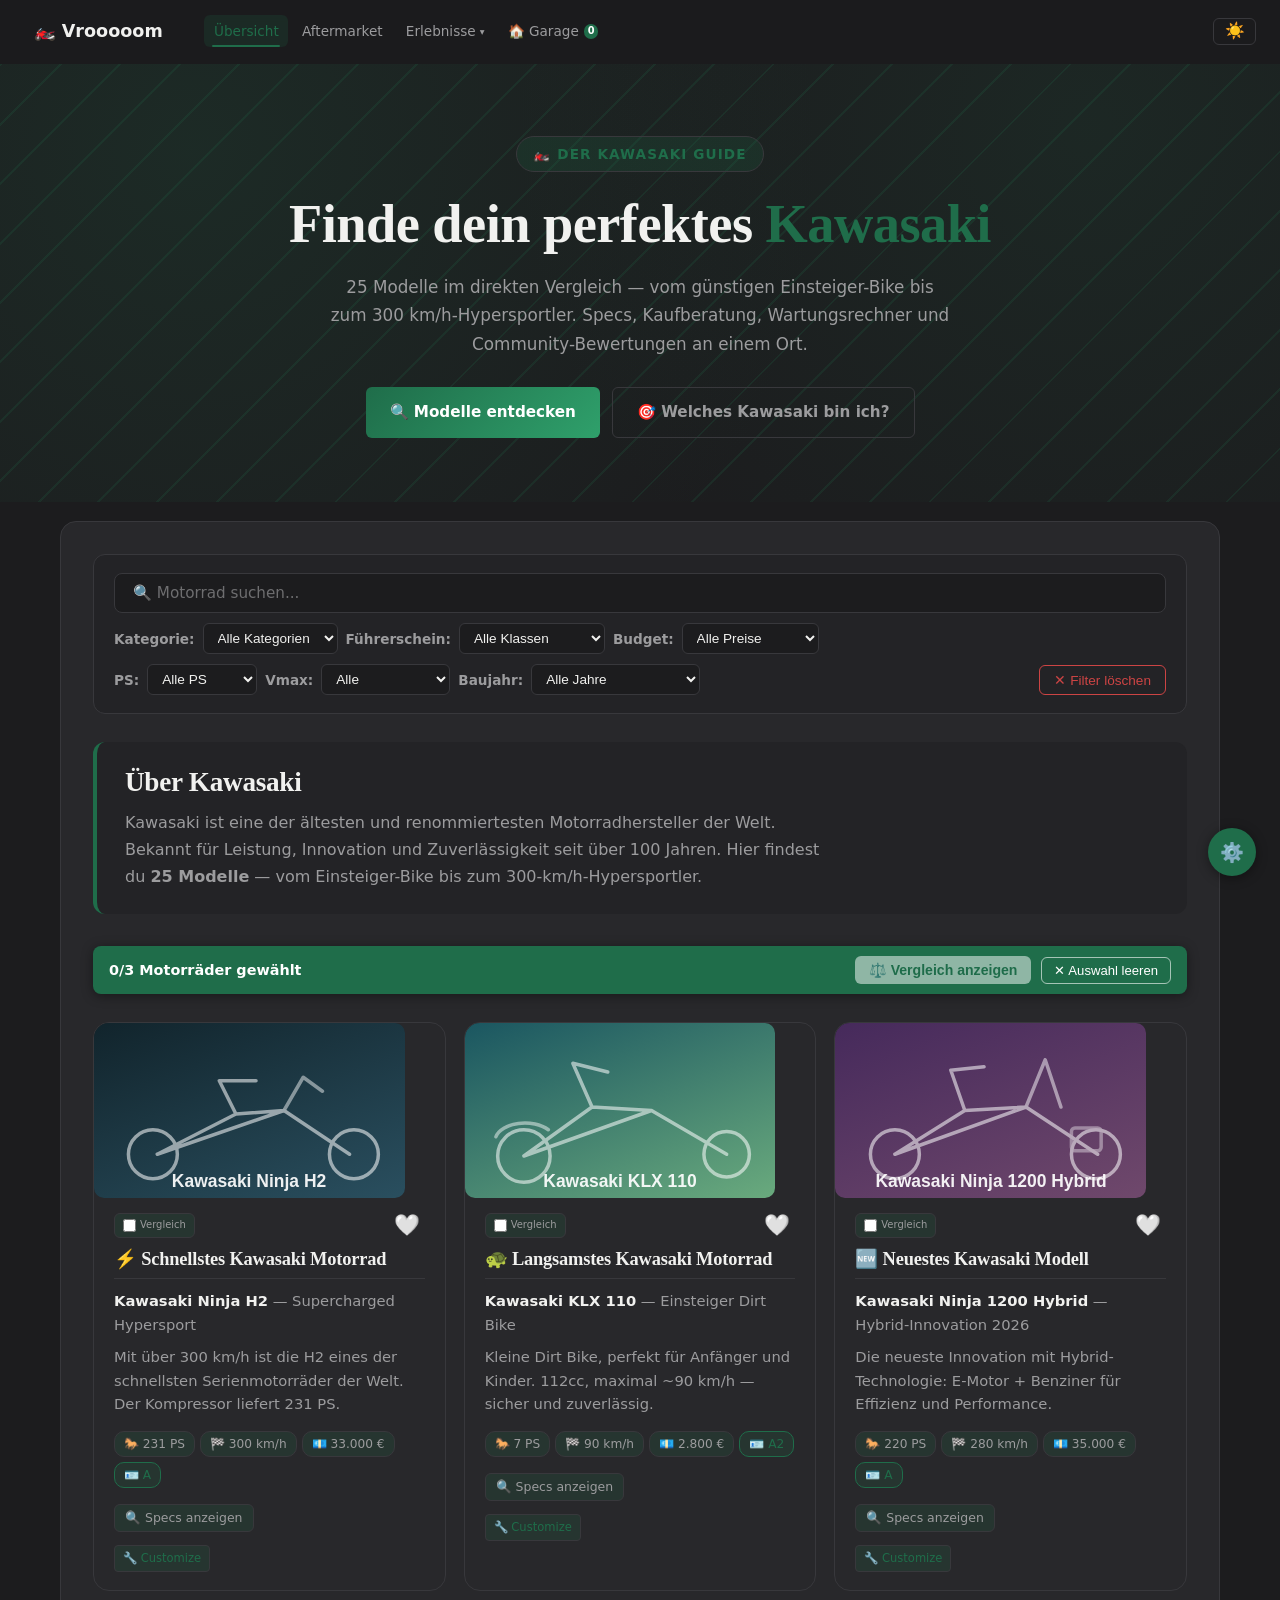
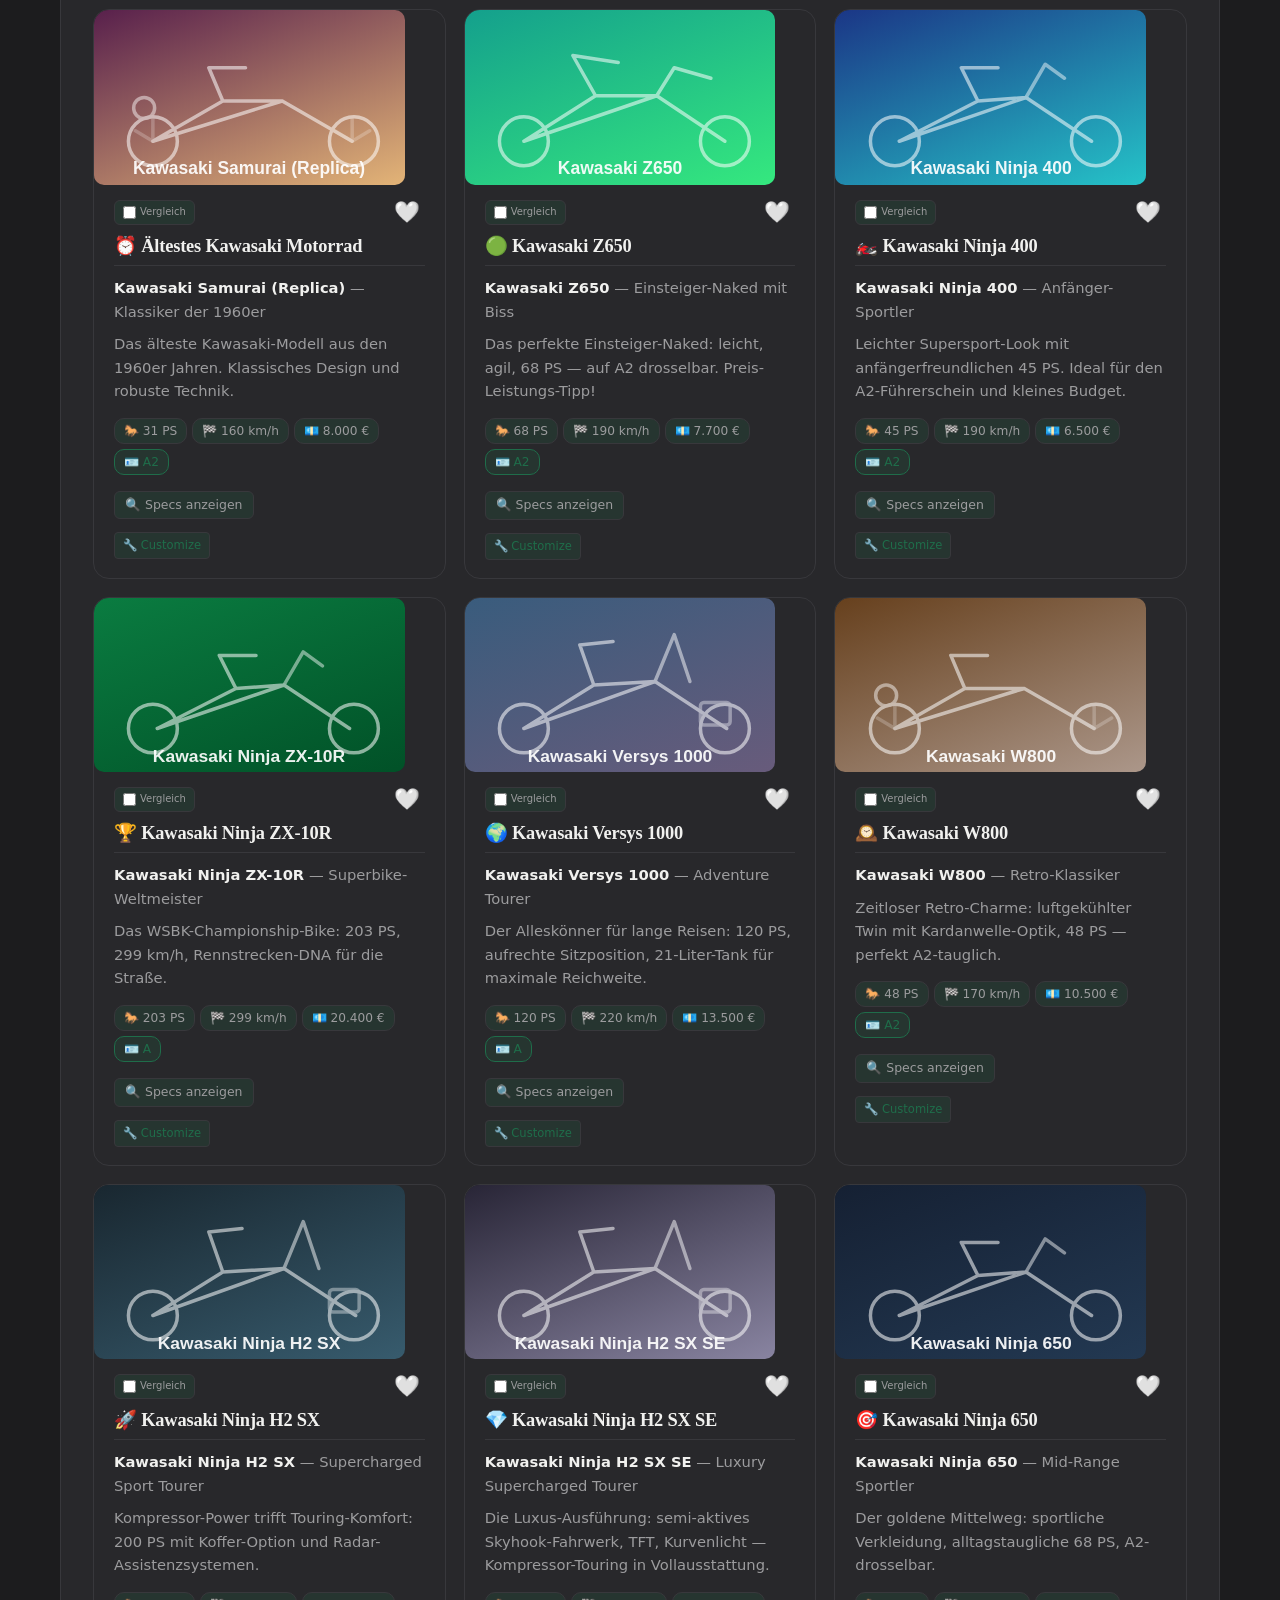
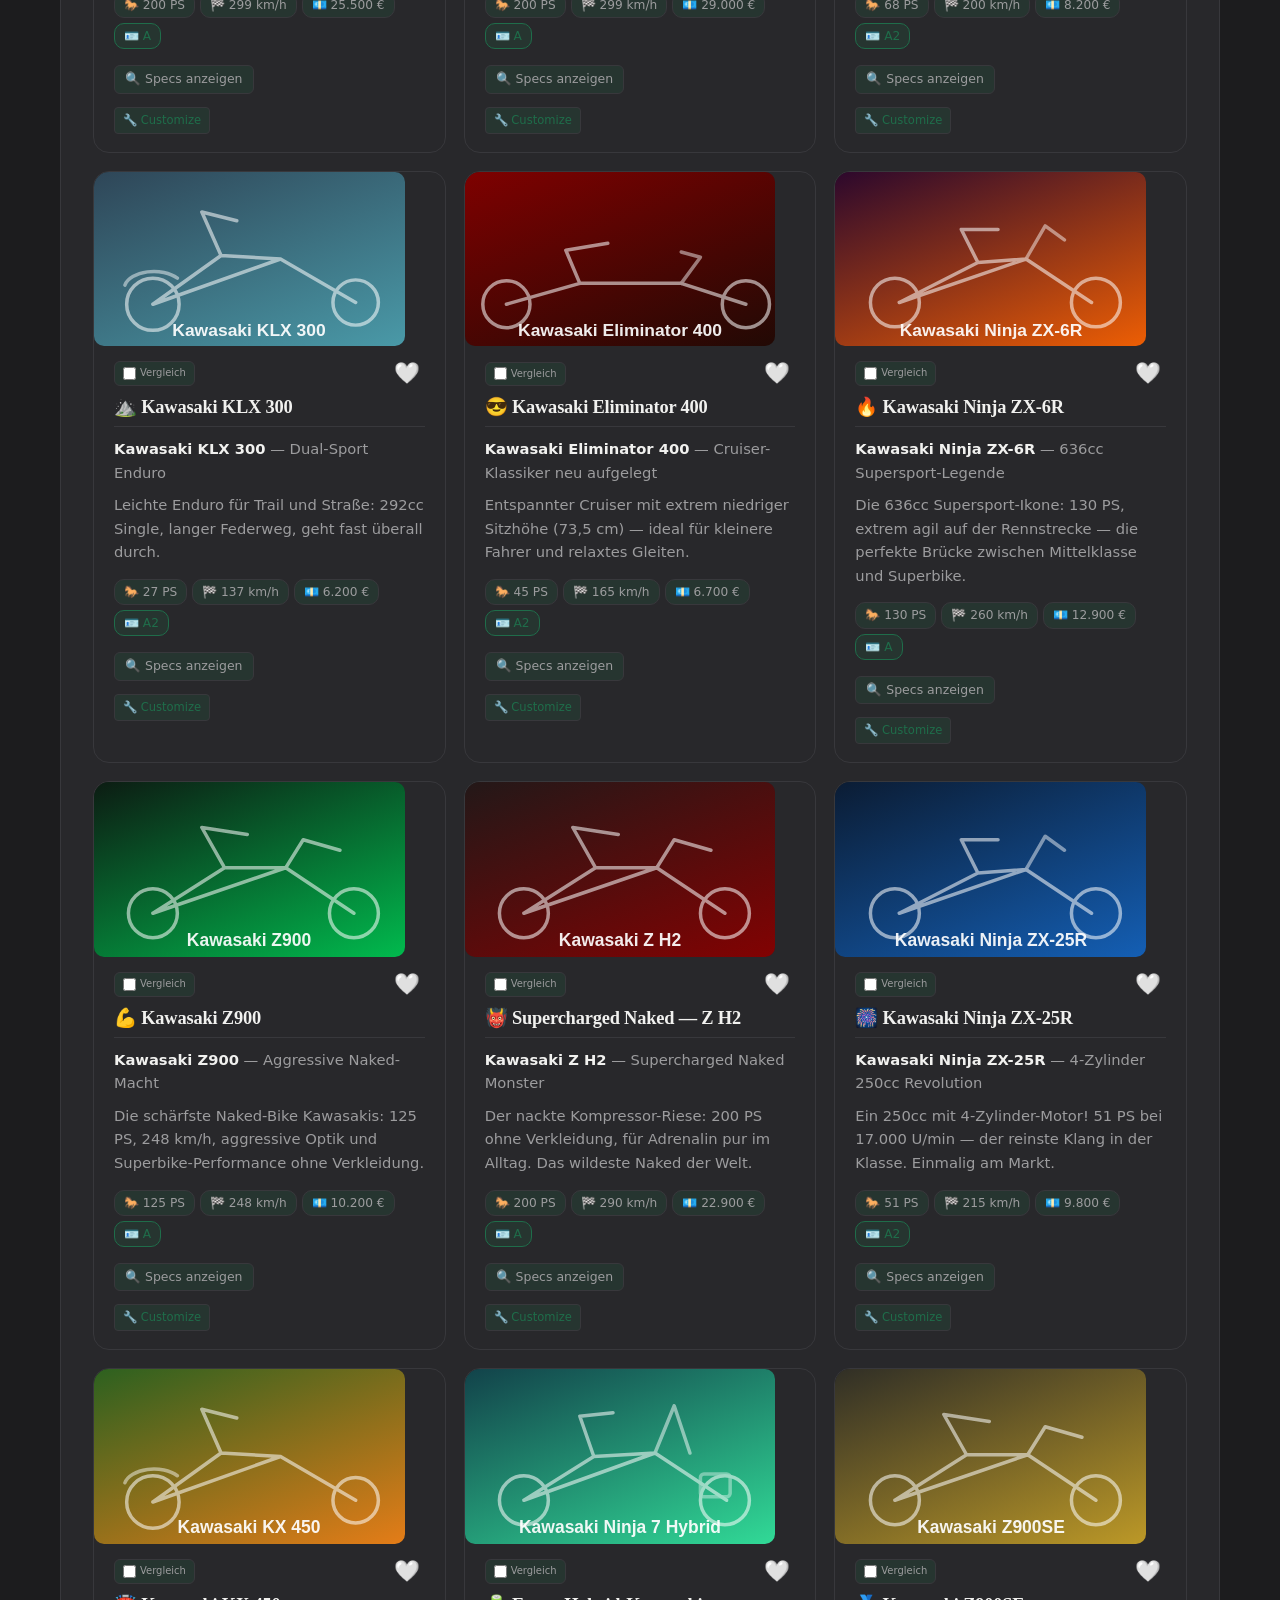
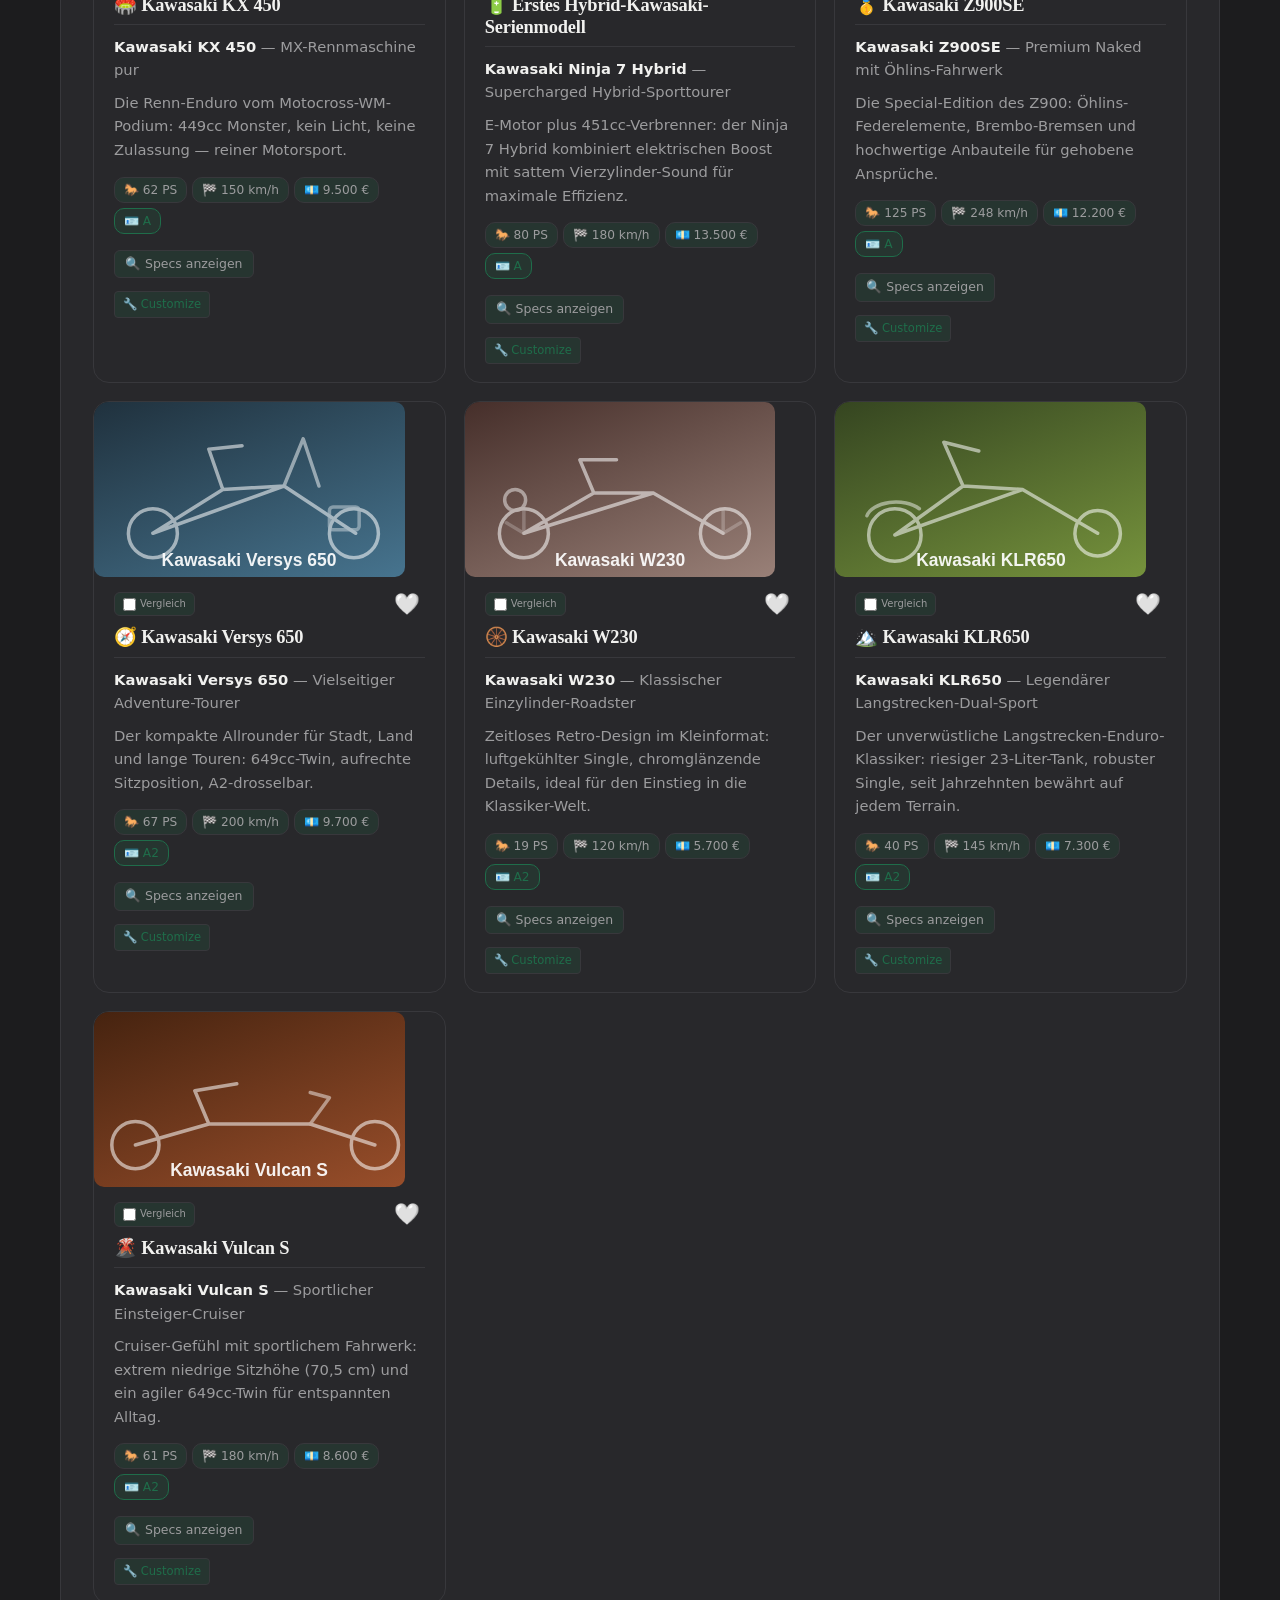
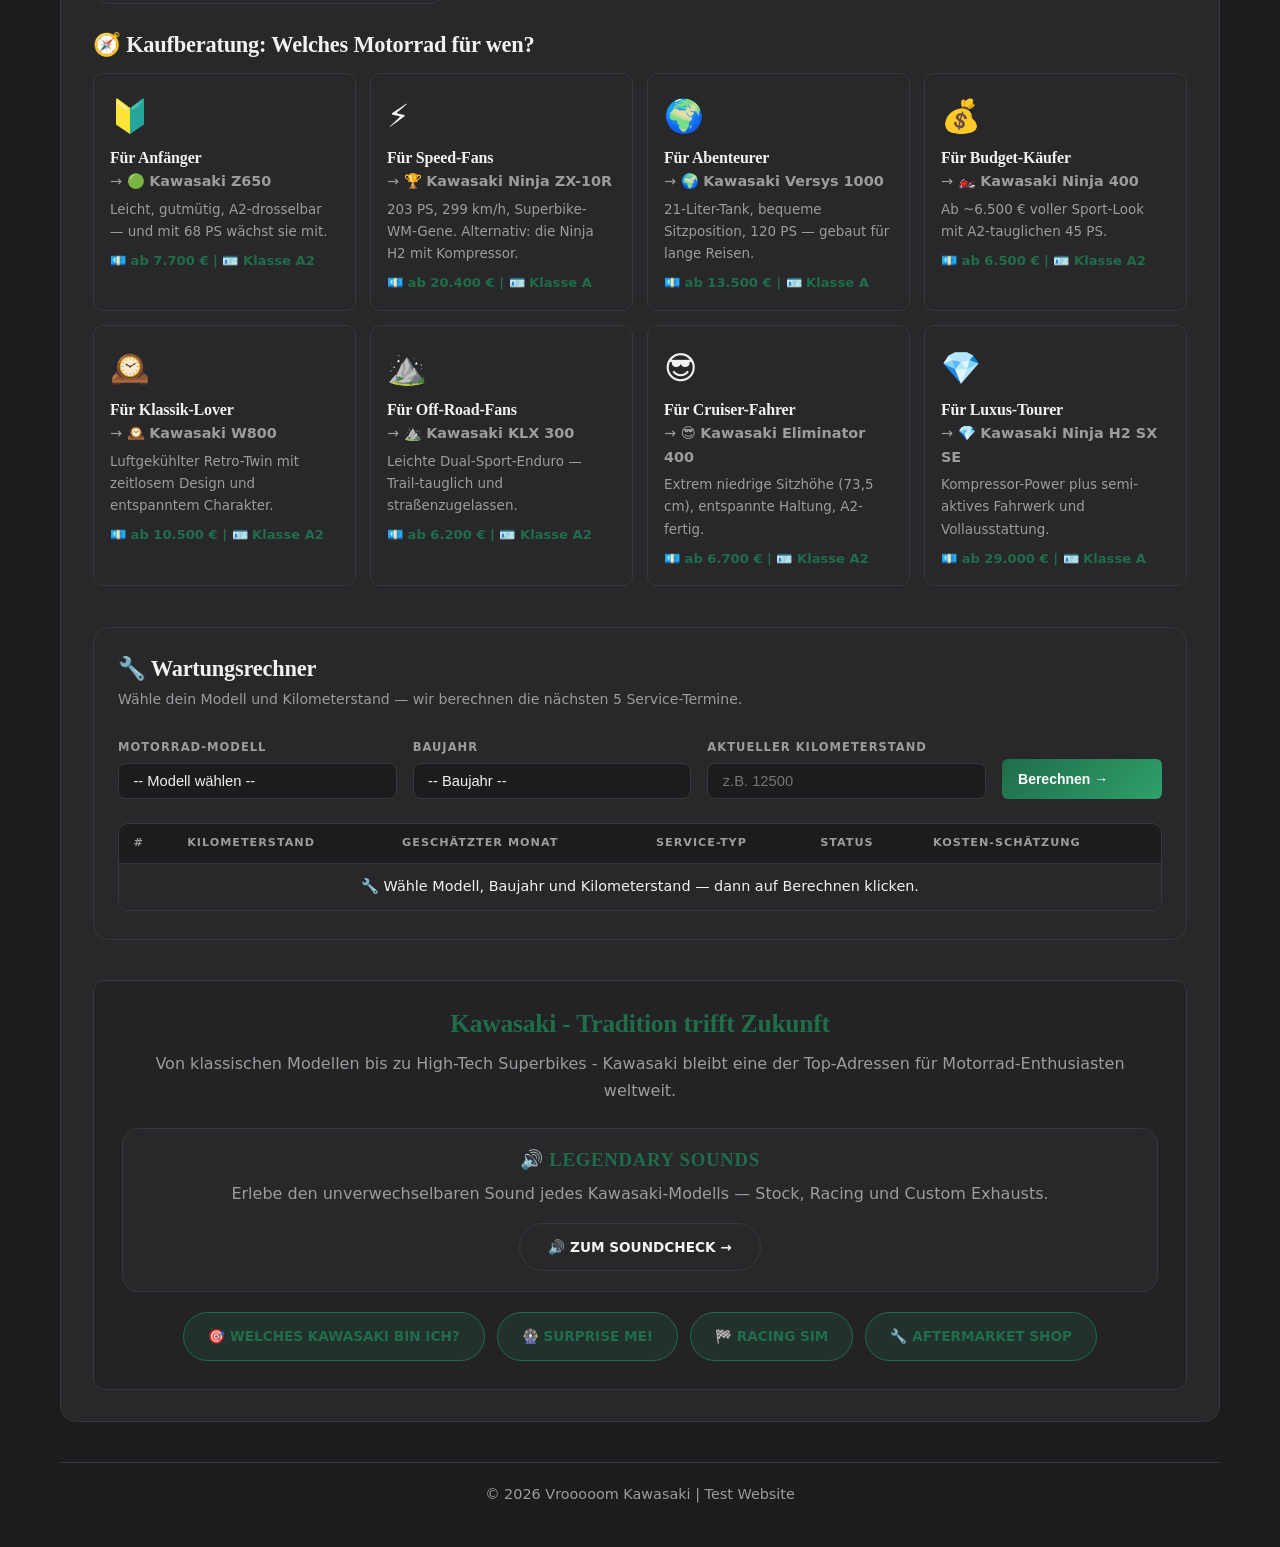
<file: index.html>
<!DOCTYPE html>
<html lang="de">
<head>
    <meta charset="UTF-8">
    <meta name="viewport" content="width=device-width, initial-scale=1.0">
    <title>Vrooooom - Kawasaki Motorräder | 25 Modelle</title>
    <link rel="icon" href="data:image/svg+xml,%3Csvg xmlns='http://www.w3.org/2000/svg' viewBox='0 0 100 100'%3E%3Crect width='100' height='100' rx='20' fill='%23080808'/%3E%3Ctext x='50' y='68' font-size='58' font-family='sans-serif' font-weight='800' text-anchor='middle' fill='%23ff6600'%3EK%3C/text%3E%3C/svg%3E">
    <link rel="stylesheet" href="styles.css">
    <link rel="stylesheet" href="design.css">
    <script>(function(){var t=localStorage.getItem('theme')||'dark';document.documentElement.setAttribute('data-theme',t);})();</script>
    <style>
/* ====================================================
   WARTUNGSRECHNER — Maintenance Calculator Styles
   ==================================================== */
.maintenance-section {
    margin: 2.5rem 0;
    background: var(--card-bg);
    border: 1px solid var(--border);
    border-radius: 16px;
    padding: 1.75rem 1.5rem;
}
.maintenance-section h2 {
    font-size: 1.4rem;
    font-weight: 800;
    color: var(--text);
    margin-bottom: 0.3rem;
}
.maintenance-section .maint-subtitle {
    color: var(--text-muted);
    font-size: 0.88rem;
    margin-bottom: 1.5rem;
}
.maint-controls {
    display: flex;
    gap: 1rem;
    flex-wrap: wrap;
    align-items: flex-end;
    margin-bottom: 1.5rem;
}
.maint-field {
    display: flex;
    flex-direction: column;
    gap: 0.35rem;
    flex: 1;
    min-width: 160px;
}
.maint-field label {
    font-size: 0.72rem;
    text-transform: uppercase;
    letter-spacing: 1px;
    color: var(--text-muted);
    font-weight: 600;
}
.maint-select {
    padding: 0.55rem 0.9rem;
    background: var(--bg);
    border: 1px solid var(--border);
    color: var(--text);
    border-radius: 8px;
    font-size: 0.92rem;
    cursor: pointer;
    outline: none;
    transition: border-color 0.2s;
    appearance: none;
}
.maint-select:focus {
    border-color: var(--accent);
}
.maint-info-bar {
    display: flex;
    gap: 1.25rem;
    flex-wrap: wrap;
    background: var(--bg);
    border: 1px solid var(--border);
    border-radius: 10px;
    padding: 0.85rem 1.1rem;
    margin-bottom: 1.5rem;
    align-items: center;
}
.maint-info-item {
    display: flex;
    flex-direction: column;
    gap: 0.1rem;
}
.maint-info-label {
    font-size: 0.65rem;
    text-transform: uppercase;
    letter-spacing: 1px;
    color: var(--text-subtle);
}
.maint-info-val {
    font-size: 1rem;
    font-weight: 700;
    color: var(--text);
}
.maint-info-val.accent {
    color: var(--accent);
}
.maint-info-divider {
    width: 1px;
    height: 32px;
    background: var(--border);
}
/* Results table */
.maint-table-wrap {
    overflow-x: auto;
    border-radius: 10px;
    border: 1px solid var(--border);
}
.maint-table {
    width: 100%;
    border-collapse: collapse;
    font-size: 0.85rem;
}
.maint-table thead tr {
    background: var(--bg);
    border-bottom: 1px solid var(--border);
}
.maint-table th {
    padding: 0.65rem 0.9rem;
    text-align: left;
    font-size: 0.7rem;
    text-transform: uppercase;
    letter-spacing: 1px;
    color: var(--text-muted);
    font-weight: 600;
    white-space: nowrap;
}
.maint-table td {
    padding: 0.7rem 0.9rem;
    border-bottom: 1px solid var(--border);
    vertical-align: middle;
    color: var(--text);
}
.maint-table tbody tr:last-child td {
    border-bottom: none;
}
.maint-table tbody tr:hover {
    background: var(--accent-dim);
}
/* Status badges */
.maint-status {
    display: inline-flex;
    align-items: center;
    gap: 0.3rem;
    padding: 0.2rem 0.5rem;
    border-radius: 4px;
    font-size: 0.75rem;
    font-weight: 700;
    white-space: nowrap;
}
.maint-status.overdue {
    background: rgba(34, 197, 94, 0.12);
    color: #22c55e;
    border: 1px solid rgba(34, 197, 94, 0.25);
}
.maint-status.soon {
    background: rgba(234, 179, 8, 0.12);
    color: #eab308;
    border: 1px solid rgba(234, 179, 8, 0.25);
}
.maint-status.later {
    background: var(--bg);
    color: var(--text-subtle);
    border: 1px solid var(--border);
}
.maint-service-type {
    display: flex;
    gap: 0.3rem;
    flex-wrap: wrap;
}
.maint-service-chip {
    display: inline-block;
    padding: 0.15rem 0.45rem;
    background: var(--accent-dim);
    color: var(--accent);
    border: 1px solid var(--border-hover);
    border-radius: 4px;
    font-size: 0.72rem;
    font-weight: 600;
}
.maint-placeholder {
    text-align: center;
    padding: 2rem;
    color: var(--text-muted);
    font-size: 0.9rem;
}
.maint-current-km {
    display: flex;
    gap: 0.5rem;
    align-items: center;
}
.maint-km-input {
    padding: 0.55rem 0.9rem;
    background: var(--bg);
    border: 1px solid var(--border);
    color: var(--text);
    border-radius: 8px;
    font-size: 0.92rem;
    outline: none;
    transition: border-color 0.2s;
    width: 120px;
}
.maint-km-input:focus {
    border-color: var(--accent);
}
/* ---- Dark mode: already inherited from var(--bg)/var(--card-bg) ---- */
/* Explicit dark overrides for table striping */
[data-theme="dark"] .maint-table tbody tr:nth-child(even) {
    background: rgba(255,255,255,0.02);
}
[data-theme="light"] .maint-table tbody tr:nth-child(even) {
    background: rgba(0,0,0,0.02);
}
[data-theme="light"] .maint-section .maint-select,
[data-theme="light"] .maint-km-input {
    background: #fff;
}
[data-theme="light"] .maint-info-bar {
    background: #f0f0f0;
}
[data-theme="light"] .maint-status.overdue { background: rgba(34,197,94,0.1); }
[data-theme="light"] .maint-status.soon    { background: rgba(234,179,8,0.1); }
[data-theme="light"] .maint-status.later   { background: #e5e5e5; color: #666; }
[data-theme="light"] .maint-service-chip {
    background: rgba(31,109,74,0.08);
}
/* ---- Responsive layout ---- */
@media (max-width: 768px) {
    .maint-controls { flex-wrap: wrap; }
    .maint-field { flex: 1 1 calc(50% - 0.5rem); min-width: 140px; }
    .maint-info-bar { gap: 0.75rem; }
    .maint-info-divider { display: none; }
}
@media (max-width: 600px) {
    .maint-controls { flex-direction: column; }
    .maint-field { min-width: 100%; flex: 1 1 100%; }
    .maint-info-bar { gap: 0.75rem; flex-wrap: wrap; }
    .maint-info-item { flex: 1 1 calc(50% - 0.5rem); }
    .maint-table th, .maint-table td { padding: 0.5rem 0.6rem; font-size: 0.78rem; }
    /* Hide estimated month on very small screens */
    .maint-table th:nth-child(3), .maint-table td:nth-child(3) { display: none; }
    /* Wrap service chips better */
    .maint-service-chip { font-size: 0.68rem; padding: 0.1rem 0.35rem; }
}

/* ====================================================
   HERO — reine CSS-Grafik (Gradient + Muster), kein
   externes Bild. Rein präsentational, ändert kein
   Verhalten der übrigen Seite.
   ==================================================== */
.hero {
    position: relative;
    overflow: hidden;
    padding: 4.5rem 1.5rem 4rem;
    text-align: center;
    isolation: isolate;
}

.hero-bg {
    position: absolute;
    inset: 0;
    z-index: -1;
    background:
        radial-gradient(circle at 15% 20%, var(--accent-dim), transparent 55%),
        radial-gradient(circle at 85% 15%, rgba(31,109,74,0.14), transparent 50%),
        repeating-linear-gradient(135deg, var(--accent-dim) 0 2px, transparent 2px 42px),
        var(--bg);
}

.hero-inner {
    max-width: 760px;
    margin: 0 auto;
}

.hero-eyebrow {
    display: inline-block;
    font-size: 0.85rem;
    font-weight: 700;
    letter-spacing: 0.08em;
    text-transform: uppercase;
    color: var(--accent);
    background: var(--accent-dim);
    border: 1px solid var(--border);
    border-radius: var(--radius-full, 999px);
    padding: 0.35rem 1rem;
    margin-bottom: 1.25rem;
}

.hero-title {
    font-size: var(--font-hero, clamp(2.1rem, 5vw, 3.4rem));
    font-weight: 800;
    line-height: var(--line-height-tight, 1.15);
    color: var(--text);
    margin-bottom: 1rem;
}

.hero-accent {
    color: var(--accent);
}

.hero-tagline {
    font-size: 1.05rem;
    line-height: 1.7;
    color: var(--text-muted);
    max-width: 620px;
    margin: 0 auto 1.75rem;
}

.hero-cta-row {
    display: flex;
    gap: 0.75rem;
    justify-content: center;
    flex-wrap: wrap;
}

.hero-cta,
.hero-cta-secondary {
    font-size: 0.95rem;
    padding: 0.75rem 1.5rem;
}

@media (max-width: 600px) {
    .hero { padding: 3rem 1rem 2.5rem; }
    .hero-cta-row { flex-direction: column; align-items: stretch; }
}

/* "Legendary Sounds"-Teaser + Erlebnis-Links (siehe .closing-Sektion): waren
   bisher rein inline gestylt (kein sichtbarer Button-Rahmen/Hover) — hier
   eine dezente, token-basierte Grundoptik + Hover, die bestehende
   Inline-Farbvarianten (background/border-color/color je Link) unverändert
   lässt. */
.btn-hear {
    display: inline-flex;
    border: 1px solid var(--border);
    border-radius: var(--radius-full, 999px);
    color: var(--text);
    font-weight: var(--fw-semibold, 600);
    text-decoration: none;
    cursor: pointer;
    transition: transform var(--dur-fast, 0.15s) var(--ease-standard, ease),
                box-shadow var(--dur-base, 0.25s) var(--ease-standard, ease),
                border-color var(--dur-fast, 0.15s) var(--ease-standard, ease);
}
.btn-hear:hover {
    border-color: var(--accent);
    box-shadow: var(--shadow-glow, var(--shadow-md));
    transform: translateY(-2px) scale(1.02);
}
.btn-hear:active { transform: translateY(0) scale(0.98); }

/* ====================================================
   GARAGE-NAV-WIDGET — Gamification (Garage/Achievements)
   ==================================================== */
.garage-nav-link {
    display: inline-flex;
    align-items: center;
    gap: 0.35rem;
}
.garage-nav-badge {
    display: inline-flex;
    align-items: center;
    justify-content: center;
    min-width: 1.15em;
    padding: 0 0.35em;
    background: var(--accent);
    color: #fff;
    border-radius: var(--radius-full, 999px);
    font-size: 0.72em;
    font-weight: 700;
    line-height: 1.5;
}
    </style>
</head>
<body>
    <!-- Gemeinsame Navbar (Single Source of Truth) — siehe navbar.js, das
         diesen Container sofort synchron mit identischem Markup befüllt.
         Der Fallback-Button unten existiert NUR, damit dark-mode.test.js /
         tests/polish-test.js#2 (statische fs.readFileSync-Prüfungen, kein
         DOM) weiterhin id="themeToggle" im Quelltext finden — navbar.js
         überschreibt ihn beim Mounten sofort mit demselben Button.
         data-theme-toggle="external": index.html verdrahtet den
         #themeToggle-Button weiterhin über seine eigene, testabhängige
         toggleDarkMode()-Logik weiter unten (dark-mode.test.js-Marker),
         navbar.js darf hier NICHT selbst verdrahten. -->
    <nav id="siteNavRoot" class="site-nav" data-theme-toggle="external"><button class="theme-toggle" id="themeToggle" aria-label="Theme umschalten">☀️</button></nav>
    <script src="navbar.js"></script>

    <!-- ===== HERO ===== -->
    <header class="hero js-reveal">
        <div class="hero-bg" aria-hidden="true"></div>
        <div class="hero-inner">
            <p class="hero-eyebrow">🏍️ Der Kawasaki Guide</p>
            <h1 class="hero-title">Finde dein perfektes <span class="hero-accent">Kawasaki</span></h1>
            <p class="hero-tagline">25 Modelle im direkten Vergleich — vom günstigen Einsteiger-Bike bis zum
                300&nbsp;km/h-Hypersportler. Specs, Kaufberatung, Wartungsrechner und Community-Bewertungen an
                einem Ort.</p>
            <div class="hero-cta-row">
                <a href="#bikesGrid" class="btn hero-cta">🔍 Modelle entdecken</a>
                <a href="quiz.html" class="btn btn-outline hero-cta-secondary">🎯 Welches Kawasaki bin ich?</a>
            </div>
        </div>
    </header>

    <div class="container">
        <main>
            <!-- ===== SEARCH & FILTER ===== -->
            <section class="search-filter-section" aria-label="Suche und Filter">
                <div class="search-bar-wrap">
                    <input type="search" id="searchInput" class="search-input" placeholder="🔍 Motorrad suchen..." aria-label="Motorrad nach Name suchen">
                </div>
                <div class="filter-row">
                    <label class="filter-label" for="filterCategory">Kategorie:</label>
                    <select id="filterCategory" class="filter-select" aria-label="Nach Kategorie filtern">
                        <option value="">Alle Kategorien</option>
                    </select>
                    <label class="filter-label" for="filterLicense">Führerschein:</label>
                    <select id="filterLicense" class="filter-select" aria-label="Nach Führerscheinklasse filtern">
                        <option value="">Alle Klassen</option>
                        <option value="A2">A2 (bis 48 PS)</option>
                        <option value="A">A (unbeschränkt)</option>
                    </select>
                    <label class="filter-label" for="filterBudget">Budget:</label>
                    <select id="filterBudget" class="filter-select" aria-label="Nach Budget filtern">
                        <option value="">Alle Preise</option>
                        <option value="b1">Bis 7.000 €</option>
                        <option value="b2">7.000–15.000 €</option>
                        <option value="b3">15.000 €+</option>
                    </select>
                </div>
                <div class="filter-row">
                    <label class="filter-label" for="filterPS">PS:</label>
                    <select id="filterPS" class="filter-select" aria-label="Nach PS filtern">
                        <option value="">Alle PS</option>
                        <option value="low">Bis 50 PS</option>
                        <option value="mid">51–150 PS</option>
                        <option value="high">150+ PS</option>
                    </select>
                    <label class="filter-label" for="filterVmax">Vmax:</label>
                    <select id="filterVmax" class="filter-select" aria-label="Nach Vmax filtern">
                        <option value="">Alle</option>
                        <option value="slow">Bis 100 km/h</option>
                        <option value="medium">100–200 km/h</option>
                        <option value="fast">200+ km/h</option>
                    </select>
                    <label class="filter-label" for="filterEra">Baujahr:</label>
                    <select id="filterEra" class="filter-select" aria-label="Nach Baujahr filtern">
                        <option value="">Alle Jahre</option>
                        <option value="classic">Klassiker (vor 1980)</option>
                        <option value="modern">Modern (1980–2010)</option>
                        <option value="new">Neu (2010+)</option>
                    </select>
                    <button id="clearFiltersBtn" class="btn-clear-filter" aria-label="Filter zurücksetzen">✕ Filter löschen</button>
                </div>
            </section>

            <section class="intro js-reveal">
                <h2>Über Kawasaki</h2>
                <p>Kawasaki ist eine der ältesten und renommiertesten Motorradhersteller der Welt. Bekannt für Leistung, Innovation und Zuverlässigkeit seit über 100 Jahren. Hier findest du <strong>25 Modelle</strong> — vom Einsteiger-Bike bis zum 300-km/h-Hypersportler.</p>
            </section>

            <!-- ===== FAVORITES SECTION ===== -->
            <section class="favorites-section" id="favoritesSection" aria-label="Meine Favoriten" hidden>
                <h2 class="favorites-title">❤️ Meine Favoriten</h2>
                <div class="facts favorites-grid" id="favoritesGrid"></div>
            </section>

            <!-- ===== COMPARE BAR ===== -->
            <div class="compare-bar" id="compareBar" aria-live="polite" hidden>
                <span class="compare-bar-info" id="compareBarInfo">0/3 Motorräder gewählt</span>
                <button class="btn-compare" id="btnCompare" aria-label="Vergleich anzeigen" disabled>⚖️ Vergleich anzeigen</button>
                <button class="btn-clear-compare" id="btnClearCompare" aria-label="Vergleichsauswahl leeren">✕ Auswahl leeren</button>
            </div>

            <section class="facts" id="bikesGrid" aria-label="Kawasaki Motorräder"></section>

            <div class="no-results" id="noResults" hidden aria-live="polite">
                <p>😔 Keine Motorräder gefunden. Versuche andere Suchbegriffe oder Filter.</p>
            </div>

            <!-- ===== KAUFBERATUNG SECTION ===== -->
            <section class="advice-section js-reveal" id="adviceSection" aria-label="Kaufberatung">
                <h2 class="advice-title">🧭 Kaufberatung: Welches Motorrad für wen?</h2>
                <div class="advice-grid" id="adviceGrid"></div>
            </section>

            <!-- ===== WARTUNGSRECHNER ===== -->
            <section class="maintenance-section js-reveal" id="maintenanceSection" aria-label="Wartungsrechner">
                <h2>🔧 Wartungsrechner</h2>
                <p class="maint-subtitle">Wähle dein Modell und Kilometerstand — wir berechnen die nächsten 5 Service-Termine.</p>

                <div class="maint-controls">
                    <div class="maint-field">
                        <label for="maintBikeSelect">Motorrad-Modell</label>
                        <select id="maintBikeSelect" class="maint-select" aria-label="Motorrad für Wartungsrechner wählen">
                            <option value="">-- Modell wählen --</option>
                            <!-- filled by JS from BIKES array -->
                        </select>
                    </div>
                    <div class="maint-field">
                        <label for="maintYear">Baujahr</label>
                        <select id="maintYear" class="maint-select" aria-label="Baujahr wählen">
                            <option value="">-- Baujahr --</option>
                            <!-- filled by JS: 1960-2026 -->
                        </select>
                    </div>
                    <div class="maint-field">
                        <label for="maintCurrentKm">Aktueller Kilometerstand</label>
                        <input type="number" id="maintCurrentKm" class="maint-km-input" placeholder="z.B. 12500" min="0" max="999999" aria-label="Aktueller Kilometerstand" style="width:100%;">
                    </div>
                    <div class="maint-field" style="flex:0 0 auto;">
                        <label>&nbsp;</label>
                        <button class="btn" id="maintCalcBtn" onclick="calculateMaintenance()" style="height:2.45rem;">Berechnen →</button>
                    </div>
                </div>

                <!-- Info bar: shows detected cc, era, base interval -->
                <div class="maint-info-bar" id="maintInfoBar" style="display:none;">
                    <div class="maint-info-item">
                        <span class="maint-info-label">Modell</span>
                        <span class="maint-info-val" id="maintInfoName">—</span>
                    </div>
                    <div class="maint-info-divider"></div>
                    <div class="maint-info-item">
                        <span class="maint-info-label">Hubraum</span>
                        <span class="maint-info-val accent" id="maintInfoCC">—</span>
                    </div>
                    <div class="maint-info-divider"></div>
                    <div class="maint-info-item">
                        <span class="maint-info-label">Era</span>
                        <span class="maint-info-val" id="maintInfoEra">—</span>
                    </div>
                    <div class="maint-info-divider"></div>
                    <div class="maint-info-item">
                        <span class="maint-info-label">Basis-Intervall</span>
                        <span class="maint-info-val accent" id="maintInfoInterval">—</span>
                    </div>
                    <div class="maint-info-divider"></div>
                    <div class="maint-info-item">
                        <span class="maint-info-label">Modifier</span>
                        <span class="maint-info-val" id="maintInfoModifier">—</span>
                    </div>
                </div>

                <!-- Results table -->
                <div class="maint-table-wrap">
                    <table class="maint-table" id="maintTable" aria-label="Service-Termin-Tabelle">
                        <thead>
                            <tr>
                                <th>#</th>
                                <th>Kilometerstand</th>
                                <th>Geschätzter Monat</th>
                                <th>Service-Typ</th>
                                <th>Status</th>
                                <th>Kosten-Schätzung</th>
                            </tr>
                        </thead>
                        <tbody id="maintTableBody">
                            <tr><td colspan="6" class="maint-placeholder">🔧 Wähle Modell, Baujahr und Kilometerstand — dann auf Berechnen klicken.</td></tr>
                        </tbody>
                    </table>
                </div>
            </section>

            <section class="closing js-reveal">
                <h2>Kawasaki - Tradition trifft Zukunft</h2>
                <p>Von klassischen Modellen bis zu High-Tech Superbikes - Kawasaki bleibt eine der Top-Adressen für Motorrad-Enthusiasten weltweit.</p>
                <div class="legendary-sounds-teaser" style="margin-top:24px;padding:20px 24px;border:1px solid var(--border);border-radius:var(--radius-lg, 12px);background:var(--card-bg);text-align:center;">
                    <h3 style="letter-spacing:0.04em;color:var(--accent);margin-bottom:8px;">🔊 LEGENDARY SOUNDS</h3>
                    <p style="margin-bottom:16px;">Erlebe den unverwechselbaren Sound jedes Kawasaki-Modells — Stock, Racing und Custom Exhausts.</p>
                    <a href="soundcheck.html" class="btn-hear" style="display:inline-flex;align-items:center;gap:8px;padding:12px 28px;font-size:0.85em;">🔊 ZUM SOUNDCHECK →</a>
                </div>
                <div style="margin-top:20px;display:flex;gap:12px;flex-wrap:wrap;justify-content:center;">
                    <a href="quiz.html" class="btn-hear" style="display:inline-flex;align-items:center;gap:8px;padding:12px 24px;font-size:0.85em;background:var(--accent-dim);border-color:var(--accent);color:var(--accent);">🎯 WELCHES KAWASAKI BIN ICH?</a>
                    <a href="wheel.html" class="btn-hear" style="display:inline-flex;align-items:center;gap:8px;padding:12px 24px;font-size:0.85em;background:var(--accent-dim);border-color:var(--accent);color:var(--accent);">🎡 SURPRISE ME!</a>
                    <a href="race.html" class="btn-hear" style="display:inline-flex;align-items:center;gap:8px;padding:12px 24px;font-size:0.85em;background:var(--accent-dim);border-color:var(--accent);color:var(--accent);">🏁 RACING SIM</a>
                    <a href="shop.html" class="btn-hear" style="display:inline-flex;align-items:center;gap:8px;padding:12px 24px;font-size:0.85em;background:var(--accent-dim);border-color:var(--accent);color:var(--accent);">🔧 AFTERMARKET SHOP</a>
                </div>
            </section>
        </main>
        <footer><p>&copy; 2026 Vrooooom Kawasaki | Test Website</p></footer>
    </div>

    <!-- ===== SPEC MODAL ===== -->
    <div class="modal-overlay" id="specModal" role="dialog" aria-modal="true" aria-labelledby="modalTitle" aria-hidden="true">
        <div class="modal-content">
            <button class="modal-close" id="modalCloseBtn" aria-label="Modal schließen" title="Schließen">&times;</button>
            <div class="modal-header">
                <span class="modal-icon" id="modalIcon" aria-hidden="true">⚡</span>
                <h2 id="modalTitle">Motorrad</h2>
                <p class="modal-subtitle" id="modalSubtitle"></p>
            </div>
            <div class="modal-body">
                <div class="gallery" aria-roledescription="Karussell" aria-label="Bildergalerie">
                    <div class="gallery-viewport" id="galleryViewport"></div>
                    <button class="gallery-btn gallery-prev" id="galleryPrev" aria-label="Vorheriges Bild">&#10094;</button>
                    <button class="gallery-btn gallery-next" id="galleryNext" aria-label="Nächstes Bild">&#10095;</button>
                    <div class="gallery-footer">
                        <span class="gallery-counter" id="galleryCounter" aria-live="polite">1/1</span>
                        <button class="gallery-autoplay" id="galleryAutoplay" aria-label="Auto-Play starten" aria-pressed="false" title="Auto-Play">▶ Auto</button>
                    </div>
                </div>

                <div class="modal-advice-banner" id="modalAdviceBanner" hidden></div>

                <div class="modal-actions">
                    <button class="btn-youtube" id="modalYoutubeBtn" aria-label="YouTube Video öffnen" title="YouTube Video in neuem Tab öffnen">
                        ▶ YouTube Video
                    </button>
                    <button class="btn-modal-fav" id="modalFavBtn" aria-label="Zu Favoriten hinzufügen" title="Favorit">
                        🤍 Favorit
                    </button>
                </div>

                <div class="specs-grid" id="specsGrid"></div>

                <details class="extended-specs" id="extendedSpecsSection">
                    <summary class="extended-specs-toggle" aria-label="Erweiterte Spezifikationen ein-/ausklappen">
                        🔧 Erweiterte Spezifikationen
                    </summary>
                    <div class="specs-grid extended-specs-grid" id="extendedSpecsGrid"></div>
                </details>

                <div class="review-section" id="reviewSection">
                    <h3 class="review-title">⭐ Bewertung &amp; Review</h3>
                    <div class="avg-rating-display" id="avgRatingDisplay" hidden></div>
                    <div class="star-input" id="starInput" role="group" aria-label="Sternebewertung (1–5)">
                        <button class="star-btn" data-star="1" aria-label="1 Stern">★</button>
                        <button class="star-btn" data-star="2" aria-label="2 Sterne">★</button>
                        <button class="star-btn" data-star="3" aria-label="3 Sterne">★</button>
                        <button class="star-btn" data-star="4" aria-label="4 Sterne">★</button>
                        <button class="star-btn" data-star="5" aria-label="5 Sterne">★</button>
                        <span class="star-hint" id="starHint">Deine Bewertung</span>
                    </div>
                    <textarea class="review-textarea" id="reviewTextarea" placeholder="Dein Review (optional)..." maxlength="300" aria-label="Review Text eingeben" rows="3"></textarea>
                    <button class="btn-save-review" id="btnSaveReview" aria-label="Review speichern">💾 Review speichern</button>
                    <div class="reviews-list" id="reviewsList"></div>
                </div>
            </div>
        </div>
    </div>

    <!-- ===== COMPARE MODAL ===== -->
    <div class="modal-overlay" id="compareModal" role="dialog" aria-modal="true" aria-labelledby="compareModalTitle" aria-hidden="true">
        <div class="modal-content modal-content-wide">
            <button class="modal-close" id="compareModalCloseBtn" aria-label="Vergleich schließen" title="Schließen">&times;</button>
            <div class="modal-header">
                <span class="modal-icon" aria-hidden="true">⚖️</span>
                <h2 id="compareModalTitle">Motorrad Vergleich</h2>
                <p class="modal-subtitle">Seite-an-Seite mit Preis-Leistungs-Bewertung</p>
            </div>
            <div class="modal-body compare-modal-body">
                <div class="best-value-banner" id="bestValueBanner" hidden></div>
                <div class="compare-table-wrap">
                    <table class="compare-table" id="compareTable" aria-label="Motorrad Vergleichstabelle">
                        <thead id="compareTableHead"></thead>
                        <tbody id="compareTableBody"></tbody>
                    </table>
                </div>
                <p class="compare-legend">
                    <span class="compare-legend-best">■ Bester Wert</span>
                    <span class="compare-legend-worst">■ Schlechtester Wert</span>
                    <span class="compare-legend-pct">±% = Unterschied zum besten Wert</span>
                </p>
                <div class="compare-advice" id="compareAdvice"></div>
            </div>
        </div>
    </div>

    <script src="bike-image.js"></script>
    <script>
        'use strict';

        /* ==========================================
           Bike Database — 25 Kawasaki Modelle
           ========================================== */

        /**
         * Baut die Galerie-Folien eines Motorrads. Die erste Folie bevorzugt
         * ein echtes Foto (images/bikes/<id>.jpg, siehe renderSlides()'
         * Fallback-Kette) und trägt zusätzlich `fallbackSrc` — eine
         * kategorie-spezifische, selbst erzeugte SVG-Illustration aus dem
         * geteilten bike-image.js (siehe dort), gefärbt mit der bike-eigenen
         * Gradientfarbe g1/g2 statt der Kategorie-Standardfarbe.
         * @param {string} name - Anzuzeigender Modellname.
         * @param {string} emoji - Icon-Emoji als letzte Fallback-Stufe.
         * @param {string} g1 - Erste Gradient-Hexfarbe (ohne '#').
         * @param {string} g2 - Zweite Gradient-Hexfarbe (ohne '#').
         * @param {string} category - Kategorie (steuert die SVG-Silhouette).
         * @returns {Array<Object>} Liste von Galerie-Folien-Objekten.
         */
        function makeSlides(name, emoji, g1, g2, category) {
            var svgFallback = BikeImage.buildCategorySvg({ name: name, category: category, g1: g1, g2: g2 });
            return [
                { type: 'img', src: svgFallback, fallbackSrc: null, caption: name + ' – Seitenansicht', gradient: 'linear-gradient(135deg, #' + g1 + ', #' + g2 + ')' },
                { type: 'emoji', emoji: emoji, caption: name + ' unterwegs', gradient: 'linear-gradient(135deg, #' + g2 + ', #' + g1 + ')' },
                { type: 'emoji', emoji: '🔧', caption: 'Technik im Detail', gradient: 'linear-gradient(135deg, #232526, #414345)' }
            ];
        }

        // Full data model: raw numeric fields for filtering/compare/race + rendered spec maps
        function makeBike(d) {
            return {
                name: d.name,
                subtitle: d.subtitle,
                icon: d.icon,
                category: d.category,
                license: d.license,
                g1: d.g1, g2: d.g2,
                youtubeUrl: 'https://www.youtube.com/results?search_query=' + encodeURIComponent(d.youtubeSearchQuery),
                psRaw: d.ps, kwRaw: d.kw, vmaxRaw: d.vmax, yearRaw: d.year,
                priceRaw: d.price, weightRaw: d.weight, accelRaw: d.accel,
                torqueRaw: d.torque, consumptionRaw: d.consumption,
                advice: d.advice,
                headline: d.headline || null,
                blurb: d.blurb,
                specs: {
                    'Kategorie': d.category + ' (Klasse ' + d.license + ')',
                    'Motor': d.engine,
                    'Leistung': d.ps + ' PS (' + d.kw + ' kW)',
                    'Drehmoment': d.torque + ' Nm',
                    'Gewicht (trocken)': d.weight + ' kg',
                    'Höchstgeschwindigkeit': d.vmax + ' km/h',
                    '0–100 km/h': d.accel ? '~' + d.accel.toFixed(1) + ' s' : 'N/A',
                    'Modelljahr': String(d.year),
                    'Kaufpreis (UVP ca.)': d.price.toLocaleString('de-DE') + ' €'
                },
                extendedSpecs: {
                    'Hubraum': d.cc + ' cc',
                    'Getriebe': d.transmission,
                    'Verbrauch': d.consumption.toFixed(1) + ' L/100km',
                    'Kraftstofftank': d.tank + ' Liter',
                    'Sitzhöhe': d.seatHeight + ' cm',
                    'Bremsen vorn': d.brakes.front,
                    'Bremsen hinten': d.brakes.rear,
                    'Reifen': d.tires,
                    'Führerscheinklasse': d.license
                },
                slides: makeSlides(d.name, d.icon, d.g1, d.g2, d.category)
            };
        }

        var BIKES = {
            h2: makeBike({
                name: 'Kawasaki Ninja H2', subtitle: 'Supercharged Hypersport', icon: '⚡',
                category: 'Hypersportler', license: 'A',
                headline: '⚡ Schnellstes Kawasaki Motorrad',
                blurb: 'Mit über 300 km/h ist die H2 eines der schnellsten Serienmotorräder der Welt. Der Kompressor liefert 231 PS.',
                engine: '1340cc Supercharged 4-Zylinder, 4-Takt', cc: 1340,
                ps: 231, kw: 170, torque: 141, weight: 216, vmax: 300, accel: 3.0,
                seatHeight: 82.5, tank: 17, consumption: 8.2, transmission: 'Manuell (6-Gang)',
                brakes: { front: 'Doppelscheibe 330mm, Brembo Stylema', rear: 'Scheibe 250mm' },
                tires: '120/70 ZR17 + 200/55 ZR17', year: 2015, price: 33000,
                youtubeSearchQuery: 'Kawasaki Ninja H2 Review',
                advice: 'Für extreme Speed-Enthusiasten mit großem Budget',
                g1: '0f2027', g2: '2c5364'
            }),
            klx110: makeBike({
                name: 'Kawasaki KLX 110', subtitle: 'Einsteiger Dirt Bike', icon: '🐢',
                category: 'Off-Road', license: 'A2',
                headline: '🐢 Langsamstes Kawasaki Motorrad',
                blurb: 'Kleine Dirt Bike, perfekt für Anfänger und Kinder. 112cc, maximal ~90 km/h — sicher und zuverlässig.',
                engine: '112cc Einzylinder, 4-Takt', cc: 112,
                ps: 7, kw: 5.4, torque: 8, weight: 76, vmax: 90, accel: 0,
                seatHeight: 68, tank: 3.8, consumption: 2.5, transmission: 'Halbautomatik (4-Gang)',
                brakes: { front: 'Trommel', rear: 'Trommel' },
                tires: '2.50-14 + 3.00-12', year: 2008, price: 2800,
                youtubeSearchQuery: 'Kawasaki KLX 110 Dirt Bike',
                advice: 'Für Kinder & absolute Off-Road-Einsteiger',
                g1: '134e5e', g2: '71b280'
            }),
            hybrid1200: makeBike({
                name: 'Kawasaki Ninja 1200 Hybrid', subtitle: 'Hybrid-Innovation 2026', icon: '🆕',
                category: 'Sport Tourer', license: 'A',
                headline: '🆕 Neuestes Kawasaki Modell',
                blurb: 'Die neueste Innovation mit Hybrid-Technologie: E-Motor + Benziner für Effizienz und Performance.',
                engine: '1200cc Hybrid (Benzin + Elektro)', cc: 1198,
                ps: 220, kw: 162, torque: 220, weight: 227, vmax: 280, accel: 3.2,
                seatHeight: 84, tank: 19, consumption: 5.4, transmission: 'Automatisch (E-Assist)',
                brakes: { front: 'Doppelscheibe, Brembo Monobloc', rear: 'Scheibe, regenerativ' },
                tires: '120/70 ZR17 + 190/55 ZR17', year: 2026, price: 35000,
                youtubeSearchQuery: 'Kawasaki Ninja Hybrid 2026',
                advice: 'Für Tech-Pioniere & effiziente Vielfahrer',
                g1: '42275a', g2: '734b6d'
            }),
            samurai: makeBike({
                name: 'Kawasaki Samurai (Replica)', subtitle: 'Klassiker der 1960er', icon: '⏰',
                category: 'Klassiker', license: 'A2',
                headline: '⏰ Ältestes Kawasaki Motorrad',
                blurb: 'Das älteste Kawasaki-Modell aus den 1960er Jahren. Klassisches Design und robuste Technik.',
                engine: '250cc 2-Zylinder, 2-Takt', cc: 247,
                ps: 31, kw: 23, torque: 25, weight: 145, vmax: 160, accel: 0,
                seatHeight: 78, tank: 13, consumption: 6.0, transmission: 'Manuell (5-Gang)',
                brakes: { front: 'Trommel', rear: 'Trommel' },
                tires: '3.00-18 + 3.25-18', year: 1966, price: 8000,
                youtubeSearchQuery: 'Kawasaki Samurai A1 1960s Classic',
                advice: 'Für Sammler & Nostalgie-Fans',
                g1: '4b1248', g2: 'f0c27b'
            }),
            z650: makeBike({
                name: 'Kawasaki Z650', subtitle: 'Einsteiger-Naked mit Biss', icon: '🟢',
                category: 'Naked', license: 'A2',
                blurb: 'Das perfekte Einsteiger-Naked: leicht, agil, 68 PS — auf A2 drosselbar. Preis-Leistungs-Tipp!',
                engine: '649cc 2-Zylinder Reihenmotor, 4-Takt', cc: 649,
                ps: 68, kw: 50, torque: 64, weight: 168, vmax: 190, accel: 4.2,
                seatHeight: 79, tank: 15, consumption: 4.3, transmission: 'Manuell (6-Gang)',
                brakes: { front: 'Doppelscheibe 300mm', rear: 'Scheibe 220mm' },
                tires: '120/70 ZR17 + 160/60 ZR17', year: 2024, price: 7700,
                youtubeSearchQuery: 'Kawasaki Z650 Review',
                advice: 'Für Anfänger — bester Allrounder zum Start',
                g1: '11998e', g2: '38ef7d'
            }),
            ninja400: makeBike({
                name: 'Kawasaki Ninja 400', subtitle: 'Anfänger-Sportler', icon: '🏍️',
                category: 'Sportler', license: 'A2',
                blurb: 'Leichter Supersport-Look mit anfängerfreundlichen 45 PS. Ideal für den A2-Führerschein und kleines Budget.',
                engine: '399cc 2-Zylinder Reihenmotor, 4-Takt', cc: 399,
                ps: 45, kw: 33, torque: 38, weight: 168, vmax: 190, accel: 4.8,
                seatHeight: 78.5, tank: 14, consumption: 3.9, transmission: 'Manuell (6-Gang)',
                brakes: { front: 'Scheibe 310mm', rear: 'Scheibe 220mm' },
                tires: '110/70-17 + 150/60-17', year: 2023, price: 6500,
                youtubeSearchQuery: 'Kawasaki Ninja 400 Review',
                advice: 'Für Budget-Käufer & Sport-Einsteiger',
                g1: '1a2980', g2: '26d0ce'
            }),
            zx10r: makeBike({
                name: 'Kawasaki Ninja ZX-10R', subtitle: 'Superbike-Weltmeister', icon: '🏆',
                category: 'Supersportler', license: 'A',
                blurb: 'Das WSBK-Championship-Bike: 203 PS, 299 km/h, Rennstrecken-DNA für die Straße.',
                engine: '998cc 4-Zylinder Reihenmotor, 4-Takt', cc: 998,
                ps: 203, kw: 149.3, torque: 114.9, weight: 186, vmax: 299, accel: 2.9,
                seatHeight: 83.5, tank: 17, consumption: 6.9, transmission: 'Manuell (6-Gang, Quickshifter)',
                brakes: { front: 'Doppelscheibe 330mm, Brembo M50', rear: 'Scheibe 220mm' },
                tires: '120/70 ZR17 + 190/55 ZR17', year: 2024, price: 20400,
                youtubeSearchQuery: 'Kawasaki Ninja ZX-10R Review',
                advice: 'Für Speed-Fans & Rennstrecken-Fahrer',
                g1: '0b8043', g2: '004d25'
            }),
            versys1000: makeBike({
                name: 'Kawasaki Versys 1000', subtitle: 'Adventure Tourer', icon: '🌍',
                category: 'Adventure', license: 'A',
                blurb: 'Der Alleskönner für lange Reisen: 120 PS, aufrechte Sitzposition, 21-Liter-Tank für maximale Reichweite.',
                engine: '1043cc 4-Zylinder Reihenmotor, 4-Takt', cc: 1043,
                ps: 120, kw: 88.2, torque: 102, weight: 235, vmax: 220, accel: 3.9,
                seatHeight: 84, tank: 21, consumption: 5.6, transmission: 'Manuell (6-Gang)',
                brakes: { front: 'Doppelscheibe 310mm', rear: 'Scheibe 250mm' },
                tires: '120/70 ZR17 + 180/55 ZR17', year: 2024, price: 13500,
                youtubeSearchQuery: 'Kawasaki Versys 1000 Review',
                advice: 'Für Abenteurer & Langstrecken-Touren',
                g1: '355c7d', g2: '6c5b7b'
            }),
            w800: makeBike({
                name: 'Kawasaki W800', subtitle: 'Retro-Klassiker', icon: '🕰️',
                category: 'Klassiker', license: 'A2',
                blurb: 'Zeitloser Retro-Charme: luftgekühlter Twin mit Kardanwelle-Optik, 48 PS — perfekt A2-tauglich.',
                engine: '773cc 2-Zylinder Reihenmotor, 4-Takt, luftgekühlt', cc: 773,
                ps: 48, kw: 35, torque: 62.9, weight: 202, vmax: 170, accel: 6.0,
                seatHeight: 79, tank: 15, consumption: 4.7, transmission: 'Manuell (5-Gang)',
                brakes: { front: 'Scheibe 320mm', rear: 'Scheibe 270mm' },
                tires: '100/90-19 + 130/80-18', year: 2024, price: 10500,
                youtubeSearchQuery: 'Kawasaki W800 Review',
                advice: 'Für Klassik-Lover & entspannte Cruiser',
                g1: '603813', g2: 'b29f94'
            }),
            h2sx: makeBike({
                name: 'Kawasaki Ninja H2 SX', subtitle: 'Supercharged Sport Tourer', icon: '🚀',
                category: 'Sport Tourer', license: 'A',
                blurb: 'Kompressor-Power trifft Touring-Komfort: 200 PS mit Koffer-Option und Radar-Assistenzsystemen.',
                engine: '998cc Supercharged 4-Zylinder, 4-Takt', cc: 998,
                ps: 200, kw: 147.1, torque: 137.3, weight: 240, vmax: 299, accel: 3.1,
                seatHeight: 83.5, tank: 19, consumption: 6.4, transmission: 'Manuell (6-Gang, Quickshifter)',
                brakes: { front: 'Doppelscheibe 320mm, Brembo', rear: 'Scheibe 250mm' },
                tires: '120/70 ZR17 + 190/55 ZR17', year: 2024, price: 25500,
                youtubeSearchQuery: 'Kawasaki Ninja H2 SX Review',
                advice: 'Für schnelle Langstrecken-Reisende',
                g1: '16222a', g2: '3a6073'
            }),
            h2se: makeBike({
                name: 'Kawasaki Ninja H2 SX SE', subtitle: 'Luxury Supercharged Tourer', icon: '💎',
                category: 'Sport Tourer', license: 'A',
                blurb: 'Die Luxus-Ausführung: semi-aktives Skyhook-Fahrwerk, TFT, Kurvenlicht — Kompressor-Touring in Vollausstattung.',
                engine: '998cc Supercharged 4-Zylinder, 4-Takt', cc: 998,
                ps: 200, kw: 147.1, torque: 137.3, weight: 243, vmax: 299, accel: 3.1,
                seatHeight: 83.5, tank: 19, consumption: 6.4, transmission: 'Manuell (6-Gang, Quickshifter)',
                brakes: { front: 'Doppelscheibe 320mm, Brembo Stylema', rear: 'Scheibe 250mm' },
                tires: '120/70 ZR17 + 190/55 ZR17', year: 2024, price: 29000,
                youtubeSearchQuery: 'Kawasaki Ninja H2 SX SE Review',
                advice: 'Für Luxus-Tourer, die alles wollen',
                g1: '1f1c2c', g2: '928dab'
            }),
            ninja650: makeBike({
                name: 'Kawasaki Ninja 650', subtitle: 'Mid-Range Sportler', icon: '🎯',
                category: 'Sportler', license: 'A2',
                blurb: 'Der goldene Mittelweg: sportliche Verkleidung, alltagstaugliche 68 PS, A2-drosselbar.',
                engine: '649cc 2-Zylinder Reihenmotor, 4-Takt', cc: 649,
                ps: 68, kw: 50, torque: 64, weight: 172, vmax: 200, accel: 4.5,
                seatHeight: 79, tank: 15, consumption: 4.3, transmission: 'Manuell (6-Gang)',
                brakes: { front: 'Doppelscheibe 300mm', rear: 'Scheibe 220mm' },
                tires: '120/70 ZR17 + 160/60 ZR17', year: 2024, price: 8200,
                youtubeSearchQuery: 'Kawasaki Ninja 650 Review',
                advice: 'Für Aufsteiger vom Einsteiger-Bike',
                g1: '141e30', g2: '243b55'
            }),
            klx300: makeBike({
                name: 'Kawasaki KLX 300', subtitle: 'Dual-Sport Enduro', icon: '⛰️',
                category: 'Off-Road', license: 'A2',
                blurb: 'Leichte Enduro für Trail und Straße: 292cc Single, langer Federweg, geht fast überall durch.',
                engine: '292cc Einzylinder, 4-Takt', cc: 292,
                ps: 27, kw: 20, torque: 26.3, weight: 137, vmax: 137, accel: 7.5,
                seatHeight: 89.5, tank: 7.7, consumption: 3.5, transmission: 'Manuell (6-Gang)',
                brakes: { front: 'Scheibe 270mm', rear: 'Scheibe 240mm' },
                tires: '3.00-21 + 4.60-18', year: 2024, price: 6200,
                youtubeSearchQuery: 'Kawasaki KLX 300 Review',
                advice: 'Für Off-Road-Abenteuer & Trail-Fahrer',
                g1: '2c3e50', g2: '4ca1af'
            }),
            eliminator400: makeBike({
                name: 'Kawasaki Eliminator 400', subtitle: 'Cruiser-Klassiker neu aufgelegt', icon: '😎',
                category: 'Cruiser', license: 'A2',
                blurb: 'Entspannter Cruiser mit extrem niedriger Sitzhöhe (73,5 cm) — ideal für kleinere Fahrer und relaxtes Gleiten.',
                engine: '451cc 2-Zylinder Reihenmotor, 4-Takt', cc: 451,
                ps: 45, kw: 33.4, torque: 42.6, weight: 176, vmax: 165, accel: 5.5,
                seatHeight: 73.5, tank: 13, consumption: 4.1, transmission: 'Manuell (6-Gang)',
                brakes: { front: 'Scheibe 310mm', rear: 'Scheibe 240mm' },
                tires: '130/70-18 + 150/80-16', year: 2024, price: 6700,
                youtubeSearchQuery: 'Kawasaki Eliminator 400 Review',
                advice: 'Für Cruiser-Fans & kleinere Fahrer',
                g1: '870000', g2: '190a05'
            }),
            zx6r: makeBike({
                name: 'Kawasaki Ninja ZX-6R', subtitle: '636cc Supersport-Legende', icon: '🔥',
                category: 'Supersportler', license: 'A',
                blurb: 'Die 636cc Supersport-Ikone: 130 PS, extrem agil auf der Rennstrecke — die perfekte Brücke zwischen Mittelklasse und Superbike.',
                engine: '636cc 4-Zylinder Reihenmotor, 4-Takt', cc: 636,
                ps: 130, kw: 95.6, torque: 70.8, weight: 193, vmax: 260, accel: 3.5,
                seatHeight: 83, tank: 17, consumption: 5.8, transmission: 'Manuell (6-Gang, Quickshifter)',
                brakes: { front: 'Doppelscheibe 310mm, Nissin', rear: 'Scheibe 220mm' },
                tires: '120/70 ZR17 + 180/55 ZR17', year: 2024, price: 12900,
                youtubeSearchQuery: 'Kawasaki Ninja ZX-6R 636 Review',
                advice: 'Für Trackday-Fans & Supersport-Liebhaber',
                g1: '1a0030', g2: 'ff6600'
            }),
            z900: makeBike({
                name: 'Kawasaki Z900', subtitle: 'Aggressive Naked-Macht', icon: '💪',
                category: 'Naked', license: 'A',
                blurb: 'Die schärfste Naked-Bike Kawasakis: 125 PS, 248 km/h, aggressive Optik und Superbike-Performance ohne Verkleidung.',
                engine: '948cc 4-Zylinder Reihenmotor, 4-Takt', cc: 948,
                ps: 125, kw: 91.9, torque: 98.6, weight: 193, vmax: 248, accel: 3.4,
                seatHeight: 79, tank: 17, consumption: 5.5, transmission: 'Manuell (6-Gang)',
                brakes: { front: 'Doppelscheibe 300mm', rear: 'Scheibe 250mm' },
                tires: '120/70 ZR17 + 190/50 ZR17', year: 2024, price: 10200,
                youtubeSearchQuery: 'Kawasaki Z900 Review 2024',
                advice: 'Für Naked-Fans mit A-Führerschein & Drang zur Power',
                g1: '0d0d0d', g2: '00c853'
            }),
            zh2: makeBike({
                name: 'Kawasaki Z H2', subtitle: 'Supercharged Naked Monster', icon: '👹',
                category: 'Naked', license: 'A',
                headline: '👹 Supercharged Naked — Z H2',
                blurb: 'Der nackte Kompressor-Riese: 200 PS ohne Verkleidung, für Adrenalin pur im Alltag. Das wildeste Naked der Welt.',
                engine: '998cc Supercharged 4-Zylinder, 4-Takt', cc: 998,
                ps: 200, kw: 147, torque: 137, weight: 239, vmax: 290, accel: 3.2,
                seatHeight: 83, tank: 19, consumption: 7.2, transmission: 'Manuell (6-Gang, Quickshifter)',
                brakes: { front: 'Doppelscheibe 320mm, Brembo', rear: 'Scheibe 260mm' },
                tires: '120/70 ZR17 + 190/55 ZR17', year: 2024, price: 22900,
                youtubeSearchQuery: 'Kawasaki Z H2 Review 2024',
                advice: 'Für Naked-Fans die Kompressor-Power wollen ohne Verkleidung',
                g1: '1a1a1a', g2: '8b0000'
            }),
            zx25r: makeBike({
                name: 'Kawasaki Ninja ZX-25R', subtitle: '4-Zylinder 250cc Revolution', icon: '🎆',
                category: 'Sportler', license: 'A2',
                blurb: 'Ein 250cc mit 4-Zylinder-Motor! 51 PS bei 17.000 U/min — der reinste Klang in der Klasse. Einmalig am Markt.',
                engine: '249cc 4-Zylinder Reihenmotor, 4-Takt, 17.000 U/min', cc: 249,
                ps: 51, kw: 37.5, torque: 22.9, weight: 182, vmax: 215, accel: 5.0,
                seatHeight: 78.5, tank: 15, consumption: 5.1, transmission: 'Manuell (6-Gang)',
                brakes: { front: 'Doppelscheibe 290mm, Brembo', rear: 'Scheibe 220mm' },
                tires: '110/70 R17 + 150/60 R17', year: 2023, price: 9800,
                youtubeSearchQuery: 'Kawasaki Ninja ZX-25R Review Sound',
                advice: 'Für Enthusiasten, die den reinsten Motorsound wollen',
                g1: '0a1628', g2: '1565c0'
            }),
            kx450: makeBike({
                name: 'Kawasaki KX 450', subtitle: 'MX-Rennmaschine pur', icon: '🏟️',
                category: 'Off-Road', license: 'A',
                blurb: 'Die Renn-Enduro vom Motocross-WM-Podium: 449cc Monster, kein Licht, keine Zulassung — reiner Motorsport.',
                engine: '449cc Einzylinder, 4-Takt, hochverdichtet', cc: 449,
                ps: 62, kw: 45.6, torque: 54, weight: 110, vmax: 150, accel: 3.8,
                seatHeight: 96, tank: 7.7, consumption: 4.8, transmission: 'Manuell (5-Gang)',
                brakes: { front: 'Scheibe 250mm', rear: 'Scheibe 240mm' },
                tires: '80/100-21 + 110/90-19', year: 2024, price: 9500,
                youtubeSearchQuery: 'Kawasaki KX450 2024 Motocross',
                advice: 'Für MX-Racer & Rennstrecken-Off-Road-Fahrer',
                g1: '1b5e20', g2: 'f57f17'
            }),
            ninja7hybrid: makeBike({
                name: 'Kawasaki Ninja 7 Hybrid', subtitle: 'Supercharged Hybrid-Sporttourer', icon: '🔋',
                category: 'Sport Tourer', license: 'A',
                headline: '🔋 Erstes Hybrid-Kawasaki-Serienmodell',
                blurb: 'E-Motor plus 451cc-Verbrenner: der Ninja 7 Hybrid kombiniert elektrischen Boost mit sattem Vierzylinder-Sound für maximale Effizienz.',
                engine: '451cc Parallel-Twin + Elektromotor (Hybrid)', cc: 451,
                ps: 80, kw: 59, torque: 61, weight: 240, vmax: 180, accel: 4.9,
                seatHeight: 80, tank: 14, consumption: 3.8, transmission: 'Manuell (6-Gang, E-Boost)',
                brakes: { front: 'Doppelscheibe 250mm', rear: 'Scheibe 250mm' },
                tires: '120/70-17 + 160/60-17', year: 2024, price: 13500,
                youtubeSearchQuery: 'Kawasaki Ninja 7 Hybrid Review',
                advice: 'Für Tech-Pioniere, die Hybrid-Antrieb erleben wollen',
                g1: '0f3443', g2: '34e89e'
            }),
            z900se: makeBike({
                name: 'Kawasaki Z900SE', subtitle: 'Premium Naked mit Öhlins-Fahrwerk', icon: '🥇',
                category: 'Naked', license: 'A',
                blurb: 'Die Special-Edition des Z900: Öhlins-Federelemente, Brembo-Bremsen und hochwertige Anbauteile für gehobene Ansprüche.',
                engine: '948cc 4-Zylinder Reihenmotor, 4-Takt', cc: 948,
                ps: 125, kw: 91.9, torque: 98.6, weight: 196, vmax: 248, accel: 3.4,
                seatHeight: 79, tank: 17, consumption: 5.5, transmission: 'Manuell (6-Gang)',
                brakes: { front: 'Doppelscheibe 300mm, Brembo M4', rear: 'Scheibe 250mm' },
                tires: '120/70 ZR17 + 190/50 ZR17', year: 2024, price: 12200,
                youtubeSearchQuery: 'Kawasaki Z900SE Review',
                advice: 'Für Naked-Fans mit Wunsch nach Premium-Fahrwerk (Öhlins)',
                g1: '232526', g2: 'c9a227'
            }),
            versys650: makeBike({
                name: 'Kawasaki Versys 650', subtitle: 'Vielseitiger Adventure-Tourer', icon: '🧭',
                category: 'Adventure', license: 'A2',
                blurb: 'Der kompakte Allrounder für Stadt, Land und lange Touren: 649cc-Twin, aufrechte Sitzposition, A2-drosselbar.',
                engine: '649cc 2-Zylinder Reihenmotor, 4-Takt', cc: 649,
                ps: 67, kw: 49, torque: 61, weight: 216, vmax: 200, accel: 4.5,
                seatHeight: 84, tank: 21, consumption: 4.5, transmission: 'Manuell (6-Gang)',
                brakes: { front: 'Doppelscheibe 300mm', rear: 'Scheibe 250mm' },
                tires: '120/70 ZR17 + 160/60 ZR17', year: 2024, price: 9700,
                youtubeSearchQuery: 'Kawasaki Versys 650 Review',
                advice: 'Für Reisefreudige mit Wunsch nach vielseitigem Handling',
                g1: '1c2b36', g2: '4a7a96'
            }),
            w230: makeBike({
                name: 'Kawasaki W230', subtitle: 'Klassischer Einzylinder-Roadster', icon: '🛞',
                category: 'Klassiker', license: 'A2',
                blurb: 'Zeitloses Retro-Design im Kleinformat: luftgekühlter Single, chromglänzende Details, ideal für den Einstieg in die Klassiker-Welt.',
                engine: '231cc Einzylinder, 4-Takt, luftgekühlt', cc: 231,
                ps: 19, kw: 14, torque: 18, weight: 144, vmax: 120, accel: 0,
                seatHeight: 78, tank: 12, consumption: 2.8, transmission: 'Manuell (5-Gang)',
                brakes: { front: 'Scheibe 240mm', rear: 'Trommel' },
                tires: '100/90-18 + 120/80-17', year: 2023, price: 5700,
                youtubeSearchQuery: 'Kawasaki W230 Review',
                advice: 'Für Einsteiger mit Vorliebe für zeitloses Retro-Design',
                g1: '3e2723', g2: 'a1887f'
            }),
            klr650: makeBike({
                name: 'Kawasaki KLR650', subtitle: 'Legendärer Langstrecken-Dual-Sport', icon: '🏔️',
                category: 'Off-Road', license: 'A2',
                blurb: 'Der unverwüstliche Langstrecken-Enduro-Klassiker: riesiger 23-Liter-Tank, robuster Single, seit Jahrzehnten bewährt auf jedem Terrain.',
                engine: '652cc Einzylinder, 4-Takt', cc: 652,
                ps: 40, kw: 29, torque: 52, weight: 198, vmax: 145, accel: 7.0,
                seatHeight: 88.5, tank: 23, consumption: 4.5, transmission: 'Manuell (5-Gang)',
                brakes: { front: 'Scheibe 300mm', rear: 'Scheibe 240mm' },
                tires: '90/90-21 + 130/80-17', year: 2024, price: 7300,
                youtubeSearchQuery: 'Kawasaki KLR650 Review',
                advice: 'Für Langstrecken-Abenteurer & Dual-Sport-Fans',
                g1: '2f3e1e', g2: '7c9a3f'
            }),
            vulcans: makeBike({
                name: 'Kawasaki Vulcan S', subtitle: 'Sportlicher Einsteiger-Cruiser', icon: '🌋',
                category: 'Cruiser', license: 'A2',
                blurb: 'Cruiser-Gefühl mit sportlichem Fahrwerk: extrem niedrige Sitzhöhe (70,5 cm) und ein agiler 649cc-Twin für entspannten Alltag.',
                engine: '649cc 2-Zylinder Reihenmotor, 4-Takt', cc: 649,
                ps: 61, kw: 45, torque: 63, weight: 229, vmax: 180, accel: 5.0,
                seatHeight: 70.5, tank: 14, consumption: 4.0, transmission: 'Manuell (6-Gang)',
                brakes: { front: 'Scheibe 300mm', rear: 'Scheibe 250mm' },
                tires: '120/70-18 + 160/60-17', year: 2024, price: 8600,
                youtubeSearchQuery: 'Kawasaki Vulcan S Review',
                advice: 'Für Cruiser-Einsteiger mit Wunsch nach niedriger Sitzhöhe',
                g1: '3e1f0d', g2: 'a0522d'
            })
        };

        // Bevorzugt ein echtes Foto (images/bikes/<id>.jpg) für die erste
        // Galerie-Folie jedes Bikes — aber NUR, wenn BikeImage.hasPhoto()
        // bestätigt, dass die Datei laut Manifest tatsächlich vorhanden ist
        // (siehe bike-image.js), sonst bleibt die bereits generierte
        // Kategorie-SVG als src stehen (kein 404-Ladeversuch ins Leere).
        // Fällt bei Ladefehler eines echten Fotos auf die zuvor generierte
        // Kategorie-SVG zurück (siehe renderSlides() unten und bike-image.js).
        // Ergänzt außerdem `id`, damit der Bike-Datensatz seinen eigenen
        // Schlüssel kennt (u. a. für BikeImage-Aufrufe).
        Object.keys(BIKES).forEach(function(key) {
            var bike = BIKES[key];
            bike.id = key;
            var firstSlide = bike.slides && bike.slides[0];
            if (firstSlide && firstSlide.type === 'img' && BikeImage.hasPhoto(key)) {
                firstSlide.fallbackSrc = firstSlide.src;
                firstSlide.src = BikeImage.photoPath(key);
            }
        });

        /* ==========================================
           Card Rendering (dynamic, all 25 bikes)
           ========================================== */
        (function renderCards() {
            var grid = document.getElementById('bikesGrid');
            Object.keys(BIKES).forEach(function(key) {
                var b = BIKES[key];
                var card = document.createElement('div');
                card.className = 'fact-card fact-card-clickable';
                card.setAttribute('data-bike', key);
                card.setAttribute('role', 'button');
                card.setAttribute('tabindex', '0');
                card.setAttribute('aria-label', b.name + ' Details anzeigen');
                card.setAttribute('title', 'Klicken für technische Specs');
                card.innerHTML =
                    BikeImage.markup({ id: key, name: b.name, category: b.category, g1: b.g1, g2: b.g2 }, { className: 'fact-card-image' }) +
                    '<div class="card-top-row">' +
                        '<label class="compare-checkbox-wrap" aria-label="Zum Vergleich hinzufügen">' +
                            '<input type="checkbox" class="compare-checkbox" data-bike="' + key + '" aria-label="' + b.name + ' zum Vergleich">' +
                            '<span class="compare-checkbox-label">Vergleich</span>' +
                        '</label>' +
                        '<button class="fav-btn" data-bike="' + key + '" aria-label="Zu Favoriten hinzufügen" title="Favorit">🤍</button>' +
                    '</div>' +
                    '<h3>' + (b.headline || b.icon + ' ' + b.name) + '</h3>' +
                    '<p><strong>' + b.name + '</strong> — ' + b.subtitle + '</p>' +
                    '<p>' + b.blurb + '</p>' +
                    '<div class="card-quickstats">' +
                        '<span class="qstat">🐎 ' + b.psRaw + ' PS</span>' +
                        '<span class="qstat">🏁 ' + b.vmaxRaw + ' km/h</span>' +
                        '<span class="qstat">💶 ' + b.priceRaw.toLocaleString('de-DE') + ' €</span>' +
                        '<span class="qstat qstat-license">🪪 ' + b.license + '</span>' +
                    '</div>' +
                    '<div class="card-footer-row">' +
                        '<span class="card-hint">🔍 Specs anzeigen</span>' +
                        '<span class="card-rating-badge" id="ratingBadge-' + key + '" hidden></span>' +
                        '<span class="card-fav-badge" id="favBadge-' + key + '" hidden>❤️</span>' +
                    '</div>' +
                    '<div class="card-action-links" style="display:flex;gap:6px;margin-top:8px;flex-wrap:wrap;">' +
                        '<a href="shop.html?bike=' + key + '" class="card-action-link" style="font-size:0.72rem;padding:3px 8px;border:1px solid var(--border);border-radius:4px;color:var(--accent);background:var(--accent-dim);text-decoration:none;" onclick="event.stopPropagation();">🔧 Customize</a>' +
                    '</div>';
                grid.appendChild(card);
            });
        })();

        /* ==========================================
           LocalStorage Helpers
           ========================================== */
        var Store = {
            get: function(key, def) {
                try { var v = localStorage.getItem(key); return v !== null ? JSON.parse(v) : def; }
                catch(e) { return def; }
            },
            set: function(key, val) {
                try { localStorage.setItem(key, JSON.stringify(val)); } catch(e) {}
            }
        };

        /* ==========================================
           Garage-Nav-Widget + Gamification-Helper (additiv)
           ========================================== */
        /**
         * Aktualisiert das Favoriten-Badge im Garage-Nav-Link (Anzahl live
         * Favoriten). Rein additiv, darf nie einen Fehler werfen.
         * @returns {void}
         */
        function updateGarageNavBadge() {
            try {
                var badge = document.getElementById('garageNavFavCount');
                if (!badge) return;
                var count = Favorites.getAll().length;
                badge.textContent = String(count);
                badge.hidden = count === 0;
            } catch (e) { /* darf Nav nie blockieren */ }
        }

        /**
         * Trägt ein Bike als "zuletzt angesehen" in vroooom_garage_recentlyViewed
         * ein (dedupliziert, neueste zuerst, auf 8 Einträge gekappt). Spiegelt
         * die Capping-Logik aus garage.js (VroooomGarage.addToRecentlyViewed),
         * hier dupliziert, damit index.html kein zusätzliches Skript laden muss.
         * @param {string} bikeKey - Bike-ID des geöffneten Motorrads.
         * @returns {void}
         */
        function recordGarageRecentlyView(bikeKey) {
            try {
                var KEY = 'vroooom_garage_recentlyViewed';
                var raw = localStorage.getItem(KEY);
                var list = [];
                try { list = raw ? JSON.parse(raw) : []; } catch (e) { list = []; }
                if (!Array.isArray(list)) list = [];
                list = list.filter(function(entry) { return entry && entry.bikeKey !== bikeKey; });
                list.unshift({ bikeKey: bikeKey, viewedAt: new Date().toISOString() });
                if (list.length > 8) list = list.slice(0, 8);
                localStorage.setItem(KEY, JSON.stringify(list));
            } catch (e) { /* darf Modal.open nie blockieren */ }
        }

        /* ==========================================
           Favorites System
           ========================================== */
        var Favorites = (function() {
            var KEY = 'vroooom_favorites';
            var favs = Store.get(KEY, []);

            function save() { Store.set(KEY, favs); }
            function isFav(bikeKey) { return favs.indexOf(bikeKey) !== -1; }

            function toggle(bikeKey) {
                var idx = favs.indexOf(bikeKey);
                if (idx === -1) { favs.push(bikeKey); }
                else { favs.splice(idx, 1); }
                save();
                renderAll();
                FavoritesSection.render();
                updateGarageNavBadge();
                try {
                    if (typeof window.VroooomStats !== 'undefined') window.VroooomStats.recordFavoritesCount(favs.length);
                    if (typeof window.VroooomAchievements !== 'undefined') window.VroooomAchievements.checkNow({ favoritesCount: favs.length });
                } catch (e) { /* Gamification-Hook darf Favoriten nie blockieren */ }
            }

            function renderAll() {
                Object.keys(BIKES).forEach(function(key) {
                    var isFaved = isFav(key);
                    var btn = document.querySelector('.fav-btn[data-bike="' + key + '"]');
                    if (btn) {
                        btn.textContent = isFaved ? '❤️' : '🤍';
                        btn.setAttribute('aria-label', isFaved ? 'Von Favoriten entfernen' : 'Zu Favoriten hinzufügen');
                    }
                    var badge = document.getElementById('favBadge-' + key);
                    if (badge) { badge.hidden = !isFaved; }
                });
            }

            function getAll() { return favs.slice(); }
            return { isFav: isFav, toggle: toggle, renderAll: renderAll, getAll: getAll };
        })();

        /* ==========================================
           Favorites Section
           ========================================== */
        var FavoritesSection = (function() {
            var section = document.getElementById('favoritesSection');
            var grid = document.getElementById('favoritesGrid');

            function render() {
                var favKeys = Favorites.getAll();
                if (favKeys.length === 0) { section.hidden = true; return; }
                section.hidden = false;
                grid.innerHTML = '';
                favKeys.forEach(function(key) {
                    var bike = BIKES[key];
                    if (!bike) return;
                    var card = document.createElement('div');
                    card.className = 'fact-card fact-card-clickable fav-mini-card';
                    card.setAttribute('data-bike', key);
                    card.setAttribute('role', 'button');
                    card.setAttribute('tabindex', '0');
                    card.setAttribute('aria-label', bike.name + ' Details anzeigen');
                    card.innerHTML =
                        '<h3>' + bike.icon + ' ' + bike.name + '</h3>' +
                        '<p>' + bike.subtitle + '</p>' +
                        '<span class="card-hint">🔍 Öffnen</span>';
                    card.addEventListener('click', function() { Modal.open(key, card); });
                    card.addEventListener('keydown', function(e) {
                        if (e.key === 'Enter' || e.key === ' ') { e.preventDefault(); Modal.open(key, card); }
                    });
                    grid.appendChild(card);
                });
            }
            return { render: render };
        })();

        /* ==========================================
           Reviews / Ratings System
           ========================================== */
        var Reviews = (function() {
            var KEY = 'vroooom_reviews';
            var data = Store.get(KEY, {});

            function save() { Store.set(KEY, data); }

            function add(bikeKey, rating, text) {
                if (!data[bikeKey]) data[bikeKey] = [];
                data[bikeKey].push({ rating: rating, text: text, date: new Date().toLocaleDateString('de-DE') });
                save();
                updateCardBadge(bikeKey);
                try {
                    if (typeof window.VroooomStats !== 'undefined') window.VroooomStats.recordReview();
                    if (typeof window.VroooomAchievements !== 'undefined') window.VroooomAchievements.checkNow();
                } catch (e) { /* Gamification-Hook darf Reviews nie blockieren */ }
            }

            function getAvg(bikeKey) {
                var reviews = data[bikeKey];
                if (!reviews || reviews.length === 0) return null;
                var sum = reviews.reduce(function(a, r) { return a + r.rating; }, 0);
                return (sum / reviews.length).toFixed(1);
            }

            function getAll(bikeKey) { return data[bikeKey] ? data[bikeKey].slice() : []; }

            function starsStr(rating) {
                var s = '';
                for (var i = 1; i <= 5; i++) s += i <= rating ? '★' : '☆';
                return s;
            }

            function updateCardBadge(bikeKey) {
                var avg = getAvg(bikeKey);
                var badge = document.getElementById('ratingBadge-' + bikeKey);
                if (badge) {
                    if (avg !== null) {
                        badge.hidden = false;
                        badge.textContent = '⭐ ' + avg;
                        badge.setAttribute('aria-label', 'Durchschnittsbewertung: ' + avg + ' Sterne');
                    } else { badge.hidden = true; }
                }
            }

            function updateAllBadges() { Object.keys(BIKES).forEach(updateCardBadge); }
            return { add: add, getAvg: getAvg, getAll: getAll, starsStr: starsStr, updateAllBadges: updateAllBadges };
        })();

        /* ==========================================
           Compare System (selection)
           ========================================== */
        var Compare = (function() {
            var selected = [];
            var MAX = 3;
            var bar = document.getElementById('compareBar');
            var barInfo = document.getElementById('compareBarInfo');
            var btnCompare = document.getElementById('btnCompare');
            var btnClear = document.getElementById('btnClearCompare');

            function updateBar() {
                var count = selected.length;
                bar.hidden = count === 0;
                barInfo.textContent = count + '/3 Motorräder gewählt';
                btnCompare.disabled = count < 2;
            }

            function toggle(bikeKey, checkboxEl) {
                var idx = selected.indexOf(bikeKey);
                if (idx !== -1) {
                    selected.splice(idx, 1);
                    if (checkboxEl) checkboxEl.checked = false;
                } else {
                    if (selected.length >= MAX) {
                        if (checkboxEl) checkboxEl.checked = false;
                        alert('Maximal 3 Motorräder können verglichen werden.');
                        return;
                    }
                    selected.push(bikeKey);
                }
                updateBar();
            }

            function clear() {
                selected = [];
                document.querySelectorAll('.compare-checkbox').forEach(function(cb) { cb.checked = false; });
                updateBar();
            }

            function getSelected() { return selected.slice(); }

            btnClear.addEventListener('click', clear);
            btnCompare.addEventListener('click', function() { CompareModal.open(selected); });

            return { toggle: toggle, clear: clear, getSelected: getSelected };
        })();

        /* ==========================================
           Compare Modal — mit Preis-Leistung & %-Diff
           ========================================== */
        var CompareModal = (function() {
            var overlay = document.getElementById('compareModal');
            var closeBtn = document.getElementById('compareModalCloseBtn');
            var thead = document.getElementById('compareTableHead');
            var tbody = document.getElementById('compareTableBody');
            var banner = document.getElementById('bestValueBanner');
            var adviceBox = document.getElementById('compareAdvice');

            // numeric: raw field name; higher: true = mehr ist besser
            var ROWS = [
                { label: 'Kategorie', get: function(b) { return b.category; } },
                { label: 'Motor', get: function(b) { return b.specs['Motor']; } },
                { label: 'Leistung', raw: 'psRaw', unit: ' PS', higher: true },
                { label: 'Drehmoment', raw: 'torqueRaw', unit: ' Nm', higher: true },
                { label: 'Gewicht (trocken)', raw: 'weightRaw', unit: ' kg', higher: false },
                { label: 'Vmax', raw: 'vmaxRaw', unit: ' km/h', higher: true },
                { label: '0–100 km/h', raw: 'accelRaw', unit: ' s', higher: false, skipZero: true },
                { label: 'Verbrauch', raw: 'consumptionRaw', unit: ' L/100km', higher: false },
                { label: 'Baujahr', raw: 'yearRaw', unit: '', higher: true, noPct: true },
                { label: 'Kaufpreis (UVP)', raw: 'priceRaw', unit: ' €', higher: false, fmt: true },
                { label: 'PS pro 1.000 €', calc: function(b) { return b.psRaw / (b.priceRaw / 1000); }, unit: '', higher: true, dec: 2 },
                { label: 'km/h Vmax pro 1.000 €', calc: function(b) { return b.vmaxRaw / (b.priceRaw / 1000); }, unit: '', higher: true, dec: 1 },
                { label: 'Führerschein', get: function(b) { return b.license; } },
                { label: 'Getriebe', get: function(b) { return b.extendedSpecs['Getriebe']; } },
                { label: 'Sitzhöhe', get: function(b) { return b.extendedSpecs['Sitzhöhe']; } },
                { label: 'Tank', get: function(b) { return b.extendedSpecs['Kraftstofftank']; } }
            ];

            function open(keys) {
                var bikes = keys.map(function(k) { return { key: k, bike: BIKES[k] }; }).filter(function(b) { return b.bike; });
                if (bikes.length < 2) return;

                // Header
                thead.innerHTML = '';
                var hrow = document.createElement('tr');
                var emptyTh = document.createElement('th');
                emptyTh.textContent = 'Eigenschaft';
                hrow.appendChild(emptyTh);
                bikes.forEach(function(b) {
                    var th = document.createElement('th');
                    th.textContent = b.bike.icon + ' ' + b.bike.name;
                    hrow.appendChild(th);
                });
                thead.appendChild(hrow);

                // Rows
                tbody.innerHTML = '';
                ROWS.forEach(function(row) {
                    var tr = document.createElement('tr');
                    var labelTd = document.createElement('td');
                    labelTd.className = 'compare-row-label';
                    labelTd.textContent = row.label;
                    tr.appendChild(labelTd);

                    if (row.raw || row.calc) {
                        var nums = bikes.map(function(b) {
                            return row.calc ? row.calc(b.bike) : b.bike[row.raw];
                        });
                        var valid = nums.map(function(n) { return !(row.skipZero && (!n || n === 0)); });
                        var validNums = nums.filter(function(n, i) { return valid[i]; });
                        var bestV = row.higher ? Math.max.apply(null, validNums) : Math.min.apply(null, validNums);
                        var worstV = row.higher ? Math.min.apply(null, validNums) : Math.max.apply(null, validNums);

                        nums.forEach(function(n, i) {
                            var td = document.createElement('td');
                            if (!valid[i]) {
                                td.textContent = 'N/A';
                            } else {
                                var display = row.dec !== undefined ? n.toFixed(row.dec)
                                    : (row.fmt ? n.toLocaleString('de-DE') : String(n));
                                var html = '<span class="cmp-val">' + display + row.unit + '</span>';
                                if (n === bestV && bestV !== worstV) td.className = 'compare-best';
                                else if (n === worstV && bestV !== worstV) td.className = 'compare-worst';
                                // % Differenz zum besten Wert
                                if (!row.noPct && bestV !== 0 && n !== bestV && validNums.length > 1) {
                                    var pct = ((n - bestV) / bestV) * 100;
                                    var sign = pct > 0 ? '+' : '';
                                    html += ' <span class="cmp-pct">(' + sign + pct.toFixed(0) + '%)</span>';
                                }
                                td.innerHTML = html;
                            }
                            tr.appendChild(td);
                        });
                    } else {
                        bikes.forEach(function(b) {
                            var td = document.createElement('td');
                            td.textContent = row.get(b.bike) || '–';
                            tr.appendChild(td);
                        });
                    }
                    tbody.appendChild(tr);
                });

                // Best-Value: höchste PS pro Euro
                var best = bikes.reduce(function(acc, b) {
                    var v = b.bike.psRaw / b.bike.priceRaw;
                    return (!acc || v > acc.v) ? { b: b, v: v } : acc;
                }, null);
                banner.hidden = false;
                banner.innerHTML = '🏅 <strong>Best-Value Empfehlung:</strong> ' + best.b.bike.icon + ' ' +
                    best.b.bike.name + ' — ' + (best.v * 1000).toFixed(2) + ' PS pro 1.000 € (bestes Preis-Leistungs-Verhältnis)';

                // Kaufberatung pro Bike
                adviceBox.innerHTML = '<h3 class="compare-advice-title">🧭 Wer sollte was kaufen?</h3>' +
                    bikes.map(function(b) {
                        return '<p class="compare-advice-item"><strong>' + b.bike.icon + ' ' + b.bike.name + ':</strong> ' + b.bike.advice + '</p>';
                    }).join('');

                overlay.classList.add('modal-visible');
                overlay.setAttribute('aria-hidden', 'false');
                document.body.style.overflow = 'hidden';
                closeBtn.focus();
            }

            function close() {
                overlay.classList.add('modal-closing');
                setTimeout(function() {
                    overlay.classList.remove('modal-visible', 'modal-closing');
                    overlay.setAttribute('aria-hidden', 'true');
                }, 220);
                document.body.style.overflow = '';
            }

            closeBtn.addEventListener('click', close);
            overlay.addEventListener('click', function(e) { if (e.target === overlay) close(); });
            document.addEventListener('keydown', function(e) {
                if (e.key === 'Escape' && overlay.classList.contains('modal-visible')) close();
            });

            return { open: open, close: close };
        })();



        /* ==========================================
           🧭 Kaufberatung Section
           ========================================== */
        (function renderAdvice() {
            var PERSONAS = [
                { emoji: '🔰', title: 'Für Anfänger', bike: 'z650', reason: 'Leicht, gutmütig, A2-drosselbar — und mit 68 PS wächst sie mit.' },
                { emoji: '⚡', title: 'Für Speed-Fans', bike: 'zx10r', reason: '203 PS, 299 km/h, Superbike-WM-Gene. Alternativ: die Ninja H2 mit Kompressor.' },
                { emoji: '🌍', title: 'Für Abenteurer', bike: 'versys1000', reason: '21-Liter-Tank, bequeme Sitzposition, 120 PS — gebaut für lange Reisen.' },
                { emoji: '💰', title: 'Für Budget-Käufer', bike: 'ninja400', reason: 'Ab ~6.500 € voller Sport-Look mit A2-tauglichen 45 PS.' },
                { emoji: '🕰️', title: 'Für Klassik-Lover', bike: 'w800', reason: 'Luftgekühlter Retro-Twin mit zeitlosem Design und entspanntem Charakter.' },
                { emoji: '⛰️', title: 'Für Off-Road-Fans', bike: 'klx300', reason: 'Leichte Dual-Sport-Enduro — Trail-tauglich und straßenzugelassen.' },
                { emoji: '😎', title: 'Für Cruiser-Fahrer', bike: 'eliminator400', reason: 'Extrem niedrige Sitzhöhe (73,5 cm), entspannte Haltung, A2-fertig.' },
                { emoji: '💎', title: 'Für Luxus-Tourer', bike: 'h2se', reason: 'Kompressor-Power plus semi-aktives Fahrwerk und Vollausstattung.' }
            ];
            var grid = document.getElementById('adviceGrid');
            PERSONAS.forEach(function(p) {
                var b = BIKES[p.bike];
                var card = document.createElement('div');
                card.className = 'advice-card';
                card.setAttribute('role', 'button');
                card.setAttribute('tabindex', '0');
                card.setAttribute('aria-label', p.title + ': ' + b.name + ' — Details anzeigen');
                card.innerHTML =
                    '<div class="advice-emoji">' + p.emoji + '</div>' +
                    '<h3 class="advice-card-title">' + p.title + '</h3>' +
                    '<p class="advice-bike-name">→ ' + b.icon + ' <strong>' + b.name + '</strong></p>' +
                    '<p class="advice-reason">' + p.reason + '</p>' +
                    '<p class="advice-price">💶 ab ' + b.priceRaw.toLocaleString('de-DE') + ' € | 🪪 Klasse ' + b.license + '</p>';
                function openIt() { Modal.open(p.bike, card); }
                card.addEventListener('click', openIt);
                card.addEventListener('keydown', function(e) {
                    if (e.key === 'Enter' || e.key === ' ') { e.preventDefault(); openIt(); }
                });
                grid.appendChild(card);
            });
        })();

        /* ==========================================
           Modal + Gallery Controller
           ========================================== */
        var Modal = (function() {
            var overlay = document.getElementById('specModal');
            var titleEl = document.getElementById('modalTitle');
            var subtitleEl = document.getElementById('modalSubtitle');
            var iconEl = document.getElementById('modalIcon');
            var specsGrid = document.getElementById('specsGrid');
            var extendedGrid = document.getElementById('extendedSpecsGrid');
            var viewport = document.getElementById('galleryViewport');
            var counterEl = document.getElementById('galleryCounter');
            var autoplayBtn = document.getElementById('galleryAutoplay');
            var closeBtn = document.getElementById('modalCloseBtn');
            var youtubeBtn = document.getElementById('modalYoutubeBtn');
            var favBtn = document.getElementById('modalFavBtn');
            var adviceBanner = document.getElementById('modalAdviceBanner');

            var currentIndex = 0;
            var autoplayTimer = null;
            var lastTrigger = null;
            var currentBikeKey = null;

            var selectedRating = 0;
            var starBtns = document.querySelectorAll('.star-btn');
            var starHint = document.getElementById('starHint');
            var reviewTextarea = document.getElementById('reviewTextarea');
            var btnSaveReview = document.getElementById('btnSaveReview');
            var reviewsList = document.getElementById('reviewsList');
            var avgRatingDisplay = document.getElementById('avgRatingDisplay');

            function renderSpecPairs(grid, specs) {
                grid.textContent = '';
                Object.keys(specs).forEach(function(label) {
                    var item = document.createElement('div');
                    item.className = 'spec-item';
                    var labelSpan = document.createElement('span');
                    labelSpan.className = 'spec-label';
                    labelSpan.textContent = label;
                    var valueSpan = document.createElement('span');
                    valueSpan.className = 'spec-value';
                    valueSpan.textContent = specs[label];
                    item.appendChild(labelSpan);
                    item.appendChild(valueSpan);
                    grid.appendChild(item);
                });
            }

            function renderSlides(slides) {
                viewport.textContent = '';
                slides.forEach(function(slide, i) {
                    var el = document.createElement('div');
                    el.className = 'gallery-slide';
                    el.style.background = slide.gradient;
                    el.setAttribute('role', 'group');
                    el.setAttribute('aria-label', 'Bild ' + (i + 1) + ' von ' + slides.length + ': ' + slide.caption);

                    if (slide.type === 'img') {
                        var img = document.createElement('img');
                        var triedFallback = false;
                        img.src = slide.src;
                        img.alt = slide.caption;
                        img.className = 'gallery-img';
                        img.setAttribute('loading', 'lazy');
                        img.addEventListener('error', function onImgError() {
                            // Stufe 1: echtes Foto (images/bikes/<id>.jpg) fehlt/fehlerhaft
                            // → Kategorie-SVG-Illustration (bike-image.js) versuchen.
                            if (!triedFallback && slide.fallbackSrc) {
                                triedFallback = true;
                                img.src = slide.fallbackSrc;
                                return;
                            }
                            // Stufe 2 (praktisch nie, SVG ist ein Data-URI): Emoji zeigen.
                            img.removeEventListener('error', onImgError);
                            el.removeChild(img);
                            var emoji = document.createElement('span');
                            emoji.className = 'gallery-emoji';
                            emoji.setAttribute('aria-hidden', 'true');
                            emoji.textContent = '🏍️';
                            el.insertBefore(emoji, el.firstChild);
                        });
                        el.appendChild(img);
                    } else {
                        var emoji = document.createElement('span');
                        emoji.className = 'gallery-emoji';
                        emoji.setAttribute('aria-hidden', 'true');
                        emoji.textContent = slide.emoji;
                        el.appendChild(emoji);
                    }

                    var caption = document.createElement('span');
                    caption.className = 'gallery-caption';
                    caption.textContent = slide.caption;
                    el.appendChild(caption);
                    viewport.appendChild(el);
                });
            }

            function showSlide(index) {
                var slides = viewport.children;
                if (!slides.length) return;
                currentIndex = (index + slides.length) % slides.length;
                for (var i = 0; i < slides.length; i++) {
                    slides[i].classList.toggle('gallery-slide-active', i === currentIndex);
                }
                counterEl.textContent = (currentIndex + 1) + '/' + slides.length;
            }

            function stopAutoplay() {
                if (autoplayTimer !== null) {
                    clearInterval(autoplayTimer);
                    autoplayTimer = null;
                    autoplayBtn.textContent = '▶ Auto';
                    autoplayBtn.setAttribute('aria-pressed', 'false');
                    autoplayBtn.setAttribute('aria-label', 'Auto-Play starten');
                }
            }

            function toggleAutoplay() {
                if (autoplayTimer !== null) {
                    stopAutoplay();
                } else {
                    autoplayTimer = setInterval(function() { showSlide(currentIndex + 1); }, 2500);
                    autoplayBtn.textContent = '⏸ Auto';
                    autoplayBtn.setAttribute('aria-pressed', 'true');
                    autoplayBtn.setAttribute('aria-label', 'Auto-Play stoppen');
                }
            }

            function setStarHighlight(rating) {
                starBtns.forEach(function(btn, i) {
                    btn.classList.toggle('star-active', i < rating);
                });
            }

            function initReviewSection(bikeKey) {
                selectedRating = 0;
                reviewTextarea.value = '';
                setStarHighlight(0);
                starHint.textContent = 'Deine Bewertung';

                var avg = Reviews.getAvg(bikeKey);
                if (avg !== null) {
                    avgRatingDisplay.hidden = false;
                    avgRatingDisplay.innerHTML = '<span class="avg-stars">' + Reviews.starsStr(Math.round(avg)) + '</span> <span class="avg-num">' + avg + '/5</span> <span class="avg-count">(' + Reviews.getAll(bikeKey).length + ' Bewertung' + (Reviews.getAll(bikeKey).length !== 1 ? 'en' : '') + ')</span>';
                } else {
                    avgRatingDisplay.hidden = true;
                }

                reviewsList.innerHTML = '';
                Reviews.getAll(bikeKey).forEach(function(r) {
                    var item = document.createElement('div');
                    item.className = 'review-item';
                    item.innerHTML =
                        '<span class="review-stars">' + Reviews.starsStr(r.rating) + '</span>' +
                        (r.text ? '<p class="review-text">"' + r.text + '"</p>' : '') +
                        '<span class="review-date">' + r.date + '</span>';
                    reviewsList.appendChild(item);
                });
            }

            starBtns.forEach(function(btn) {
                btn.addEventListener('click', function() {
                    selectedRating = parseInt(btn.getAttribute('data-star'));
                    setStarHighlight(selectedRating);
                    starHint.textContent = selectedRating + ' Stern' + (selectedRating !== 1 ? 'e' : '');
                });
                btn.addEventListener('mouseenter', function() {
                    setStarHighlight(parseInt(btn.getAttribute('data-star')));
                });
                btn.addEventListener('mouseleave', function() {
                    setStarHighlight(selectedRating);
                });
            });

            btnSaveReview.addEventListener('click', function() {
                if (!currentBikeKey || selectedRating === 0) {
                    alert('Bitte wähle mindestens 1 Stern aus.');
                    return;
                }
                Reviews.add(currentBikeKey, selectedRating, reviewTextarea.value.trim());
                initReviewSection(currentBikeKey);
                selectedRating = 0;
            });

            function updateFavBtn(bikeKey) {
                var isFaved = Favorites.isFav(bikeKey);
                favBtn.textContent = (isFaved ? '❤️' : '🤍') + ' Favorit';
                favBtn.setAttribute('aria-label', isFaved ? 'Von Favoriten entfernen' : 'Zu Favoriten hinzufügen');
                favBtn.classList.toggle('fav-active', isFaved);
            }

            favBtn.addEventListener('click', function() {
                if (!currentBikeKey) return;
                Favorites.toggle(currentBikeKey);
                updateFavBtn(currentBikeKey);
            });

            youtubeBtn.addEventListener('click', function() {
                if (!currentBikeKey) return;
                var url = BIKES[currentBikeKey].youtubeUrl;
                if (url) window.open(url, '_blank', 'noopener,noreferrer');
            });

            function open(bikeKey, triggerEl) {
                var bike = BIKES[bikeKey];
                if (!bike) return;
                try {
                    if (typeof window.VroooomStats !== 'undefined') window.VroooomStats.recordBikeView(bikeKey);
                    recordGarageRecentlyView(bikeKey);
                    if (typeof window.VroooomAchievements !== 'undefined') window.VroooomAchievements.checkNow();
                } catch (e) { /* Gamification-Hook darf das Modal nie blockieren */ }
                currentBikeKey = bikeKey;
                lastTrigger = triggerEl || null;
                titleEl.textContent = bike.name;
                subtitleEl.textContent = bike.subtitle;
                iconEl.textContent = bike.icon;
                renderSpecPairs(specsGrid, bike.specs);
                renderSpecPairs(extendedGrid, bike.extendedSpecs);
                renderSlides(bike.slides);
                showSlide(0);
                updateFavBtn(bikeKey);
                initReviewSection(bikeKey);
                if (bike.advice) {
                    adviceBanner.hidden = false;
                    adviceBanner.innerHTML = '🧭 <strong>Empfehlung:</strong> ' + bike.advice;
                } else {
                    adviceBanner.hidden = true;
                }
                var detailsEl = document.getElementById('extendedSpecsSection');
                if (detailsEl) detailsEl.removeAttribute('open');
                overlay.classList.add('modal-visible');
                overlay.setAttribute('aria-hidden', 'false');
                document.body.style.overflow = 'hidden';
                closeBtn.focus();
            }

            function close() {
                stopAutoplay();
                overlay.classList.add('modal-closing');
                setTimeout(function() {
                    overlay.classList.remove('modal-visible', 'modal-closing');
                    overlay.setAttribute('aria-hidden', 'true');
                }, 220);
                document.body.style.overflow = '';
                if (lastTrigger) lastTrigger.focus();
            }

            function isOpen() { return overlay.classList.contains('modal-visible'); }

            closeBtn.addEventListener('click', close);
            overlay.addEventListener('click', function(e) { if (e.target === overlay) close(); });
            document.getElementById('galleryPrev').addEventListener('click', function() { stopAutoplay(); showSlide(currentIndex - 1); });
            document.getElementById('galleryNext').addEventListener('click', function() { stopAutoplay(); showSlide(currentIndex + 1); });
            autoplayBtn.addEventListener('click', toggleAutoplay);

            document.addEventListener('keydown', function(e) {
                if (!isOpen()) return;
                if (e.key === 'Escape') close();
                else if (e.key === 'ArrowLeft') { stopAutoplay(); showSlide(currentIndex - 1); }
                else if (e.key === 'ArrowRight') { stopAutoplay(); showSlide(currentIndex + 1); }
            });

            return { open: open, close: close };
        })();

        /* ==========================================
           Card Triggers, Compare Checkboxes, Fav Buttons
           ========================================== */
        document.querySelectorAll('#bikesGrid .fact-card-clickable[data-bike]').forEach(function(card) {
            var key = card.getAttribute('data-bike');
            card.addEventListener('click', function(e) {
                if (e.target.classList.contains('compare-checkbox') ||
                    e.target.classList.contains('compare-checkbox-label') ||
                    e.target.classList.contains('compare-checkbox-wrap') ||
                    e.target.classList.contains('fav-btn')) return;
                Modal.open(key, card);
            });
            card.addEventListener('keydown', function(e) {
                if (e.key === 'Enter' || e.key === ' ') {
                    e.preventDefault();
                    Modal.open(key, card);
                }
            });
        });

        document.querySelectorAll('.compare-checkbox').forEach(function(cb) {
            cb.addEventListener('change', function(e) {
                e.stopPropagation();
                Compare.toggle(cb.getAttribute('data-bike'), cb);
            });
            cb.addEventListener('click', function(e) { e.stopPropagation(); });
        });

        document.querySelectorAll('.fav-btn').forEach(function(btn) {
            btn.addEventListener('click', function(e) {
                e.stopPropagation();
                Favorites.toggle(btn.getAttribute('data-bike'));
            });
        });

        /* ==========================================
           Search & Filter (inkl. Kategorie, Lizenz, Budget)
           ========================================== */
        var Filter = (function() {
            var searchInput = document.getElementById('searchInput');
            var filterPS = document.getElementById('filterPS');
            var filterVmax = document.getElementById('filterVmax');
            var filterEra = document.getElementById('filterEra');
            var filterCategory = document.getElementById('filterCategory');
            var filterLicense = document.getElementById('filterLicense');
            var filterBudget = document.getElementById('filterBudget');
            var noResults = document.getElementById('noResults');
            var bikesGrid = document.getElementById('bikesGrid');

            // Populate category options from data
            (function() {
                var cats = {};
                Object.keys(BIKES).forEach(function(k) { cats[BIKES[k].category] = true; });
                Object.keys(cats).sort().forEach(function(c) {
                    var opt = document.createElement('option');
                    opt.value = c;
                    opt.textContent = c;
                    filterCategory.appendChild(opt);
                });
            })();

            function apply() {
                var query = searchInput.value.toLowerCase().trim();
                var psFilter = filterPS.value;
                var vmaxFilter = filterVmax.value;
                var eraFilter = filterEra.value;
                var catFilter = filterCategory.value;
                var licFilter = filterLicense.value;
                var budgetFilter = filterBudget.value;

                var cards = bikesGrid.querySelectorAll('.fact-card-clickable[data-bike]');
                var visibleCount = 0;

                cards.forEach(function(card) {
                    var key = card.getAttribute('data-bike');
                    var bike = BIKES[key];
                    if (!bike) return;

                    var nameMatch = bike.name.toLowerCase().indexOf(query) !== -1 || bike.subtitle.toLowerCase().indexOf(query) !== -1 || bike.category.toLowerCase().indexOf(query) !== -1;

                    var psMatch = true;
                    if (psFilter === 'low') psMatch = bike.psRaw <= 50;
                    else if (psFilter === 'mid') psMatch = bike.psRaw > 50 && bike.psRaw <= 150;
                    else if (psFilter === 'high') psMatch = bike.psRaw > 150;

                    var vmaxMatch = true;
                    if (vmaxFilter === 'slow') vmaxMatch = bike.vmaxRaw <= 100;
                    else if (vmaxFilter === 'medium') vmaxMatch = bike.vmaxRaw > 100 && bike.vmaxRaw <= 200;
                    else if (vmaxFilter === 'fast') vmaxMatch = bike.vmaxRaw > 200;

                    var eraMatch = true;
                    if (eraFilter === 'classic') eraMatch = bike.yearRaw < 1980;
                    else if (eraFilter === 'modern') eraMatch = bike.yearRaw >= 1980 && bike.yearRaw <= 2010;
                    else if (eraFilter === 'new') eraMatch = bike.yearRaw > 2010;

                    var catMatch = !catFilter || bike.category === catFilter;
                    var licMatch = !licFilter || bike.license === licFilter;

                    var budgetMatch = true;
                    if (budgetFilter === 'b1') budgetMatch = bike.priceRaw <= 7000;
                    else if (budgetFilter === 'b2') budgetMatch = bike.priceRaw > 7000 && bike.priceRaw <= 15000;
                    else if (budgetFilter === 'b3') budgetMatch = bike.priceRaw > 15000;

                    var show = nameMatch && psMatch && vmaxMatch && eraMatch && catMatch && licMatch && budgetMatch;
                    card.style.display = show ? '' : 'none';
                    if (show) visibleCount++;
                });

                noResults.hidden = visibleCount > 0;
            }

            [searchInput, filterPS, filterVmax, filterEra, filterCategory, filterLicense, filterBudget].forEach(function(el) {
                el.addEventListener(el === searchInput ? 'input' : 'change', apply);
            });

            document.getElementById('clearFiltersBtn').addEventListener('click', function() {
                searchInput.value = '';
                filterPS.value = '';
                filterVmax.value = '';
                filterEra.value = '';
                filterCategory.value = '';
                filterLicense.value = '';
                filterBudget.value = '';
                apply();
            });

            return { apply: apply };
        })();

        /* ==========================================
           Section Nav
           ========================================== */
        document.querySelectorAll('.nav-btn').forEach(function(btn) {
            btn.addEventListener('click', function() {
                document.querySelectorAll('.nav-btn').forEach(function(b) { b.classList.remove('nav-btn-active'); });
                btn.classList.add('nav-btn-active');
                var target = document.getElementById(btn.getAttribute('data-target'));
                if (target) target.scrollIntoView({ behavior: 'smooth', block: 'start' });
            });
        });

        /* ==========================================
           Theme Toggle (Dark / Light)
           Quelle der Wahrheit ist ausschliesslich das data-theme-Attribut
           (wie in settings.js), NICHT die alte body.dark-mode-Klasse.
           Grund (Mängelliste 1.2): settings.js entfernt die Legacy-Klasse
           bei jedem Laden synchron wieder, wodurch ein auf der Klasse
           basierendes Toggle beim ersten Klick den falschen Zustand
           berechnet hätte. Die Klasse wird hier bewusst nicht mehr
           gesetzt, damit immer die korrekte design.css-Palette
           (dunkel #080808 / hell) greift. Der 'darkMode'-localStorage-Key
           bleibt für Abwärtskompatibilität erhalten.
           ========================================== */
        function updateToggleButton(isDark) {
            var btn = document.getElementById('themeToggle');
            if (!btn) return;
            btn.textContent = isDark ? '☀️' : '🌙';
            btn.setAttribute('aria-label', isDark ? 'Zu Hellmodus wechseln' : 'Zu Dunkelmodus wechseln');
            btn.setAttribute('title', isDark ? 'Hellmodus aktivieren' : 'Dunkelmodus aktivieren');
        }

        /**
         * Wendet das Dark/Light-Theme konsistent über das data-theme-Attribut
         * an und hält den Toggle-Button aktuell. Entfernt bewusst die alte
         * body.dark-mode-Klasse aus dem Render-Pfad (siehe Kommentar oben).
         * @param {boolean} isDark - Ob der dunkle Modus aktiv sein soll.
         */
        function applyDarkMode(isDark) {
            document.body.classList.remove('dark-mode');
            document.documentElement.setAttribute('data-theme', isDark ? 'dark' : 'light');
            updateToggleButton(isDark);
        }

        /**
         * Wechselt zwischen Dark- und Light-Mode. Ermittelt den aktuellen
         * Zustand über das data-theme-Attribut (nicht über die Legacy-Klasse,
         * die settings.js bei jedem Laden entfernt) und schreibt beide
         * localStorage-Keys ('darkMode' und 'theme') für Kompatibilität.
         * @returns {boolean} Ob nach dem Wechsel der Dark-Mode aktiv ist.
         */
        function toggleDarkMode() {
            var wasDark = document.documentElement.getAttribute('data-theme') !== 'light';
            var isDark = !wasDark;
            localStorage.setItem('darkMode', isDark);
            localStorage.setItem('theme', isDark ? 'dark' : 'light');
            applyDarkMode(isDark);
            return isDark;
        }

        /**
         * Stellt die gespeicherte Theme-Präferenz beim Laden der Seite wieder her.
         */
        function initDarkMode() {
            var saved = localStorage.getItem('darkMode');
            var isDark;
            if (saved === 'true') { isDark = true; }
            else if (saved === 'false') { isDark = false; }
            else { isDark = (localStorage.getItem('theme') || 'dark') === 'dark'; }
            applyDarkMode(isDark);
        }

        (function() {
            var btn = document.getElementById('themeToggle');
            if (btn) btn.addEventListener('click', toggleDarkMode);
            initDarkMode();
        })();

        /* ==========================================
           Init on load
           ========================================== */
        (function init() {
            Favorites.renderAll();
            FavoritesSection.render();
            Reviews.updateAllBadges();
            updateGarageNavBadge();
            // MaintenanceCalc wird erst im unteren <script>-Block definiert
            // (siehe "Init MaintenanceCalc on page load" weiter unten) —
            // hier NICHT erneut aufrufen, sonst ReferenceError (Mängelliste 1.1).
        })();
    </script>

    <!-- ===== WARTUNGSRECHNER LOGIC ===== -->
    <script>
    /* ==========================================
       Maintenance Calculator
       Berechnet Serviceintervalle basierend auf:
       - Baujahr -> Era (Klassiker/Modern/Neu)
       - Hubraum -> aus BIKES-Array
       - Modifiers für >1000cc und <300cc
       ========================================== */
    var MaintenanceCalc = (function() {

        /* ---- Service types per interval number ---- */
        var SERVICE_SCHEDULE = [
            // Service 1
            [
                { type: 'Ölwechsel', emoji: '🛢️' },
                { type: 'Luftfilter Check', emoji: '💨' },
                { type: 'Reifendruck', emoji: '🟡' }
            ],
            // Service 2
            [
                { type: 'Ölwechsel', emoji: '🛢️' },
                { type: 'Zundkerzen', emoji: '⚡' },
                { type: 'Bremsflüssigkeit', emoji: '🟥' },
                { type: 'Kettencheck', emoji: '🔗' }
            ],
            // Service 3
            [
                { type: 'Ölwechsel', emoji: '🛢️' },
                { type: 'Luftfilter Wechsel', emoji: '💨' },
                { type: 'Ölfilter', emoji: '🛢️' },
                { type: 'Ventile einstellen', emoji: '🔧' }
            ],
            // Service 4
            [
                { type: 'Ölwechsel', emoji: '🛢️' },
                { type: 'Zuendkerzen', emoji: '⚡' },
                { type: 'Kette + Ritzel', emoji: '⚙️' },
                { type: 'Kühlmittel Check', emoji: '🟦' }
            ],
            // Service 5
            [
                { type: 'Großinspektion', emoji: '🔬' },
                { type: 'Ölwechsel komplett', emoji: '🛢️' },
                { type: 'Brems-/Kuppl.-Fl.', emoji: '🟥' },
                { type: 'Zahnriemen/Kette', emoji: '🔗' },
                { type: 'Alle Filter', emoji: '💨' }
            ]
        ];

        /* ---- Cost estimates per service number (EUR) ---- */
        var SERVICE_COSTS = [
            { min: 80, max: 150 },   // Service 1
            { min: 150, max: 280 },  // Service 2
            { min: 200, max: 350 },  // Service 3
            { min: 180, max: 300 },  // Service 4
            { min: 350, max: 600 }   // Service 5
        ];

        /* ---- Populate model select from BIKES array ---- */
        function populateBikeSelect() {
            var sel = document.getElementById('maintBikeSelect');
            if (!sel) return;
            // Build sorted list by name
            var keys = Object.keys(BIKES).sort(function(a, b) {
                return BIKES[a].name.localeCompare(BIKES[b].name);
            });
            keys.forEach(function(key) {
                var opt = document.createElement('option');
                opt.value = key;
                opt.textContent = BIKES[key].icon + ' ' + BIKES[key].name
                    + ' (' + BIKES[key].extendedSpecs['Hubraum'] + ')';
                sel.appendChild(opt);
            });
        }

        /* ---- Populate year select: 1960-2026 desc ---- */
        function populateYearSelect() {
            var sel = document.getElementById('maintYear');
            if (!sel) return;
            for (var y = 2026; y >= 1960; y--) {
                var opt = document.createElement('option');
                opt.value = String(y);
                opt.textContent = String(y);
                sel.appendChild(opt);
            }
        }

        /* ---- Get cc for a selected BIKES key ---- */
        function getCCForBike(bikeKey) {
            var bike = BIKES[bikeKey];
            if (!bike) return null;
            // cc is stored in extendedSpecs["Hubraum"] as "NNNN cc"
            var hubraum = bike.extendedSpecs['Hubraum'];
            var match = hubraum ? hubraum.match(/(\d+)/) : null;
            return match ? parseInt(match[1], 10) : null;
        }

        /* ---- Determine era from year ---- */
        function getEra(year) {
            if (year < 1980) return { label: 'Klassiker (vor 1980)', base: 5000 };
            if (year <= 2010) return { label: 'Modern (1980–2010)', base: 10000 };
            return { label: 'Neu (2010+)', base: 15000 };
        }

        /* ---- Apply cc modifier ---- */
        function getModifier(cc) {
            if (cc > 1000) return { label: '>1000cc: -10% (aggressiv)', factor: 0.9 };
            if (cc < 300)  return { label: '<300cc: +20% (Anfänger)', factor: 1.2 };
            return { label: 'Standard (300–1000cc)', factor: 1.0 };
        }

        /* ---- Format date: "MM/YYYY" from months offset ---- */
        function offsetDate(monthsFromNow) {
            var d = new Date();
            d.setMonth(d.getMonth() + monthsFromNow);
            return ('0' + (d.getMonth() + 1)).slice(-2) + '/' + d.getFullYear();
        }

        /* ---- Main calculation ---- */
        function calculate(bikeKey, year, currentKm) {
            var cc = getCCForBike(bikeKey);
            if (!cc) return null;
            var bike = BIKES[bikeKey];
            var era = getEra(year);
            var modifier = getModifier(cc);

            // Final service interval in km (rounded to nearest 500)
            var intervalKm = Math.round((era.base * modifier.factor) / 500) * 500;
            // Time between services: always 12 months (annual)
            var intervalMonths = 12;

            // Generate 5 service rows
            var services = [];
            for (var i = 0; i < 5; i++) {
                var serviceKm = currentKm + intervalKm * (i + 1);
                var serviceDate = offsetDate(intervalMonths * (i + 1));
                var cost = SERVICE_COSTS[i];

                // Status: #1 = overdue (next service), #2 = soon, rest = later
                var status;
                if (i === 0) status = 'overdue';
                else if (i === 1) status = 'soon';
                else status = 'later';

                services.push({
                    num: i + 1,
                    km: serviceKm,
                    date: serviceDate,
                    types: SERVICE_SCHEDULE[i],
                    status: status,
                    costMin: cost.min,
                    costMax: cost.max
                });
            }

            return {
                bikeName: bike.name,
                cc: cc,
                era: era,
                modifier: modifier,
                intervalKm: intervalKm,
                services: services
            };
        }

        /* ---- Render results to table ---- */
        function render(result) {
            var tbody = document.getElementById('maintTableBody');
            var infoBar = document.getElementById('maintInfoBar');

            if (!result) {
                tbody.innerHTML = '<tr><td colspan="6" class="maint-placeholder">⚠️ Fehler bei der Berechnung. Bitte alle Felder ausfüllen.</td></tr>';
                infoBar.style.display = 'none';
                return;
            }

            // Update info bar
            document.getElementById('maintInfoName').textContent = result.bikeName;
            document.getElementById('maintInfoCC').textContent = result.cc + ' cc';
            document.getElementById('maintInfoEra').textContent = result.era.label;
            document.getElementById('maintInfoInterval').textContent = result.intervalKm.toLocaleString('de-DE') + ' km';
            document.getElementById('maintInfoModifier').textContent = result.modifier.label;
            infoBar.style.display = '';

            // Build table rows
            var rows = result.services.map(function(svc) {
                var statusLabel, statusClass;
                if (svc.status === 'overdue') {
                    statusLabel = '✅ Nächster Termin';
                    statusClass = 'overdue';
                } else if (svc.status === 'soon') {
                    statusLabel = '⚠️ Bald fällig';
                    statusClass = 'soon';
                } else {
                    statusLabel = '⏳ Später';
                    statusClass = 'later';
                }

                var typesHtml = svc.types.map(function(t) {
                    return '<span class="maint-service-chip">' + t.emoji + ' ' + t.type + '</span>';
                }).join('');

                return '<tr>' +
                    '<td><strong>' + svc.num + '</strong></td>' +
                    '<td><strong>' + svc.km.toLocaleString('de-DE') + ' km</strong></td>' +
                    '<td>' + svc.date + '</td>' +
                    '<td><div class="maint-service-type">' + typesHtml + '</div></td>' +
                    '<td><span class="maint-status ' + statusClass + '">' + statusLabel + '</span></td>' +
                    '<td>~' + svc.costMin + '–' + svc.costMax + ' €</td>' +
                    '</tr>';
            });

            tbody.innerHTML = rows.join('');
        }

        /* ---- Public: init ---- */
        function init() {
            populateBikeSelect();
            populateYearSelect();

            // Restore last configuration from localStorage
            try {
                var saved = localStorage.getItem('vroooom_maint_state');
                if (saved) {
                    var state = JSON.parse(saved);
                    if (state.bikeKey && document.getElementById('maintBikeSelect').querySelector('[value="' + state.bikeKey + '"]')) {
                        document.getElementById('maintBikeSelect').value = state.bikeKey;
                    }
                    if (state.year) {
                        document.getElementById('maintYear').value = state.year;
                    }
                    if (state.km !== undefined) {
                        document.getElementById('maintCurrentKm').value = state.km;
                    }
                    // Auto-calculate with restored state
                    if (state.bikeKey && state.year && state.km !== undefined) {
                        calculateMaintenance();
                    }
                }
            } catch(e) {}

            // Allow Enter key to trigger calculation
            var kmInput = document.getElementById('maintCurrentKm');
            if (kmInput) {
                kmInput.addEventListener('keydown', function(e) {
                    if (e.key === 'Enter') calculateMaintenance();
                });
            }

            // Auto-recalc when bike changes (updates cc info)
            var bikeSelect = document.getElementById('maintBikeSelect');
            if (bikeSelect) {
                bikeSelect.addEventListener('change', function() {
                    var km = parseInt(document.getElementById('maintCurrentKm').value, 10);
                    var year = parseInt(document.getElementById('maintYear').value, 10);
                    if (bikeSelect.value && year && km >= 0) calculateMaintenance();
                });
            }
        }

        return { init: init, calculate: calculate, render: render };
    })();

    /* ---- Init MaintenanceCalc on page load ---- */
    if (document.readyState === 'loading') {
        document.addEventListener('DOMContentLoaded', function() {
            MaintenanceCalc.init();
        });
    } else {
        MaintenanceCalc.init();
    }

    /* ---- Global function called by button onclick ---- */
    function calculateMaintenance() {
        var bikeKey = document.getElementById('maintBikeSelect').value;
        var year = parseInt(document.getElementById('maintYear').value, 10);
        var km = parseInt(document.getElementById('maintCurrentKm').value, 10);

        if (!bikeKey || isNaN(year) || isNaN(km) || km < 0 || km > 999999) {
            var tbody = document.getElementById('maintTableBody');
            tbody.innerHTML = '<tr><td colspan="6" class="maint-placeholder">⚠️ Bitte Modell, Baujahr und Kilometerstand auswählen.</td></tr>';
            document.getElementById('maintInfoBar').style.display = 'none';
            return;
        }

        var result = MaintenanceCalc.calculate(bikeKey, year, km);
        MaintenanceCalc.render(result);

        // Persist last config in localStorage (optional UX improvement)
        try {
            localStorage.setItem('vroooom_maint_state', JSON.stringify({ bikeKey: bikeKey, year: year, km: km }));
        } catch(e) {}
    }
    </script>
    <script src="stats.js"></script>
    <script src="achievements.js"></script>
    <script src="settings.js"></script>
    <script src="scroll-reveal.js"></script>
</body>
</html>
</file>
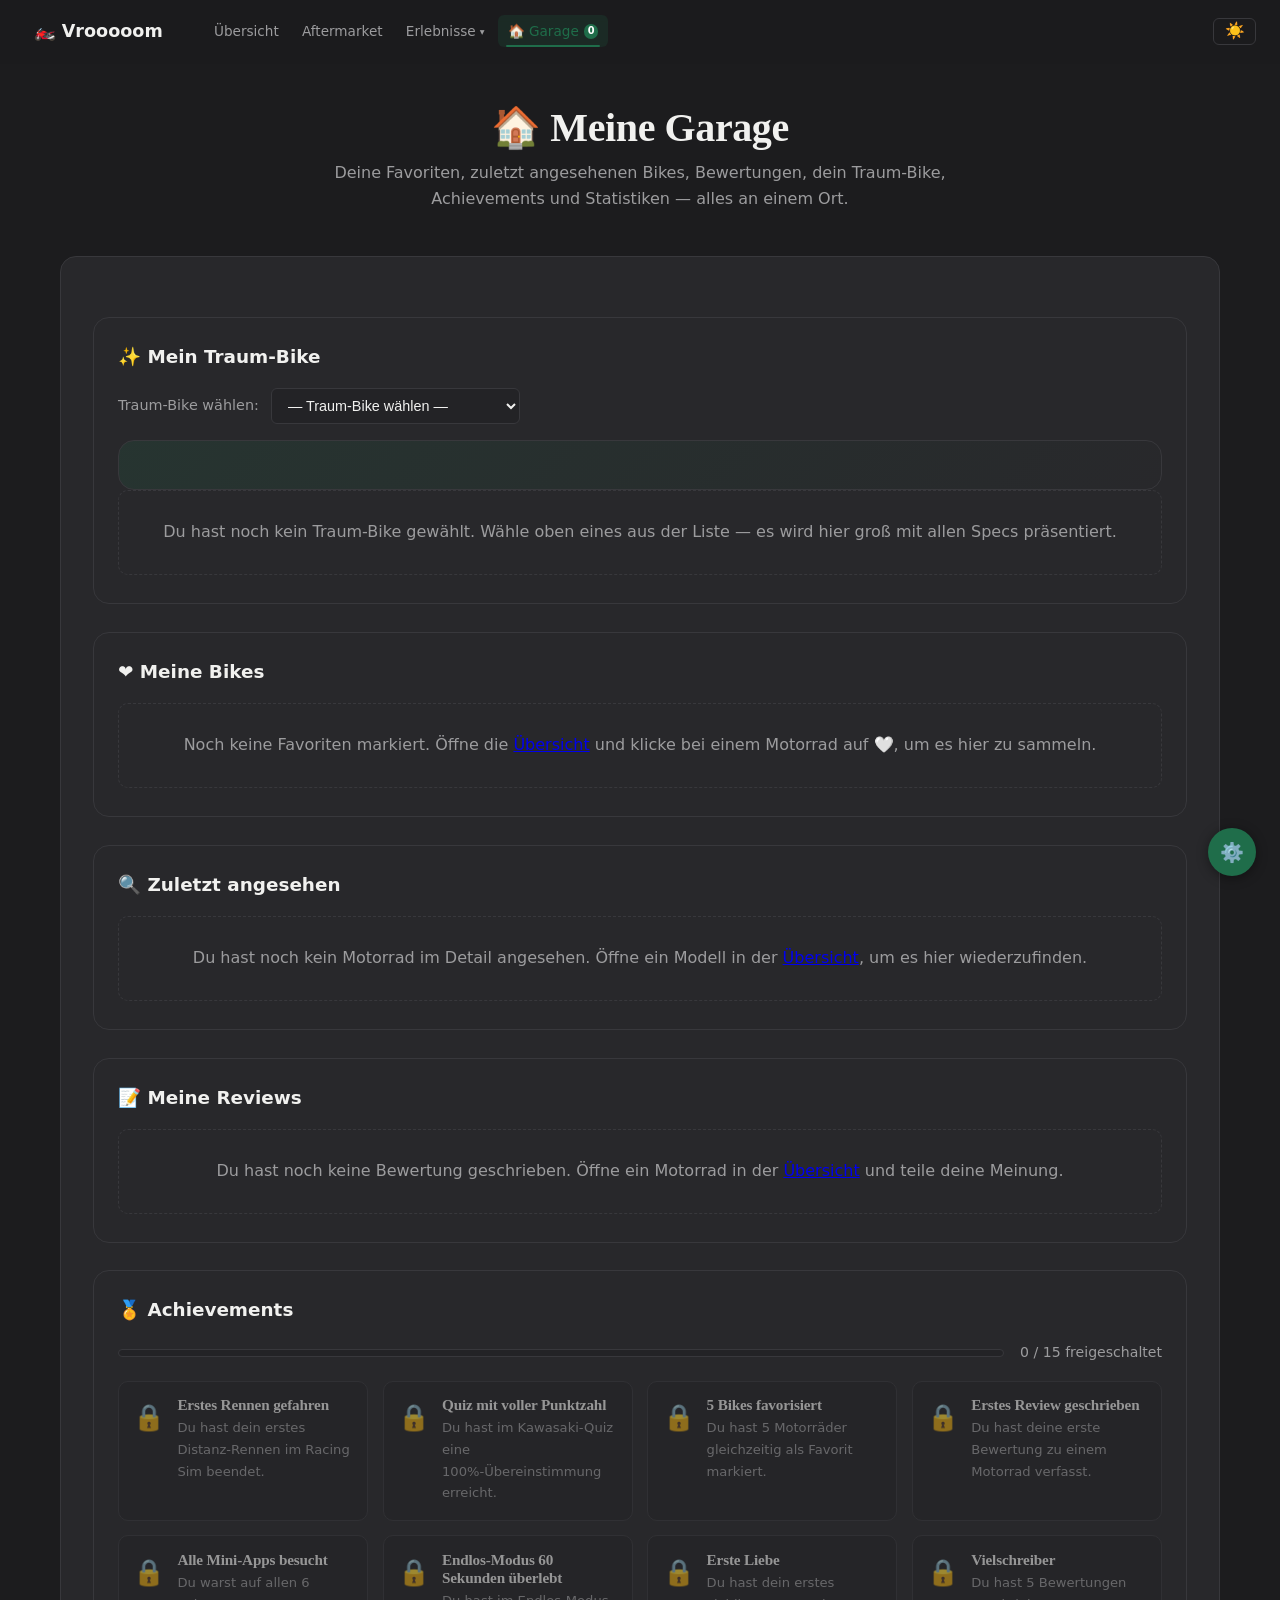
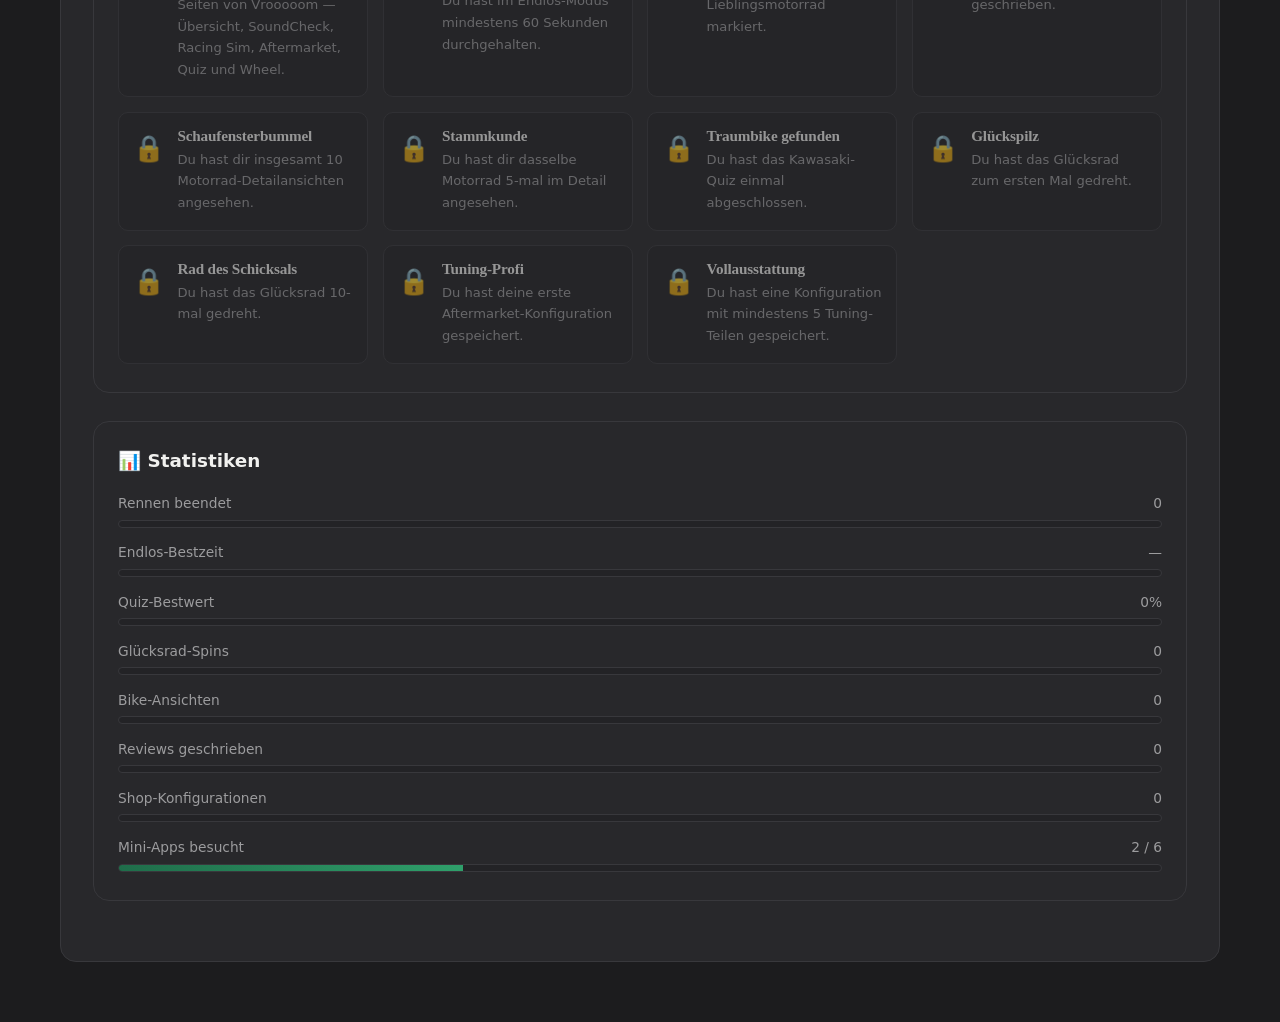
<file: garage.html>
<!DOCTYPE html>
<html lang="de">
<head>
    <meta charset="UTF-8">
    <meta name="viewport" content="width=device-width, initial-scale=1.0">
    <title>Meine Garage — Vrooooom</title>
    <link rel="icon" href="data:image/svg+xml,%3Csvg xmlns='http://www.w3.org/2000/svg' viewBox='0 0 100 100'%3E%3Crect width='100' height='100' rx='20' fill='%23080808'/%3E%3Ctext x='50' y='68' font-size='58' font-family='sans-serif' font-weight='800' text-anchor='middle' fill='%23ff6600'%3EK%3C/text%3E%3C/svg%3E">
    <link rel="stylesheet" href="styles.css">
    <link rel="stylesheet" href="design.css">
    <script>(function(){var t=localStorage.getItem('theme')||'dark';document.documentElement.setAttribute('data-theme',t);})();</script>
    <script src="bikes-data.js"></script>
    <script src="bike-image.js"></script>
    <style>
/* ====================================================
   GARAGE — Meine Garage Styles
   ==================================================== */
.garage-hero {
    text-align: center;
    padding: 2.5rem 1rem 1.5rem;
}
.garage-hero h1 { font-size: var(--font-h1); margin-bottom: 0.5rem; }
.garage-hero p { color: var(--text-muted); max-width: 640px; margin: 0 auto; }

.garage-section {
    margin: 1.75rem 0;
    background: var(--card-bg);
    border: 1px solid var(--border);
    border-radius: var(--radius-lg, 16px);
    padding: 1.5rem 1.5rem 1.75rem;
}
.garage-section-title {
    font-size: 1.15em;
    font-weight: 700;
    margin-bottom: 1rem;
    display: flex;
    align-items: center;
    gap: 0.5rem;
}

.garage-empty {
    text-align: center;
    padding: 1.75rem 1rem;
    color: var(--text-muted);
    border: 1px dashed var(--border);
    border-radius: var(--radius-md, 10px);
}
.garage-empty .garage-empty-cta { margin-top: 0.75rem; }

.garage-grid {
    display: grid;
    grid-template-columns: repeat(auto-fill, minmax(220px, 1fr));
    gap: 1rem;
}

.garage-card {
    background: var(--bg-secondary);
    border: 1px solid var(--border);
    border-radius: var(--radius-md, 10px);
    padding: 1rem;
    transition: transform var(--dur-fast, 0.15s) var(--ease-standard, ease),
                border-color var(--dur-fast, 0.15s) var(--ease-standard, ease);
}
.garage-card:hover { transform: translateY(-3px); border-color: var(--accent); }
.garage-card h3 { font-size: 1em; margin-bottom: 0.35rem; }
.garage-card p { color: var(--text-muted); font-size: 0.88em; margin: 0.15rem 0; }
.garage-card-meta { font-size: 0.78em !important; color: var(--text-subtle) !important; }
.garage-card-link { margin-top: 0.6rem; font-size: 0.8em; padding: 0.4rem 0.75rem; }

.garage-review-item {
    border: 1px solid var(--border);
    border-radius: var(--radius-md, 10px);
    padding: 0.9rem 1rem;
    margin-bottom: 0.75rem;
    background: var(--bg-secondary);
}
.garage-review-item:last-child { margin-bottom: 0; }
.garage-review-head { display: flex; justify-content: space-between; align-items: center; gap: 0.75rem; margin-bottom: 0.35rem; }
.garage-review-stars { color: var(--accent); letter-spacing: 1px; }
.garage-review-text { color: var(--text); font-size: 0.92em; margin: 0.25rem 0; }

.garage-dream-select-row {
    display: flex;
    flex-wrap: wrap;
    align-items: center;
    gap: 0.75rem;
    margin-bottom: 1rem;
}
.garage-dream-select-row label { color: var(--text-muted); font-size: 0.9em; }
#garageDreamSelect {
    background: var(--bg-secondary);
    color: var(--text);
    border: 1px solid var(--border);
    border-radius: var(--radius-sm, 6px);
    padding: 0.5rem 0.75rem;
    font-size: 0.9em;
    min-width: 240px;
}
.garage-dream-hero {
    display: flex;
    align-items: center;
    gap: 1.25rem;
    background: linear-gradient(135deg, var(--accent-dim), transparent);
    border: 1px solid var(--border);
    border-radius: var(--radius-lg, 16px);
    padding: 1.5rem;
}
.garage-dream-icon { font-size: 3.2em; flex-shrink: 0; }
.garage-dream-photo { flex-shrink: 0; width: 150px; }
.garage-dream-info h3 { font-size: 1.25em; margin-bottom: 0.2rem; }
.garage-dream-info p { color: var(--text-muted); margin-bottom: 0.6rem; }
.garage-dream-specs { display: flex; flex-wrap: wrap; gap: 0.6rem; }
.garage-dream-specs span {
    background: var(--bg-secondary);
    border: 1px solid var(--border);
    border-radius: var(--radius-full, 999px);
    padding: 0.25rem 0.7rem;
    font-size: 0.82em;
    color: var(--text);
}

.garage-progress-row { display: flex; justify-content: space-between; align-items: center; margin-bottom: 1rem; gap: 1rem; }
.garage-progress-row span { color: var(--text-muted); font-size: 0.88em; white-space: nowrap; }
.garage-progress-track {
    flex: 1;
    height: 8px;
    background: var(--bg-secondary);
    border: 1px solid var(--border);
    border-radius: var(--radius-full, 999px);
    overflow: hidden;
}
.garage-progress-fill {
    height: 100%;
    background: linear-gradient(90deg, var(--accent), var(--accent-hover));
    transition: width var(--dur-slow, 0.4s) var(--ease-out, ease);
}

.garage-ach-grid { display: grid; grid-template-columns: repeat(auto-fill, minmax(240px, 1fr)); gap: 0.9rem; }
.garage-ach-card {
    display: flex;
    gap: 0.75rem;
    align-items: flex-start;
    border: 1px solid var(--border);
    border-radius: var(--radius-md, 10px);
    padding: 0.9rem;
    background: var(--bg-secondary);
    transition: border-color var(--dur-fast, 0.15s) var(--ease-standard, ease),
                box-shadow var(--dur-fast, 0.15s) var(--ease-standard, ease);
}
.garage-ach-unlocked { border-color: var(--accent); }
.garage-ach-locked { opacity: 0.55; }
.garage-ach-card:not(.garage-ach-locked):hover {
    border-color: var(--border-hover);
    box-shadow: var(--shadow-sm);
}
.garage-ach-icon { font-size: 1.6em; flex-shrink: 0; }
.garage-ach-body h4 { font-size: 0.95em; margin-bottom: 0.2rem; }
.garage-ach-body p { color: var(--text-muted); font-size: 0.82em; margin: 0.1rem 0; }

.garage-stat-row { margin-bottom: 0.85rem; }
.garage-stat-row:last-child { margin-bottom: 0; }
.garage-stat-label { display: flex; justify-content: space-between; font-size: 0.86em; color: var(--text-muted); margin-bottom: 0.3rem; }
.garage-stat-track {
    height: 8px;
    background: var(--bg-secondary);
    border: 1px solid var(--border);
    border-radius: var(--radius-full, 999px);
    overflow: hidden;
}
.garage-stat-fill {
    height: 100%;
    background: linear-gradient(90deg, var(--accent), var(--accent-hover));
    transition: width var(--dur-slow, 0.4s) var(--ease-out, ease);
}
.garage-most-viewed { margin-top: 1.1rem; color: var(--text-muted); font-size: 0.9em; }

@media (max-width: 600px) {
    .garage-dream-hero { flex-direction: column; text-align: center; }
    .garage-progress-row { flex-direction: column; align-items: stretch; }
}
    </style>
</head>
<body>
    <!-- Gemeinsame Navbar (Single Source of Truth) — siehe navbar.js.
         data-theme-toggle="external": theme-toggle.js verdrahtet den
         Button weiter unten, navbar.js darf hier NICHT selbst
         verdrahten. -->
    <nav id="siteNavRoot" class="site-nav" data-theme-toggle="external"></nav>
    <script src="navbar.js"></script>

    <header class="garage-hero js-reveal">
        <h1>🏠 Meine Garage</h1>
        <p>Deine Favoriten, zuletzt angesehenen Bikes, Bewertungen, dein Traum-Bike, Achievements und Statistiken — alles an einem Ort.</p>
    </header>

    <div class="container">
        <main>

            <!-- ===== TRAUM-BIKE ===== -->
            <section class="garage-section js-reveal" aria-label="Mein Traum-Bike">
                <div class="garage-section-title">✨ Mein Traum-Bike</div>
                <div class="garage-dream-select-row">
                    <label for="garageDreamSelect">Traum-Bike wählen:</label>
                    <select id="garageDreamSelect" aria-label="Traum-Bike auswählen"></select>
                </div>
                <div class="garage-dream-hero" id="garageDreamHero" hidden></div>
                <div class="garage-empty" id="garageDreamEmpty">
                    Du hast noch kein Traum-Bike gewählt. Wähle oben eines aus der Liste — es wird hier groß mit allen Specs präsentiert.
                </div>
            </section>

            <!-- ===== MEINE BIKES (FAVORITEN) ===== -->
            <section class="garage-section js-reveal" aria-label="Meine Bikes">
                <div class="garage-section-title">❤️ Meine Bikes</div>
                <div class="garage-grid" id="garageFavoritesGrid" hidden></div>
                <div class="garage-empty" id="garageFavoritesEmpty">
                    Noch keine Favoriten markiert. Öffne die
                    <a href="index.html">Übersicht</a> und klicke bei einem Motorrad auf 🤍, um es hier zu sammeln.
                </div>
            </section>

            <!-- ===== ZULETZT ANGESEHEN ===== -->
            <section class="garage-section js-reveal" aria-label="Zuletzt angesehen">
                <div class="garage-section-title">🔍 Zuletzt angesehen</div>
                <div class="garage-grid" id="garageRecentGrid" hidden></div>
                <div class="garage-empty" id="garageRecentEmpty">
                    Du hast noch kein Motorrad im Detail angesehen. Öffne ein Modell in der
                    <a href="index.html">Übersicht</a>, um es hier wiederzufinden.
                </div>
            </section>

            <!-- ===== MEINE REVIEWS ===== -->
            <section class="garage-section js-reveal" aria-label="Meine Reviews">
                <div class="garage-section-title">📝 Meine Reviews</div>
                <div id="garageReviewsList" hidden></div>
                <div class="garage-empty" id="garageReviewsEmpty">
                    Du hast noch keine Bewertung geschrieben. Öffne ein Motorrad in der
                    <a href="index.html">Übersicht</a> und teile deine Meinung.
                </div>
            </section>

            <!-- ===== ACHIEVEMENTS ===== -->
            <section class="garage-section js-reveal" aria-label="Achievements">
                <div class="garage-section-title">🏅 Achievements</div>
                <div class="garage-progress-row">
                    <div class="garage-progress-track"><div class="garage-progress-fill" id="garageAchievementsProgressBar" style="width:0%"></div></div>
                    <span id="garageAchievementsProgress">0 / 0 freigeschaltet</span>
                </div>
                <div class="garage-ach-grid" id="garageAchievementsGrid"></div>
            </section>

            <!-- ===== STATISTIKEN ===== -->
            <section class="garage-section js-reveal" aria-label="Statistiken">
                <div class="garage-section-title">📊 Statistiken</div>
                <div id="garageStatsBars"></div>
                <p class="garage-most-viewed" id="garageMostViewed" hidden></p>
            </section>

        </main>
    </div>

    <script src="stats.js"></script>
    <script src="achievements.js"></script>
    <script src="theme-toggle.js"></script>
    <script src="settings.js"></script>
    <script src="scroll-reveal.js"></script>
    <script src="garage.js"></script>
</body>
</html>
</file>
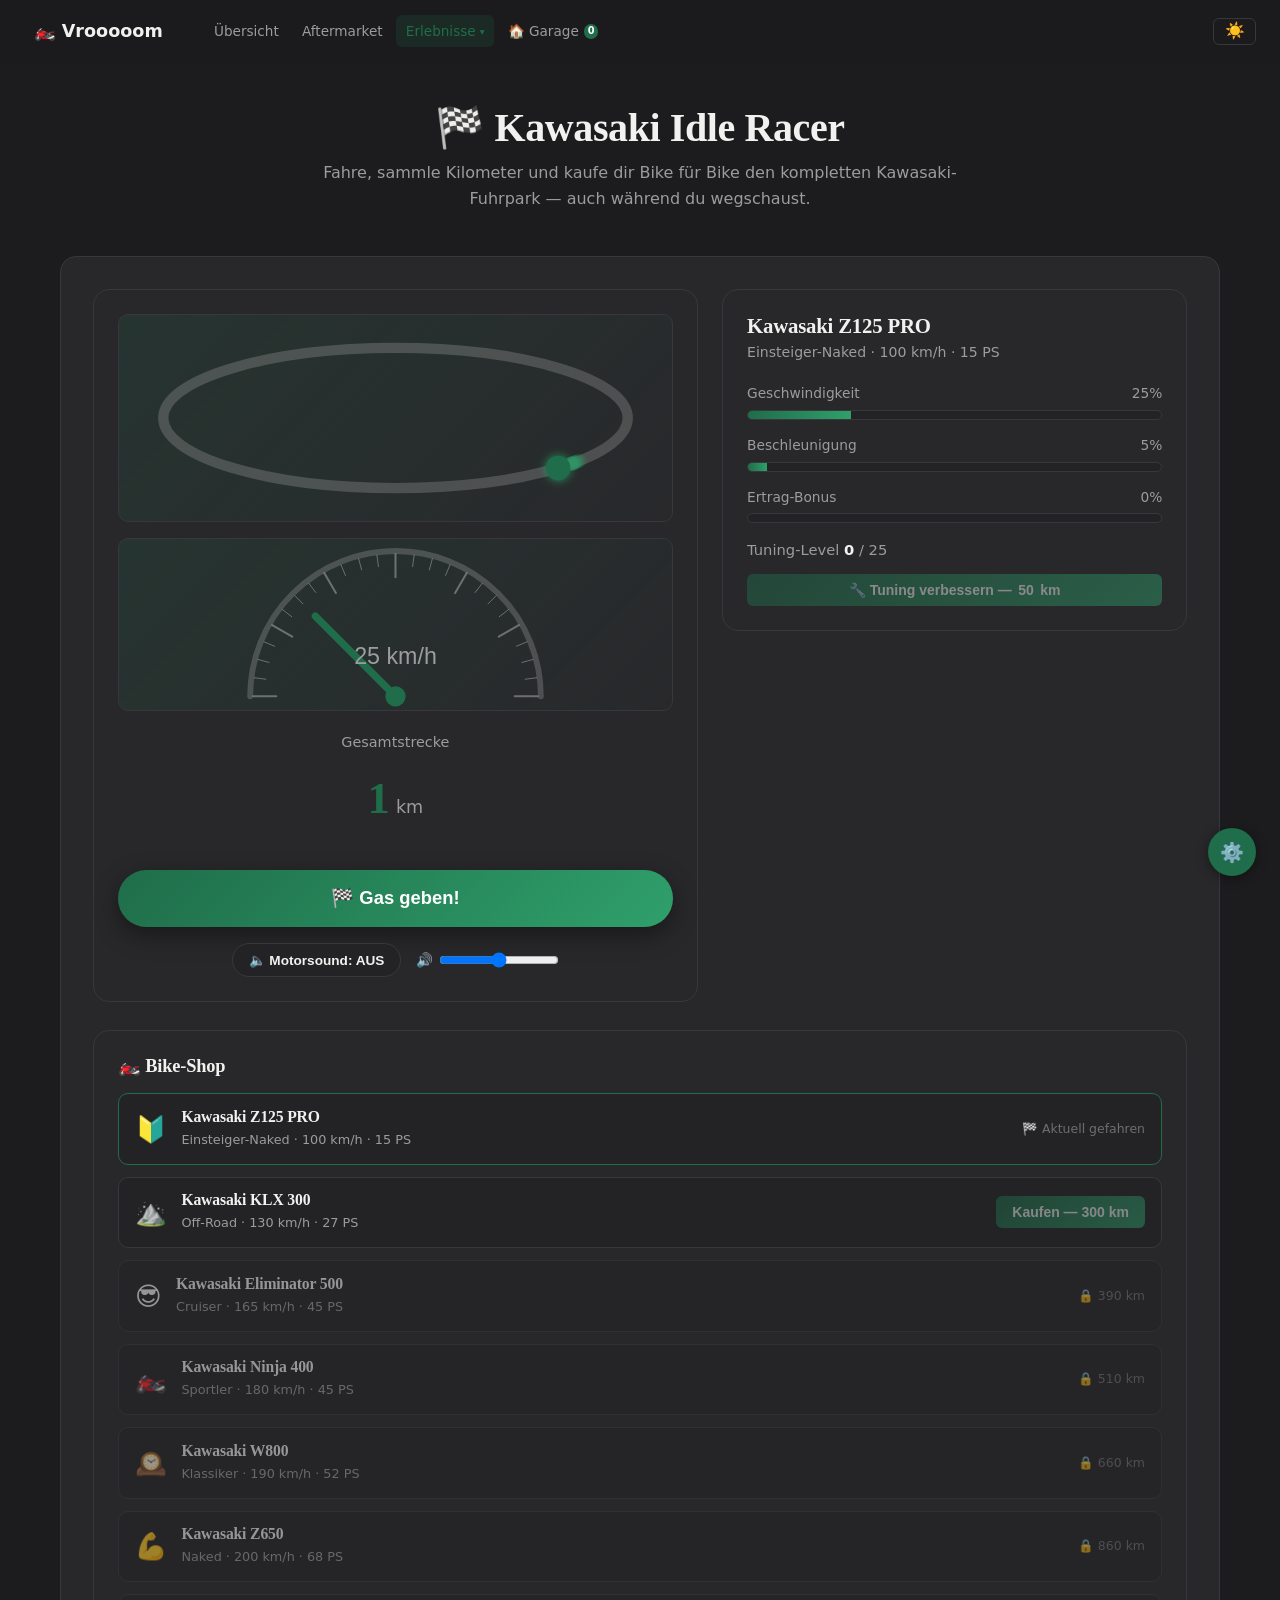
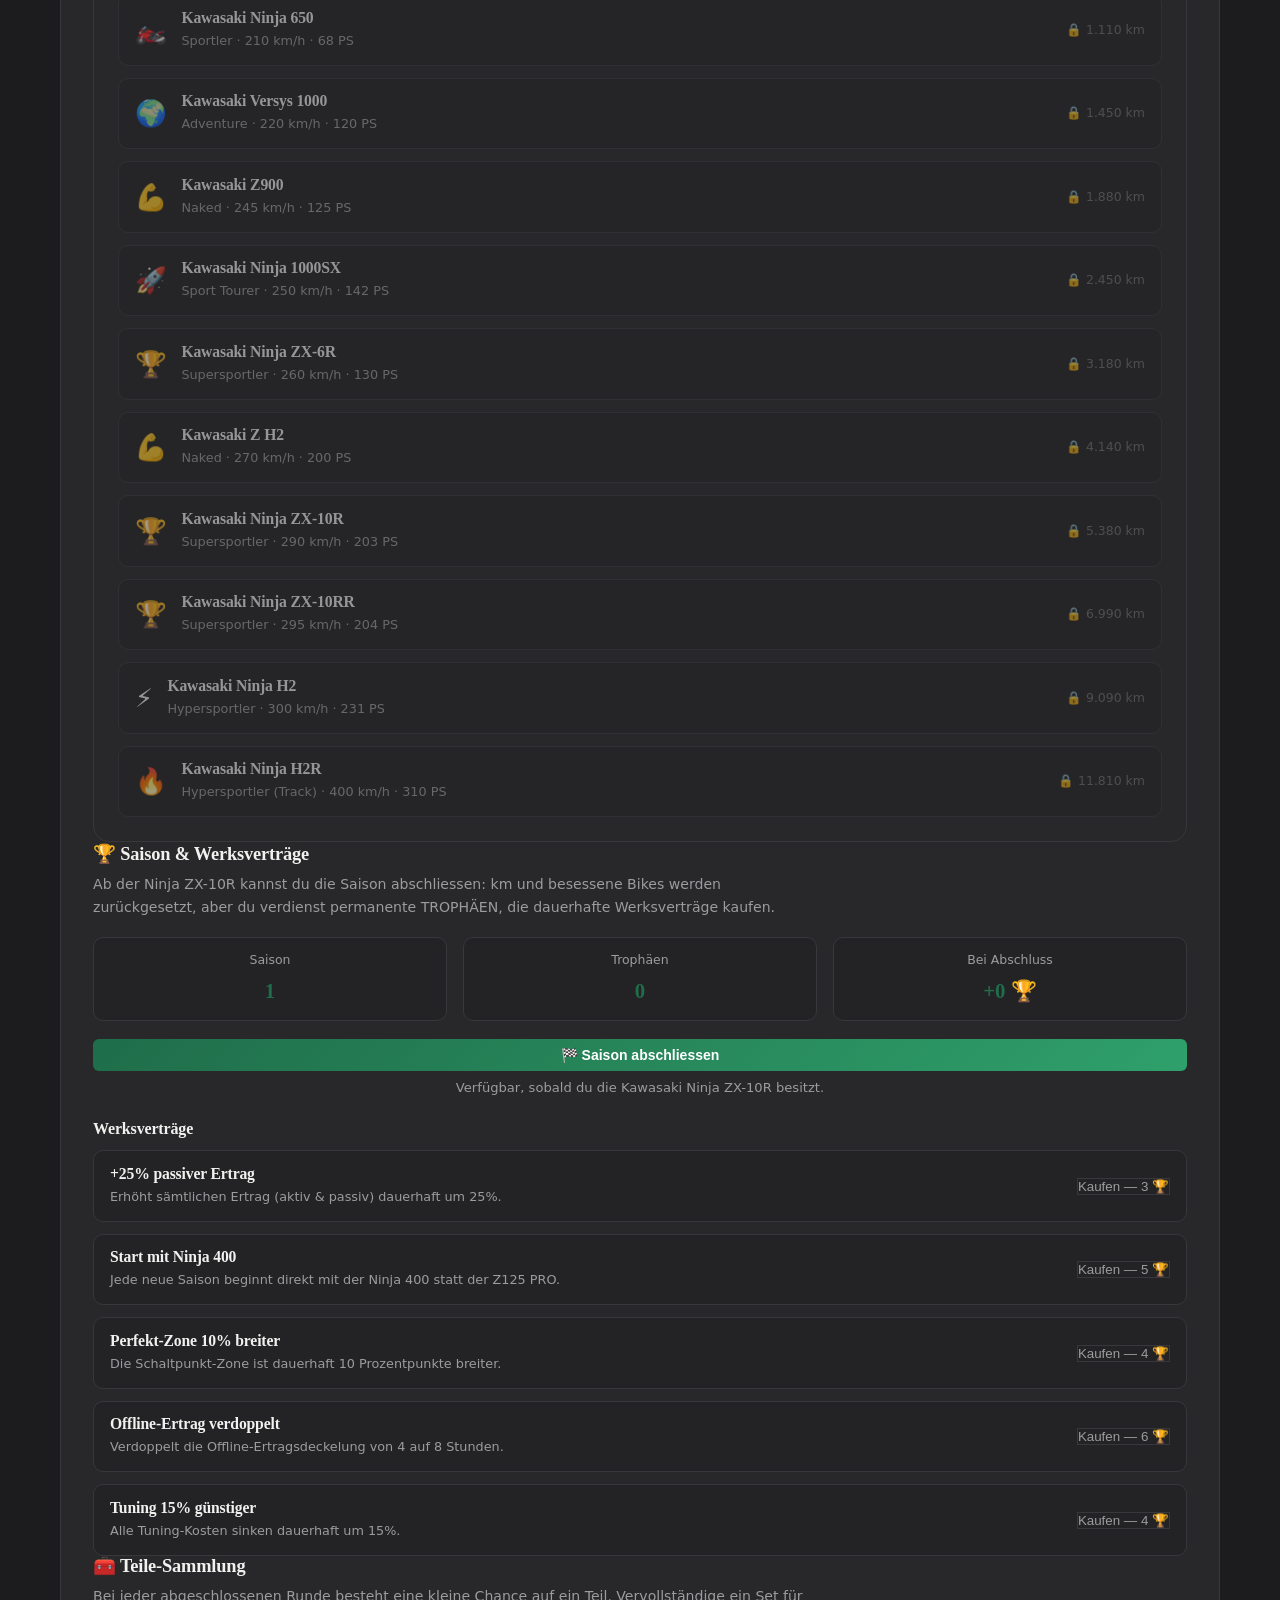
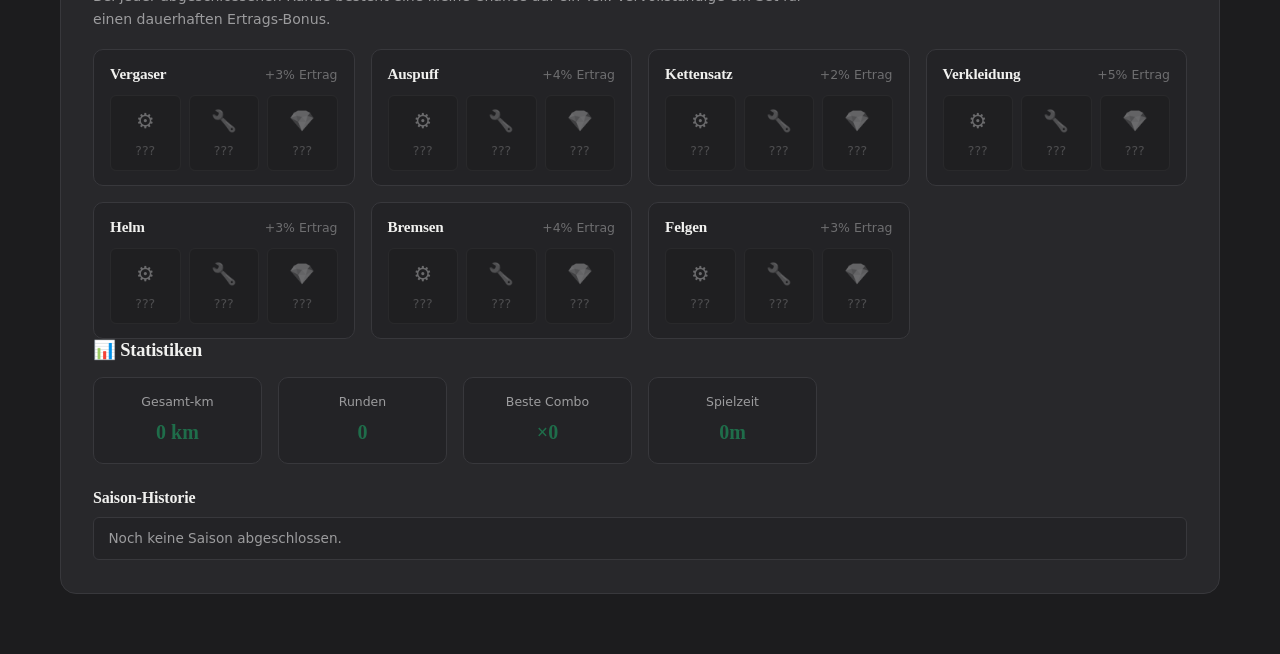
<file: idle.html>
<!DOCTYPE html>
<html lang="de">
<head>
    <meta charset="UTF-8">
    <meta name="viewport" content="width=device-width, initial-scale=1.0">
    <title>Kawasaki Idle Racer — Fahre &amp; sammle km | Vrooooom</title>
    <link rel="icon" href="data:image/svg+xml,%3Csvg xmlns='http://www.w3.org/2000/svg' viewBox='0 0 100 100'%3E%3Crect width='100' height='100' rx='20' fill='%23080808'/%3E%3Ctext x='50' y='68' font-size='58' font-family='sans-serif' font-weight='800' text-anchor='middle' fill='%23ff6600'%3EK%3C/text%3E%3C/svg%3E">
    <link rel="stylesheet" href="styles.css">
    <link rel="stylesheet" href="design.css">
    <link rel="stylesheet" href="idle.css">
    <script>(function(){var t=localStorage.getItem('theme')||'dark';document.documentElement.setAttribute('data-theme',t);})();</script>
    <script src="idle-core.js"></script>
</head>
<body>
    <!-- Gemeinsame Navbar (Single Source of Truth) — siehe navbar.js.
         data-theme-toggle="external": theme-toggle.js verdrahtet den
         Button weiter unten, navbar.js darf hier NICHT selbst
         verdrahten. -->
    <nav id="siteNavRoot" class="site-nav" data-theme-toggle="external"></nav>
    <script src="navbar.js"></script>

    <header class="idle-hero js-reveal">
        <h1>🏁 Kawasaki Idle Racer</h1>
        <p>Fahre, sammle Kilometer und kaufe dir Bike für Bike den kompletten Kawasaki-Fuhrpark — auch während du wegschaust.</p>
    </header>

    <!-- Offline-Willkommens-Banner (feat(idle-offline)): erscheint nur, falls beim
         Laden Abwesenheits-km gutgeschrieben wurden. -->
    <div class="idle-offline-banner" id="idleOfflineBanner" hidden aria-live="polite">
        <span id="idleOfflineBannerText"></span>
        <button type="button" class="idle-offline-banner-close" id="idleOfflineBannerClose" aria-label="Banner schliessen">✕</button>
    </div>

    <div class="container">
        <main>

            <div class="idle-layout">
                <!-- ===== FAHR-BEREICH ===== -->
                <section class="idle-drive js-reveal" aria-label="Fahrt">
                    <!-- Renn-Strecke (Canvas): Bike fährt automatisch eine Runde, Rundenzeit
                         skaliert mit der aktuellen Geschwindigkeit. -->
                    <div class="idle-track-wrap" id="idleTrackWrap">
                        <canvas id="idleTrackCanvas" class="idle-track-canvas" aria-label="Animierte Renn-Strecke"></canvas>
                        <div class="idle-handover" id="idleHandover" aria-live="polite"></div>
                    </div>

                    <!-- Tacho (Canvas): Halbkreis-Gauge, Nadel folgt der aktuellen Bike-Geschwindigkeit. -->
                    <div class="idle-tacho-wrap" id="idleTachoWrap">
                        <canvas id="idleTachoCanvas" class="idle-tacho-canvas" aria-label="Tacho — aktuelle Geschwindigkeit"></canvas>
                    </div>

                    <div class="idle-km-display">
                        <span class="idle-km-label">Gesamtstrecke</span>
                        <span class="idle-km-value" id="idleKmValue">0</span>
                        <span class="idle-km-unit">km</span>
                    </div>

                    <!-- Schaltpunkt-Leiste (MECHANIK A): erscheint alle 15–30s, Klick im
                         grünen Bereich = Treffer (Combo + Multiplikator). -->
                    <div class="idle-shift" id="idleShift" aria-hidden="true">
                        <div class="idle-shift-track" id="idleShiftTrack" role="button" tabindex="0" aria-label="Schaltpunkt — im grünen Bereich klicken">
                            <div class="idle-shift-zone" id="idleShiftZone"></div>
                            <div class="idle-shift-marker" id="idleShiftMarker"></div>
                        </div>
                        <span class="idle-shift-hint">🎯 Jetzt schalten!</span>
                        <span class="idle-shift-result" id="idleShiftResult" aria-live="polite"></span>
                    </div>

                    <div class="idle-combo-badge" id="idleComboBadge" hidden>
                        <span id="idleComboCount">🔥 Combo ×0</span>
                        <span id="idleComboMultiplier"></span>
                    </div>

                    <button type="button" class="idle-gas-btn" id="idleGasBtn" aria-label="Gas geben — aktiv Kilometer sammeln">
                        🏁 Gas geben!
                    </button>

                    <!-- Motorsound (Web Audio, synthetisiert, standardmässig AUS) -->
                    <div class="idle-sound-controls">
                        <button type="button" class="idle-sound-toggle" id="idleSoundToggle" aria-pressed="false">
                            🔈 Motorsound: AUS
                        </button>
                        <label class="idle-sound-volume-label" for="idleSoundVolume">
                            🔊
                            <input type="range" id="idleSoundVolume" class="idle-sound-volume" min="0" max="100" value="50" aria-label="Motorsound-Lautstärke">
                        </label>
                    </div>
                </section>

                <!-- ===== AKTUELLES BIKE (Statistik-Balken) ===== -->
                <section class="idle-bike-card js-reveal" aria-label="Aktuelles Bike">
                    <div class="idle-bike-card-header">
                        <h2 id="idleBikeName">—</h2>
                        <p id="idleBikeMeta">—</p>
                    </div>

                    <div class="idle-stat-row">
                        <div class="idle-stat-label"><span>Geschwindigkeit</span><span id="idleStatSpeedVal">0%</span></div>
                        <div class="idle-stat-track"><div class="idle-stat-fill" id="idleStatSpeedFill"></div></div>
                    </div>
                    <div class="idle-stat-row">
                        <div class="idle-stat-label"><span>Beschleunigung</span><span id="idleStatAccelVal">0%</span></div>
                        <div class="idle-stat-track"><div class="idle-stat-fill" id="idleStatAccelFill"></div></div>
                    </div>
                    <div class="idle-stat-row">
                        <div class="idle-stat-label"><span>Ertrag-Bonus</span><span id="idleStatErtragVal">0%</span></div>
                        <div class="idle-stat-track"><div class="idle-stat-fill" id="idleStatErtragFill"></div></div>
                    </div>

                    <div class="idle-bike-level">
                        <span>Tuning-Level <strong id="idleBikeLevel">0</strong> / <span id="idleBikeLevelCap">25</span></span>
                    </div>
                    <button type="button" class="btn idle-upgrade-btn" id="idleUpgradeBtn">
                        🔧 Tuning verbessern — <span id="idleUpgradeCost">–</span> km
                    </button>
                </section>
            </div>

            <!-- ===== BIKE-SHOP (nächste Bikes kaufen) ===== -->
            <section class="idle-shop js-reveal" aria-label="Bike-Shop">
                <h2>🏍️ Bike-Shop</h2>
                <div class="idle-shop-list" id="idleShopList"></div>
            </section>

            <!-- ===== SAISON & WERKSVERTRÄGE (MECHANIK B, feat(idle-prestige)) ===== -->
            <section class="idle-season js-reveal" aria-label="Saison & Werksverträge">
                <h2>🏆 Saison &amp; Werksverträge</h2>
                <p class="idle-season-intro">Ab der Ninja ZX-10R kannst du die Saison abschliessen: km und besessene Bikes werden zurückgesetzt, aber du verdienst permanente TROPHÄEN, die dauerhafte Werksverträge kaufen.</p>

                <div class="idle-season-summary">
                    <div class="idle-season-stat">
                        <span class="idle-season-stat-label">Saison</span>
                        <span class="idle-season-stat-value" id="idleSeasonNumber">1</span>
                    </div>
                    <div class="idle-season-stat">
                        <span class="idle-season-stat-label">Trophäen</span>
                        <span class="idle-season-stat-value" id="idleSeasonTrophies">0</span>
                    </div>
                    <div class="idle-season-stat">
                        <span class="idle-season-stat-label">Bei Abschluss</span>
                        <span class="idle-season-stat-value" id="idleSeasonProjected">+0 🏆</span>
                    </div>
                </div>

                <button type="button" class="btn idle-season-finish-btn" id="idleFinishSeasonBtn" disabled>
                    🏁 Saison abschliessen
                </button>
                <p class="idle-season-hint" id="idleSeasonHint"></p>

                <h3 class="idle-contracts-heading">Werksverträge</h3>
                <div class="idle-contracts-list" id="idleContractsList"></div>
            </section>

            <!-- ===== TEILE-SAMMLUNG (feat(idle-parts)) ===== -->
            <section class="idle-parts-section js-reveal" aria-label="Teile-Sammlung">
                <h2>🧰 Teile-Sammlung</h2>
                <p class="idle-parts-intro">Bei jeder abgeschlossenen Runde besteht eine kleine Chance auf ein Teil. Vervollständige ein Set für einen dauerhaften Ertrags-Bonus.</p>
                <div class="idle-parts-sets" id="idlePartsSets"></div>
            </section>

            <!-- ===== STATISTIKEN (feat(idle-stats)) ===== -->
            <section class="idle-stats-section js-reveal" aria-label="Statistiken">
                <h2>📊 Statistiken</h2>
                <div class="idle-stats-grid" id="idleStatsGrid"></div>
                <h3 class="idle-season-history-heading">Saison-Historie</h3>
                <ul class="idle-season-history" id="idleSeasonHistory"></ul>
            </section>

        </main>
    </div>

    <!-- Teile-Drop-Toast (feat(idle-parts)) -->
    <div class="idle-toast-container" id="idleToastContainer" aria-live="polite"></div>

    <script src="theme-toggle.js"></script>
    <script src="settings.js"></script>
    <script src="scroll-reveal.js"></script>
    <script src="idle.js"></script>
</body>
</html>
</file>
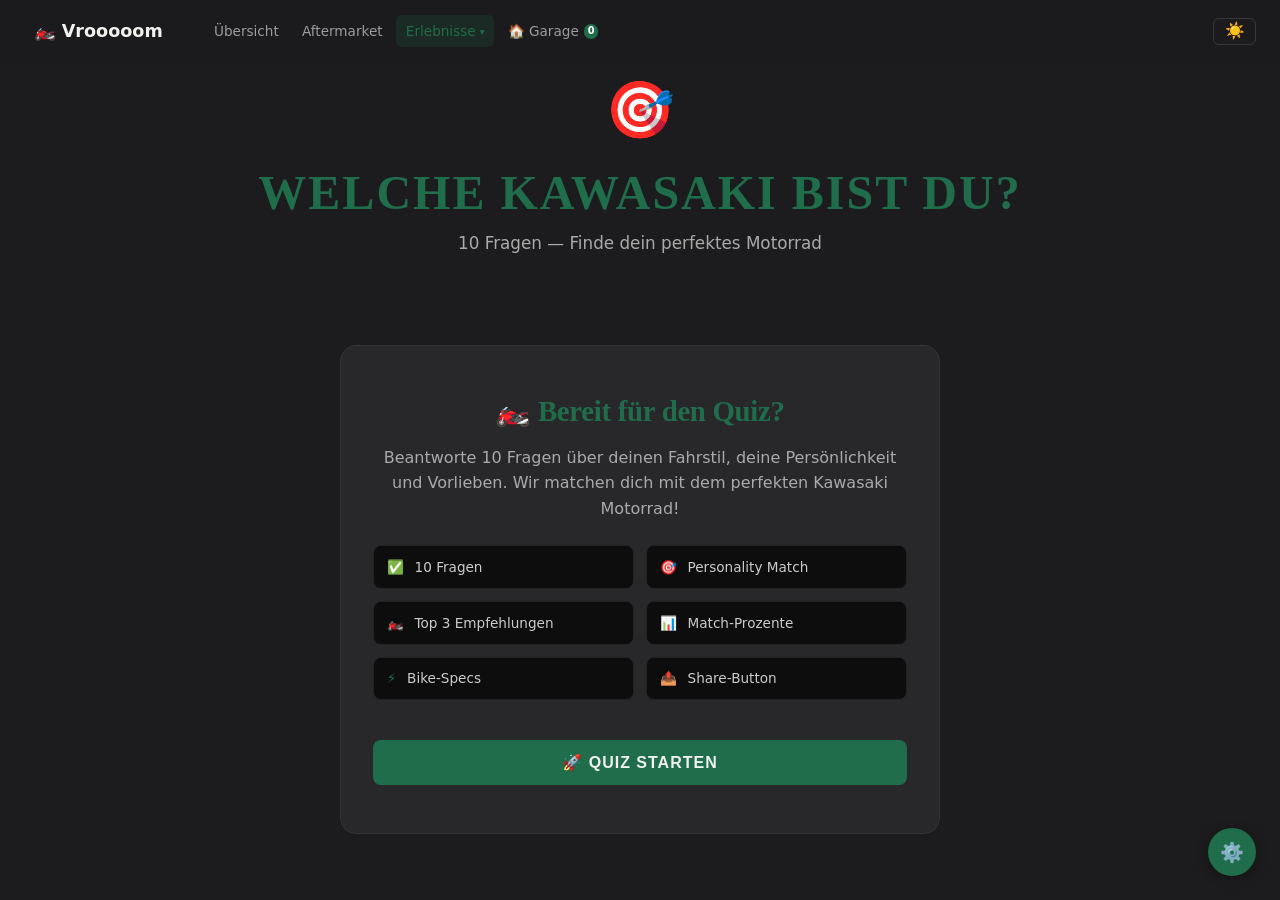
<file: quiz.html>
<!DOCTYPE html>
<html lang="de">
<head>
    <meta charset="UTF-8">
    <meta name="viewport" content="width=device-width, initial-scale=1.0">
    <title>Welche Kawasaki bist du? — Quiz | Vrooooom</title>
    <link rel="icon" href="data:image/svg+xml,%3Csvg xmlns='http://www.w3.org/2000/svg' viewBox='0 0 100 100'%3E%3Crect width='100' height='100' rx='20' fill='%23080808'/%3E%3Ctext x='50' y='68' font-size='58' font-family='sans-serif' font-weight='800' text-anchor='middle' fill='%23ff6600'%3EK%3C/text%3E%3C/svg%3E">
    <link rel="stylesheet" href="styles.css">
    <link rel="stylesheet" href="design.css">
    <script>(function(){var t=localStorage.getItem('theme')||'dark';document.documentElement.setAttribute('data-theme',t);})();</script>
    <script src="bikes-data.js"></script>
    <style>
            color: var(--accent);
            background: var(--accent-dim);
        }

        /* QUIZ CONTAINER */
        .quiz-wrapper {
            max-width: 820px;
            margin: 0 auto;
            padding: 2rem 1rem 4rem;
        }
        .quiz-header {
            text-align: center;
            margin-bottom: 2.5rem;
        }
        .quiz-header h1 {
            font-size: clamp(1.8rem, 5vw, 3rem);
            color: var(--accent);
            
            letter-spacing: 2px;
            margin-bottom: 0.5rem;
        }
        .quiz-header p {
            color: #aaa;
            font-size: 1.05rem;
        }
        .quiz-header .quiz-icon {
            font-size: 3.5rem;
            margin-bottom: 0.5rem;
            display: block;
        }

        /* PROGRESS */
        .quiz-progress {
            margin-bottom: 2rem;
        }
        .progress-label {
            display: flex;
            justify-content: space-between;
            font-size: 0.8rem;
            color: #888;
            margin-bottom: 0.4rem;
        }
        .progress-bar {
            height: 6px;
            background: #222;
            border-radius: 3px;
            overflow: hidden;
        }
        .progress-fill {
            height: 100%;
            background: linear-gradient(90deg, var(--accent), var(--accent));
            border-radius: 3px;
            transition: width 0.4s ease;
            
        }

        /* QUESTION CARD */
        .question-card {
            background: var(--card-bg);
            border: 1px solid #333;
            border-radius: 12px;
            padding: 2rem;
            margin-bottom: 1.5rem;
            
            position: relative;
        }
        .question-card::before {
            content: '';
            position: absolute;
            top: 0; left: 0; right: 0;
            height: 2px;
            background: linear-gradient(90deg, var(--accent), transparent);
            border-radius: 12px 12px 0 0;
        }
        .question-number {
            font-size: 0.75rem;
            color: var(--accent);
            text-transform: uppercase;
            letter-spacing: 2px;
            margin-bottom: 0.75rem;
        }
        .question-text {
            font-size: 1.25rem;
            font-weight: 600;
            color: #fff;
            margin-bottom: 1.5rem;
            line-height: 1.4;
        }

        /* ANSWER OPTIONS */
        .answers {
            display: grid;
            grid-template-columns: 1fr 1fr;
            gap: 0.75rem;
        }
        @media (max-width: 500px) {
            .answers { grid-template-columns: 1fr; }
        }
        .answer-btn {
            background: #0d0d0d;
            border: 1px solid #333;
            color: #ccc;
            padding: 0.9rem 1rem;
            border-radius: 8px;
            cursor: pointer;
            text-align: left;
            font-size: 0.92rem;
            line-height: 1.35;
            transition: all 0.2s;
            position: relative;
            overflow: hidden;
        }
        .answer-btn .answer-label {
            display: inline-block;
            width: 22px;
            height: 22px;
            background: #222;
            border-radius: 50%;
            text-align: center;
            line-height: 22px;
            font-size: 0.75rem;
            font-weight: 700;
            margin-right: 0.5rem;
            color: var(--accent);
            flex-shrink: 0;
        }
        .answer-btn:hover {
            border-color: var(--accent);
            color: #fff;
            background: var(--accent-dim);
            
            transform: translateY(-1px);
        }
        .answer-btn.selected {
            border-color: var(--accent);
            background: var(--accent-dim);
            color: #fff;
            
        }
        .answer-btn.selected .answer-label {
            background: var(--accent);
            color: var(--text);
        }

        /* NAVIGATION */
        .quiz-nav {
            display: flex;
            justify-content: space-between;
            align-items: center;
            gap: 1rem;
            margin-top: 1.5rem;
        }
        .quiz-btn {
            padding: 0.8rem 2rem;
            border: none;
            border-radius: 8px;
            font-size: 1rem;
            font-weight: 600;
            cursor: pointer;
            transition: all 0.2s;
            text-transform: uppercase;
            letter-spacing: 1px;
        }
        .quiz-btn-primary {
            background: var(--accent);
            color: var(--text);
            
        }
        .quiz-btn-primary:hover {
            
            transform: translateY(-2px);
        }
        .quiz-btn-primary:disabled {
            opacity: 0.4;
            cursor: not-allowed;
            transform: none;
            box-shadow: none;
        }
        .quiz-btn-secondary {
            background: transparent;
            color: #888;
            border: 1px solid #444;
        }
        .quiz-btn-secondary:hover {
            color: #fff;
            border-color: #888;
        }

        /* RESULTS */
        #resultsSection { display: none; }
        .result-card {
            background: var(--card-bg);
            border: 2px solid var(--accent);
            border-radius: 16px;
            padding: 2.5rem;
            text-align: center;
            
            position: relative;
            overflow: hidden;
        }
        .result-card::before {
            content: '';
            position: absolute;
            top: -50%; left: -50%;
            width: 200%; height: 200%;
            background: radial-gradient(ellipse at center, var(--accent-dim) 0%, transparent 60%);
            animation: pulse-glow 3s ease-in-out infinite;
        }
        @keyframes pulse-glow {
            0%, 100% { opacity: 0.5; }
            50% { opacity: 1; }
        }
        .result-badge {
            display: inline-block;
            background: var(--accent);
            color: var(--text);
            font-size: 0.75rem;
            font-weight: 700;
            padding: 0.3rem 1rem;
            border-radius: 20px;
            text-transform: uppercase;
            letter-spacing: 2px;
            margin-bottom: 1rem;
        }
        .result-bike-icon {
            font-size: 5rem;
            margin: 0.5rem 0;
            display: block;
            filter: drop-shadow(0 0 20px var(--accent));
        }
        .result-bike-name {
            font-size: clamp(1.5rem, 4vw, 2.5rem);
            font-weight: 800;
            color: var(--accent);
            
            margin-bottom: 0.25rem;
        }
        .result-bike-sub {
            color: #aaa;
            font-size: 1rem;
            margin-bottom: 1.5rem;
        }
        .result-rider-type {
            font-size: 1.1rem;
            color: var(--accent);
            margin-bottom: 2rem;
        }
        .result-rider-type strong {
            color: #fff;
        }

        /* MATCH BARS */
        .match-bars {
            margin: 1.5rem 0;
            text-align: left;
        }
        .match-bars h3 {
            color: #888;
            font-size: 0.8rem;
            text-transform: uppercase;
            letter-spacing: 2px;
            margin-bottom: 1rem;
        }
        .match-bar-row {
            margin-bottom: 1rem;
        }
        .match-bar-label {
            display: flex;
            justify-content: space-between;
            font-size: 0.88rem;
            margin-bottom: 0.35rem;
        }
        .match-bar-name { color: #ddd; font-weight: 600; }
        .match-pct { color: var(--accent); font-weight: 700; }
        .match-bar-bg {
            height: 8px;
            background: #1a1a1a;
            border-radius: 4px;
            overflow: hidden;
        }
        .match-bar-fill {
            height: 100%;
            border-radius: 4px;
            transition: width 1s ease;
        }
        .match-bar-fill.first { background: linear-gradient(90deg, var(--accent), #00e676);  }
        .match-bar-fill.second { background: linear-gradient(90deg, var(--accent), #0097a7);  }
        .match-bar-fill.third { background: linear-gradient(90deg, var(--accent), var(--accent-hover));  }

        /* RESULT SPECS */
        .result-specs {
            display: grid;
            grid-template-columns: repeat(3, 1fr);
            gap: 0.75rem;
            margin: 1.5rem 0;
        }
        @media (max-width: 500px) {
            .result-specs { grid-template-columns: repeat(2, 1fr); }
        }
        .spec-chip {
            background: #0d0d0d;
            border: 1px solid #2a2a2a;
            border-radius: 8px;
            padding: 0.6rem;
            text-align: center;
        }
        .spec-chip .spec-val {
            font-size: 1.1rem;
            font-weight: 700;
            color: var(--accent);
        }
        .spec-chip .spec-lbl {
            font-size: 0.7rem;
            color: #666;
            margin-top: 0.1rem;
        }

        /* RECOMMENDATION BLOCK */
        .recommendation-block { position: relative; z-index: 1; margin-top: 1.5rem; }
        .recommendation-card {
            display: flex;
            align-items: center;
            gap: 1rem;
            background: #0d0d0d;
            border: 1px solid var(--accent);
            border-radius: 12px;
            padding: 1rem 1.25rem;
            text-align: left;
        }
        .recommendation-icon-wrap {
            width: 64px;
            height: 64px;
            flex-shrink: 0;
            display: flex;
            align-items: center;
            justify-content: center;
            font-size: 2.2rem;
            background: var(--accent-dim);
            border-radius: 10px;
            overflow: hidden;
        }
        .recommendation-icon-wrap img {
            width: 100%;
            height: 100%;
            object-fit: cover;
            opacity: 0;
            animation: recIconFadeIn var(--dur-slow, 0.4s) var(--ease-out, ease) forwards;
            transition: transform var(--dur-slow, 0.4s) var(--ease-standard, ease);
        }
        @keyframes recIconFadeIn { from { opacity: 0; } to { opacity: 1; } }
        .recommendation-card:hover .recommendation-icon-wrap img { transform: scale(1.08); }
        .recommendation-info { flex: 1; min-width: 0; }
        .recommendation-title {
            font-size: 0.75rem;
            color: #888;
            text-transform: uppercase;
            letter-spacing: 1px;
            margin-bottom: 0.2rem;
        }
        .recommendation-name {
            font-size: 1.15rem;
            font-weight: 700;
            color: var(--accent);
            margin-bottom: 0.2rem;
        }
        .recommendation-meta { font-size: 0.85rem; color: #aaa; margin-bottom: 0.6rem; }
        .recommendation-link {
            display: inline-block;
            font-size: 0.8rem;
            font-weight: 600;
            color: var(--text);
            background: var(--accent);
            padding: 0.4rem 0.8rem;
            border-radius: 6px;
            text-decoration: none;
        }
        .recommendation-link:hover { transform: translateY(-1px); }

        /* RESULT ACTIONS */
        .result-actions {
            display: flex;
            gap: 0.75rem;
            justify-content: center;
            flex-wrap: wrap;
            margin-top: 2rem;
        }
        .result-actions a, .result-actions button {
            padding: 0.8rem 1.5rem;
            border-radius: 8px;
            font-size: 0.9rem;
            font-weight: 600;
            cursor: pointer;
            text-decoration: none;
            transition: all 0.2s;
            display: inline-flex;
            align-items: center;
            gap: 0.4rem;
        }
        .btn-goto {
            background: var(--accent);
            color: var(--text);
            border: none;
            
        }
        .btn-goto:hover {  transform: translateY(-2px); }
        .btn-share {
            background: transparent;
            border: 1px solid var(--accent);
            color: var(--accent);
        }
        .btn-share:hover { background: var(--accent-dim);  }
        .btn-retry {
            background: transparent;
            border: 1px solid #444;
            color: #888;
        }
        .btn-retry:hover { border-color: #888; color: #fff; }

        /* INTRO */
        #introSection {
            text-align: center;
            padding: 3rem 1rem;
        }
        .intro-card {
            background: var(--card-bg);
            border: 1px solid #333;
            border-radius: 16px;
            padding: 3rem 2rem;
            max-width: 600px;
            margin: 0 auto;
        }
        .intro-card h2 {
            font-size: 1.8rem;
            color: var(--accent);
            margin-bottom: 1rem;
            
        }
        .intro-card p { color: #aaa; margin-bottom: 1.5rem; line-height: 1.6; }
        .intro-features {
            display: grid;
            grid-template-columns: 1fr 1fr;
            gap: 0.75rem;
            margin: 1.5rem 0;
            text-align: left;
        }
        .intro-feat {
            background: #0d0d0d;
            border: 1px solid #222;
            border-radius: 8px;
            padding: 0.6rem 0.8rem;
            font-size: 0.85rem;
            color: #ccc;
        }
        .intro-feat span { color: var(--accent); margin-right: 0.4rem; }

        /* ANIMATIONS */
        @keyframes slide-in {
            from { opacity: 0; transform: translateX(20px); }
            to { opacity: 1; transform: translateX(0); }
        }
        .question-card { animation: slide-in 0.3s ease; }
        .result-card { animation: slide-in 0.4s ease; }
    </style>
</head>
<body>

<!-- NAV — gemeinsame Navbar (Single Source of Truth), siehe navbar.js.
     data-theme-toggle="external": theme-toggle.js verdrahtet den Button
     weiter unten, navbar.js darf hier NICHT selbst verdrahten. -->
<nav id="siteNavRoot" class="site-nav" data-theme-toggle="external"></nav>
<script src="navbar.js"></script>

<!-- QUIZ WRAPPER -->
<div class="quiz-wrapper">
    <div class="quiz-header">
        <span class="quiz-icon">🎯</span>
        <h1>WELCHE KAWASAKI BIST DU?</h1>
        <p>10 Fragen — Finde dein perfektes Motorrad</p>
    </div>

    <!-- INTRO -->
    <div id="introSection">
        <div class="intro-card js-reveal">
            <h2>🏍️ Bereit für den Quiz?</h2>
            <p>Beantworte 10 Fragen über deinen Fahrstil, deine Persönlichkeit und Vorlieben. Wir matchen dich mit dem perfekten Kawasaki Motorrad!</p>
            <div class="intro-features">
                <div class="intro-feat"><span>✅</span> 10 Fragen</div>
                <div class="intro-feat"><span>🎯</span> Personality Match</div>
                <div class="intro-feat"><span>🏍️</span> Top 3 Empfehlungen</div>
                <div class="intro-feat"><span>📊</span> Match-Prozente</div>
                <div class="intro-feat"><span>⚡</span> Bike-Specs</div>
                <div class="intro-feat"><span>📤</span> Share-Button</div>
            </div>
            <button class="quiz-btn quiz-btn-primary" onclick="startQuiz()" style="width:100%;margin-top:1rem;">
                🚀 Quiz Starten
            </button>
        </div>
    </div>

    <!-- QUIZ SECTION -->
    <div id="quizSection" style="display:none;">
        <!-- Progress -->
        <div class="quiz-progress">
            <div class="progress-label">
                <span id="progressText">Frage 1 von 10</span>
                <span id="progressPct">0%</span>
            </div>
            <div class="progress-bar">
                <div class="progress-fill" id="progressFill" style="width:0%"></div>
            </div>
        </div>

        <!-- Question -->
        <div class="question-card" id="questionCard">
            <div class="question-number" id="questionNumber">FRAGE 1 / 10</div>
            <div class="question-text" id="questionText"></div>
            <div class="answers" id="answersContainer"></div>
        </div>

        <!-- Nav -->
        <div class="quiz-nav">
            <button class="quiz-btn quiz-btn-secondary" id="prevBtn" onclick="prevQuestion()" disabled>← Zurück</button>
            <button class="quiz-btn quiz-btn-primary" id="nextBtn" onclick="nextQuestion()" disabled>Weiter →</button>
        </div>
    </div>

    <!-- RESULTS -->
    <div id="resultsSection">
        <div class="result-card js-reveal">
            <div class="result-badge">Dein Match</div>
            <span class="result-bike-icon" id="resultIcon">🏍️</span>
            <div class="result-bike-name" id="resultName">—</div>
            <div class="result-bike-sub" id="resultSub">—</div>
            <div class="result-rider-type" id="resultRiderType">—</div>

            <div class="match-bars">
                <h3>Top 3 Matches</h3>
                <div class="match-bar-row">
                    <div class="match-bar-label">
                        <span class="match-bar-name" id="match1Name">—</span>
                        <span class="match-pct" id="match1Pct">—</span>
                    </div>
                    <div class="match-bar-bg"><div class="match-bar-fill first" id="match1Bar" style="width:0%"></div></div>
                </div>
                <div class="match-bar-row">
                    <div class="match-bar-label">
                        <span class="match-bar-name" id="match2Name">—</span>
                        <span class="match-pct" id="match2Pct">—</span>
                    </div>
                    <div class="match-bar-bg"><div class="match-bar-fill second" id="match2Bar" style="width:0%"></div></div>
                </div>
                <div class="match-bar-row">
                    <div class="match-bar-label">
                        <span class="match-bar-name" id="match3Name">—</span>
                        <span class="match-pct" id="match3Pct">—</span>
                    </div>
                    <div class="match-bar-bg"><div class="match-bar-fill third" id="match3Bar" style="width:0%"></div></div>
                </div>
            </div>

            <div class="result-specs" id="resultSpecs"></div>

            <div class="recommendation-block" id="recommendationBlock"></div>

            <div class="result-actions">
                <a href="index.html" class="btn-goto" id="bikeLink">🏍️ Zum Bike</a>
                <button class="btn-share" onclick="shareResult()">📤 Teilen</button>
                <button class="btn-retry" onclick="restartQuiz()">🔄 Nochmal</button>
            </div>
            <p class="garage-hint" style="margin-top:0.75rem;"><a href="garage.html" class="btn btn-outline" style="font-size:0.82rem;">🏠 In deiner Garage ansehen</a></p>
        </div>
    </div>
</div>

<script>
// ==========================================
// QUIZ DATA
// ==========================================
const QUESTIONS = [
    {
        text: "Wie fährst du am liebsten?",
        answers: [
            { label: "A", text: "Schnell & aggressiv — volle Pulle!", scores: { sport: 5, supersport: 5, naked: 3, cruiser: 0, enduro: 0, tourer: 1 } },
            { label: "B", text: "Gemütlich & lange Strecken — genießen", scores: { sport: 0, supersport: 0, naked: 1, cruiser: 3, enduro: 1, tourer: 5 } },
            { label: "C", text: "Trick & Stunt-orientiert — showtime!", scores: { sport: 2, supersport: 3, naked: 5, cruiser: 0, enduro: 2, tourer: 0 } },
            { label: "D", text: "Mix aus allem — je nach Laune", scores: { sport: 2, supersport: 2, naked: 2, cruiser: 2, enduro: 2, tourer: 2 } }
        ]
    },
    {
        text: "Welche Umgebung bevorzugst du zum Fahren?",
        answers: [
            { label: "A", text: "🏎️ Rennstrecke — Apex & Ideallinie", scores: { sport: 4, supersport: 5, naked: 2, cruiser: 0, enduro: 0, tourer: 0 } },
            { label: "B", text: "🛤️ Landstraße — kurvige Bergpässe", scores: { sport: 3, supersport: 2, naked: 3, cruiser: 2, enduro: 1, tourer: 4 } },
            { label: "C", text: "⛰️ Offroad — Schlamm & Trails", scores: { sport: 0, supersport: 0, naked: 0, cruiser: 0, enduro: 5, tourer: 1 } },
            { label: "D", text: "🏙️ Stadt-Cruising — Streetstyle", scores: { sport: 1, supersport: 0, naked: 4, cruiser: 5, enduro: 0, tourer: 0 } }
        ]
    },
    {
        text: "Wie wichtig ist Motorleistung für dich?",
        answers: [
            { label: "A", text: "Mehr ist besser — 150+ PS Pflicht!", scores: { sport: 3, supersport: 5, naked: 4, cruiser: 0, enduro: 0, tourer: 2 } },
            { label: "B", text: "Ausreichend — 80-150 PS reichen", scores: { sport: 4, supersport: 2, naked: 3, cruiser: 1, enduro: 2, tourer: 4 } },
            { label: "C", text: "Weniger ist mehr — unter 80 PS", scores: { sport: 1, supersport: 0, naked: 2, cruiser: 4, enduro: 4, tourer: 2 } },
            { label: "D", text: "Egal — Hauptsache Spaß!", scores: { sport: 2, supersport: 2, naked: 2, cruiser: 2, enduro: 3, tourer: 2 } }
        ]
    },
    {
        text: "Was ist dir beim Motorrad am wichtigsten?",
        answers: [
            { label: "A", text: "⚡ Pure Performance & Speed", scores: { sport: 4, supersport: 5, naked: 3, cruiser: 0, enduro: 0, tourer: 1 } },
            { label: "B", text: "😎 Style & Aussehen — Kopfdreher!", scores: { sport: 2, supersport: 1, naked: 4, cruiser: 5, enduro: 0, tourer: 1 } },
            { label: "C", text: "🛡️ Zuverlässigkeit & Komfort", scores: { sport: 1, supersport: 0, naked: 1, cruiser: 3, enduro: 2, tourer: 5 } },
            { label: "D", text: "🎯 Handling & Agilität", scores: { sport: 5, supersport: 4, naked: 4, cruiser: 0, enduro: 3, tourer: 2 } }
        ]
    },
    {
        text: "Welchen Fahrstil beschreibt dich am besten?",
        answers: [
            { label: "A", text: "🦅 Aggressiv — Knie am Boden, volle Kurve", scores: { sport: 4, supersport: 5, naked: 2, cruiser: 0, enduro: 1, tourer: 0 } },
            { label: "B", text: "🌊 Entspannt — Seele baumeln lassen", scores: { sport: 0, supersport: 0, naked: 1, cruiser: 5, enduro: 1, tourer: 4 } },
            { label: "C", text: "🦊 Spielerisch — Wheelie, Stoppie, Slides", scores: { sport: 3, supersport: 3, naked: 5, cruiser: 0, enduro: 3, tourer: 0 } },
            { label: "D", text: "🧭 Abenteuerlich — überall hinfahren", scores: { sport: 1, supersport: 0, naked: 2, cruiser: 1, enduro: 5, tourer: 3 } }
        ]
    },
    {
        text: "Was ist dein Budget für ein Motorrad?",
        answers: [
            { label: "A", text: "💸 Über 20.000€ — nur das Beste!", scores: { sport: 3, supersport: 5, naked: 3, cruiser: 1, enduro: 0, tourer: 4 } },
            { label: "B", text: "💰 10.000–20.000€ — gute Mischung", scores: { sport: 4, supersport: 3, naked: 4, cruiser: 2, enduro: 2, tourer: 3 } },
            { label: "C", text: "💵 5.000–10.000€ — Preis/Leistung", scores: { sport: 3, supersport: 1, naked: 3, cruiser: 4, enduro: 4, tourer: 2 } },
            { label: "D", text: "🪙 Unter 5.000€ — minimalistisch", scores: { sport: 1, supersport: 0, naked: 2, cruiser: 3, enduro: 5, tourer: 0 } }
        ]
    },
    {
        text: "Wieviel Erfahrung hast du als Fahrer?",
        answers: [
            { label: "A", text: "🎓 Absoluter Anfänger — erste Schritte", scores: { sport: 1, supersport: 0, naked: 2, cruiser: 4, enduro: 4, tourer: 2 } },
            { label: "B", text: "🏍️ Mittelstufe — einige Jahre Erfahrung", scores: { sport: 3, supersport: 2, naked: 4, cruiser: 3, enduro: 3, tourer: 3 } },
            { label: "C", text: "🏆 Fortgeschritten — kenne mich aus", scores: { sport: 4, supersport: 4, naked: 4, cruiser: 2, enduro: 3, tourer: 3 } },
            { label: "D", text: "⚡ Profi — ich bin auf der Rennstrecke", scores: { sport: 4, supersport: 5, naked: 3, cruiser: 0, enduro: 4, tourer: 2 } }
        ]
    },
    {
        text: "Was ist dein typischer Fahrten-Radius?",
        answers: [
            { label: "A", text: "🏙️ City-Kurztrips — täglich, 10-50km", scores: { sport: 1, supersport: 0, naked: 5, cruiser: 3, enduro: 1, tourer: 0 } },
            { label: "B", text: "🛤️ Wochenend-Ausflüge — 100-300km", scores: { sport: 4, supersport: 3, naked: 3, cruiser: 4, enduro: 3, tourer: 3 } },
            { label: "C", text: "🗺️ Langstrecken-Touren — 500km+", scores: { sport: 1, supersport: 0, naked: 1, cruiser: 3, enduro: 2, tourer: 5 } },
            { label: "D", text: "🏎️ Rennstrecken-Einsatz — Track Days", scores: { sport: 3, supersport: 5, naked: 2, cruiser: 0, enduro: 1, tourer: 0 } }
        ]
    },
    {
        text: "Welcher Sound gefällt dir am besten?",
        answers: [
            { label: "A", text: "🔊 Röhrendes 4-Zylinder Kreischen (17.000 RPM!)", scores: { sport: 3, supersport: 5, naked: 2, cruiser: 0, enduro: 0, tourer: 1 } },
            { label: "B", text: "💥 Tiefes Grollen — V-Twin Charakter", scores: { sport: 0, supersport: 0, naked: 3, cruiser: 5, enduro: 0, tourer: 2 } },
            { label: "C", text: "⚡ Kompressor-Whine — Supercharger Pfeifen", scores: { sport: 2, supersport: 4, naked: 4, cruiser: 0, enduro: 0, tourer: 3 } },
            { label: "D", text: "🌲 Einzylinder-Takt — Enduro-Charakter", scores: { sport: 0, supersport: 0, naked: 1, cruiser: 1, enduro: 5, tourer: 0 } }
        ]
    },
    {
        text: "Was würdest du mit deinem Bike machen?",
        answers: [
            { label: "A", text: "🏁 Rennstrecken-Rundenzeiten brechen", scores: { sport: 4, supersport: 5, naked: 2, cruiser: 0, enduro: 0, tourer: 0 } },
            { label: "B", text: "🗺️ Europa-Tour — Alpen & Küstenstraßen", scores: { sport: 1, supersport: 0, naked: 1, cruiser: 3, enduro: 2, tourer: 5 } },
            { label: "C", text: "📸 Instagram-Shots & Lifestyle", scores: { sport: 2, supersport: 2, naked: 5, cruiser: 4, enduro: 1, tourer: 0 } },
            { label: "D", text: "⛰️ Abenteuer Off-Road & Pässe", scores: { sport: 0, supersport: 0, naked: 1, cruiser: 0, enduro: 5, tourer: 3 } }
        ]
    }
];

// Bike mappings: category → best Kawasaki match
const BIKE_RESULTS = {
    supersport: {
        name: "Kawasaki Ninja ZX-10R",
        sub: "Superbike-Weltmeister — 203 PS, 299 km/h",
        icon: "🏆",
        riderType: "Du bist ein <strong>Rennstrecken-Krieger</strong> mit reiner Speed-Gier",
        specs: { PS: "203", Vmax: "299 km/h", "0-100": "2.9s", Gewicht: "186 kg", Preis: "€20.400" },
        key: "zx10r"
    },
    sport: {
        name: "Kawasaki Ninja ZX-6R",
        sub: "636cc Supersport-Legende — 130 PS, 260 km/h",
        icon: "🔥",
        riderType: "Du bist ein <strong>Sport-Fahrer</strong> mit Rennstrecken-DNA",
        specs: { PS: "130", Vmax: "260 km/h", "0-100": "3.5s", Gewicht: "193 kg", Preis: "€12.900" },
        key: "zx6r"
    },
    naked: {
        name: "Kawasaki Z900",
        sub: "Aggressive Naked-Macht — 125 PS, 248 km/h",
        icon: "💪",
        riderType: "Du bist ein <strong>Naked-Bike Fahrer</strong> mit Streetstyle-Attitude",
        specs: { PS: "125", Vmax: "248 km/h", "0-100": "3.4s", Gewicht: "193 kg", Preis: "€10.200" },
        key: "z900"
    },
    cruiser: {
        name: "Kawasaki Eliminator 400",
        sub: "Cruiser-Klassiker — entspannt, stylisch, tief",
        icon: "😎",
        riderType: "Du bist ein <strong>Cruiser-Rider</strong> mit Streetstyle und Coolness",
        specs: { PS: "45", Vmax: "165 km/h", Gewicht: "176 kg", Sitzhöhe: "73,5 cm", Preis: "€6.700" },
        key: "eliminator400"
    },
    enduro: {
        name: "Kawasaki KLX 300",
        sub: "Dual-Sport Enduro — 292cc, überall zuhause",
        icon: "⛰️",
        riderType: "Du bist ein <strong>Abenteurer</strong> — Schlamm, Trail und Berge rufen!",
        specs: { PS: "27", Vmax: "137 km/h", Gewicht: "137 kg", Tank: "7.7 L", Preis: "€6.200" },
        key: "klx300"
    },
    tourer: {
        name: "Kawasaki Versys 1000",
        sub: "Adventure Tourer — 120 PS, 21-Liter Tank",
        icon: "🌍",
        riderType: "Du bist ein <strong>Langstrecken-Tourer</strong> — Europa gehört dir",
        specs: { PS: "120", Vmax: "220 km/h", Tank: "21 L", Gewicht: "235 kg", Preis: "€13.500" },
        key: "versys1000"
    }
};

const CATEGORY_LABELS = {
    supersport: "Supersportler",
    sport: "Sportler",
    naked: "Naked Bike",
    cruiser: "Cruiser",
    enduro: "Enduro/Off-Road",
    tourer: "Tourer/Adventure"
};

// State
let currentQ = 0;
let answers = new Array(QUESTIONS.length).fill(null);
let scores = { sport: 0, supersport: 0, naked: 0, cruiser: 0, enduro: 0, tourer: 0 };

function startQuiz() {
    document.getElementById('introSection').style.display = 'none';
    document.getElementById('quizSection').style.display = 'block';
    renderQuestion();
}

function renderQuestion() {
    const q = QUESTIONS[currentQ];
    document.getElementById('questionNumber').textContent = `FRAGE ${currentQ + 1} / ${QUESTIONS.length}`;
    document.getElementById('questionText').textContent = q.text;

    const container = document.getElementById('answersContainer');
    container.innerHTML = '';
    q.answers.forEach((a, i) => {
        const btn = document.createElement('button');
        btn.className = 'answer-btn' + (answers[currentQ] === i ? ' selected' : '');
        btn.innerHTML = `<span class="answer-label">${a.label}</span>${a.text}`;
        btn.onclick = () => selectAnswer(i);
        container.appendChild(btn);
    });

    const pct = Math.round((currentQ / QUESTIONS.length) * 100);
    document.getElementById('progressText').textContent = `Frage ${currentQ + 1} von ${QUESTIONS.length}`;
    document.getElementById('progressPct').textContent = pct + '%';
    document.getElementById('progressFill').style.width = pct + '%';

    document.getElementById('prevBtn').disabled = currentQ === 0;
    document.getElementById('nextBtn').disabled = answers[currentQ] === null;
    document.getElementById('nextBtn').textContent = currentQ === QUESTIONS.length - 1 ? '🏆 Ergebnis!' : 'Weiter →';
}

function selectAnswer(idx) {
    answers[currentQ] = idx;
    document.querySelectorAll('.answer-btn').forEach((btn, i) => {
        btn.classList.toggle('selected', i === idx);
    });
    document.getElementById('nextBtn').disabled = false;
}

function nextQuestion() {
    if (currentQ < QUESTIONS.length - 1) {
        currentQ++;
        renderQuestion();
    } else {
        calculateResult();
    }
}

function prevQuestion() {
    if (currentQ > 0) {
        currentQ--;
        renderQuestion();
    }
}

function calculateResult() {
    // Sum up scores from all 10 questions
    scores = { sport: 0, supersport: 0, naked: 0, cruiser: 0, enduro: 0, tourer: 0 };
    QUESTIONS.forEach((q, qi) => {
        if (answers[qi] !== null) {
            const s = q.answers[answers[qi]].scores;
            Object.keys(s).forEach(cat => { scores[cat] = (scores[cat] || 0) + s[cat]; });
        }
    });

    // Sort categories by score (highest first)
    const sorted = Object.keys(scores).sort((a, b) => scores[b] - scores[a]);
    const topCat = sorted[0];

    // Calculate percentages relative to max possible (5 pts * 10 questions = 50 max)
    const maxPossible = 50;
    const pcts = {};
    sorted.forEach(cat => {
        pcts[cat] = Math.round((scores[cat] / maxPossible) * 100);
    });

    // Show results
    showResults(topCat, sorted, pcts);

    try {
        if (typeof window.VroooomStats !== 'undefined') window.VroooomStats.recordQuizCompletion(pcts[topCat]);
        if (typeof window.VroooomAchievements !== 'undefined') window.VroooomAchievements.checkNow();
    } catch (e) { /* Gamification-Hook darf das Quiz-Ergebnis nie blockieren */ }
}

function showResults(topCat, sorted, pcts) {
    document.getElementById('quizSection').style.display = 'none';
    const rs = document.getElementById('resultsSection');
    rs.style.display = 'block';

    const bike = BIKE_RESULTS[topCat];
    document.getElementById('resultIcon').textContent = bike.icon;
    document.getElementById('resultName').textContent = bike.name;
    document.getElementById('resultSub').textContent = bike.sub;
    document.getElementById('resultRiderType').innerHTML = bike.riderType;
    document.getElementById('bikeLink').href = 'index.html';

    // Top 3 match bars
    const top3 = sorted.slice(0, 3);
    const topPct = pcts[top3[0]];

    ['match1', 'match2', 'match3'].forEach((id, i) => {
        const cat = top3[i];
        const rawPct = pcts[cat];
        // Scale so top = 100%
        const displayPct = i === 0 ? Math.min(rawPct + 20, 100) : Math.round((rawPct / topPct) * (Math.min(rawPct + 20, 100)));
        const bikeForCat = BIKE_RESULTS[cat];
        document.getElementById(id + 'Name').textContent = bikeForCat.name;
        document.getElementById(id + 'Pct').textContent = displayPct + '% Match';
        setTimeout(() => {
            document.getElementById(id + 'Bar').style.width = displayPct + '%';
        }, 300 + i * 150);
    });

    // Specs
    const specs = bike.specs;
    const specsEl = document.getElementById('resultSpecs');
    specsEl.innerHTML = Object.entries(specs).map(([k, v]) =>
        `<div class="spec-chip"><div class="spec-val">${v}</div><div class="spec-lbl">${k}</div></div>`
    ).join('');

    // Konkrete Modell-Empfehlung aus der geteilten Bike-Datenquelle
    renderRecommendation(topCat);

    // Update progress to 100%
    document.getElementById('progressFill').style.width = '100%';
    document.getElementById('progressPct').textContent = '100%';
}

/**
 * Ermittelt das empfohlene Kawasaki-Modell für eine Quiz-Kategorie.
 * Nutzt BIKE_RESULTS[categoryKey].key als Bike-ID und schlägt sie in
 * SHARED_BIKES (bikes-data.js) nach, um konkrete Specs zu erhalten.
 * @param {string} categoryKey - Quiz-Kategorie (z. B. "naked", "tourer").
 * @returns {Object|null} Bike-Datensatz aus SHARED_BIKES oder null, falls nicht gefunden.
 */
function getRecommendedBike(categoryKey) {
    const result = BIKE_RESULTS[categoryKey];
    if (!result || typeof SHARED_BIKES === 'undefined') return null;
    return SHARED_BIKES[result.key] || null;
}

/**
 * Rendert die Empfehlungs-Karte (#recommendationBlock) für die Top-Kategorie
 * des Quiz-Ergebnisses. Zeigt Modellname, Bild mit Icon-Fallback, PS,
 * Preis (€, de-DE) sowie einen Link zur Hauptseite.
 * @param {string} categoryKey - Top-Kategorie des Quiz-Ergebnisses.
 * @returns {void}
 */
function renderRecommendation(categoryKey) {
    const block = document.getElementById('recommendationBlock');
    if (!block) return;

    const rec = getRecommendedBike(categoryKey);
    if (!rec) {
        block.innerHTML = '';
        return;
    }

    const priceFormatted = rec.price.toLocaleString('de-DE') + ' €';
    const imgSrc = 'images/bikes/' + rec.id + '.jpg';

    block.innerHTML = `
        <div class="recommendation-card">
            <div class="recommendation-icon-wrap">
                <img src="${imgSrc}" alt="${rec.name}" onerror="this.onerror=null;this.replaceWith(Object.assign(document.createElement('span'),{textContent:'${rec.icon}'}));">
            </div>
            <div class="recommendation-info">
                <div class="recommendation-title">Konkrete Modell-Empfehlung</div>
                <div class="recommendation-name">${rec.icon} ${rec.name}</div>
                <div class="recommendation-meta">${rec.ps} PS &middot; ${priceFormatted}</div>
                <a class="recommendation-link" href="index.html?bike=${rec.id}#bikesGrid">Zum Modell auf der Hauptseite →</a>
            </div>
        </div>
    `;
}

function shareResult() {
    const name = document.getElementById('resultName').textContent;
    const riderType = document.getElementById('resultRiderType').innerText;
    const text = `Ich bin ein ${name}-Fahrer! 🏍️\n${riderType}\nFinde dein Kawasaki-Match: ${window.location.href}`;
    // Discord share text
    const discordText = `**Which Kawasaki Are You?** 🏍️\nMein Ergebnis: **${name}** — ${riderType}\nMach auch den Quiz: ${window.location.href}`;
    if (navigator.share) {
        navigator.share({ title: 'Which Kawasaki Are You?', text, url: window.location.href });
    } else if (navigator.clipboard) {
        navigator.clipboard.writeText(discordText).then(() => {
            const btn = document.querySelector('.btn-share');
            const orig = btn.innerHTML;
            btn.innerHTML = '✅ Kopiert!';
            setTimeout(() => { btn.innerHTML = orig; }, 2000);
        });
    } else {
        prompt('Kopiere diesen Text:', text);
    }
}

function restartQuiz() {
    currentQ = 0;
    answers = new Array(QUESTIONS.length).fill(null);
    scores = { sport: 0, supersport: 0, naked: 0, cruiser: 0, enduro: 0, tourer: 0 };
    document.getElementById('resultsSection').style.display = 'none';
    document.getElementById('introSection').style.display = 'block';
}

</script>
    <script src="stats.js"></script>
    <script src="achievements.js"></script>
    <script src="theme-toggle.js"></script>
    <script src="settings.js"></script>
    <script src="scroll-reveal.js"></script>
</body>
</html>
</file>
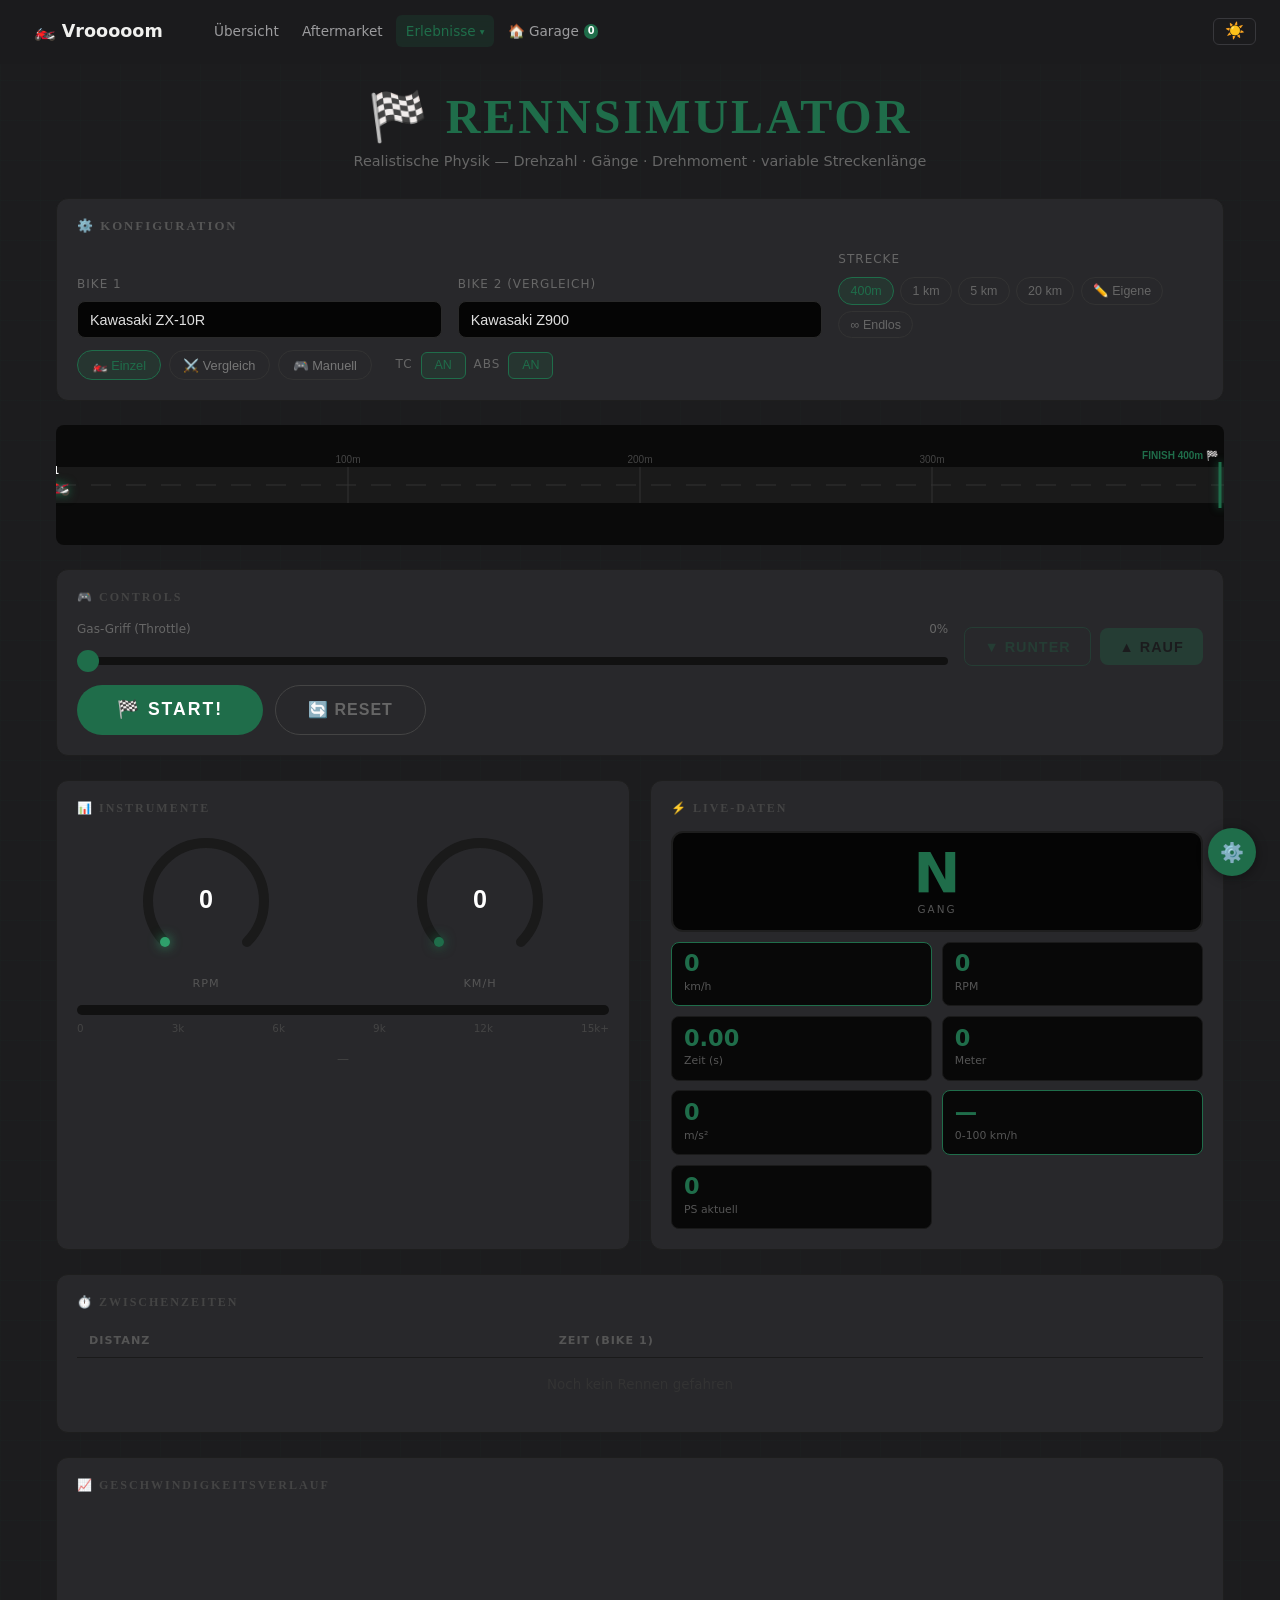
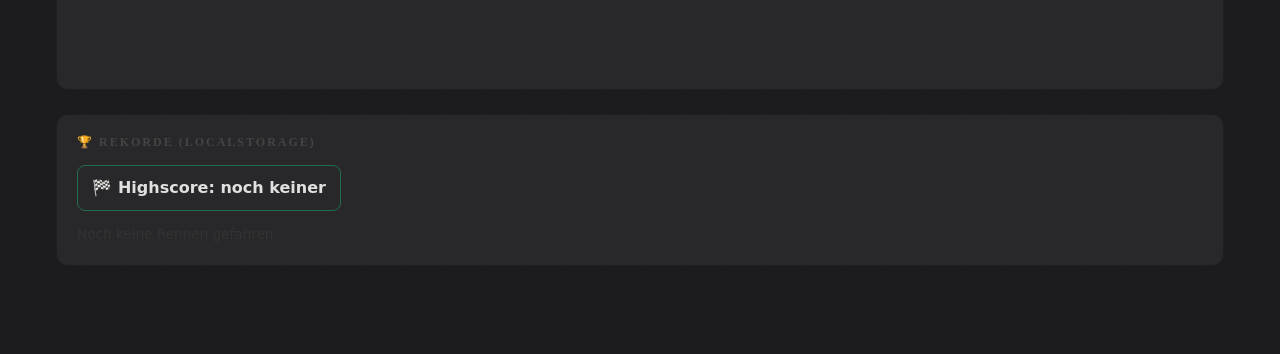
<file: race.html>
<!DOCTYPE html>
<html lang="de">
<head>
    <meta charset="UTF-8">
    <meta name="viewport" content="width=device-width, initial-scale=1.0">
    <title>Kawasaki Rennsimulator — Realistische Physik | Vrooooom</title>
    <link rel="icon" href="data:image/svg+xml,%3Csvg xmlns='http://www.w3.org/2000/svg' viewBox='0 0 100 100'%3E%3Crect width='100' height='100' rx='20' fill='%23080808'/%3E%3Ctext x='50' y='68' font-size='58' font-family='sans-serif' font-weight='800' text-anchor='middle' fill='%23ff6600'%3EK%3C/text%3E%3C/svg%3E">
    <link rel="stylesheet" href="styles.css">
    <link rel="stylesheet" href="design.css">
    <script>(function(){var t=localStorage.getItem('theme')||'dark';document.documentElement.setAttribute('data-theme',t);})();</script>
    <style>
* { box-sizing: border-box; margin: 0; padding: 0; }
        body {
            background: var(--bg);
            color: #e0e0e0;
            font-family: 'Segoe UI', system-ui, sans-serif;
            min-height: 100vh;
        }
/* PAGE */
        .race-page { max-width: 1200px; margin: 0 auto; padding: 1.5rem 1rem 4rem; }
        .page-title { text-align:center;margin-bottom:1.5rem; }
        .page-title h1 { font-size:clamp(1.8rem,5vw,3rem);color:var(--accent);letter-spacing:3px;margin-bottom:0.3rem; }
        .page-title p { color:#666;font-size:0.9rem; }

        /* BIKE SELECTOR */
        .bike-selector-section {
            background: var(--card-bg);
            border: 1px solid #1e1e1e;
            border-radius: 12px;
            padding: 1.25rem;
            margin-bottom: 1.5rem;
        }
        .bike-selector-section h2 { font-size:0.8rem;color:#555;text-transform:uppercase;letter-spacing:2px;margin-bottom:1rem; }
        .bike-selector-row { display:flex;gap:1rem;align-items:flex-end;flex-wrap:wrap; }
        .selector-group { flex:1;min-width:180px; }
        .selector-group label { display:block;font-size:0.75rem;color:#666;margin-bottom:0.4rem;text-transform:uppercase;letter-spacing:1px; }
        .selector-group select {
            width:100%;padding:0.6rem 0.75rem;background:#050505;border:1px solid #2a2a2a;
            color:#e0e0e0;border-radius:8px;font-size:0.9rem;cursor:pointer;
            appearance:none;outline:none;
        }
        .selector-group select:focus { border-color:var(--accent); }
        .mode-toggle-row { display:flex;gap:0.5rem;flex-wrap:wrap;margin-top:0.75rem; }
        .mode-chip {
            padding:0.4rem 0.85rem;border-radius:20px;border:1px solid #333;background:transparent;
            color:#777;font-size:0.8rem;cursor:pointer;transition:all 0.2s;
        }
        .mode-chip.active { border-color:var(--accent);color:var(--accent);background:var(--accent-dim); }
        .mode-chip:hover:not(.active) { border-color:var(--accent); color:var(--accent); }
        .toggle-group { display:flex;gap:0.5rem;align-items:center;flex-wrap:wrap; }
        .toggle-label { font-size:0.75rem;color:#666;text-transform:uppercase;letter-spacing:1px; }
        .toggle-btn {
            padding:0.35rem 0.8rem;border-radius:6px;border:1px solid #333;background:transparent;
            color:#666;font-size:0.78rem;cursor:pointer;transition:all 0.2s;
        }
        .toggle-btn.on { border-color:var(--accent);color:var(--accent);background:var(--accent-dim); }
        .toggle-btn:hover:not(.on) { border-color:var(--accent); color:var(--accent); }

        /* RACE TRACK */
        .race-track-section { margin-bottom:1.5rem; }
        .track-canvas-wrap { position:relative; }
        #trackCanvas { width:100%;height:120px;display:block;border-radius:8px; }
        .track-overlay {
            position:absolute;top:0;left:0;right:0;bottom:0;
            display:flex;align-items:center;justify-content:flex-start;
            padding:0 1rem;
            pointer-events:none;
        }
        /* Progress markers */
        .track-markers { position:absolute;top:0;left:0;right:0;bottom:0;pointer-events:none; }

        /* MAIN DASHBOARD */
        .dashboard {
            display: grid;
            grid-template-columns: 1fr 1fr;
            gap: 1.25rem;
            margin-bottom: 1.5rem;
        }
        @media (max-width: 700px) { .dashboard { grid-template-columns: 1fr; } }

        /* GAUGES */
        .gauges-panel {
            background: var(--card-bg);
            border: 1px solid #1e1e1e;
            border-radius: 12px;
            padding: 1.25rem;
        }
        .gauges-panel h2 { font-size:0.75rem;color:#444;text-transform:uppercase;letter-spacing:2px;margin-bottom:1rem; }
        .gauges-row { display:flex;gap:1rem;justify-content:space-around; }

        /* CIRCULAR GAUGE */
        .gauge-wrap { text-align:center;flex:1; }
        .gauge-canvas { display:block;margin:0 auto; }
        .gauge-label { font-size:0.7rem;color:#555;text-transform:uppercase;letter-spacing:1px;margin-top:0.25rem; }
        .gauge-value { font-size:1.1rem;font-weight:700;color:#ddd;line-height:1; }

        /* LIVE STATS */
        .live-stats {
            background: var(--card-bg);
            border: 1px solid #1e1e1e;
            border-radius: 12px;
            padding: 1.25rem;
        }
        .live-stats h2 { font-size:0.75rem;color:#444;text-transform:uppercase;letter-spacing:2px;margin-bottom:1rem; }
        .stats-grid {
            display: grid;
            grid-template-columns: 1fr 1fr;
            gap: 0.6rem;
        }
        .stat-box {
            background: #080808;
            border: 1px solid #1a1a1a;
            border-radius: 8px;
            padding: 0.6rem 0.75rem;
        }
        .stat-box .stat-val {
            font-size: 1.4rem;
            font-weight: 800;
            color: var(--accent);
            font-variant-numeric: tabular-nums;
            line-height: 1;
        }
        .stat-box .stat-lbl { font-size: 0.68rem; color: #555; margin-top: 0.2rem; }
        .stat-box.highlight { border-color: var(--accent); }
        .stat-box.highlight .stat-val { color: var(--accent); }
        .stat-box.danger { border-color: #ff0044; }
        .stat-box.danger .stat-val { color: #ff0044; }

        /* GEAR DISPLAY */
        .gear-display {
            background: #050505;
            border: 2px solid #1e1e1e;
            border-radius: 12px;
            padding: 0.75rem;
            text-align: center;
            grid-column: span 2;
        }
        .gear-number {
            font-size: 3.5rem;
            font-weight: 900;
            line-height: 1;
            color: var(--accent);
            
            font-variant-numeric: tabular-nums;
        }
        .gear-label { font-size: 0.65rem; color: #555; text-transform: uppercase; letter-spacing: 2px; }

        /* RPM BAR */
        .rpm-bar-section { margin-top: 0.75rem; }
        .rpm-bar-bg {
            height: 10px;
            background: #111;
            border-radius: 5px;
            overflow: hidden;
            margin-bottom: 0.3rem;
        }
        .rpm-bar-fill {
            height: 100%;
            border-radius: 5px;
            transition: width 0.05s linear, background 0.1s;
        }
        .rpm-zone-labels { display:flex;justify-content:space-between;font-size:0.65rem;color:#444; }

        /* CONTROLS */
        .controls-section {
            background: var(--card-bg);
            border: 1px solid #1e1e1e;
            border-radius: 12px;
            padding: 1.25rem;
            margin-bottom: 1.5rem;
        }
        .controls-section h2 { font-size:0.75rem;color:#444;text-transform:uppercase;letter-spacing:2px;margin-bottom:1rem; }
        .controls-row { display:flex;gap:1rem;align-items:center;flex-wrap:wrap;margin-bottom:0.75rem; }

        /* THROTTLE */
        .throttle-wrap { flex: 1; min-width: 200px; }
        .throttle-label { display:flex;justify-content:space-between;font-size:0.75rem;color:#666;margin-bottom:0.4rem; }
        .throttle-slider {
            -webkit-appearance: none;
            width: 100%;
            height: 8px;
            background: #111;
            border-radius: 4px;
            outline: none;
            cursor: pointer;
        }
        .throttle-slider::-webkit-slider-thumb {
            -webkit-appearance: none;
            width: 22px;
            height: 22px;
            background: var(--accent);
            border-radius: 50%;
            cursor: pointer;
            
        }
        .throttle-slider::-moz-range-thumb {
            width: 22px;
            height: 22px;
            background: var(--accent);
            border-radius: 50%;
            cursor: pointer;
            
            border: none;
        }

        /* SHIFT BUTTONS */
        .shift-btns { display:flex;gap:0.6rem;align-items:center; }
        .shift-btn {
            padding: 0.65rem 1.2rem;
            border-radius: 8px;
            font-size: 0.9rem;
            font-weight: 700;
            cursor: pointer;
            transition: all 0.15s;
            border: none;
            text-transform: uppercase;
            letter-spacing: 1px;
        }
        .shift-up { background:var(--accent);color:#000; }
        .shift-up:hover:not(:disabled) {  }
        .shift-down { background:transparent;border:1px solid var(--accent);color:var(--accent); }
        .shift-down:hover:not(:disabled) { background:rgba(31,109,74,0.08); }
        .shift-btn:disabled { opacity:0.3;cursor:not-allowed; }

        /* START/STOP */
        .race-ctrl-btns { display:flex;gap:0.75rem;flex-wrap:wrap; }
        .race-start-btn {
            padding: 0.9rem 2.5rem;
            background: var(--accent);
            color: #fff;
            border: none;
            border-radius: 50px;
            font-size: 1.1rem;
            font-weight: 800;
            cursor: pointer;
            text-transform: uppercase;
            letter-spacing: 2px;
            
            transition: all 0.2s;
        }
        .race-start-btn:hover { transform:translateY(-2px); }
        .race-stop-btn {
            padding: 0.9rem 2rem;
            background: transparent;
            border: 1px solid #ff0044;
            color: #ff0044;
            border-radius: 50px;
            font-size: 1rem;
            font-weight: 700;
            cursor: pointer;
            text-transform: uppercase;
            letter-spacing: 1px;
            transition: all 0.2s;
        }
        .race-stop-btn:hover { background:rgba(255,0,68,0.08); }

        /* COMPARE MODE */
        .compare-grid {
            display: grid;
            grid-template-columns: 1fr 1fr;
            gap: 1rem;
            margin-bottom: 1.5rem;
        }
        @media (max-width:600px) { .compare-grid { grid-template-columns:1fr; } }
        .compare-bike-panel {
            background: var(--card-bg);
            border: 1px solid #1e1e1e;
            border-radius: 12px;
            padding: 1rem;
        }
        .compare-bike-panel h3 { font-size:0.8rem;color:#555;text-transform:uppercase;letter-spacing:1px;margin-bottom:0.75rem; }
        .compare-stat { display:flex;justify-content:space-between;padding:0.35rem 0;border-bottom:1px solid #111;font-size:0.85rem; }
        .compare-stat span:last-child { color:var(--accent);font-weight:600; }
        .compare-leading { color: var(--accent) !important; }

        /* LAP/RECORD */
        .records-section {
            background: var(--card-bg);
            border: 1px solid #1e1e1e;
            border-radius: 12px;
            padding: 1.25rem;
            margin-bottom: 1.5rem;
        }
        .records-section h2 { font-size:0.75rem;color:#444;text-transform:uppercase;letter-spacing:2px;margin-bottom:1rem; }
        .record-list { display:flex;flex-wrap:wrap;gap:0.75rem; }
        .record-item {
            background: #080808;
            border: 1px solid #1e1e1e;
            border-radius: 8px;
            padding: 0.65rem 1rem;
            min-width: 140px;
        }
        .record-item .rec-bike { font-size:0.7rem;color:#555;margin-bottom:0.2rem; }
        .record-item .rec-val { font-size:1.1rem;font-weight:700;color:var(--accent); }
        .record-item .rec-lbl { font-size:0.65rem;color:#444; }

        /* WARNING */
        .shift-warning {
            position: fixed;
            top: 80px;
            right: 2rem;
            background: #ff0044;
            color: #fff;
            padding: 0.6rem 1.2rem;
            border-radius: 8px;
            font-weight: 800;
            font-size: 0.9rem;
            text-transform: uppercase;
            letter-spacing: 2px;
            z-index: 200;
            opacity: 0;
            transition: opacity 0.2s;
            pointer-events: none;
            
        }
        .shift-warning.show { opacity: 1; }

        /* SPLITS */
        .splits-section {
            background: var(--card-bg);
            border: 1px solid #1e1e1e;
            border-radius: 12px;
            padding: 1.25rem;
            margin-bottom: 1.5rem;
        }
        .splits-section h2 { font-size:0.75rem;color:#444;text-transform:uppercase;letter-spacing:2px;margin-bottom:1rem; }
        .splits-table { width:100%;border-collapse:collapse;font-size:0.84rem; }
        .splits-table th { color:#555;text-align:left;padding:0.4rem 0.75rem;border-bottom:1px solid #1a1a1a;font-weight:600;text-transform:uppercase;font-size:0.7rem;letter-spacing:1px; }
        .splits-table td { padding:0.4rem 0.75rem;border-bottom:1px solid #111;color:#aaa; }
        .splits-table tr:last-child td { border-bottom:none; }
        .split-time { color:var(--accent) !important;font-weight:600; }

        /* VELOCITY GRAPH */
        .graph-section {
            background: var(--card-bg);
            border: 1px solid #1e1e1e;
            border-radius: 12px;
            padding: 1.25rem;
            margin-bottom: 1.5rem;
        }
        .graph-section h2 { font-size:0.75rem;color:#444;text-transform:uppercase;letter-spacing:2px;margin-bottom:1rem; }
        #velCanvas { width:100%;height:160px;display:block;border-radius:6px; }

        /* SHIFT INDICATOR */
        .shift-indicator {
            text-align: center;
            padding: 0.3rem;
            font-size: 0.75rem;
            border-radius: 6px;
            margin-top: 0.5rem;
            transition: all 0.2s;
        }
        .shift-indicator.normal { color: #444; }
        .shift-indicator.ready { color: var(--accent); background: var(--accent-dim); }
        .shift-indicator.warn { color: var(--accent); background: var(--accent-dim); animation: blink 0.4s step-end infinite; }
        .shift-indicator.redline { color: #ff0044; background: rgba(255,0,68,0.1); animation: blink 0.2s step-end infinite; }
        @keyframes blink { 0%,100%{opacity:1} 50%{opacity:0.2} }

        /* GRID BG ANIMATION */
        /* TRACK PRESET CHIPS */
        .track-preset-row { display:flex;flex-wrap:wrap;gap:0.4rem;margin-top:0.25rem; }
        .track-chip {
            padding:0.35rem 0.7rem;border-radius:16px;border:1px solid #333;background:transparent;
            color:#666;font-size:0.78rem;cursor:pointer;transition:all 0.2s;white-space:nowrap;
        }
        .track-chip.active { border-color:var(--accent);color:var(--accent);background:var(--accent-dim); }
        .track-chip:hover:not(.active) { border-color:#555;color:#aaa; }

        /* ENDLESS RESULT BANNER */
        .endless-result-banner {
            background: linear-gradient(135deg,#0a0a0a,#1a0a00);
            border: 1px solid var(--accent);
            border-radius: 12px;
            padding: 1.25rem;
            margin-bottom: 1.5rem;
            display: none;
        }
        .endless-result-banner.show { display: block; }
        .endless-result-banner h2 { font-size:0.85rem;color:var(--accent);text-transform:uppercase;letter-spacing:2px;margin-bottom:0.75rem; }
        .endless-result-grid { display:flex;flex-wrap:wrap;gap:0.75rem; }
        .endless-result-item { background:#080808;border:1px solid #1e1e1e;border-radius:8px;padding:0.6rem 1rem;min-width:120px; }
        .endless-result-item .er-val { font-size:1.3rem;font-weight:800;color:var(--accent); }
        .endless-result-item .er-lbl { font-size:0.68rem;color:#555;margin-top:0.2rem; }

        @keyframes grid-scroll {
            from { background-position: 0 0; }
            to { background-position: 0 40px; }
        }
        .racing-bg {
            background-image: linear-gradient(rgba(31,109,74,0.03) 1px, transparent 1px),
                              linear-gradient(90deg, rgba(31,109,74,0.03) 1px, transparent 1px);
            background-size: 40px 40px;
        }
        .racing-bg.moving {
            animation: grid-scroll 0.3s linear infinite;
        }

        /* ==========================================
           LIGHT MODE OVERRIDES
           race.html verwendet fast durchgängig hart kodierte dunkle
           Hex-Farben statt der design.css-Variablen und hatte dadurch
           bisher als einzige App-Seite keine [data-theme="light"]-
           Anpassungen (Mängelliste 5.1) — im Light-Mode blieb der
           Inhalt größtenteils dunkel/unlesbar. Diese Overrides ändern
           NICHTS an der Dark-Mode-Darstellung (Standardregeln oben
           bleiben unverändert) und rühren keine Physik-/Renn-Logik an.
           ========================================== */
        [data-theme="light"] body { color: var(--text); }
        [data-theme="light"] .page-title p { color: var(--text-muted); }

        [data-theme="light"] .bike-selector-section,
        [data-theme="light"] .gauges-panel,
        [data-theme="light"] .live-stats,
        [data-theme="light"] .controls-section,
        [data-theme="light"] .compare-bike-panel,
        [data-theme="light"] .records-section,
        [data-theme="light"] .splits-section,
        [data-theme="light"] .graph-section {
            border-color: var(--border);
        }
        [data-theme="light"] .bike-selector-section h2,
        [data-theme="light"] .gauges-panel h2,
        [data-theme="light"] .live-stats h2,
        [data-theme="light"] .controls-section h2,
        [data-theme="light"] .compare-bike-panel h3,
        [data-theme="light"] .records-section h2,
        [data-theme="light"] .splits-section h2,
        [data-theme="light"] .graph-section h2 {
            color: var(--text-muted);
        }

        [data-theme="light"] .selector-group label,
        [data-theme="light"] .toggle-label,
        [data-theme="light"] .throttle-label,
        [data-theme="light"] .mode-chip,
        [data-theme="light"] .toggle-btn,
        [data-theme="light"] .rpm-zone-labels,
        [data-theme="light"] .gauge-label,
        [data-theme="light"] .shift-indicator.normal {
            color: var(--text-muted);
        }

        [data-theme="light"] .selector-group select {
            background: var(--card-bg);
            border-color: var(--border);
            color: var(--text);
        }

        [data-theme="light"] .stat-box,
        [data-theme="light"] .gear-display,
        [data-theme="light"] .record-item,
        [data-theme="light"] .endless-result-item {
            background: var(--bg-secondary);
            border-color: var(--border);
        }
        [data-theme="light"] .stat-box .stat-lbl,
        [data-theme="light"] .gear-label,
        [data-theme="light"] .record-item .rec-bike,
        [data-theme="light"] .record-item .rec-lbl,
        [data-theme="light"] .endless-result-item .er-lbl {
            color: var(--text-muted);
        }

        [data-theme="light"] .rpm-bar-bg,
        [data-theme="light"] .throttle-slider {
            background: var(--border);
        }

        [data-theme="light"] .gauge-value { color: var(--text); }

        [data-theme="light"] .splits-table th {
            color: var(--text-muted);
            border-bottom-color: var(--border);
        }
        [data-theme="light"] .splits-table td {
            color: var(--text-muted);
            border-bottom-color: var(--border);
        }

        [data-theme="light"] .compare-stat {
            border-bottom-color: var(--border);
        }

        [data-theme="light"] .endless-result-banner {
            background: linear-gradient(135deg, var(--bg-secondary), var(--accent-dim));
        }

    </style>
</head>
<body class="racing-bg" id="bodyEl">

<div class="shift-warning" id="shiftWarning">⚠️ SHIFT UP!</div>

<!-- NAV — gemeinsame Navbar (Single Source of Truth), siehe navbar.js.
     data-theme-toggle="external": theme-toggle.js verdrahtet den Button
     weiter unten, navbar.js darf hier NICHT selbst verdrahten. -->
<nav id="siteNavRoot" class="site-nav" data-theme-toggle="external"></nav>
<script src="navbar.js"></script>

<div class="race-page">
    <div class="page-title">
        <h1>🏁 RENNSIMULATOR</h1>
        <p>Realistische Physik — Drehzahl · Gänge · Drehmoment · variable Streckenlänge</p>
    </div>

    <!-- BIKE SELECTOR -->
    <div class="bike-selector-section js-reveal">
        <h2>⚙️ Konfiguration</h2>
        <div class="bike-selector-row">
            <div class="selector-group">
                <label>Bike 1</label>
                <select id="bike1Select" onchange="updateBike1()">
                    <!-- filled by JS -->
                </select>
            </div>
            <div class="selector-group" id="bike2SelectWrap">
                <label>Bike 2 (Vergleich)</label>
                <select id="bike2Select" onchange="updateBike2()">
                    <!-- filled by JS -->
                </select>
            </div>
            <div class="selector-group" id="trackConfigWrap">
                <label>Strecke</label>
                <div class="track-preset-row" id="trackPresetRow">
                    <button class="track-chip active" id="chip400" onclick="setTrackPreset(400)">400m</button>
                    <button class="track-chip" id="chip1000" onclick="setTrackPreset(1000)">1 km</button>
                    <button class="track-chip" id="chip5000" onclick="setTrackPreset(5000)">5 km</button>
                    <button class="track-chip" id="chip20000" onclick="setTrackPreset(20000)">20 km</button>
                    <button class="track-chip" id="chipCustom" onclick="setTrackPreset('custom')">&#9999;&#xFE0F; Eigene</button>
                    <button class="track-chip" id="chipEndless" onclick="setTrackPreset('endless')">&#8734; Endlos</button>
                </div>
                <div id="customLenWrap" style="display:none;margin-top:0.5rem;">
                    <div style="display:flex;gap:0.5rem;align-items:center;">
                        <input type="number" id="customLenInput" placeholder="Länge (Meter)" min="100" max="100000" value="2000"
                               style="width:150px;padding:0.4rem 0.6rem;background:#050505;border:1px solid #333;color:#e0e0e0;border-radius:6px;font-size:0.85rem;outline:none;">
                        <button onclick="applyCustomLen()"
                                style="padding:0.4rem 0.85rem;background:var(--accent);color:#000;border:none;border-radius:6px;cursor:pointer;font-size:0.85rem;font-weight:700;">OK</button>
                    </div>
                </div>
            </div>
        </div>
        <div class="mode-toggle-row">
            <button class="mode-chip active" id="modeSingle" onclick="setMode('single')">🏍️ Einzel</button>
            <button class="mode-chip" id="modeCompare" onclick="setMode('compare')">⚔️ Vergleich</button>
            <button class="mode-chip" id="modeManual" onclick="setMode('manual')">🎮 Manuell</button>
            <span style="margin-left:0.5rem;"></span>
            <div class="toggle-group">
                <span class="toggle-label">TC</span>
                <button class="toggle-btn on" id="tcToggle" onclick="toggleTC()">AN</button>
            </div>
            <div class="toggle-group">
                <span class="toggle-label">ABS</span>
                <button class="toggle-btn on" id="absToggle" onclick="toggleABS()">AN</button>
            </div>
        </div>
    </div>

    <!-- RACE TRACK CANVAS -->
    <div class="race-track-section">
        <div class="track-canvas-wrap">
            <canvas id="trackCanvas" height="120"></canvas>
        </div>
    </div>

    <!-- CONTROLS -->
    <div class="controls-section js-reveal">
        <h2>🎮 Controls</h2>
        <div class="controls-row">
            <div class="throttle-wrap">
                <div class="throttle-label">
                    <span>Gas-Griff (Throttle)</span>
                    <span id="throttleVal">0%</span>
                </div>
                <input type="range" class="throttle-slider" id="throttleSlider" min="0" max="100" value="0" oninput="updateThrottle(this.value)">
            </div>
            <div class="shift-btns" id="shiftBtnsWrap">
                <button class="shift-btn shift-down" id="shiftDownBtn" onclick="shiftDown()" disabled>▼ RUNTER</button>
                <button class="shift-btn shift-up" id="shiftUpBtn" onclick="shiftUp()" disabled>▲ RAUF</button>
            </div>
        </div>
        <div class="race-ctrl-btns">
            <button class="race-start-btn" id="raceStartBtn" onclick="startRace()">🏁 START!</button>
            <button class="race-stop-btn" id="raceStopBtn" onclick="stopRace()" style="display:none;">⬛ STOP</button>
            <button class="race-stop-btn" onclick="resetRace()" style="border-color:#444;color:#666;">🔄 Reset</button>
        </div>
    </div>

    <!-- ENDLESS RESULT BANNER -->
    <div class="endless-result-banner" id="endlessResultBanner">
        <h2>&#8734; Endlos-Rennen — Ergebnis beim Stopp</h2>
        <div class="endless-result-grid" id="endlessResultGrid"></div>
        <p class="garage-hint" style="margin-top:0.75rem;"><a href="garage.html" class="btn btn-outline" style="font-size:0.82rem;">🏠 In deiner Garage ansehen</a></p>
    </div>

    <!-- SINGLE MODE DASHBOARD -->
    <div id="singleDashboard">
        <div class="dashboard">
            <!-- GAUGES -->
            <div class="gauges-panel">
                <h2>📊 Instrumente</h2>
                <div class="gauges-row">
                    <div class="gauge-wrap">
                        <canvas class="gauge-canvas" id="rpmGauge" width="140" height="140"></canvas>
                        <div class="gauge-label">RPM</div>
                    </div>
                    <div class="gauge-wrap">
                        <canvas class="gauge-canvas" id="speedGauge" width="140" height="140"></canvas>
                        <div class="gauge-label">km/h</div>
                    </div>
                </div>
                <div class="rpm-bar-section">
                    <div class="rpm-bar-bg">
                        <div class="rpm-bar-fill" id="rpmBarFill" style="width:0%"></div>
                    </div>
                    <div class="rpm-zone-labels">
                        <span>0</span><span>3k</span><span>6k</span><span>9k</span><span>12k</span><span>15k+</span>
                    </div>
                    <div class="shift-indicator normal" id="shiftIndicator">—</div>
                </div>
            </div>

            <!-- LIVE STATS -->
            <div class="live-stats">
                <h2>⚡ Live-Daten</h2>
                <div class="stats-grid">
                    <div class="gear-display">
                        <div class="gear-number" id="gearDisplay">N</div>
                        <div class="gear-label">Gang</div>
                    </div>
                    <div class="stat-box highlight">
                        <div class="stat-val" id="speedDisplay">0</div>
                        <div class="stat-lbl">km/h</div>
                    </div>
                    <div class="stat-box">
                        <div class="stat-val" id="rpmDisplay">0</div>
                        <div class="stat-lbl">RPM</div>
                    </div>
                    <div class="stat-box">
                        <div class="stat-val" id="timeDisplay">0.00</div>
                        <div class="stat-lbl">Zeit (s)</div>
                    </div>
                    <div class="stat-box">
                        <div class="stat-val" id="distDisplay">0</div>
                        <div class="stat-lbl">Meter</div>
                    </div>
                    <div class="stat-box">
                        <div class="stat-val" id="accelDisplay">0</div>
                        <div class="stat-lbl">m/s²</div>
                    </div>
                    <div class="stat-box highlight">
                        <div class="stat-val" id="time100Display">—</div>
                        <div class="stat-lbl">0-100 km/h</div>
                    </div>
                    <div class="stat-box">
                        <div class="stat-val" id="powerDisplay">0</div>
                        <div class="stat-lbl">PS aktuell</div>
                    </div>
                </div>
            </div>
        </div>
    </div>

    <!-- COMPARE MODE -->
    <div id="compareDashboard" style="display:none;">
        <div class="compare-grid">
            <div class="compare-bike-panel" id="comp1Panel">
                <h3 id="comp1Name">Bike 1</h3>
                <div class="compare-stat"><span>Speed</span><span id="comp1Speed">0 km/h</span></div>
                <div class="compare-stat"><span>RPM</span><span id="comp1Rpm">0</span></div>
                <div class="compare-stat"><span>Gang</span><span id="comp1Gear">N</span></div>
                <div class="compare-stat"><span>Zeit</span><span id="comp1Time">0.00s</span></div>
                <div class="compare-stat"><span>Distanz</span><span id="comp1Dist">0m</span></div>
                <div class="compare-stat"><span>0-100 km/h</span><span id="comp1T100">—</span></div>
            </div>
            <div class="compare-bike-panel" id="comp2Panel">
                <h3 id="comp2Name">Bike 2</h3>
                <div class="compare-stat"><span>Speed</span><span id="comp2Speed">0 km/h</span></div>
                <div class="compare-stat"><span>RPM</span><span id="comp2Rpm">0</span></div>
                <div class="compare-stat"><span>Gang</span><span id="comp2Gear">N</span></div>
                <div class="compare-stat"><span>Zeit</span><span id="comp2Time">0.00s</span></div>
                <div class="compare-stat"><span>Distanz</span><span id="comp2Dist">0m</span></div>
                <div class="compare-stat"><span>0-100 km/h</span><span id="comp2T100">—</span></div>
            </div>
        </div>
    </div>

    <!-- SPLITS -->
    <div class="splits-section">
        <h2>⏱️ Zwischenzeiten</h2>
        <table class="splits-table">
            <thead>
                <tr><th>Distanz</th><th>Zeit (Bike 1)</th><th id="split2Header" style="display:none">Zeit (Bike 2)</th></tr>
            </thead>
            <tbody id="splitsBody">
                <tr><td colspan="3" style="color:#333;text-align:center;padding:1rem;">Noch kein Rennen gefahren</td></tr>
            </tbody>
        </table>
    </div>

    <!-- VELOCITY GRAPH -->
    <div class="graph-section">
        <h2>📈 Geschwindigkeitsverlauf</h2>
        <canvas id="velCanvas" height="160"></canvas>
    </div>

    <!-- RECORDS -->
    <div class="records-section">
        <h2>🏆 Rekorde (localStorage)</h2>
        <div class="highscore-readout" id="highscoreReadout" style="margin:0 0 0.75rem;padding:0.55rem 0.9rem;border:1px solid var(--accent);border-radius:8px;font-weight:600;display:inline-block;">🏁 Highscore: noch keiner</div>
        <p class="garage-hint" id="raceGarageHint" hidden style="margin:0 0 0.75rem;"><a href="garage.html" class="btn btn-outline" style="font-size:0.82rem;">🏠 In deiner Garage ansehen</a></p>
        <div class="record-list" id="recordList">
            <div style="color:#333;font-size:0.85rem;">Noch keine Rennen gefahren</div>
        </div>
    </div>
</div>

<script>
// ==========================================
// ACCENT COLORS (aus design.css gelesen, nicht hartkodiert — siehe
// GOLDEN_PRINCIPLES_KE.md / Redesign: ein Farbwechsel im Design-System
// wirkt sich so automatisch auf die Canvas-Zeichnungen aus)
// ==========================================
/**
 * Liest eine CSS-Custom-Property vom :root-Element aus, mit Fallback
 * für den Fall, dass design.css (noch) nicht geladen ist.
 * @param {string} name - Name der CSS-Variable (inkl. "--").
 * @param {string} fallback - Rückgabewert, falls die Variable leer ist.
 * @returns {string} Getrimmter Farbwert.
 */
function readAccentVar(name, fallback) {
    try {
        var v = getComputedStyle(document.documentElement).getPropertyValue(name);
        return (v && v.trim()) || fallback;
    } catch (e) {
        return fallback;
    }
}
const RACE_ACCENT = readAccentVar('--accent', '#1f6d4a');
const RACE_ACCENT_2 = readAccentVar('--accent-hover', '#2fa06b');

// ==========================================
// BIKE DATA WITH PHYSICS
// ==========================================
const RACE_BIKES = {
    h2:         { name:'Kawasaki Ninja H2',       ps:231, torque:141, weight:216, vmax:300, redline:14000, idleRpm:1200, gears:6, accel:3.0 },
    zx10r:      { name:'Kawasaki ZX-10R',          ps:203, torque:115, weight:186, vmax:299, redline:14000, idleRpm:1200, gears:6, accel:2.9 },
    zh2:        { name:'Kawasaki Z H2',             ps:200, torque:137, weight:239, vmax:290, redline:11000, idleRpm:1100, gears:6, accel:3.2 },
    h2sx:       { name:'Kawasaki H2 SX',            ps:200, torque:137, weight:240, vmax:299, redline:13000, idleRpm:1200, gears:6, accel:3.1 },
    hybrid1200: { name:'Kawasaki Ninja Hybrid',     ps:220, torque:220, weight:227, vmax:280, redline:12000, idleRpm:800,  gears:6, accel:3.2 },
    zx6r:       { name:'Kawasaki ZX-6R',            ps:130, torque:71,  weight:193, vmax:260, redline:15000, idleRpm:1500, gears:6, accel:3.5 },
    z900:       { name:'Kawasaki Z900',              ps:125, torque:99,  weight:193, vmax:248, redline:11500, idleRpm:1100, gears:6, accel:3.4 },
    versys1000: { name:'Kawasaki Versys 1000',       ps:120, torque:102, weight:235, vmax:220, redline:10000, idleRpm:1000, gears:6, accel:3.9 },
    ninja650:   { name:'Kawasaki Ninja 650',         ps:68,  torque:64,  weight:172, vmax:200, redline:9000,  idleRpm:900,  gears:6, accel:4.5 },
    z650:       { name:'Kawasaki Z650',              ps:68,  torque:64,  weight:168, vmax:190, redline:9000,  idleRpm:900,  gears:6, accel:4.2 },
    ninja400:   { name:'Kawasaki Ninja 400',         ps:45,  torque:38,  weight:168, vmax:190, redline:10000, idleRpm:1200, gears:6, accel:4.8 },
    zx25r:      { name:'Kawasaki ZX-25R',            ps:51,  torque:23,  weight:182, vmax:215, redline:17000, idleRpm:2000, gears:6, accel:5.0 },
    eliminator400:{name:'Kawasaki Eliminator 400',  ps:45,  torque:43,  weight:176, vmax:165, redline:8000,  idleRpm:900,  gears:6, accel:5.5 },
    w800:       { name:'Kawasaki W800',              ps:48,  torque:63,  weight:202, vmax:170, redline:7000,  idleRpm:800,  gears:5, accel:6.0 },
    klx300:     { name:'Kawasaki KLX 300',           ps:27,  torque:26,  weight:137, vmax:137, redline:9500,  idleRpm:1400, gears:6, accel:7.5 },
    kx450:      { name:'Kawasaki KX 450',            ps:62,  torque:54,  weight:110, vmax:150, redline:11000, idleRpm:1800, gears:5, accel:3.8 },
    samurai:    { name:'Kawasaki Samurai',            ps:31,  torque:25,  weight:145, vmax:160, redline:8000,  idleRpm:1200, gears:5, accel:0   },
    ninja7hybrid:{name:'Kawasaki Ninja 7 Hybrid',    ps:80,  torque:61,  weight:240, vmax:180, redline:10500, idleRpm:1000, gears:6, accel:4.9 },
    z900se:     { name:'Kawasaki Z900SE',             ps:125, torque:99,  weight:196, vmax:248, redline:11500, idleRpm:1100, gears:6, accel:3.4 },
    versys650:  { name:'Kawasaki Versys 650',         ps:67,  torque:61,  weight:216, vmax:200, redline:9000,  idleRpm:900,  gears:6, accel:4.5 },
    w230:       { name:'Kawasaki W230',               ps:19,  torque:18,  weight:144, vmax:120, redline:9000,  idleRpm:1300, gears:5, accel:0   },
    klr650:     { name:'Kawasaki KLR650',             ps:40,  torque:52,  weight:198, vmax:145, redline:7500,  idleRpm:1300, gears:5, accel:7.0 },
    vulcans:    { name:'Kawasaki Vulcan S',           ps:61,  torque:63,  weight:229, vmax:180, redline:8500,  idleRpm:900,  gears:6, accel:5.0 }
};

// Gear ratios (typical sport bike progression)
const GEAR_RATIOS = [0, 3.2, 2.1, 1.6, 1.28, 1.05, 0.88]; // 0=neutral,1-6
const FINAL_DRIVE = 2.8;
const WHEEL_CIRC = 2.0; // meters, circumference ~0.318m radius
const WHEEL_RADIUS = WHEEL_CIRC / (2 * Math.PI); // ~0.318m

// Track configuration (global)
let trackLength = 400;  // metres (used by distance races)
let isEndlessMode = false;

// Physics state
let simState = {
    running: false,
    time: 0,
    dist: 0,
    speed: 0,     // m/s
    rpm: 0,
    gear: 0,       // 0=neutral
    throttle: 0,  // 0-1
    t100: null,
    reached100: false,
    velHistory: [],
    splits: {},
    splitTargets: [50, 100, 200, 400, 1000],
    mode: 'single',
    tcOn: true,
    absOn: true
};

let sim2State = { ...JSON.parse(JSON.stringify(simState)) };
let simAnimId = null;
let simLastT = null;
let currentBike1 = 'zx10r';
let currentBike2 = 'z900';
let raceMode = 'single';

// Records from localStorage
let records = JSON.parse(localStorage.getItem('kawasaki_records') || '{}');

// ==========================================
// POPULATE SELECTS
// ==========================================
function populateSelects() {
    const options = Object.keys(RACE_BIKES).map(k =>
        `<option value="${k}">${RACE_BIKES[k].name}</option>`
    ).join('');
    document.getElementById('bike1Select').innerHTML = options;
    document.getElementById('bike2Select').innerHTML = options;
    document.getElementById('bike1Select').value = 'zx10r';
    document.getElementById('bike2Select').value = 'z900';
}
populateSelects();
updateSplitTargets(); // initialise split targets for default 400m track

function updateBike1() { currentBike1 = document.getElementById('bike1Select').value; resetRace(); }
function updateBike2() { currentBike2 = document.getElementById('bike2Select').value; resetRace(); }

// ==========================================
// TRACK LENGTH MANAGEMENT
// ==========================================
function setTrackPreset(preset) {
    // Deactivate all chips
    document.querySelectorAll('.track-chip').forEach(c => c.classList.remove('active'));

    if (preset === 'endless') {
        isEndlessMode = true;
        trackLength   = Infinity;
        const chip = document.getElementById('chipEndless');
        if (chip) chip.classList.add('active');
        document.getElementById('customLenWrap').style.display = 'none';

    } else if (preset === 'custom') {
        document.getElementById('chipCustom').classList.add('active');
        const wrap = document.getElementById('customLenWrap');
        wrap.style.display = 'block';
        // Don’t reset until OK is pressed
        return;

    } else {
        isEndlessMode = false;
        trackLength   = parseInt(preset);
        const chip = document.getElementById('chip' + preset);
        if (chip) chip.classList.add('active');
        document.getElementById('customLenWrap').style.display = 'none';
    }

    updateSplitTargets();
    resetRace();
}

function applyCustomLen() {
    const val = parseInt(document.getElementById('customLenInput').value);
    if (!isNaN(val) && val >= 100 && val <= 100000) {
        isEndlessMode = false;
        trackLength   = val;
        updateSplitTargets();
        resetRace();
    }
}

function setMode(mode) {
    raceMode = mode;
    ['single','compare','manual'].forEach(m => {
        document.getElementById('mode' + m.charAt(0).toUpperCase() + m.slice(1)).classList.toggle('active', m === mode);
    });
    document.getElementById('bike2SelectWrap').style.display  = mode === 'compare' ? '' : 'none';
    document.getElementById('singleDashboard').style.display  = mode === 'compare' ? 'none' : '';
    document.getElementById('compareDashboard').style.display = mode === 'compare' ? '' : 'none';
    document.getElementById('shiftBtnsWrap').style.display    = mode === 'manual' ? '' : 'none';
    document.getElementById('split2Header').style.display     = mode === 'compare' ? '' : 'none';
    const banner = document.getElementById('endlessResultBanner');
    if (banner) banner.classList.remove('show');
    resetRace();
}

function toggleTC() {
    simState.tcOn = !simState.tcOn;
    const btn = document.getElementById('tcToggle');
    btn.textContent = simState.tcOn ? 'AN' : 'AUS';
    btn.className = 'toggle-btn' + (simState.tcOn ? ' on' : '');
}
function toggleABS() {
    simState.absOn = !simState.absOn;
    const btn = document.getElementById('absToggle');
    btn.textContent = simState.absOn ? 'AN' : 'AUS';
    btn.className = 'toggle-btn' + (simState.absOn ? ' on' : '');
}

// ==========================================
// PHYSICS ENGINE (torque-based, per-bike drag)
// ==========================================

// Compute per-bike drag coefficient so each bike reaches its documented vmax.
// At vmax: thrust_force = drag_force + rolling_resistance
// drag_force = dragK * vmax²  ⇒  dragK = (thrust - rolling) / vmax²
function computeAllDragCoeffs() {
    Object.keys(RACE_BIKES).forEach(key => {
        const bike = RACE_BIKES[key];
        const vmaxMs = bike.vmax / 3.6;
        const powerW = bike.ps * 735.5; // PS → W
        // Effective thrust at vmax: ~82% of peak power (drivetrain loss + not always peak RPM)
        const thrustAtVmax = (powerW * 0.82) / vmaxMs;
        const rollingRes = bike.weight * 9.81 * 0.015;
        bike.dragK = Math.max(thrustAtVmax - rollingRes, 1) / (vmaxMs * vmaxMs);
    });
}
computeAllDragCoeffs();

// Normalised torque at given RPM (0–1).
// Torque peaks around 60 % of redline, then drops gently to ~70 % at redline.
function getTorqueNormalized(rpm, bike) {
    if (rpm < bike.idleRpm) return 0; // below idle = no torque
    const peakRpm = bike.redline * 0.60;
    if (rpm <= peakRpm) {
        const t = (rpm - bike.idleRpm) / (peakRpm - bike.idleRpm);
        return 0.55 + 0.45 * Math.pow(Math.min(t, 1), 0.65); // 55 % at idle, 100 % at peak
    }
    // Past peak: drop to ~70 % at redline
    const t = (rpm - peakRpm) / (bike.redline - peakRpm);
    return Math.max(0.40, 1.0 - 0.30 * t);
}

// PS display at given RPM (uses torque curve + P = T * ω)
function getPowerAtRpm(bike, rpm, gear) {
    if (gear === 0 || rpm <= bike.idleRpm) return 0;
    const torqueNm = bike.torque * getTorqueNormalized(rpm, bike);
    const powerKw = (torqueNm * rpm) / 9549.3; // T*ω (kW)
    return powerKw * 1.3596; // kW → PS
}

// Wheel drive force [N] from engine torque, limited by tyre adhesion.
function getWheelForce(bike, rpm, gear, throttle) {
    if (gear === 0) return 0;
    const torqueNm = bike.torque * getTorqueNormalized(rpm, bike) * throttle;
    const gearRatio = GEAR_RATIOS[gear] * FINAL_DRIVE;
    const wheelForce = (torqueNm * gearRatio) / WHEEL_RADIUS;
    // Physical traction limit ≋ 1.3 g
    const maxTraction = bike.weight * 9.81 * 1.3;
    return Math.min(wheelForce, maxTraction);
}

function getSpeedFromRpm(rpm, gear) {
    if (gear === 0 || rpm <= 0) return 0;
    const ratio = GEAR_RATIOS[gear] * FINAL_DRIVE;
    const wheelRpm = rpm / ratio;
    return (wheelRpm * WHEEL_CIRC) / 60; // m/s
}

function getRpmFromSpeed(speedMs, gear) {
    if (gear === 0) return 0;
    const ratio = GEAR_RATIOS[gear] * FINAL_DRIVE;
    const wheelRpm = (speedMs * 60) / WHEEL_CIRC;
    return wheelRpm * ratio;
}

function getAeroDrag(speedMs, bike) {
    return bike.dragK * speedMs * speedMs;
}

function stepPhysics(state, bike, dt, manual) {
    if (!state.running) return 0;

    const throttle = state.throttle;
    let gear = state.gear;

    // Engage gear 1 automatically (non-manual)
    if (gear === 0 && throttle > 0.05 && !manual) {
        gear = 1;
        state.gear = 1;
    }

    // Step 1: RPM from current speed (before shift decision)
    // At low speed, simulate clutch slip: engine RPM > wheel-derived RPM
    let rpm;
    if (gear > 0) {
        const rpmFromSpeed = getRpmFromSpeed(state.speed, gear);
        if (state.speed < 3 && throttle > 0) {
            // Launch mode: rider slips clutch at ~45 % redline
            const launchRpm = bike.idleRpm + throttle * (bike.redline * 0.45 - bike.idleRpm);
            rpm = Math.max(launchRpm, rpmFromSpeed);
        } else {
            rpm = rpmFromSpeed;
        }
        rpm = Math.max(bike.idleRpm, Math.min(rpm, bike.redline * 1.05));
    } else {
        rpm = bike.idleRpm + throttle * 3000;
    }

    // Step 2: Auto-shift
    if (!manual && gear > 0) {
        if (rpm >= bike.redline * 0.88 && gear < bike.gears) {
            // Shift up
            gear++;
            state.gear = gear;
            rpm = Math.max(bike.idleRpm, getRpmFromSpeed(state.speed, gear));
        } else if (gear > 1 && state.speed > 0.5) {
            // Shift down if RPM is too low (below 30 % redline)
            const rpmIfDown = getRpmFromSpeed(state.speed, gear - 1);
            if (rpm < bike.redline * 0.30 && rpmIfDown < bike.redline * 0.90) {
                gear--;
                state.gear = gear;
                rpm = Math.max(bike.idleRpm, rpmIfDown);
            }
        }
    }
    state.rpm = rpm;

    // Step 3: Forces
    let wheelForce = getWheelForce(bike, rpm, gear, throttle);

    // Traction control: cap at ~1.2 g during launch
    if (state.tcOn && state.speed < 8 && wheelForce > bike.weight * 9.81 * 1.2) {
        wheelForce = bike.weight * 9.81 * 1.2;
    }

    const dragForce      = getAeroDrag(state.speed, bike);
    const rollingRes     = bike.weight * 9.81 * 0.015;
    const netForce       = wheelForce - dragForce - rollingRes;
    const accelMs2       = netForce / bike.weight;

    // Step 4: Integrate
    state.speed = Math.max(0, state.speed + accelMs2 * dt);
    state.dist  += state.speed * dt;
    state.time  += dt;

    // Step 5: Final RPM from updated speed
    if (gear > 0) {
        state.rpm = Math.max(bike.idleRpm, Math.min(getRpmFromSpeed(state.speed, gear), bike.redline));
    }

    // 0-100 check
    const speedKmh = state.speed * 3.6;
    if (!state.reached100 && speedKmh >= 100) {
        state.t100 = state.time;
        state.reached100 = true;
    }

    // Splits
    state.splitTargets.forEach(target => {
        if (!state.splits[target] && state.dist >= target) {
            state.splits[target] = state.time;
            const tbody = document.getElementById('splitsBody');
            if (tbody) {
                tbody.style.outline = '2px solid var(--accent)';
                setTimeout(() => { if(tbody) tbody.style.outline = ''; }, 400);
            }
        }
    });

    // Velocity history (capped at 2000 samples)
    state.velHistory.push({ t: state.time, v: speedKmh, dist: state.dist });
    if (state.velHistory.length > 2000) state.velHistory.shift();

    // Finish check (only in distance mode)
    if (!isEndlessMode && state.dist >= trackLength) {
        finishRace(state, bike);
    }

    return accelMs2;
}

// ==========================================
// RACE LOOP
// ==========================================
function raceLoop(ts) {
    if (!simState.running) return;
    if (simLastT === null) simLastT = ts;
    const dt = Math.min((ts - simLastT) / 1000, 0.05); // cap at 50ms
    simLastT = ts;

    const bike1 = RACE_BIKES[currentBike1];
    const accel = stepPhysics(simState, bike1, dt, raceMode === 'manual');

    if (raceMode === 'compare') {
        const bike2 = RACE_BIKES[currentBike2];
        stepPhysics(sim2State, bike2, dt, false);
    }

    updateUI(accel);
    drawTrack();
    drawVelocityGraph();

    if (simState.running) {
        simAnimId = requestAnimationFrame(raceLoop);
    }
}

// ==========================================
// UI UPDATES
// ==========================================
function updateUI(accel) {
    const bike = RACE_BIKES[currentBike1];
    const speedKmh = simState.speed * 3.6;
    const rpm = simState.rpm;

    if (raceMode !== 'compare') {
        // Gauges
        // Color-coded RPM zones: cyan=normal, yellow=mid, orange=high, red=redline
        const rpmColor = rpm > bike.redline * 0.93 ? '#ff0044' : rpm > bike.redline * 0.78 ? RACE_ACCENT : rpm > bike.redline * 0.5 ? '#ffcc00' : RACE_ACCENT_2;
        drawGauge('rpmGauge', rpm, bike.redline, rpmColor, rpm.toFixed(0));
        drawGauge('speedGauge', speedKmh, bike.vmax, RACE_ACCENT, speedKmh.toFixed(0));

        // Stat boxes
        document.getElementById('speedDisplay').textContent = speedKmh.toFixed(0);
        document.getElementById('rpmDisplay').textContent = rpm.toFixed(0);
        document.getElementById('gearDisplay').textContent = simState.gear === 0 ? 'N' : simState.gear;
        document.getElementById('timeDisplay').textContent = simState.time.toFixed(2);
        document.getElementById('distDisplay').textContent = simState.dist.toFixed(0);
        document.getElementById('accelDisplay').textContent = (accel || 0).toFixed(1);
        document.getElementById('time100Display').textContent = simState.t100 ? simState.t100.toFixed(2) + 's' : '—';
        document.getElementById('powerDisplay').textContent = getPowerAtRpm(bike, rpm, simState.gear).toFixed(0);

        // RPM bar
        const rpmPct = (rpm / bike.redline) * 100;
        const rpmBar = document.getElementById('rpmBarFill');
        rpmBar.style.width = rpmPct + '%';
        if (rpmPct > 90) { rpmBar.style.background = 'linear-gradient(90deg,#ff0044,#ff4466)'; }
        else if (rpmPct > 75) { rpmBar.style.background = `linear-gradient(90deg,${RACE_ACCENT},#ffaa00)`; }
        else { rpmBar.style.background = `linear-gradient(90deg,${RACE_ACCENT_2},${RACE_ACCENT})`; }

        // Shift indicator
        const si = document.getElementById('shiftIndicator');
        if (rpmPct > 90) { si.className = 'shift-indicator redline'; si.textContent = '🔴 REDLINE — SHIFT UP!'; showShiftWarning(); }
        else if (rpmPct > 75) { si.className = 'shift-indicator warn'; si.textContent = '⚠️ Hochschalten empfohlen'; }
        else if (rpmPct > 50) { si.className = 'shift-indicator ready'; si.textContent = '✅ Powerband — optimal'; }
        else { si.className = 'shift-indicator normal'; si.textContent = '—'; }

        // Body grid animation
        document.getElementById('bodyEl').classList.toggle('moving', speedKmh > 10);
    }

    // Compare mode
    if (raceMode === 'compare') {
        const b2 = RACE_BIKES[currentBike2];
        const s1 = simState, s2 = sim2State;
        const sp1 = s1.speed * 3.6, sp2 = s2.speed * 3.6;

        document.getElementById('comp1Name').textContent = RACE_BIKES[currentBike1].name;
        document.getElementById('comp2Name').textContent = RACE_BIKES[currentBike2].name;

        document.getElementById('comp1Speed').textContent = sp1.toFixed(0) + ' km/h';
        document.getElementById('comp1Rpm').textContent = s1.rpm.toFixed(0);
        document.getElementById('comp1Gear').textContent = s1.gear === 0 ? 'N' : s1.gear;
        document.getElementById('comp1Time').textContent = s1.time.toFixed(2) + 's';
        document.getElementById('comp1Dist').textContent = s1.dist.toFixed(0) + 'm';
        document.getElementById('comp1T100').textContent = s1.t100 ? s1.t100.toFixed(2) + 's' : '—';

        document.getElementById('comp2Speed').textContent = sp2.toFixed(0) + ' km/h';
        document.getElementById('comp2Rpm').textContent = s2.rpm.toFixed(0);
        document.getElementById('comp2Gear').textContent = s2.gear === 0 ? 'N' : s2.gear;
        document.getElementById('comp2Time').textContent = s2.time.toFixed(2) + 's';
        document.getElementById('comp2Dist').textContent = s2.dist.toFixed(0) + 'm';
        document.getElementById('comp2T100').textContent = s2.t100 ? s2.t100.toFixed(2) + 's' : '—';

        // Highlight leader
        const leader1 = s1.dist >= s2.dist;
        document.getElementById('comp1Speed').className = leader1 ? 'compare-leading' : '';
        document.getElementById('comp2Speed').className = !leader1 ? 'compare-leading' : '';
    }
}

// ==========================================
// CIRCULAR GAUGE
// ==========================================
function drawGauge(canvasId, value, max, color, label) {
    const canvas = document.getElementById(canvasId);
    if (!canvas) return;
    const ctx = canvas.getContext('2d');
    const W = canvas.width, H = canvas.height;
    const cx = W/2, cy = H/2, r = W/2 - 12;
    ctx.clearRect(0, 0, W, H);

    // Background arc
    ctx.beginPath();
    ctx.arc(cx, cy, r, Math.PI * 0.75, Math.PI * 2.25);
    ctx.strokeStyle = '#1a1a1a';
    ctx.lineWidth = 10;
    ctx.lineCap = 'round';
    ctx.stroke();

    // Value arc
    const pct = Math.min(value / max, 1);
    const endAngle = Math.PI * 0.75 + pct * Math.PI * 1.5;
    ctx.beginPath();
    ctx.arc(cx, cy, r, Math.PI * 0.75, endAngle);
    ctx.strokeStyle = color;
    ctx.lineWidth = 10;
    ctx.lineCap = 'round';
    ctx.shadowColor = color;
    ctx.shadowBlur = 12;
    ctx.stroke();
    ctx.shadowBlur = 0;

    // Value text
    ctx.fillStyle = '#fff';
    ctx.font = `bold ${W * 0.18}px 'Segoe UI',sans-serif`;
    ctx.textAlign = 'center';
    ctx.textBaseline = 'middle';
    ctx.fillText(label, cx, cy);
}

// Draw initial gauges
drawGauge('rpmGauge', 0, 14000, RACE_ACCENT_2, '0');
drawGauge('speedGauge', 0, 300, RACE_ACCENT, '0');

// ==========================================
// TRACK CANVAS
// ==========================================
function drawTrack() {
    const canvas = document.getElementById('trackCanvas');
    const ctx = canvas.getContext('2d');
    canvas.width = canvas.offsetWidth;
    const W = canvas.width, H = canvas.height;
    ctx.clearRect(0, 0, W, H);

    ctx.fillStyle = '#0a0a0a';
    ctx.fillRect(0, 0, W, H);

    const roadY = H * 0.35;
    const roadH = H * 0.30;

    ctx.fillStyle = '#1a1a1a';
    ctx.fillRect(0, roadY, W, roadH);

    if (isEndlessMode) {
        // ---- ENDLESS: scrolling road ----
        const dist = simState.dist;
        const viewRange = Math.max(500, dist * 0.5 + 200); // visible metres

        // Animated centre line
        ctx.strokeStyle = '#2e2e2e';
        ctx.lineWidth = 1;
        const dashLen = 28, gapLen = 18;
        const scrollOff = -(dist % (dashLen + gapLen)) / (dashLen + gapLen) * (dashLen + gapLen);
        ctx.setLineDash([dashLen, gapLen]);
        ctx.lineDashOffset = scrollOff;
        ctx.beginPath();
        ctx.moveTo(0, roadY + roadH / 2);
        ctx.lineTo(W, roadY + roadH / 2);
        ctx.stroke();
        ctx.setLineDash([]);

        // Distance markers
        const step = viewRange <= 600 ? 100 : viewRange <= 2000 ? 500 : viewRange <= 10000 ? 1000 : 5000;
        const startMark = Math.floor(dist / step) * step;
        for (let d = startMark; d <= startMark + viewRange * 1.2; d += step) {
            const relPos = (d - dist) / viewRange;
            const x = relPos * W * 0.85 + W * 0.1;
            if (x < 0 || x > W) continue;
            ctx.strokeStyle = '#333';
            ctx.lineWidth = 1;
            ctx.beginPath();
            ctx.moveTo(x, roadY);
            ctx.lineTo(x, roadY + roadH);
            ctx.stroke();
            ctx.fillStyle = '#444';
            ctx.font = '10px sans-serif';
            ctx.textAlign = 'center';
            ctx.fillText(d >= 1000 ? (d / 1000).toFixed(1) + 'km' : d + 'm', x, roadY - 4);
        }

        // ∞ label + distance counter
        ctx.fillStyle = RACE_ACCENT;
        ctx.font = 'bold 11px sans-serif';
        ctx.textAlign = 'left';
        const distLabel = dist >= 1000 ? (dist / 1000).toFixed(2) + ' km' : dist.toFixed(0) + ' m';
        ctx.fillText('∞ ' + distLabel, 10, H - 8);

        // Bike(s) at fixed horizontal position
        drawBikeMarker(ctx, W * 0.18, roadY + roadH / 2, RACE_ACCENT, '1');
        if (raceMode === 'compare') {
            const gap = sim2State.dist - simState.dist;
            const relOff = Math.max(-0.15, Math.min(0.15, gap / viewRange));
            drawBikeMarker(ctx, W * (0.18 + relOff), roadY + roadH / 2, RACE_ACCENT_2, '2');
        }

    } else {
        // ---- DISTANCE RACE: fixed track ----
        const trackLen = trackLength;

        ctx.strokeStyle = '#333';
        ctx.lineWidth = 1;
        ctx.setLineDash([20, 15]);
        ctx.beginPath();
        ctx.moveTo(0, roadY + roadH / 2);
        ctx.lineTo(W, roadY + roadH / 2);
        ctx.stroke();
        ctx.setLineDash([]);

        // Marker interval based on track length
        const mInterval = trackLen <= 400 ? 100 : trackLen <= 1000 ? 200 : trackLen <= 5000 ? 1000 : 5000;
        for (let m = mInterval; m < trackLen; m += mInterval) {
            const x = (m / trackLen) * W;
            ctx.strokeStyle = '#333';
            ctx.lineWidth = 1;
            ctx.beginPath();
            ctx.moveTo(x, roadY);
            ctx.lineTo(x, roadY + roadH);
            ctx.stroke();
            ctx.fillStyle = '#444';
            ctx.font = '10px sans-serif';
            ctx.textAlign = 'center';
            ctx.fillText(m >= 1000 ? (m / 1000).toFixed(0) + 'km' : m + 'm', x, roadY - 4);
        }

        // Finish line
        const finX = W - 4;
        ctx.strokeStyle = RACE_ACCENT;
        ctx.lineWidth = 3;
        ctx.shadowColor = RACE_ACCENT;
        ctx.shadowBlur = 8;
        ctx.beginPath();
        ctx.moveTo(finX, roadY - 5);
        ctx.lineTo(finX, roadY + roadH + 5);
        ctx.stroke();
        ctx.shadowBlur = 0;
        ctx.fillStyle = RACE_ACCENT;
        ctx.font = 'bold 10px sans-serif';
        ctx.textAlign = 'right';
        const finLbl = trackLen >= 1000 ? (trackLen / 1000).toFixed(0) + 'km 🏁' : trackLen + 'm 🏁';
        ctx.fillText('FINISH ' + finLbl, finX - 2, roadY - 8);

        // Bike(s)
        const b1x = Math.min((simState.dist / trackLen) * W, W - 20);
        drawBikeMarker(ctx, b1x, roadY + roadH / 2, RACE_ACCENT, '1');
        if (raceMode === 'compare') {
            const b2x = Math.min((sim2State.dist / trackLen) * W, W - 20);
            drawBikeMarker(ctx, b2x, roadY + roadH / 2, RACE_ACCENT_2, '2');
        }
    }
}

function drawBikeMarker(ctx, x, y, color, label) {
    ctx.fillStyle = color;
    ctx.shadowColor = color;
    ctx.shadowBlur = 10;
    ctx.font = '22px serif';
    ctx.textAlign = 'center';
    ctx.textBaseline = 'middle';
    ctx.fillText('🏍️', x, y);
    ctx.shadowBlur = 0;
    ctx.fillStyle = '#fff';
    ctx.font = 'bold 10px sans-serif';
    ctx.fillText(label, x, y - 14);
}
drawTrack();

// ==========================================
// VELOCITY GRAPH
// ==========================================
function drawVelocityGraph() {
    const canvas = document.getElementById('velCanvas');
    canvas.width = canvas.offsetWidth;
    const ctx = canvas.getContext('2d');
    const W = canvas.width, H = canvas.height;
    ctx.clearRect(0, 0, W, H);

    ctx.fillStyle = '#050505';
    ctx.fillRect(0, 0, W, H);

    const hist1 = simState.velHistory;
    const hist2 = raceMode === 'compare' ? sim2State.velHistory : [];

    function drawLine(hist, color) {
        if (hist.length < 2) return;
        const maxT = Math.max(...hist.map(h=>h.t), 10);
        const maxV = Math.max(...hist.map(h=>h.v), 50);
        ctx.beginPath();
        hist.forEach((pt, i) => {
            const x = (pt.t / maxT) * (W - 20) + 10;
            const y = H - (pt.v / maxV) * (H - 20) - 10;
            i === 0 ? ctx.moveTo(x, y) : ctx.lineTo(x, y);
        });
        ctx.strokeStyle = color;
        ctx.lineWidth = 2;
        ctx.shadowColor = color;
        ctx.shadowBlur = 6;
        ctx.stroke();
        ctx.shadowBlur = 0;
    }

    // Grid
    ctx.strokeStyle = '#111';
    ctx.lineWidth = 1;
    [0, 25, 50, 75, 100].forEach(pct => {
        const y = H - (pct/100) * (H - 20) - 10;
        ctx.beginPath(); ctx.moveTo(10, y); ctx.lineTo(W-10, y); ctx.stroke();
    });

    drawLine(hist1, RACE_ACCENT);
    if (raceMode === 'compare') drawLine(hist2, RACE_ACCENT_2);

    // Labels
    ctx.fillStyle = '#444';
    ctx.font = '10px sans-serif';
    ctx.fillText('km/h', 12, 16);
    ctx.fillText('Zeit →', W - 40, H - 4);
}

// ==========================================
// SPLITS TABLE
// ==========================================
function getSplitTargets() {
    const ALL = [50, 100, 200, 400, 1000, 2000, 5000, 10000, 20000];
    if (isEndlessMode) return ALL;
    const filtered = ALL.filter(t => t < trackLength);
    if (!filtered.includes(trackLength)) filtered.push(trackLength);
    return filtered;
}

function updateSplitTargets() {
    const targets = getSplitTargets();
    simState.splitTargets  = [...targets];
    sim2State.splitTargets = [...targets];
}

function updateSplits() {
    const tbody = document.getElementById('splitsBody');
    const targets = simState.splitTargets || getSplitTargets();
    let html = '';
    targets.forEach(d => {
        const t1 = simState.splits[d];
        const t2 = sim2State.splits[d];
        const distLbl = d >= 1000 ? (d / 1000).toFixed(0) + 'km' : d + 'm';
        const col2 = raceMode === 'compare'
            ? `<td class="split-time">${t2 !== undefined ? t2.toFixed(3) + 's' : '—'}</td>`
            : '';
        html += `<tr><td>${distLbl}</td><td class="split-time">${t1 !== undefined ? t1.toFixed(3) + 's' : '—'}</td>${col2}</tr>`;
    });
    tbody.innerHTML = html || '<tr><td colspan="3" style="color:#333;text-align:center;padding:1rem;">Noch kein Rennen</td></tr>';
}

// ==========================================
// CONTROLS
// ==========================================
function updateThrottle(val) {
    simState.throttle  = val / 100;
    sim2State.throttle = val / 100;
    document.getElementById('throttleVal').textContent = val + '%';
    if (!simState.running && val > 10) startRace();
}

function shiftUp() {
    const bike = RACE_BIKES[currentBike1];
    if (simState.gear < bike.gears) simState.gear++;
}
function shiftDown() {
    if (simState.gear > 1) simState.gear--;
    else if (simState.gear === 1 && simState.speed < 0.5) simState.gear = 0;
}

let shiftWarnTimeout = null;
function showShiftWarning() {
    const w = document.getElementById('shiftWarning');
    w.classList.add('show');
    clearTimeout(shiftWarnTimeout);
    shiftWarnTimeout = setTimeout(() => w.classList.remove('show'), 800);
}

// ==========================================
// RACE LIFECYCLE
// ==========================================
function resetSimState(state) {
    const targets = getSplitTargets();
    const tcOn  = simState ? simState.tcOn  : true;
    const absOn = simState ? simState.absOn : true;
    Object.assign(state, {
        running: false, time: 0, dist: 0, speed: 0, rpm: 0, gear: 0,
        throttle: 0, t100: null, reached100: false,
        velHistory: [], splits: {},
        splitTargets: targets,
        tcOn, absOn
    });
}

function startRace() {
    if (simState.running) return;
    // Hide endless result if shown
    const banner = document.getElementById('endlessResultBanner');
    if (banner) banner.classList.remove('show');

    simState.running  = true;
    sim2State.running = raceMode === 'compare';
    simState.gear     = raceMode === 'manual' ? 0 : 1;
    sim2State.gear    = 1;
    // Keep throttle + TC/ABS from state
    simLastT = null;

    document.getElementById('raceStartBtn').style.display = 'none';
    document.getElementById('raceStopBtn').style.display  = '';
    if (raceMode === 'manual') {
        document.getElementById('shiftUpBtn').disabled   = false;
        document.getElementById('shiftDownBtn').disabled = false;
    }
    simAnimId = requestAnimationFrame(raceLoop);
}

function stopRace() {
    const wasRunning = simState.running || sim2State.running;
    simState.running  = false;
    sim2State.running = false;
    if (simAnimId) { cancelAnimationFrame(simAnimId); simAnimId = null; }

    document.getElementById('raceStartBtn').style.display = '';
    document.getElementById('raceStopBtn').style.display  = 'none';
    document.getElementById('shiftUpBtn').disabled   = true;
    document.getElementById('shiftDownBtn').disabled = true;
    document.getElementById('bodyEl').classList.remove('moving');

    // Endless mode: show final result when user hits STOP
    if (isEndlessMode && (wasRunning || simState.time > 0)) {
        showEndlessResult();
    }
    updateSplits();
}

function showEndlessResult() {
    const banner = document.getElementById('endlessResultBanner');
    const grid   = document.getElementById('endlessResultGrid');
    if (!banner || !grid) return;

    const s = simState;
    const speedKmh = s.speed * 3.6;
    const maxSpeed = s.velHistory.length > 0 ? Math.max(...s.velHistory.map(h => h.v)) : speedKmh;
    const distLabel = s.dist >= 1000 ? (s.dist / 1000).toFixed(2) + ' km' : s.dist.toFixed(0) + ' m';

    let html = [
        { val: s.time.toFixed(2) + 's',           lbl: 'Fahrzeit'           },
        { val: distLabel,                           lbl: 'Distanz'            },
        { val: speedKmh.toFixed(0) + ' km/h',      lbl: 'Tempo beim Stopp'   },
        { val: maxSpeed.toFixed(0) + ' km/h',      lbl: 'Topspeed'           },
        { val: s.t100 ? s.t100.toFixed(2) + 's' : '—', lbl: '0–100 km/h'    },
        { val: s.gear === 0 ? 'N' : String(s.gear), lbl: 'Gang beim Stopp'   },
    ].map(it => `<div class="endless-result-item"><div class="er-val">${it.val}</div><div class="er-lbl">${it.lbl}</div></div>`).join('');

    // Compare bike result
    if (raceMode === 'compare') {
        const s2 = sim2State;
        const mxS2 = s2.velHistory.length > 0 ? Math.max(...s2.velHistory.map(h => h.v)) : s2.speed * 3.6;
        const d2lbl = s2.dist >= 1000 ? (s2.dist / 1000).toFixed(2) + ' km' : s2.dist.toFixed(0) + ' m';
        html += `<div class="endless-result-item" style="border-color:${RACE_ACCENT_2};">`
             + `<div class="er-val" style="color:${RACE_ACCENT_2}">${(s2.speed*3.6).toFixed(0)} km/h</div>`
             + `<div class="er-lbl">Bike 2 — ${d2lbl}</div></div>`;
    }

    grid.innerHTML = html;
    banner.classList.add('show');
    saveRecord(s, RACE_BIKES[currentBike1]);
    if (raceMode === 'compare') saveRecord(sim2State, RACE_BIKES[currentBike2]);

    try {
        if (typeof window.VroooomStats !== 'undefined') window.VroooomStats.recordEndlessRun(s.time);
        if (typeof window.VroooomAchievements !== 'undefined') window.VroooomAchievements.checkNow();
    } catch (e) { /* Gamification-Hook darf den Endlos-Modus nie blockieren */ }
}

function saveRecord(state, bike) {
    if (!state.t100) return;
    const bikeKey = state === simState ? currentBike1 : currentBike2;
    const best = records[bikeKey];
    if (!best || state.t100 < best) {
        records[bikeKey] = state.t100;
        localStorage.setItem('kawasaki_records', JSON.stringify(records));
        updateRecordDisplay();
    }
}

function resetRace() {
    stopRace();
    const banner = document.getElementById('endlessResultBanner');
    if (banner) banner.classList.remove('show');

    resetSimState(simState);
    resetSimState(sim2State);
    // Restore TC/ABS toggles
    simState.tcOn  = document.getElementById('tcToggle').classList.contains('on');
    simState.absOn = document.getElementById('absToggle').classList.contains('on');

    document.getElementById('throttleSlider').value = 0;
    document.getElementById('throttleVal').textContent = '0%';
    drawGauge('rpmGauge', 0, 14000, RACE_ACCENT_2, '0');
    drawGauge('speedGauge', 0, 300, RACE_ACCENT, '0');
    const ids = ['speedDisplay','rpmDisplay','timeDisplay','distDisplay','accelDisplay'];
    ids.forEach(id => { const el = document.getElementById(id); if (el) el.textContent = '0'; });
    const el = (id) => document.getElementById(id);
    if (el('gearDisplay'))     el('gearDisplay').textContent = 'N';
    if (el('time100Display'))  el('time100Display').textContent = '—';
    if (el('powerDisplay'))    el('powerDisplay').textContent = '0';
    if (el('rpmBarFill'))      el('rpmBarFill').style.width = '0%';
    if (el('shiftIndicator')) { el('shiftIndicator').className = 'shift-indicator normal'; el('shiftIndicator').textContent = '—'; }
    drawTrack();
    drawVelocityGraph();
    updateSplits();
}

function finishRace(state, bike) {
    if (isEndlessMode) return; // Never auto-finish in endless mode
    state.running = false;

    // Stop animation when all active bikes have finished
    const allDone = !simState.running && (raceMode !== 'compare' || !sim2State.running);
    if (allDone) stopRace();

    saveRecord(state, bike);
    saveHighscore(state, bike);
    updateSplits();

    try {
        if (typeof window.VroooomStats !== 'undefined') window.VroooomStats.recordRaceFinish(state.t100);
        if (typeof window.VroooomAchievements !== 'undefined') window.VroooomAchievements.checkNow();
        const hint = document.getElementById('raceGarageHint');
        if (hint) hint.hidden = false;
    } catch (e) { /* Gamification-Hook darf ein Rennergebnis nie blockieren */ }
}

// ==========================================
// HIGHSCORE — best (fastest) finish time, persisted in localStorage
// ==========================================
function updateHighscoreDisplay() {
    const el = document.getElementById('highscoreReadout');
    if (!el) return;
    let hs = null;
    try { hs = JSON.parse(localStorage.getItem('raceHighscore') || 'null'); } catch (e) { hs = null; }
    if (hs && typeof hs.time === 'number') {
        el.textContent = '🏁 Highscore: ' + hs.time.toFixed(2) + 's'
            + (hs.bike ? ' — ' + hs.bike : '')
            + (hs.dist ? ' (' + hs.dist + ')' : '');
    } else {
        el.textContent = '🏁 Highscore: noch keiner';
    }
}

function saveHighscore(state, bike) {
    // Only distance-mode runs produce a real finish time.
    if (isEndlessMode) return;
    if (!state || typeof state.time !== 'number' || state.time <= 0) return;
    let hs = null;
    try { hs = JSON.parse(localStorage.getItem('raceHighscore') || 'null'); } catch (e) { hs = null; }
    if (!hs || typeof hs.time !== 'number' || state.time < hs.time) {
        const distLabel = state.dist >= 1000
            ? (state.dist / 1000).toFixed(2) + ' km'
            : state.dist.toFixed(0) + ' m';
        hs = { time: state.time, bike: bike ? bike.name : '', dist: distLabel };
        localStorage.setItem('raceHighscore', JSON.stringify(hs));
    }
    updateHighscoreDisplay();
}

function updateRecordDisplay() {
    const list = document.getElementById('recordList');
    const keys = Object.keys(records);
    if (keys.length === 0) {
        list.innerHTML = '<div style="color:#333;font-size:0.85rem;">Noch keine Rennen gefahren</div>';
        return;
    }
    // Sort by best time
    const sorted = keys.sort((a, b) => records[a] - records[b]);
    list.innerHTML = sorted.map((k, i) => {
        const bike = RACE_BIKES[k];
        const medal = i === 0 ? '🥇 ' : i === 1 ? '🥈 ' : i === 2 ? '🥉 ' : '';
        return `<div class="record-item" style="${i === 0 ? 'border-color:var(--accent)' : ''}">
            <div class="rec-bike">${medal}${bike ? bike.name : k}</div>
            <div class="rec-val">${records[k].toFixed(2)}s</div>
            <div class="rec-lbl">0-100 km/h Rekord</div>
        </div>`;
    }).join('');
}
updateRecordDisplay();
updateHighscoreDisplay();

// Keyboard shortcuts — Arrow Up/Down = throttle, Q/A = shift (manual mode)
// H = toggle help overlay
document.addEventListener('keydown', e => {
    if (!simState.running) return;
    if (e.code === 'ArrowUp' || e.code === 'Space') {
        e.preventDefault();
        const cur = parseInt(document.getElementById('throttleSlider').value);
        document.getElementById('throttleSlider').value = Math.min(100, cur + 10);
        updateThrottle(document.getElementById('throttleSlider').value);
    }
    if (e.code === 'ArrowDown') {
        e.preventDefault();
        const cur = parseInt(document.getElementById('throttleSlider').value);
        document.getElementById('throttleSlider').value = Math.max(0, cur - 10);
        updateThrottle(document.getElementById('throttleSlider').value);
    }
    if (e.code === 'KeyQ' && raceMode === 'manual') shiftUp();
    if (e.code === 'KeyA' && raceMode === 'manual') shiftDown();
    // Full throttle shortcut
    if (e.code === 'KeyF') {
        document.getElementById('throttleSlider').value = 100;
        updateThrottle(100);
    }
});

// Keyboard shortcuts help overlay
document.addEventListener('keydown', e => {
    if (e.code === 'KeyH') {
        const help = document.getElementById('keyHelp');
        if (help) help.style.display = help.style.display === 'none' ? 'block' : 'none';
    }
});

// Check URL param for pre-selected bike
(function() {
    const params = new URLSearchParams(window.location.search);
    const bikeParam = params.get('bike');
    if (bikeParam && RACE_BIKES[bikeParam]) {
        currentBike1 = bikeParam;
        const sel = document.getElementById('bike1Select');
        if (sel) sel.value = bikeParam;
    }
})();

// Initial draw
drawTrack();

</script>
    <script src="stats.js"></script>
    <script src="achievements.js"></script>
    <script src="theme-toggle.js"></script>
    <script src="settings.js"></script>
    <script src="scroll-reveal.js"></script>
</body>
</html>
</file>
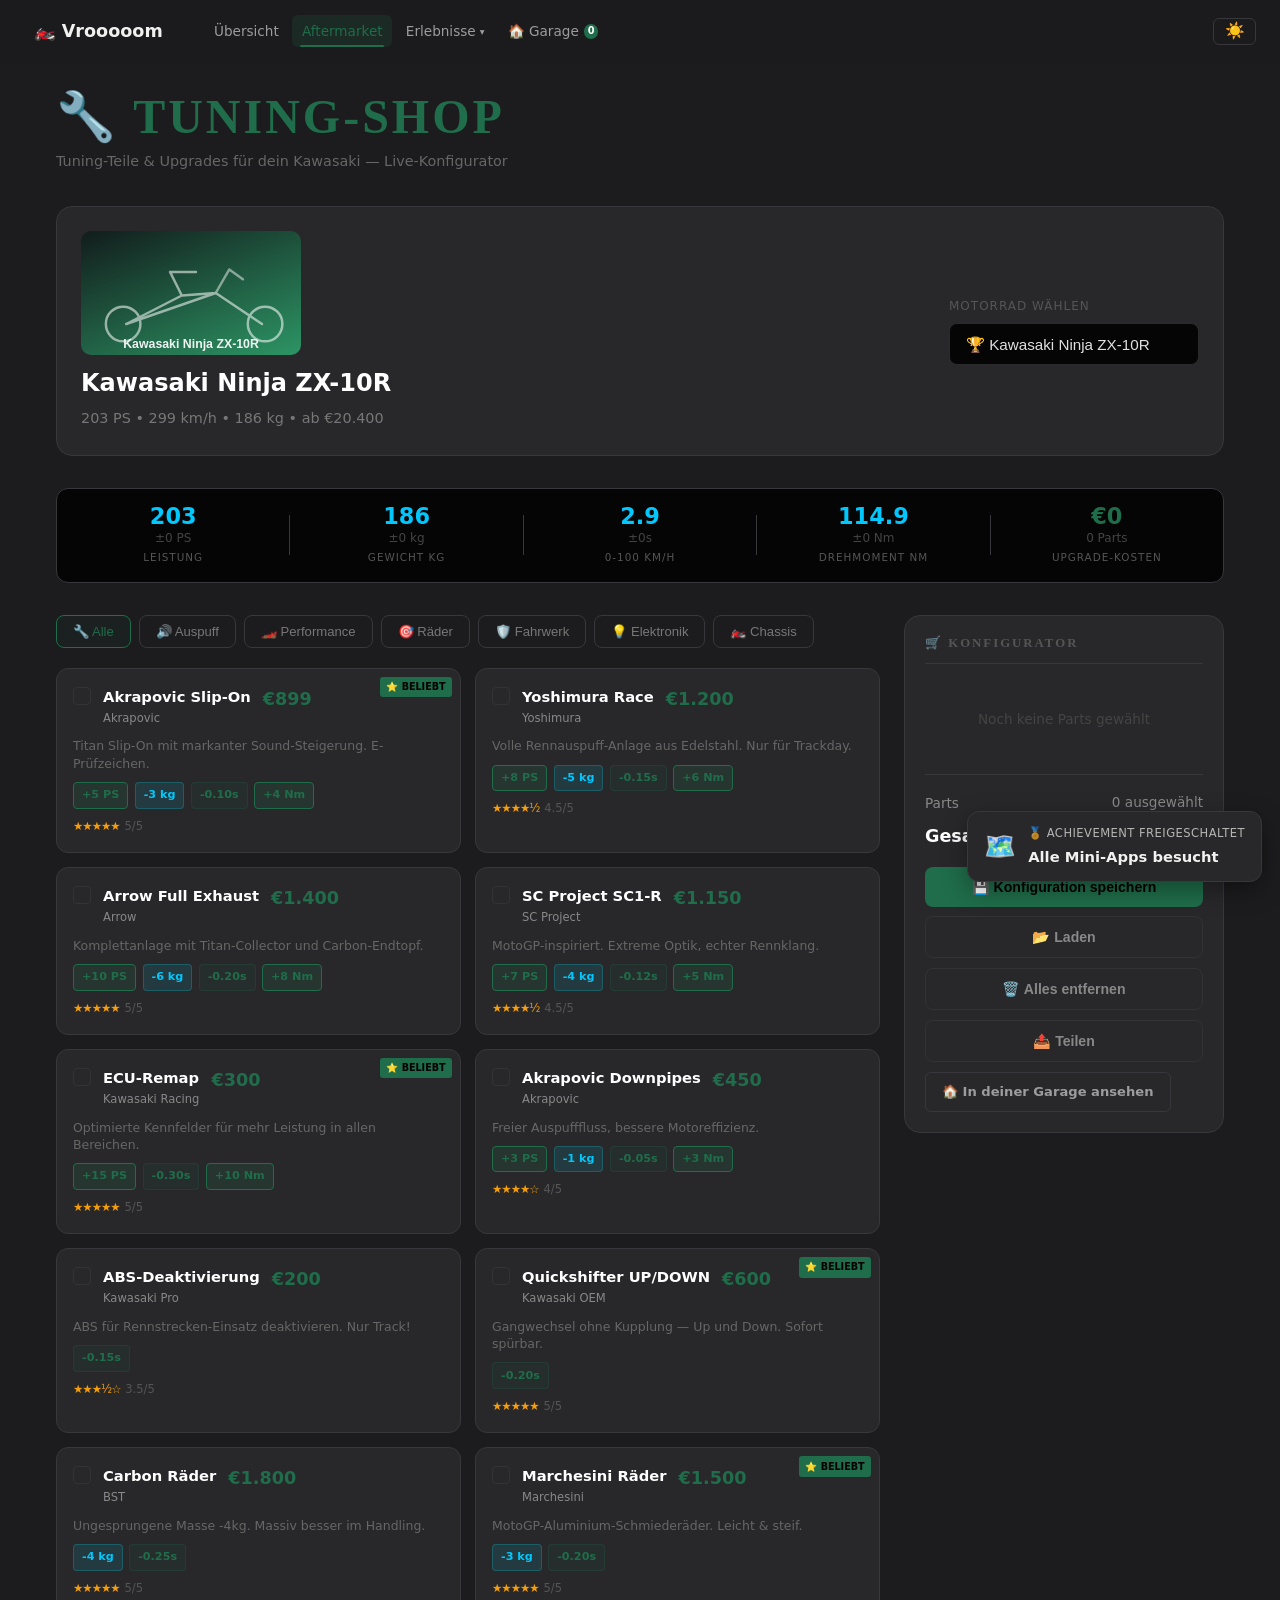
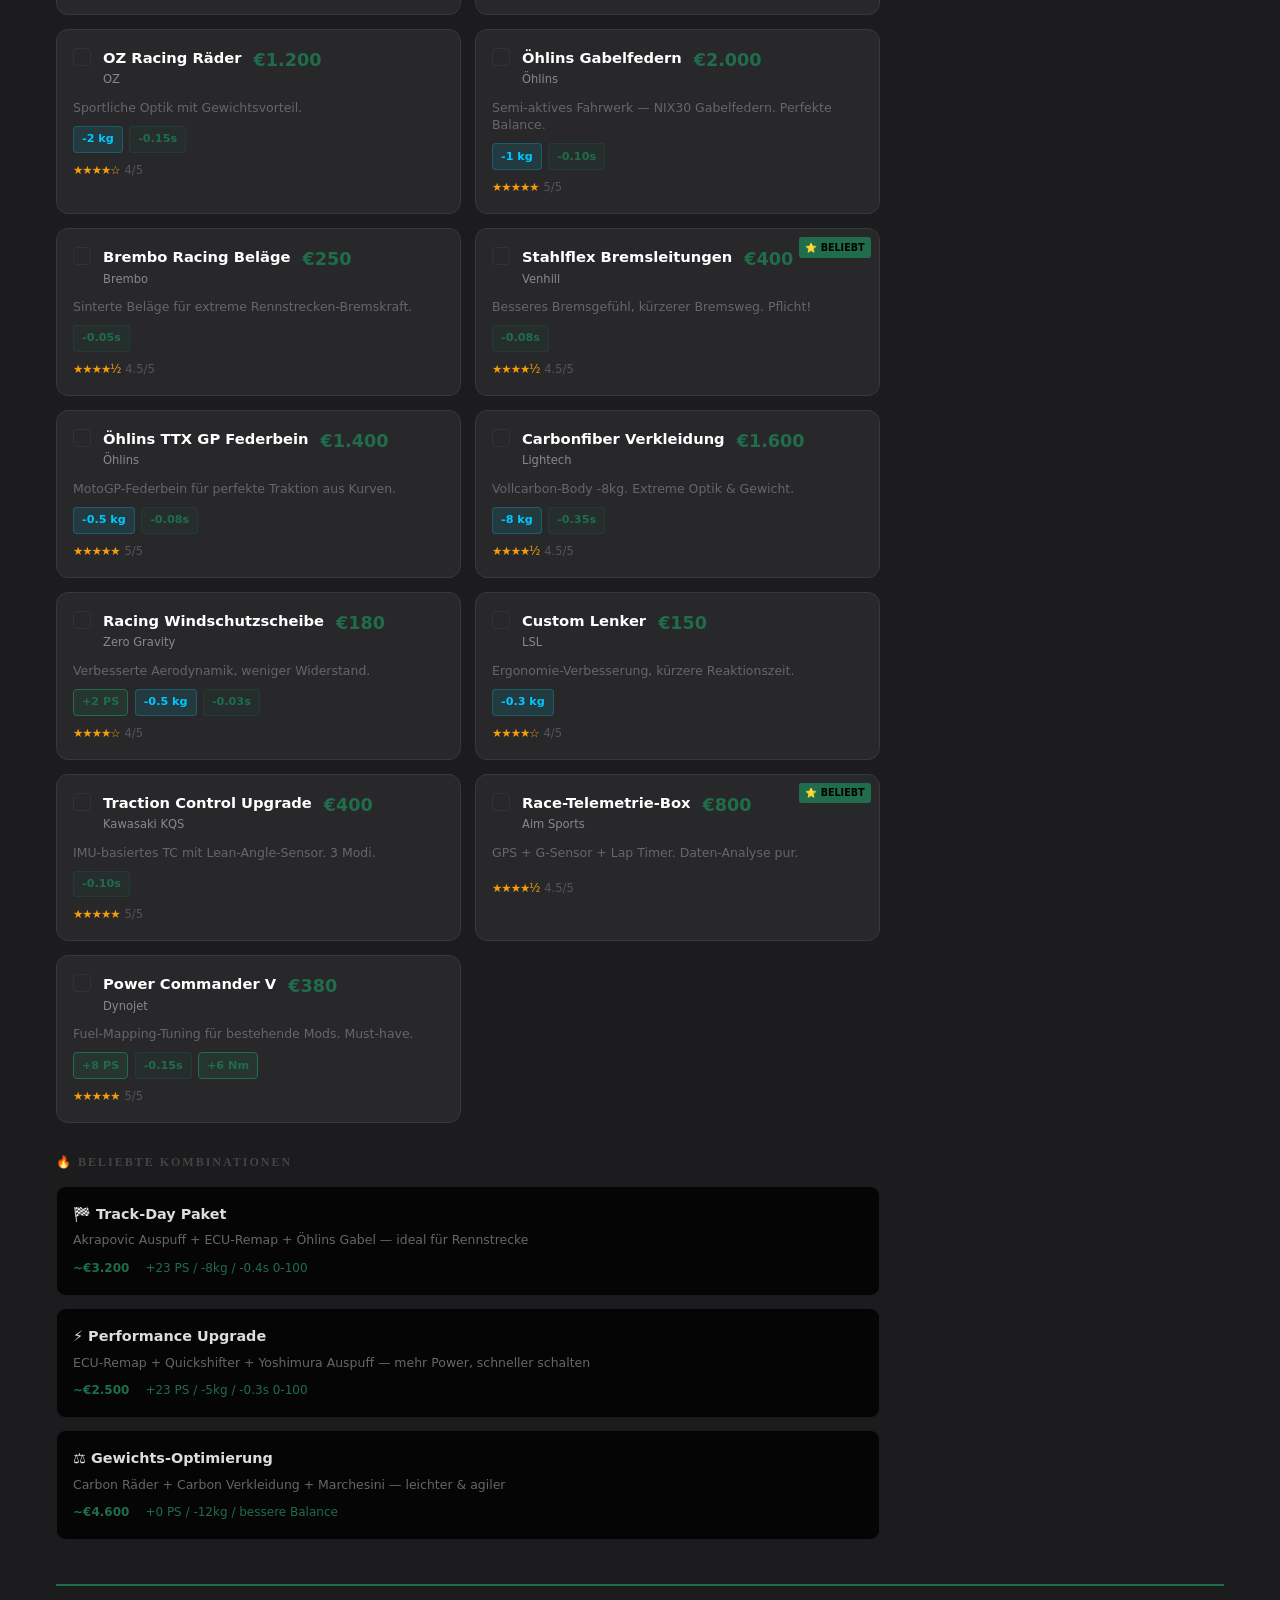
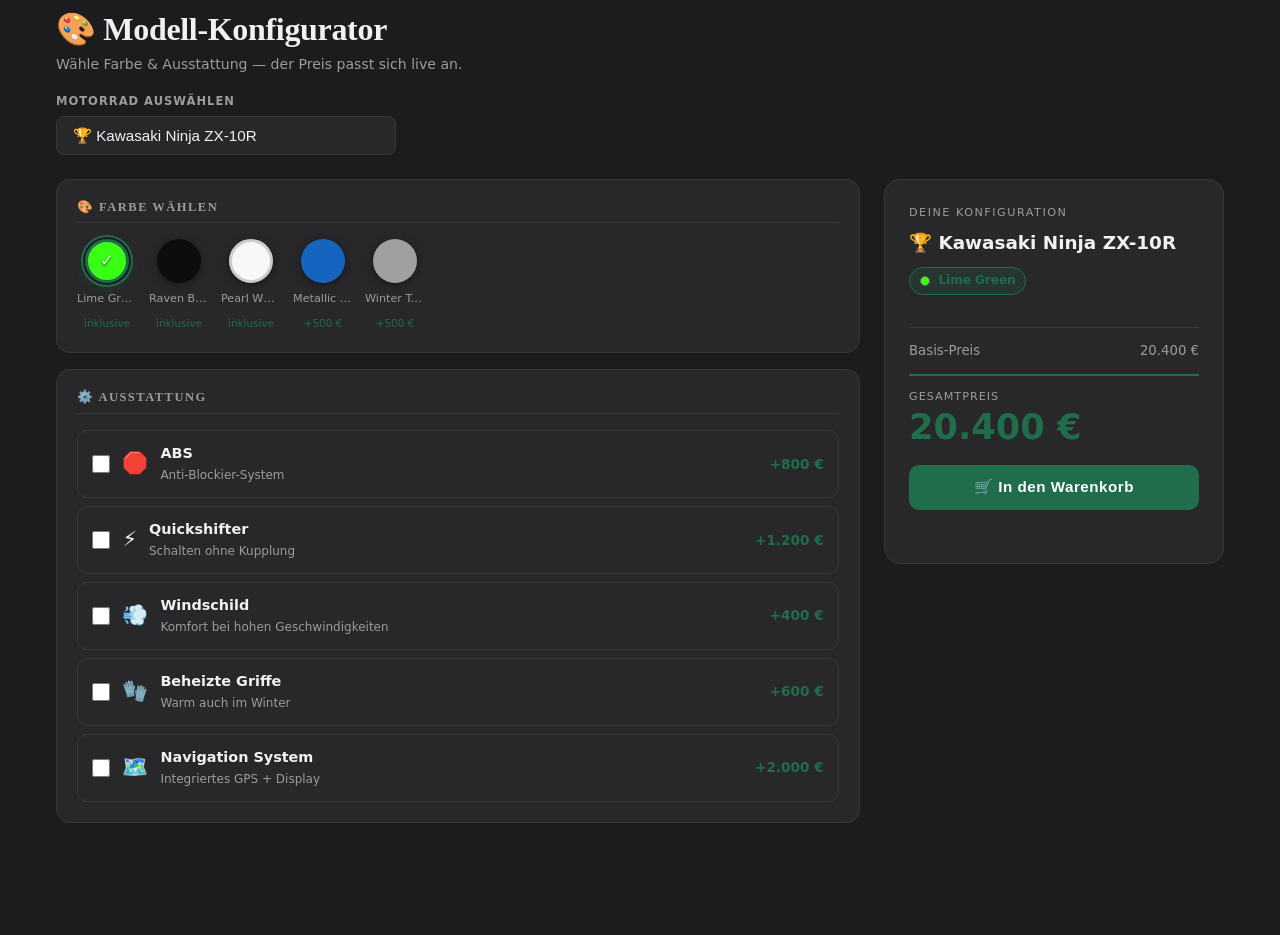
<file: shop.html>
<!DOCTYPE html>
<html lang="de">
<head>
    <meta charset="UTF-8">
    <meta name="viewport" content="width=device-width, initial-scale=1.0">
    <title>Kawasaki Tuning-Shop — Teile & Zubehör | Vrooooom</title>
    <link rel="icon" href="data:image/svg+xml,%3Csvg xmlns='http://www.w3.org/2000/svg' viewBox='0 0 100 100'%3E%3Crect width='100' height='100' rx='20' fill='%23080808'/%3E%3Ctext x='50' y='68' font-size='58' font-family='sans-serif' font-weight='800' text-anchor='middle' fill='%23ff6600'%3EK%3C/text%3E%3C/svg%3E">
    <link rel="stylesheet" href="styles.css">
    <link rel="stylesheet" href="design.css">
    <script>(function(){var t=localStorage.getItem('theme')||'dark';document.documentElement.setAttribute('data-theme',t);})();</script>
    <script src="bikes-data.js"></script>
    <script src="bike-image.js"></script>
    <style>
/* PAGE */
        .shop-page { max-width:1200px;margin:0 auto;padding:1.5rem 1rem 4rem; }
        .page-header { margin-bottom:2rem; }
        .page-header h1 { font-size:clamp(1.8rem,5vw,3rem);color:var(--accent);letter-spacing:3px;margin-bottom:0.3rem; }
        .page-header p { color:#666;font-size:0.9rem; }

        /* BIKE SELECTOR */
        .shop-hero {
            background: var(--card-bg);
            border: 1px solid var(--border);
            border-radius: 16px;
            padding: 1.5rem;
            margin-bottom: 2rem;
            display: flex;
            gap: 1.5rem;
            align-items: center;
            flex-wrap: wrap;
        }
        .shop-bike-info { flex: 1; min-width: 200px; }
        .shop-bike-icon { font-size: 3rem; margin-bottom: 0.3rem; }
        .shop-bike-photo { width: 220px; max-width: 100%; margin-bottom: 0.6rem; }
        .shop-bike-name { font-size: 1.5rem; font-weight: 800; color: #fff; margin-bottom: 0.2rem; }
        .shop-bike-sub { color: #777; font-size: 0.9rem; }
        .shop-bike-selector select {
            padding: 0.7rem 1rem; background: #050505; border: 1px solid #2a2a2a;
            color: #e0e0e0; border-radius: 8px; font-size: 0.95rem; cursor: pointer;
            appearance: none; outline: none; min-width: 250px;
        }
        .shop-bike-selector select:focus { border-color: var(--accent); }
        .shop-bike-selector label { display:block;font-size:0.75rem;color:#555;margin-bottom:0.4rem;text-transform:uppercase;letter-spacing:1px; }

        /* LIVE SPECS */
        .live-specs-bar {
            background: #050505;
            border: 1px solid var(--border);
            border-radius: 12px;
            padding: 1rem 1.5rem;
            margin-bottom: 2rem;
            display: flex;
            gap: 1.5rem;
            flex-wrap: wrap;
            align-items: center;
        }
        .live-spec {
            text-align: center;
            flex: 1;
            min-width: 90px;
        }
        .live-spec .spec-val {
            font-size: 1.4rem;
            font-weight: 800;
            font-variant-numeric: tabular-nums;
            line-height: 1;
        }
        .live-spec .spec-val.improved { color: var(--accent); }
        .live-spec .spec-val.base { color: #00c8ff; }
        .live-spec .spec-delta { font-size: 0.75rem; color: var(--accent); margin-top: 0.1rem; }
        .live-spec .spec-delta.zero { color: #444; }
        .live-spec .spec-lbl { font-size: 0.65rem; color: #555; text-transform: uppercase; letter-spacing: 1px; }
        .spec-divider { width: 1px; height: 40px; background: var(--border); }

        /* CART SIDEBAR LAYOUT */
        .shop-layout {
            display: grid;
            grid-template-columns: 1fr 320px;
            gap: 1.5rem;
            align-items: start;
        }
        @media (max-width: 850px) { .shop-layout { grid-template-columns: 1fr; } }

        /* PARTS MAIN */
        .parts-main {}

        /* CATEGORY TABS */
        .cat-tabs {
            display: flex;
            gap: 0.5rem;
            margin-bottom: 1.25rem;
            flex-wrap: wrap;
        }
        .cat-tab {
            padding: 0.5rem 1rem;
            border-radius: 8px;
            border: 1px solid var(--border);
            background: transparent;
            color: #777;
            font-size: 0.82rem;
            cursor: pointer;
            transition: all 0.2s;
        }
        .cat-tab:hover { border-color: #444; color: #ccc; }
        .cat-tab.active { border-color: var(--accent); color: var(--accent); background: rgba(31,109,74,0.06); }

        /* PARTS GRID */
        .parts-grid {
            display: grid;
            grid-template-columns: 1fr 1fr;
            gap: 0.875rem;
            margin-bottom: 1.5rem;
        }
        @media (max-width: 600px) { .parts-grid { grid-template-columns: 1fr; } }

        /* PART CARD */
        .part-card {
            background: var(--card-bg);
            border: 1px solid var(--border);
            border-radius: 12px;
            padding: 1rem;
            transition: all 0.2s;
            position: relative;
            cursor: pointer;
        }
        .part-card:hover { border-color: var(--border-hover); box-shadow: var(--shadow-sm); }
        .part-card.selected {
            border-color: var(--accent);
            background: rgba(31,109,74,0.04);
            
        }
        .part-card-header {
            display: flex;
            align-items: flex-start;
            gap: 0.75rem;
            margin-bottom: 0.6rem;
        }
        .part-checkbox {
            width: 18px;
            height: 18px;
            border-radius: 4px;
            border: 1px solid #333;
            background: transparent;
            flex-shrink: 0;
            margin-top: 2px;
            cursor: pointer;
            position: relative;
            transition: all 0.15s;
        }
        .part-checkbox.checked {
            background: var(--accent);
            border-color: var(--accent);
        }
        .part-checkbox.checked::after {
            content: '✓';
            position: absolute;
            top: 50%; left: 50%;
            transform: translate(-50%, -50%);
            color: #000;
            font-size: 11px;
            font-weight: 900;
        }
        .part-name { font-size: 0.92rem; font-weight: 700; color: #fff; flex: 1; }
        .part-brand { font-size: 0.72rem; color: #888; }
        .part-price { font-size: 1.1rem; font-weight: 800; color: var(--accent); }
        .part-desc { font-size: 0.78rem; color: #666; margin-bottom: 0.6rem; line-height: 1.4; }
        .part-gains {
            display: flex;
            gap: 0.4rem;
            flex-wrap: wrap;
            margin-bottom: 0.5rem;
        }
        .gain-chip {
            padding: 0.2rem 0.5rem;
            border-radius: 4px;
            font-size: 0.7rem;
            font-weight: 600;
        }
        .gain-ps { background: var(--accent-dim); color: var(--accent); border: 1px solid var(--border-hover); }
        .gain-weight { background: rgba(0,234,255,0.1); color: #00c8ff; border: 1px solid rgba(0,234,255,0.2); }
        .gain-accel { background: rgba(31,109,74,0.1); color: var(--accent); border: 1px solid rgba(31,109,74,0.2); }

        /* RATING */
        .part-rating { display:flex;align-items:center;gap:0.3rem;font-size:0.72rem; }
        .stars { color: #f59e0b; letter-spacing: -1px; }
        .rating-label { color: #555; }
        .popular-badge {
            position: absolute;
            top: 0.5rem; right: 0.5rem;
            background: var(--accent);
            color: #000;
            font-size: 0.6rem;
            font-weight: 700;
            padding: 0.15rem 0.4rem;
            border-radius: 3px;
            text-transform: uppercase;
        }

        /* CART / CONFIGURATOR */
        .configurator {
            background: var(--card-bg);
            border: 1px solid var(--border);
            border-radius: 16px;
            padding: 1.25rem;
            position: sticky;
            top: 80px;
        }
        .configurator h2 { font-size:0.8rem;color:#555;text-transform:uppercase;letter-spacing:2px;margin-bottom:1.25rem;padding-bottom:0.75rem;border-bottom:1px solid var(--border); }

        .cart-items { margin-bottom: 1.25rem; min-height: 60px; }
        .cart-empty { color: #444; font-size: 0.85rem; text-align: center; padding: 1.5rem 0; }
        .cart-item {
            display: flex;
            justify-content: space-between;
            align-items: flex-start;
            padding: 0.5rem 0;
            border-bottom: 1px solid #111;
            gap: 0.5rem;
        }
        .cart-item:last-child { border-bottom: none; }
        .cart-item-name { font-size: 0.8rem; color: #ccc; flex: 1; }
        .cart-item-price { font-size: 0.82rem; color: var(--accent); font-weight: 600; white-space: nowrap; }
        .cart-item-remove {
            background: none; border: none; color: #444; cursor: pointer;
            font-size: 0.9rem; padding: 0; line-height: 1;
            transition: color 0.2s;
        }
        .cart-item-remove:hover { color: #ff0044; }

        /* TOTALS */
        .cart-totals { border-top: 1px solid var(--border); padding-top: 1rem; margin-bottom: 1rem; }
        .cart-total-row { display:flex;justify-content:space-between;font-size:0.85rem;margin-bottom:0.4rem;color:#888; }
        .cart-total-final { display:flex;justify-content:space-between;font-size:1.1rem;font-weight:800;color:#fff;margin-top:0.5rem; }
        .cart-total-final .price { color: var(--accent); }

        /* SAVINGS */
        .cart-savings {
            background: var(--accent-dim);
            border: 1px solid var(--accent-dim);
            border-radius: 8px;
            padding: 0.75rem;
            margin-bottom: 1rem;
        }
        .savings-row { display:flex;justify-content:space-between;font-size:0.8rem;margin-bottom:0.2rem; }
        .savings-val { font-weight:700; }
        .savings-val.ps { color: var(--accent); }
        .savings-val.weight { color: #00c8ff; }
        .savings-val.accel { color: var(--accent); }

        /* CART BUTTONS */
        .cart-btns { display:flex;flex-direction:column;gap:0.6rem; }
        .cart-btn {
            padding: 0.75rem 1rem;
            border-radius: 8px;
            font-size: 0.88rem;
            font-weight: 700;
            cursor: pointer;
            text-align: center;
            transition: all 0.2s;
            border: none;
        }
        .cart-btn-primary { background: var(--accent); color: #000;  }
        .cart-btn-primary:hover { background: var(--accent-hover); transform: translateY(-2px) scale(1.02); }
        .cart-btn-outline { background: transparent; border: 1px solid #333; color: #888; }
        .cart-btn-outline:hover { border-color: #888; color: #fff; }

        /* COMBOS */
        .combos-section { margin-top: 2rem; }
        .combos-section h2 { font-size:0.75rem;color:#444;text-transform:uppercase;letter-spacing:2px;margin-bottom:1rem; }
        .combo-card {
            background: #050505;
            border: 1px solid #1a1a1a;
            border-radius: 10px;
            padding: 1rem;
            margin-bottom: 0.75rem;
            cursor: pointer;
            transition: all 0.2s;
        }
        .combo-card:hover { border-color: var(--border-hover); box-shadow: var(--shadow-sm); }
        .combo-title { font-size: 0.9rem; font-weight: 700; color: #ddd; margin-bottom: 0.25rem; }
        .combo-desc { font-size: 0.78rem; color: #666; margin-bottom: 0.5rem; }
        .combo-meta { display:flex;gap:1rem;font-size:0.75rem; }
        .combo-price { color: var(--accent); font-weight: 700; }
        .combo-gains { color: var(--accent); }

        /* ================================================
           MODELL-KONFIGURATOR Styles
           ================================================ */
        .model-configurator {
            max-width: 1200px;
            margin: 0 auto;
            padding: 0 0 2rem;
        }
        .model-config-header {
            padding: 1.5rem 0 1rem;
            border-top: 2px solid var(--accent);
            margin-top: 2rem;
        }
        .model-config-header h2 {
            font-size: clamp(1.3rem, 3vw, 2rem);
            font-weight: 800;
            color: var(--text);
            margin-bottom: 0.25rem;
        }
        .model-config-sub {
            color: var(--text-muted);
            font-size: 0.88rem;
        }
        .model-config-bike-row {
            margin-bottom: 1.5rem;
        }
        .mc-field {
            display: flex;
            flex-direction: column;
            gap: 0.35rem;
            max-width: 340px;
        }
        .mc-field label {
            font-size: 0.72rem;
            text-transform: uppercase;
            letter-spacing: 1px;
            color: var(--text-muted);
            font-weight: 600;
        }
        .mc-select {
            padding: 0.6rem 1rem;
            background: var(--card-bg);
            border: 1px solid var(--border);
            color: var(--text);
            border-radius: 8px;
            font-size: 0.95rem;
            cursor: pointer;
            outline: none;
            appearance: none;
            transition: border-color 0.2s;
        }
        .mc-select:focus { border-color: var(--accent); }

        /* Body: 2-col layout */
        .model-config-body {
            display: grid;
            grid-template-columns: 1fr 340px;
            gap: 1.5rem;
            align-items: start;
        }
        @media (max-width: 900px) {
            .model-config-body { grid-template-columns: 1fr; }
            .model-config-right { order: -1; } /* price card on top on mobile */
        }

        /* Section headings */
        .mc-section {
            background: var(--card-bg);
            border: 1px solid var(--border);
            border-radius: 14px;
            padding: 1.25rem;
            margin-bottom: 1rem;
        }
        .mc-section-title {
            font-size: 0.78rem;
            text-transform: uppercase;
            letter-spacing: 1.5px;
            color: var(--text-muted);
            font-weight: 700;
            margin-bottom: 1rem;
            padding-bottom: 0.5rem;
            border-bottom: 1px solid var(--border);
        }

        /* Color palette */
        .mc-color-palette {
            display: flex;
            flex-wrap: wrap;
            gap: 0.75rem;
            align-items: flex-start;
        }
        .mc-color-swatch {
            display: flex;
            flex-direction: column;
            align-items: center;
            gap: 0.4rem;
            cursor: pointer;
            transition: transform 0.15s;
        }
        .mc-color-swatch:hover { transform: scale(1.08); }
        .mc-color-circle {
            width: 44px;
            height: 44px;
            border-radius: 50%;
            border: 3px solid transparent;
            box-shadow: 0 2px 8px rgba(0,0,0,0.4);
            transition: border-color 0.15s, box-shadow 0.15s;
            position: relative;
        }
        .mc-color-swatch.selected .mc-color-circle {
            border-color: var(--accent);
            box-shadow: 0 0 0 2px var(--bg), 0 0 0 4px var(--accent), 0 4px 12px rgba(31,109,74,0.3);
        }
        .mc-color-swatch.selected .mc-color-circle::after {
            content: '\2713';
            position: absolute;
            top: 50%; left: 50%;
            transform: translate(-50%,-50%);
            color: rgba(255,255,255,0.9);
            font-size: 1rem;
            font-weight: 900;
            text-shadow: 0 1px 3px rgba(0,0,0,0.8);
        }
        .mc-color-name {
            font-size: 0.7rem;
            color: var(--text-muted);
            text-align: center;
            max-width: 60px;
            white-space: nowrap;
            overflow: hidden;
            text-overflow: ellipsis;
        }
        .mc-color-add {
            font-size: 0.65rem;
            color: var(--accent);
            text-align: center;
        }

        /* Addons */
        .mc-addons {
            display: flex;
            flex-direction: column;
            gap: 0.5rem;
        }
        .mc-addon-item {
            display: flex;
            align-items: center;
            gap: 0.75rem;
            padding: 0.7rem 0.9rem;
            border: 1px solid var(--border);
            border-radius: 10px;
            cursor: pointer;
            transition: border-color 0.2s, background 0.2s;
        }
        .mc-addon-item:hover {
            border-color: var(--border-hover);
            background: var(--accent-dim);
        }
        .mc-addon-item:has(.mc-addon-check:checked) {
            border-color: var(--accent);
            background: var(--accent-dim);
        }
        .mc-addon-check {
            width: 18px;
            height: 18px;
            accent-color: var(--accent);
            cursor: pointer;
            flex-shrink: 0;
        }
        .mc-addon-icon {
            font-size: 1.3rem;
            line-height: 1;
            flex-shrink: 0;
        }
        .mc-addon-info { flex: 1; }
        .mc-addon-name {
            font-size: 0.9rem;
            font-weight: 700;
            color: var(--text);
        }
        .mc-addon-desc {
            font-size: 0.75rem;
            color: var(--text-muted);
        }
        .mc-addon-price {
            font-size: 0.85rem;
            font-weight: 700;
            color: var(--accent);
            white-space: nowrap;
            flex-shrink: 0;
        }

        /* Price card */
        .mc-price-card {
            background: var(--card-bg);
            border: 1px solid var(--border);
            border-radius: 16px;
            padding: 1.5rem;
            position: sticky;
            top: 80px;
        }
        .mc-summary-title {
            font-size: 0.7rem;
            text-transform: uppercase;
            letter-spacing: 1.5px;
            color: var(--text-muted);
            margin-bottom: 0.4rem;
        }
        .mc-summary-name {
            font-size: 1.15rem;
            font-weight: 800;
            color: var(--text);
            margin-bottom: 0.5rem;
        }
        .mc-summary-details {
            display: flex;
            flex-wrap: wrap;
            gap: 0.4rem;
            margin-bottom: 0.5rem;
        }
        .mc-detail-chip {
            display: inline-flex;
            align-items: center;
            gap: 0.3rem;
            padding: 0.2rem 0.6rem;
            border-radius: 20px;
            font-size: 0.75rem;
            font-weight: 600;
            background: var(--accent-dim);
            color: var(--accent);
            border: 1px solid var(--border-hover);
        }
        .mc-summary-addons {
            display: flex;
            flex-wrap: wrap;
            gap: 0.35rem;
            margin-bottom: 1rem;
            min-height: 0.5rem;
        }
        .mc-addon-chip {
            display: inline-flex;
            align-items: center;
            gap: 0.25rem;
            padding: 0.15rem 0.5rem;
            border-radius: 4px;
            font-size: 0.72rem;
            background: rgba(0,200,255,0.08);
            color: #00c8ff;
            border: 1px solid rgba(0,200,255,0.2);
        }
        .mc-price-breakdown {
            border-top: 1px solid var(--border);
            padding-top: 0.75rem;
            margin-bottom: 0.75rem;
        }
        .mc-price-row {
            display: flex;
            justify-content: space-between;
            font-size: 0.83rem;
            color: var(--text-muted);
            margin-bottom: 0.35rem;
        }
        .mc-total-price {
            border-top: 2px solid var(--accent);
            padding-top: 0.75rem;
            margin-bottom: 1.25rem;
        }
        .mc-total-label {
            font-size: 0.7rem;
            text-transform: uppercase;
            letter-spacing: 1px;
            color: var(--text-muted);
            margin-bottom: 0.2rem;
        }
        .mc-total-val {
            font-size: 2.2rem;
            font-weight: 900;
            color: var(--accent);
            font-variant-numeric: tabular-nums;
            line-height: 1;
            transition: opacity 0.15s;
        }
        .mc-total-val.flash {
            opacity: 0.4;
        }
        .mc-cart-btn {
            width: 100%;
            padding: 0.85rem 1rem;
            background: var(--accent);
            color: #fff;
            border: none;
            border-radius: 10px;
            font-size: 0.95rem;
            font-weight: 800;
            cursor: pointer;
            transition: background 0.2s, transform 0.1s;
            letter-spacing: 0.5px;
        }
        .mc-cart-btn:hover { background: var(--accent-hover); transform: translateY(-1px); }
        .mc-cart-btn:active { transform: translateY(0); }
        .mc-cart-feedback {
            margin-top: 0.6rem;
            font-size: 0.82rem;
            color: #22c55e;
            text-align: center;
            min-height: 1.2rem;
        }

        /* Light mode overrides */
        [data-theme="light"] .mc-select,
        [data-theme="light"] .mc-section {
            background: #fff;
        }
        [data-theme="light"] .mc-addon-item:has(.mc-addon-check:checked) {
            background: rgba(31,109,74,0.06);
        }
        [data-theme="light"] .mc-price-card {
            background: #fff;
            box-shadow: 0 4px 20px rgba(0,0,0,0.08);
        }
        [data-theme="light"] .mc-color-swatch.selected .mc-color-circle {
            box-shadow: 0 0 0 2px #fff, 0 0 0 4px var(--accent);
        }

        /* Mobile responsive */
        @media (max-width: 600px) {
            .mc-field { max-width: 100%; }
            .mc-color-palette { gap: 0.5rem; }
            .mc-color-circle { width: 38px; height: 38px; }
            .mc-addon-item { gap: 0.5rem; padding: 0.6rem; }
            .mc-total-val { font-size: 1.8rem; }
        }
    </style>
</head>
<body>

<!-- NAV — gemeinsame Navbar (Single Source of Truth), siehe navbar.js.
     data-theme-toggle="external": theme-toggle.js verdrahtet den Button
     weiter unten, navbar.js darf hier NICHT selbst verdrahten. -->
<nav id="siteNavRoot" class="site-nav" data-theme-toggle="external"></nav>
<script src="navbar.js"></script>

<div class="shop-page">
    <div class="page-header">
        <h1>🔧 TUNING-SHOP</h1>
        <p>Tuning-Teile & Upgrades für dein Kawasaki — Live-Konfigurator</p>
    </div>

    <!-- HERO SELECTOR -->
    <div class="shop-hero js-reveal">
        <div class="shop-bike-info">
            <div class="shop-bike-icon" id="heroBikeIcon">🏆</div>
            <div class="shop-bike-name" id="heroBikeName">Kawasaki Ninja ZX-10R</div>
            <div class="shop-bike-sub" id="heroBikeSub">203 PS • 299 km/h • 186 kg • Preis ab €20.400</div>
        </div>
        <div class="shop-bike-selector">
            <label>Motorrad wählen</label>
            <select id="bikeSelect" onchange="selectBike()">
                <!-- filled by JS -->
            </select>
        </div>
    </div>

    <!-- LIVE SPECS BAR -->
    <div class="live-specs-bar js-reveal">
        <div class="live-spec">
            <div class="spec-val base" id="specPS">203</div>
            <div class="spec-delta zero" id="deltaPS">+0 PS</div>
            <div class="spec-lbl">Leistung</div>
        </div>
        <div class="spec-divider"></div>
        <div class="live-spec">
            <div class="spec-val base" id="specWeight">186</div>
            <div class="spec-delta zero" id="deltaWeight">±0 kg</div>
            <div class="spec-lbl">Gewicht kg</div>
        </div>
        <div class="spec-divider"></div>
        <div class="live-spec">
            <div class="spec-val base" id="specAccel">2.9</div>
            <div class="spec-delta zero" id="deltaAccel">±0.0s</div>
            <div class="spec-lbl">0-100 km/h</div>
        </div>
        <div class="spec-divider"></div>
        <div class="live-spec">
            <div class="spec-val base" id="specTorque">115</div>
            <div class="spec-delta zero" id="deltaTorque">+0 Nm</div>
            <div class="spec-lbl">Drehmoment Nm</div>
        </div>
        <div class="spec-divider"></div>
        <div class="live-spec">
            <div class="spec-val" style="color:var(--accent)" id="specTotal">€0</div>
            <div class="spec-delta zero" id="deltaTotal">Parts</div>
            <div class="spec-lbl">Upgrade-Kosten</div>
        </div>
    </div>

    <div class="shop-layout">
        <!-- PARTS MAIN -->
        <div class="parts-main">
            <!-- CATEGORY TABS -->
            <div class="cat-tabs">
                <button class="cat-tab active" onclick="filterCat('all')">🔧 Alle</button>
                <button class="cat-tab" onclick="filterCat('exhaust')">🔊 Auspuff</button>
                <button class="cat-tab" onclick="filterCat('performance')">🏎️ Performance</button>
                <button class="cat-tab" onclick="filterCat('wheels')">🎯 Räder</button>
                <button class="cat-tab" onclick="filterCat('suspension')">🛡️ Fahrwerk</button>
                <button class="cat-tab" onclick="filterCat('electronics')">💡 Elektronik</button>
                <button class="cat-tab" onclick="filterCat('chassis')">🏍️ Chassis</button>
            </div>

            <!-- PARTS GRID -->
            <div class="parts-grid" id="partsGrid">
                <!-- filled by JS -->
            </div>

            <!-- POPULAR COMBOS -->
            <div class="combos-section">
                <h2>🔥 Beliebte Kombinationen</h2>
                <div class="combo-card" onclick="applyCombo('track')">
                    <div class="combo-title">🏁 Track-Day Paket</div>
                    <div class="combo-desc">Akrapovic Auspuff + ECU-Remap + Öhlins Gabel — ideal für Rennstrecke</div>
                    <div class="combo-meta">
                        <span class="combo-price">~€3.200</span>
                        <span class="combo-gains">+23 PS / -8kg / -0.4s 0-100</span>
                    </div>
                </div>
                <div class="combo-card" onclick="applyCombo('performance')">
                    <div class="combo-title">⚡ Performance Upgrade</div>
                    <div class="combo-desc">ECU-Remap + Quickshifter + Yoshimura Auspuff — mehr Power, schneller schalten</div>
                    <div class="combo-meta">
                        <span class="combo-price">~€2.500</span>
                        <span class="combo-gains">+23 PS / -5kg / -0.3s 0-100</span>
                    </div>
                </div>
                <div class="combo-card" onclick="applyCombo('light')">
                    <div class="combo-title">⚖️ Gewichts-Optimierung</div>
                    <div class="combo-desc">Carbon Räder + Carbon Verkleidung + Marchesini — leichter & agiler</div>
                    <div class="combo-meta">
                        <span class="combo-price">~€4.600</span>
                        <span class="combo-gains">+0 PS / -12kg / bessere Balance</span>
                    </div>
                </div>
            </div>
        </div>

        <!-- CONFIGURATOR SIDEBAR -->
        <div class="configurator">
            <h2>🛒 Konfigurator</h2>
            <div class="cart-items" id="cartItems">
                <div class="cart-empty">Noch keine Parts gewählt</div>
            </div>

            <div class="cart-totals">
                <div class="cart-total-row"><span>Parts</span><span id="cartCount">0 ausgewählt</span></div>
                <div class="cart-total-final"><span>Gesamt</span><span class="price" id="cartTotal">€0</span></div>
            </div>

            <div class="cart-savings" id="cartSavings" style="display:none;">
                <div class="savings-row"><span>Leistungs-Gewinn</span><span class="savings-val ps" id="savPS">+0 PS</span></div>
                <div class="savings-row"><span>Gewichts-Ersparnis</span><span class="savings-val weight" id="savWeight">±0 kg</span></div>
                <div class="savings-row"><span>0-100 Verbesserung</span><span class="savings-val accel" id="savAccel">±0.0s</span></div>
            </div>

            <div class="cart-btns">
                <button class="cart-btn cart-btn-primary" onclick="saveConfig()">💾 Konfiguration speichern</button>
                <button class="cart-btn cart-btn-outline" onclick="loadConfig()">📂 Laden</button>
                <button class="cart-btn cart-btn-outline" onclick="clearCart()">🗑️ Alles entfernen</button>
                <button class="cart-btn cart-btn-outline" onclick="shareConfig()">📤 Teilen</button>
            </div>
            <p class="garage-hint" style="margin-top:0.65rem;"><a href="garage.html" class="btn btn-outline" style="font-size:0.82rem;">🏠 In deiner Garage ansehen</a></p>
        </div>
    </div>

    <!-- ===== MODELL-KONFIGURATOR ===== -->
    <div class="model-configurator" id="modelConfigurator">
        <div class="model-config-header">
            <h2>🎨 Modell-Konfigurator</h2>
            <p class="model-config-sub">Wähle Farbe & Ausstattung — der Preis passt sich live an.</p>
        </div>

        <!-- Bike select for configurator -->
        <div class="model-config-bike-row">
            <div class="mc-field">
                <label for="mcBikeSelect">Motorrad auswählen</label>
                <select id="mcBikeSelect" class="mc-select" aria-label="Motorrad für Konfigurator">
                    <!-- filled by JS -->
                </select>
            </div>
        </div>

        <div class="model-config-body">
            <!-- LEFT: Color + Addons -->
            <div class="model-config-left">
                <!-- Color palette -->
                <div class="mc-section">
                    <h3 class="mc-section-title">🎨 Farbe wählen</h3>
                    <div class="mc-color-palette" id="mcColorPalette" role="radiogroup" aria-label="Farbauswahl">
                        <!-- filled by JS -->
                    </div>
                </div>

                <!-- Equipment addons -->
                <div class="mc-section">
                    <h3 class="mc-section-title">⚙️ Ausstattung</h3>
                    <div class="mc-addons" id="mcAddons">
                        <label class="mc-addon-item">
                            <input type="checkbox" class="mc-addon-check" data-addon="abs" data-price="800">
                            <div class="mc-addon-icon">🛑</div>
                            <div class="mc-addon-info">
                                <div class="mc-addon-name">ABS</div>
                                <div class="mc-addon-desc">Anti-Blockier-System</div>
                            </div>
                            <div class="mc-addon-price">+800 €</div>
                        </label>
                        <label class="mc-addon-item">
                            <input type="checkbox" class="mc-addon-check" data-addon="quickshifter" data-price="1200">
                            <div class="mc-addon-icon">⚡</div>
                            <div class="mc-addon-info">
                                <div class="mc-addon-name">Quickshifter</div>
                                <div class="mc-addon-desc">Schalten ohne Kupplung</div>
                            </div>
                            <div class="mc-addon-price">+1.200 €</div>
                        </label>
                        <label class="mc-addon-item">
                            <input type="checkbox" class="mc-addon-check" data-addon="windscreen" data-price="400">
                            <div class="mc-addon-icon">💨</div>
                            <div class="mc-addon-info">
                                <div class="mc-addon-name">Windschild</div>
                                <div class="mc-addon-desc">Komfort bei hohen Geschwindigkeiten</div>
                            </div>
                            <div class="mc-addon-price">+400 €</div>
                        </label>
                        <label class="mc-addon-item">
                            <input type="checkbox" class="mc-addon-check" data-addon="heatedgrips" data-price="600">
                            <div class="mc-addon-icon">🧤</div>
                            <div class="mc-addon-info">
                                <div class="mc-addon-name">Beheizte Griffe</div>
                                <div class="mc-addon-desc">Warm auch im Winter</div>
                            </div>
                            <div class="mc-addon-price">+600 €</div>
                        </label>
                        <label class="mc-addon-item">
                            <input type="checkbox" class="mc-addon-check" data-addon="navigation" data-price="2000">
                            <div class="mc-addon-icon">🗺️</div>
                            <div class="mc-addon-info">
                                <div class="mc-addon-name">Navigation System</div>
                                <div class="mc-addon-desc">Integriertes GPS + Display</div>
                            </div>
                            <div class="mc-addon-price">+2.000 €</div>
                        </label>
                    </div>
                </div>
            </div>

            <!-- RIGHT: Live price display -->
            <div class="model-config-right">
                <div class="mc-price-card">
                    <div class="mc-summary-title">Deine Konfiguration</div>
                    <div class="mc-summary-name" id="mcSummaryName">Kawasaki Ninja ZX-10R</div>
                    <div class="mc-summary-details" id="mcSummaryDetails">
                        <span class="mc-detail-chip" id="mcSummaryColor">— Metallic Black</span>
                    </div>
                    <div class="mc-summary-addons" id="mcSummaryAddons"></div>

                    <div class="mc-price-breakdown">
                        <div class="mc-price-row">
                            <span>Basis-Preis</span>
                            <span id="mcBasePrice">—</span>
                        </div>
                        <div class="mc-price-row" id="mcColorPriceRow" style="display:none;">
                            <span id="mcColorPriceLabel">Farb-Aufschlag</span>
                            <span id="mcColorPriceVal">—</span>
                        </div>
                        <div class="mc-price-row" id="mcAddonPriceRow" style="display:none;">
                            <span>Ausstattungs-Aufschläge</span>
                            <span id="mcAddonPriceVal">—</span>
                        </div>
                    </div>

                    <div class="mc-total-price">
                        <div class="mc-total-label">Gesamtpreis</div>
                        <div class="mc-total-val" id="mcTotalPrice">--</div>
                    </div>

                    <button class="mc-cart-btn" id="mcCartBtn" onclick="mcAddToCart()">
                        🛒 In den Warenkorb
                    </button>
                    <div class="mc-cart-feedback" id="mcCartFeedback"></div>
                </div>
            </div>
        </div>
    </div>

</div>

<script>
// ==========================================
// BIKE DATA — aus der geteilten Quelle bikes-data.js abgeleitet
// ==========================================
// Reihenfolge/Auswahl entspricht dem bisherigen Shop-Sortiment (Tuning-relevante Modelle).
const SHOP_BIKE_KEYS = [
    'zx10r', 'h2', 'zh2', 'h2sx', 'zx6r', 'z900', 'versys1000', 'ninja650',
    'z650', 'ninja400', 'zx25r', 'eliminator400', 'w800', 'klx300', 'kx450',
    'ninja7hybrid', 'z900se', 'versys650', 'w230', 'klr650', 'vulcans'
];

/**
 * Baut die Shop-Bike-Map aus SHARED_BIKES (bikes-data.js) — keine eigene,
 * doppelte Bike-Liste mehr im Shop-Code.
 * @param {string[]} keys - Bike-IDs, die im Shop angeboten werden.
 * @returns {Object} Map bikeId -> { name, icon, sub, ps, weight, accel, torque, price }.
 */
function buildShopBikes(keys) {
    const result = {};
    keys.forEach(function(key) {
        const b = SHARED_BIKES[key];
        if (!b) return;
        result[key] = {
            name: b.name,
            icon: b.icon,
            sub: b.ps + ' PS • ' + b.vmax + ' km/h • ' + b.weight + ' kg • ab €' + b.price.toLocaleString('de-DE'),
            ps: b.ps,
            weight: b.weight,
            accel: b.accel,
            torque: b.torque,
            price: b.price
        };
    });
    return result;
}

const SHOP_BIKES = buildShopBikes(SHOP_BIKE_KEYS);

// ==========================================
// PARTS DATA
// ==========================================
const PARTS = [
    // EXHAUST
    { id:'akrapovic-slip', cat:'exhaust', name:'Akrapovic Slip-On', brand:'Akrapovic', price:899, psGain:5, weightSave:3, accelGain:0.1, torqueGain:4, desc:'Titan Slip-On mit markanter Sound-Steigerung. E-Prüfzeichen.', rating:5, popular:true, stars:'★★★★★' },
    { id:'yoshimura-race', cat:'exhaust', name:'Yoshimura Race', brand:'Yoshimura', price:1200, psGain:8, weightSave:5, accelGain:0.15, torqueGain:6, desc:'Volle Rennauspuff-Anlage aus Edelstahl. Nur für Trackday.', rating:4.5, stars:'★★★★½' },
    { id:'arrow-full', cat:'exhaust', name:'Arrow Full Exhaust', brand:'Arrow', price:1400, psGain:10, weightSave:6, accelGain:0.2, torqueGain:8, desc:'Komplettanlage mit Titan-Collector und Carbon-Endtopf.', rating:5, stars:'★★★★★' },
    { id:'sc-project', cat:'exhaust', name:'SC Project SC1-R', brand:'SC Project', price:1150, psGain:7, weightSave:4, accelGain:0.12, torqueGain:5, desc:'MotoGP-inspiriert. Extreme Optik, echter Rennklang.', rating:4.5, stars:'★★★★½' },

    // PERFORMANCE
    { id:'ecu-remap', cat:'performance', name:'ECU-Remap', brand:'Kawasaki Racing', price:300, psGain:15, weightSave:0, accelGain:0.3, torqueGain:10, desc:'Optimierte Kennfelder für mehr Leistung in allen Bereichen.', rating:5, popular:true, stars:'★★★★★' },
    { id:'downpipes', cat:'performance', name:'Akrapovic Downpipes', brand:'Akrapovic', price:450, psGain:3, weightSave:1, accelGain:0.05, torqueGain:3, desc:'Freier Auspufffluss, bessere Motoreffizienz.', rating:4, stars:'★★★★☆' },
    { id:'abs-off', cat:'performance', name:'ABS-Deaktivierung', brand:'Kawasaki Pro', price:200, psGain:0, weightSave:0, accelGain:0.15, torqueGain:0, desc:'ABS für Rennstrecken-Einsatz deaktivieren. Nur Track!', rating:3.5, stars:'★★★½☆' },
    { id:'quickshifter', cat:'electronics', name:'Quickshifter UP/DOWN', brand:'Kawasaki OEM', price:600, psGain:0, weightSave:0, accelGain:0.2, torqueGain:0, desc:'Gangwechsel ohne Kupplung — Up und Down. Sofort spürbar.', rating:5, popular:true, stars:'★★★★★' },

    // WHEELS
    { id:'carbon-wheels', cat:'wheels', name:'Carbon Räder', brand:'BST', price:1800, psGain:0, weightSave:4, accelGain:0.25, torqueGain:0, desc:'Ungesprungene Masse -4kg. Massiv besser im Handling.', rating:5, stars:'★★★★★' },
    { id:'marchesini', cat:'wheels', name:'Marchesini Räder', brand:'Marchesini', price:1500, psGain:0, weightSave:3, accelGain:0.2, torqueGain:0, desc:'MotoGP-Aluminium-Schmiederäder. Leicht & steif.', rating:5, popular:true, stars:'★★★★★' },
    { id:'oz-racing', cat:'wheels', name:'OZ Racing Räder', brand:'OZ', price:1200, psGain:0, weightSave:2, accelGain:0.15, torqueGain:0, desc:'Sportliche Optik mit Gewichtsvorteil.', rating:4, stars:'★★★★☆' },

    // SUSPENSION
    { id:'ohlins-fork', cat:'suspension', name:'Öhlins Gabelfedern', brand:'Öhlins', price:2000, psGain:0, weightSave:1, accelGain:0.1, torqueGain:0, desc:'Semi-aktives Fahrwerk — NIX30 Gabelfedern. Perfekte Balance.', rating:5, stars:'★★★★★' },
    { id:'brake-pads', cat:'suspension', name:'Brembo Racing Beläge', brand:'Brembo', price:250, psGain:0, weightSave:0, accelGain:0.05, torqueGain:0, desc:'Sinterte Beläge für extreme Rennstrecken-Bremskraft.', rating:4.5, stars:'★★★★½' },
    { id:'braided-lines', cat:'suspension', name:'Stahlflex Bremsleitungen', brand:'Venhill', price:400, psGain:0, weightSave:0, accelGain:0.08, torqueGain:0, desc:'Besseres Bremsgefühl, kürzerer Bremsweg. Pflicht!', rating:4.5, popular:true, stars:'★★★★½' },
    { id:'ohlins-shock', cat:'suspension', name:'Öhlins TTX GP Federbein', brand:'Öhlins', price:1400, psGain:0, weightSave:0.5, accelGain:0.08, torqueGain:0, desc:'MotoGP-Federbein für perfekte Traktion aus Kurven.', rating:5, stars:'★★★★★' },

    // CHASSIS
    { id:'carbon-fairing', cat:'chassis', name:'Carbonfiber Verkleidung', brand:'Lightech', price:1600, psGain:0, weightSave:8, accelGain:0.35, torqueGain:0, desc:'Vollcarbon-Body -8kg. Extreme Optik & Gewicht.', rating:4.5, stars:'★★★★½' },
    { id:'windscreen', cat:'chassis', name:'Racing Windschutzscheibe', brand:'Zero Gravity', price:180, psGain:2, weightSave:0.5, accelGain:0.03, torqueGain:0, desc:'Verbesserte Aerodynamik, weniger Widerstand.', rating:4, stars:'★★★★☆' },
    { id:'handlebar', cat:'chassis', name:'Custom Lenker', brand:'LSL', price:150, psGain:0, weightSave:0.3, accelGain:0, torqueGain:0, desc:'Ergonomie-Verbesserung, kürzere Reaktionszeit.', rating:4, stars:'★★★★☆' },

    // ELECTRONICS
    { id:'tc-upgrade', cat:'electronics', name:'Traction Control Upgrade', brand:'Kawasaki KQS', price:400, psGain:0, weightSave:0, accelGain:0.1, torqueGain:0, desc:'IMU-basiertes TC mit Lean-Angle-Sensor. 3 Modi.', rating:5, stars:'★★★★★' },
    { id:'telemetry', cat:'electronics', name:'Race-Telemetrie-Box', brand:'Aim Sports', price:800, psGain:0, weightSave:0, accelGain:0, torqueGain:0, desc:'GPS + G-Sensor + Lap Timer. Daten-Analyse pur.', rating:4.5, popular:true, stars:'★★★★½' },
    { id:'powercommander', cat:'electronics', name:'Power Commander V', brand:'Dynojet', price:380, psGain:8, weightSave:0, accelGain:0.15, torqueGain:6, desc:'Fuel-Mapping-Tuning für bestehende Mods. Must-have.', rating:5, stars:'★★★★★' }
];

// State
let currentBike = 'zx10r';
let selectedParts = new Set();
let currentCat = 'all';

// ==========================================
// INIT
// ==========================================
function init() {
    // Populate bike select
    const sel = document.getElementById('bikeSelect');
    sel.innerHTML = Object.keys(SHOP_BIKES).map(k =>
        `<option value="${k}">${SHOP_BIKES[k].icon} ${SHOP_BIKES[k].name}</option>`
    ).join('');
    sel.value = 'zx10r';
    renderParts();
    updateHero();
}

function selectBike() {
    currentBike = document.getElementById('bikeSelect').value;
    selectedParts.clear();
    updateHero();
    renderParts();
    updateCart();
    updateLiveSpecs();
}

function updateHero() {
    const bike = SHOP_BIKES[currentBike];
    const shared = SHARED_BIKES[currentBike];
    document.getElementById('heroBikeIcon').innerHTML = BikeImage.markup(
        { id: currentBike, name: bike.name, category: shared ? shared.category : '' },
        { eager: true, className: 'shop-bike-photo' }
    );
    document.getElementById('heroBikeName').textContent = bike.name;
    document.getElementById('heroBikeSub').textContent = bike.sub;
}

// ==========================================
// PARTS RENDERING
// ==========================================
function renderParts() {
    const grid = document.getElementById('partsGrid');
    const visible = PARTS.filter(p => currentCat === 'all' || p.cat === currentCat);

    grid.innerHTML = visible.map(part => {
        const sel = selectedParts.has(part.id);
        const gains = [];
        if (part.psGain > 0) gains.push(`<span class="gain-chip gain-ps">+${part.psGain} PS</span>`);
        if (part.weightSave > 0) gains.push(`<span class="gain-chip gain-weight">-${part.weightSave} kg</span>`);
        if (part.accelGain > 0) gains.push(`<span class="gain-chip gain-accel">-${part.accelGain.toFixed(2)}s</span>`);
        if (part.torqueGain > 0) gains.push(`<span class="gain-chip gain-ps">+${part.torqueGain} Nm</span>`);
        return `
        <div class="part-card ${sel ? 'selected' : ''}" id="card_${part.id}" onclick="togglePart('${part.id}')">
            ${part.popular ? '<div class="popular-badge">⭐ Beliebt</div>' : ''}
            <div class="part-card-header">
                <div class="part-checkbox ${sel ? 'checked' : ''}" id="chk_${part.id}"></div>
                <div>
                    <div class="part-name">${part.name}</div>
                    <div class="part-brand">${part.brand}</div>
                </div>
                <div class="part-price">€${part.price.toLocaleString('de-DE')}</div>
            </div>
            <div class="part-desc">${part.desc}</div>
            <div class="part-gains">${gains.join('')}</div>
            <div class="part-rating">
                <span class="stars">${part.stars}</span>
                <span class="rating-label">${part.rating}/5</span>
            </div>
        </div>`;
    }).join('');
}

function filterCat(cat) {
    currentCat = cat;
    document.querySelectorAll('.cat-tab').forEach(el => el.classList.remove('active'));
    event.target.classList.add('active');
    renderParts();
    // Show count
    const count = PARTS.filter(p => cat === 'all' || p.cat === cat).length;
    event.target.setAttribute('title', count + ' Parts in dieser Kategorie');
}

// ==========================================
// TOGGLE PART
// ==========================================
function togglePart(partId) {
    if (selectedParts.has(partId)) {
        selectedParts.delete(partId);
    } else {
        selectedParts.add(partId);
    }
    // Update card visual
    const card = document.getElementById('card_' + partId);
    const chk = document.getElementById('chk_' + partId);
    if (card) card.classList.toggle('selected', selectedParts.has(partId));
    if (chk) chk.classList.toggle('checked', selectedParts.has(partId));

    updateCart();
    updateLiveSpecs();
}

function removePart(partId) {
    selectedParts.delete(partId);
    renderParts();
    updateCart();
    updateLiveSpecs();
}

// ==========================================
// CART UPDATE
// ==========================================
function updateCart() {
    const items = document.getElementById('cartItems');
    const selected = PARTS.filter(p => selectedParts.has(p.id));

    if (selected.length === 0) {
        items.innerHTML = '<div class="cart-empty">Noch keine Parts gewählt</div>';
        document.getElementById('cartSavings').style.display = 'none';
    } else {
        items.innerHTML = selected.map(p => `
            <div class="cart-item">
                <span class="cart-item-name">${p.name}</span>
                <span class="cart-item-price">€${p.price.toLocaleString('de-DE')}</span>
                <button class="cart-item-remove" onclick="event.stopPropagation();removePart('${p.id}')" title="Entfernen">✕</button>
            </div>
        `).join('');
        document.getElementById('cartSavings').style.display = 'block';
    }

    const total = selected.reduce((s, p) => s + p.price, 0);
    document.getElementById('cartCount').textContent = selected.length + ' Part' + (selected.length !== 1 ? 's' : '');
    document.getElementById('cartTotal').textContent = '€' + total.toLocaleString('de-DE');
}

// ==========================================
// LIVE SPEC UPDATE
// ==========================================
function updateLiveSpecs() {
    const bike = SHOP_BIKES[currentBike];
    const selected = PARTS.filter(p => selectedParts.has(p.id));

    const totalPS = selected.reduce((s, p) => s + p.psGain, 0);
    const totalWeight = selected.reduce((s, p) => s - p.weightSave, 0);
    const totalAccel = selected.reduce((s, p) => s - p.accelGain, 0);
    const totalTorque = selected.reduce((s, p) => s + p.torqueGain, 0);
    const totalCost = selected.reduce((s, p) => s + p.price, 0);

    const newPS = bike.ps + totalPS;
    const newWeight = Math.max(0, bike.weight + totalWeight);
    const newAccel = Math.max(0, bike.accel + totalAccel);
    const newTorque = bike.torque + totalTorque;

    document.getElementById('specPS').textContent = newPS;
    document.getElementById('specWeight').textContent = newWeight.toFixed(0);
    document.getElementById('specAccel').textContent = newAccel.toFixed(1);
    document.getElementById('specTorque').textContent = newTorque;
    document.getElementById('specTotal').textContent = totalCost > 0 ? '€' + totalCost.toLocaleString('de-DE') : '€0';

    // Deltas
    setDelta('deltaPS', totalPS, '+', ' PS');
    setDelta('deltaWeight', totalWeight, '', ' kg');
    setDelta('deltaAccel', totalAccel, '', 's');
    setDelta('deltaTorque', totalTorque, '+', ' Nm');
    document.getElementById('deltaTotal').textContent = selected.length + ' Parts';

    // Color classes
    document.getElementById('specPS').className = 'spec-val ' + (totalPS > 0 ? 'improved' : 'base');
    document.getElementById('specAccel').className = 'spec-val ' + (totalAccel < 0 ? 'improved' : 'base');

    // Savings
    if (selected.length > 0) {
        document.getElementById('savPS').textContent = (totalPS >= 0 ? '+' : '') + totalPS + ' PS';
        document.getElementById('savWeight').textContent = totalWeight > 0 ? '+' + totalWeight + ' kg' : totalWeight + ' kg';
        document.getElementById('savAccel').textContent = (totalAccel >= 0 ? '+' : '') + totalAccel.toFixed(2) + 's';
    }
}

function setDelta(id, val, prefix, suffix) {
    const el = document.getElementById(id);
    if (!el) return;
    if (val === 0) { el.textContent = '±0' + suffix; el.className = 'spec-delta zero'; return; }
    el.textContent = (val > 0 ? prefix || '+' : '') + (typeof val === 'number' ? val.toFixed(val % 1 === 0 ? 0 : 1) : val) + suffix;
    el.className = 'spec-delta';
    el.style.color = val > 0 ? 'var(--accent)' : (id.includes('Accel') ? 'var(--accent)' : '#00c8ff');
}

// ==========================================
// COMBOS
// ==========================================
const COMBO_PARTS = {
    track: ['akrapovic-slip', 'ecu-remap', 'ohlins-fork'],
    performance: ['ecu-remap', 'quickshifter', 'yoshimura-race'],
    light: ['carbon-wheels', 'carbon-fairing', 'marchesini']
};

function applyCombo(comboKey) {
    const parts = COMBO_PARTS[comboKey];
    // Clear and apply combo (clean slate)
    selectedParts.clear();
    parts.forEach(id => selectedParts.add(id));
    currentCat = 'all';
    document.querySelectorAll('.cat-tab').forEach(el => el.classList.remove('active'));
    document.querySelector('.cat-tab').classList.add('active');
    renderParts();
    updateCart();
    updateLiveSpecs();
    // Scroll to specs bar
    document.querySelector('.live-specs-bar').scrollIntoView({ behavior: 'smooth', block: 'start' });
}

// ==========================================
// SAVE/LOAD
// ==========================================
function saveConfig() {
    const selected = PARTS.filter(p => selectedParts.has(p.id));
    const totalPS = selected.reduce((s, p) => s + p.psGain, 0);
    const totalCost = selected.reduce((s, p) => s + p.price, 0);
    const config = {
        bike: currentBike,
        parts: [...selectedParts],
        savedAt: new Date().toISOString(),
        summary: { parts: selected.length, totalPS, totalCost }
    };
    localStorage.setItem('kawasaki_shop_config', JSON.stringify(config));
    const btn = event.target;
    btn.textContent = '✅ Gespeichert!';
    setTimeout(() => { btn.textContent = '💾 Konfiguration speichern'; }, 2000);

    try {
        if (typeof window.VroooomStats !== 'undefined') window.VroooomStats.recordShopConfigSaved();
        if (typeof window.VroooomAchievements !== 'undefined') window.VroooomAchievements.checkNow({ shopConfigPartsCount: selected.length });
    } catch (e) { /* Gamification-Hook darf das Speichern nie blockieren */ }
}

function loadConfig() {
    const saved = localStorage.getItem('kawasaki_shop_config');
    if (!saved) { alert('Keine gespeicherte Konfiguration gefunden.'); return; }
    const config = JSON.parse(saved);
    currentBike = config.bike || 'zx10r';
    document.getElementById('bikeSelect').value = currentBike;
    selectedParts = new Set(config.parts || []);
    updateHero();
    renderParts();
    updateCart();
    updateLiveSpecs();
}

function clearCart() {
    selectedParts.clear();
    renderParts();
    updateCart();
    updateLiveSpecs();
}

function shareConfig() {
    const bike = SHOP_BIKES[currentBike];
    const selected = PARTS.filter(p => selectedParts.has(p.id));
    const total = selected.reduce((s, p) => s + p.price, 0);
    const totalPS = selected.reduce((s, p) => s + p.psGain, 0);
    const text = `Meine ${bike.name} Aftermarket-Konfiguration:\n${selected.map(p => '• ' + p.name + ' (€' + p.price + ')').join('\n')}\nGesamt: €${total} | +${totalPS} PS\n${window.location.href}`;
    if (navigator.share) {
        navigator.share({ title: 'Kawasaki Aftermarket Config', text });
    } else if (navigator.clipboard) {
        navigator.clipboard.writeText(text).then(() => alert('📋 Konfiguration kopiert!'));
    } else {
        prompt('Konfiguration:', text);
    }
}

// Start
init();
// Check URL param for pre-selected bike
(function() {
    const params = new URLSearchParams(window.location.search);
    const bikeParam = params.get('bike');
    if (bikeParam && SHOP_BIKES[bikeParam]) {
        currentBike = bikeParam;
        document.getElementById('bikeSelect').value = bikeParam;
        updateHero();
    }
})();
updateLiveSpecs();

// Theme toggle: siehe theme-toggle.js (gemeinsame Logik, unten eingebunden)
</script>

<!-- ===== MODELL-KONFIGURATOR LOGIC ===== -->
<script>
/* ==========================================
   Modell-Konfigurator
   Farbe + Ausstattung wählen, Preis live kalkulieren
   Daten: SHOP_BIKES erweitert mit colors[]
   ========================================== */

// ---- Extend SHOP_BIKES with color options ----
// Standard colors for all bikes (3 included free, 2 metallic = +500 EUR each)
const BIKE_COLORS_DEFAULT = [
    { name: 'Metallic Black',  hex: '#1a1a1a', priceAdd: 0 },
    { name: 'Pearl White',     hex: '#f8f8f8', priceAdd: 0 },
    { name: 'Candy Red',       hex: '#dc143c', priceAdd: 0 },
    { name: 'Metallic Blue',   hex: '#1565c0', priceAdd: 500 },
    { name: 'Racing Green',    hex: '#1b5e20', priceAdd: 500 }
];

// Bike-specific color overrides (only for bikes that should have unique palettes)
const BIKE_COLORS_OVERRIDE = {
    h2:    [
        { name: 'Mirror Black',  hex: '#0d0d0d', priceAdd: 0 },
        { name: 'Titanium',      hex: '#607d8b', priceAdd: 0 },
        { name: 'Pearl White',   hex: '#f8f8f8', priceAdd: 0 },
        { name: 'Carbon Edition',hex: '#2d2d2d', priceAdd: 1000 },
        { name: 'Candy Red',     hex: '#dc143c', priceAdd: 500 }
    ],
    zx10r: [
        { name: 'Lime Green',    hex: '#39ff14', priceAdd: 0 },
        { name: 'Raven Black',   hex: '#0d0d0d', priceAdd: 0 },
        { name: 'Pearl White',   hex: '#f8f8f8', priceAdd: 0 },
        { name: 'Metallic Blue', hex: '#1565c0', priceAdd: 500 },
        { name: 'Winter Test',   hex: '#a0a0a0', priceAdd: 500 }
    ],
    zx6r: [
        { name: 'Lime Green',    hex: '#39ff14', priceAdd: 0 },
        { name: 'Raven Black',   hex: '#0d0d0d', priceAdd: 0 },
        { name: 'Pearl White',   hex: '#f8f8f8', priceAdd: 0 },
        { name: 'Candy Red',     hex: '#dc143c', priceAdd: 500 }
    ],
    z900:  [
        { name: 'Metallic Black',hex: '#1a1a1a', priceAdd: 0 },
        { name: 'Flame Green',   hex: '#00c853', priceAdd: 0 },
        { name: 'Pearl White',   hex: '#f8f8f8', priceAdd: 0 },
        { name: 'Sunset Orange', hex: '#ff6600', priceAdd: 500 }
    ],
    zh2:   [
        { name: 'Dark Matte',    hex: '#1a1a1a', priceAdd: 0 },
        { name: 'Carbon Black',  hex: '#2d2d2d', priceAdd: 0 },
        { name: 'Candy Red',     hex: '#8b0000', priceAdd: 500 },
        { name: 'Pearl White',   hex: '#f8f8f8', priceAdd: 500 }
    ],
    w800:  [
        { name: 'Vintage Brown', hex: '#8b6914', priceAdd: 0 },
        { name: 'Classic Black', hex: '#1a1a1a', priceAdd: 0 },
        { name: 'Cafe White',    hex: '#f8f8f8', priceAdd: 0 },
        { name: 'British Green', hex: '#2e7d32', priceAdd: 500 }
    ],
    versys1000: [
        { name: 'Tourer Grey',   hex: '#607d8b', priceAdd: 0 },
        { name: 'Metallic Black',hex: '#1a1a1a', priceAdd: 0 },
        { name: 'Pearl White',   hex: '#f8f8f8', priceAdd: 0 },
        { name: 'Candy Orange',  hex: '#ff6600', priceAdd: 500 },
        { name: 'Metallic Blue', hex: '#1565c0', priceAdd: 500 }
    ]
};

// Helper: get colors for a given SHOP_BIKES key
function getBikeColors(bikeKey) {
    return BIKE_COLORS_OVERRIDE[bikeKey] || BIKE_COLORS_DEFAULT;
}

// Addon definitions (matches HTML checkboxes)
const MC_ADDONS = [
    { id: 'abs',         label: 'ABS',              emoji: '\ud83d\uded1', price: 800 },
    { id: 'quickshifter',label: 'Quickshifter',     emoji: '\u26a1',      price: 1200 },
    { id: 'windscreen',  label: 'Windschild',        emoji: '\ud83d\udca8', price: 400 },
    { id: 'heatedgrips', label: 'Beheizte Griffe',  emoji: '\ud83e\udde4', price: 600 },
    { id: 'navigation',  label: 'Navigation',        emoji: '\ud83d\uddfa\ufe0f', price: 2000 }
];

// ---- State ----
let mcCurrentBike = 'zx10r';
let mcSelectedColor = null;  // color object
let mcSelectedAddons = new Set();

// ---- Init configurator ----
function mcInit() {
    // Populate bike select from SHOP_BIKES
    const sel = document.getElementById('mcBikeSelect');
    if (!sel) return;
    sel.innerHTML = Object.keys(SHOP_BIKES).map(k =>
        `<option value="${k}">${SHOP_BIKES[k].icon} ${SHOP_BIKES[k].name}</option>`
    ).join('');

    // Restore last configuration from localStorage
    try {
        const saved = localStorage.getItem('vroooom_config_state');
        if (saved) {
            const state = JSON.parse(saved);
            if (state.bikeKey && SHOP_BIKES[state.bikeKey]) {
                mcCurrentBike = state.bikeKey;
                sel.value = state.bikeKey;
            }
            if (state.colorIdx !== null && state.colorIdx !== undefined) {
                mcSelectedColor = state.colorIdx;
            }
            if (state.addons && Array.isArray(state.addons)) {
                mcSelectedAddons.clear();
                state.addons.forEach(a => mcSelectedAddons.add(a));
            }
        }
    } catch(e) {}

    // Sync with main bike selector if URL param present (overrides localStorage)
    const params = new URLSearchParams(window.location.search);
    const bikeParam = params.get('bike');
    if (bikeParam && SHOP_BIKES[bikeParam]) {
        mcCurrentBike = bikeParam;
        sel.value = bikeParam;
    } else if (!mcCurrentBike) {
        mcCurrentBike = 'zx10r';
        sel.value = 'zx10r';
    }

    sel.addEventListener('change', () => {
        mcCurrentBike = sel.value;
        mcSelectedColor = null;
        mcSelectedAddons.clear();
        // Uncheck all addon checkboxes
        document.querySelectorAll('.mc-addon-check').forEach(cb => cb.checked = false);
        mcRenderColors();
        mcUpdatePrice();
    });

    // Addon checkbox listeners
    document.querySelectorAll('.mc-addon-check').forEach(cb => {
        cb.addEventListener('change', () => {
            const addonId = cb.getAttribute('data-addon');
            if (cb.checked) mcSelectedAddons.add(addonId);
            else mcSelectedAddons.delete(addonId);
            mcUpdatePrice();
        });
    });

    // Restore addon checkboxes from localStorage
    mcSelectedAddons.forEach(addonId => {
        const cb = document.querySelector(`.mc-addon-check[data-addon="${addonId}"]`);
        if (cb) cb.checked = true;
    });

    mcRenderColors();
    mcUpdatePrice();
}

// ---- Render color swatches ----
function mcRenderColors() {
    const palette = document.getElementById('mcColorPalette');
    if (!palette) return;
    const colors = getBikeColors(mcCurrentBike);

    // Auto-select first color
    if (!mcSelectedColor) mcSelectedColor = colors[0];

    palette.innerHTML = colors.map((color, idx) => {
        const isSelected = mcSelectedColor && mcSelectedColor.name === color.name;
        const contrastBorder = color.hex === '#f8f8f8' || color.hex === '#ffffff'
            ? 'border: 3px solid #ccc;' : '';
        return `<div class="mc-color-swatch${isSelected ? ' selected' : ''}" 
                    role="radio" 
                    aria-checked="${isSelected}"
                    aria-label="${color.name}${color.priceAdd > 0 ? ' (+' + color.priceAdd + ' EUR)' : ''}"
                    tabindex="0"
                    onclick="mcSelectColor(${idx})"
                    onkeydown="if(event.key==='Enter'||event.key===' ')mcSelectColor(${idx})">
            <div class="mc-color-circle" style="background:${color.hex};${contrastBorder}"></div>
            <div class="mc-color-name">${color.name}</div>
            ${color.priceAdd > 0 ? `<div class="mc-color-add">+${color.priceAdd.toLocaleString('de-DE')} €</div>` : '<div class="mc-color-add">inklusive</div>'}
        </div>`;
    }).join('');
}

// ---- Select a color by index ----
function mcSelectColor(colorIndex) {
    const colors = getBikeColors(mcCurrentBike);
    mcSelectedColor = colors[colorIndex];
    mcRenderColors();
    mcUpdatePrice();
}

// ---- Live price calculation + summary update ----
function mcUpdatePrice() {
    const bike = SHOP_BIKES[mcCurrentBike];
    if (!bike) return;

    const basePrice = bike.price;
    const colorAdd = mcSelectedColor ? mcSelectedColor.priceAdd : 0;

    // Sum addon prices from checked checkboxes
    let addonTotal = 0;
    const activeAddons = [];
    document.querySelectorAll('.mc-addon-check').forEach(cb => {
        if (cb.checked) {
            const price = parseInt(cb.getAttribute('data-price'), 10);
            const addonId = cb.getAttribute('data-addon');
            addonTotal += price;
            const addonDef = MC_ADDONS.find(a => a.id === addonId);
            if (addonDef) activeAddons.push(addonDef);
        }
    });

    const totalPrice = basePrice + colorAdd + addonTotal;

    // -- Update summary name --
    const summaryName = document.getElementById('mcSummaryName');
    if (summaryName) summaryName.textContent = bike.icon + ' ' + bike.name;

    // -- Update color chip --
    const colorChip = document.getElementById('mcSummaryColor');
    if (colorChip && mcSelectedColor) {
        colorChip.innerHTML = `<span style="display:inline-block;width:10px;height:10px;border-radius:50%;background:${mcSelectedColor.hex};border:1px solid #666;margin-right:4px;"></span>${mcSelectedColor.name}`;
    }

    // -- Update addon chips --
    const addonsEl = document.getElementById('mcSummaryAddons');
    if (addonsEl) {
        addonsEl.innerHTML = activeAddons.map(a =>
            `<span class="mc-addon-chip">${a.emoji} ${a.label}</span>`
        ).join('');
    }

    // -- Price breakdown rows --
    const basePriceEl = document.getElementById('mcBasePrice');
    if (basePriceEl) basePriceEl.textContent = basePrice.toLocaleString('de-DE') + ' €';

    const colorPriceRow = document.getElementById('mcColorPriceRow');
    const colorPriceVal = document.getElementById('mcColorPriceVal');
    const colorPriceLabel = document.getElementById('mcColorPriceLabel');
    if (colorPriceRow) {
        if (colorAdd > 0) {
            colorPriceRow.style.display = '';
            if (colorPriceVal) colorPriceVal.textContent = '+' + colorAdd.toLocaleString('de-DE') + ' €';
            if (colorPriceLabel && mcSelectedColor) colorPriceLabel.textContent = mcSelectedColor.name;
        } else {
            colorPriceRow.style.display = 'none';
        }
    }

    const addonPriceRow = document.getElementById('mcAddonPriceRow');
    const addonPriceVal = document.getElementById('mcAddonPriceVal');
    if (addonPriceRow) {
        if (addonTotal > 0) {
            addonPriceRow.style.display = '';
            if (addonPriceVal) addonPriceVal.textContent = '+' + addonTotal.toLocaleString('de-DE') + ' €';
        } else {
            addonPriceRow.style.display = 'none';
        }
    }

    // -- Big total price (flash animation on change) --
    const totalEl = document.getElementById('mcTotalPrice');
    if (totalEl) {
        totalEl.classList.add('flash');
        setTimeout(() => {
            totalEl.textContent = totalPrice.toLocaleString('de-DE') + ' \u20ac';
            totalEl.classList.remove('flash');
        }, 80);
    }

    // -- Persist config to localStorage --
    try {
        localStorage.setItem('vroooom_config_state', JSON.stringify({
            bike: mcCurrentBike,
            color: mcSelectedColor ? mcSelectedColor.name : null,
            addons: [...mcSelectedAddons],
            total: totalPrice
        }));
    } catch(e) {}
}

// ---- Add to cart (placeholder) ----
function mcAddToCart() {
    const bike = SHOP_BIKES[mcCurrentBike];
    const total = parseInt(
        document.getElementById('mcTotalPrice').textContent.replace(/[^\d]/g, ''), 10
    );
    const feedback = document.getElementById('mcCartFeedback');
    const btn = document.getElementById('mcCartBtn');

    // Visual feedback
    btn.textContent = '✅ Hinzugefügt!';
    if (feedback) feedback.textContent = bike.name + ' wurde in den Warenkorb gelegt.';

    setTimeout(() => {
        btn.textContent = '\ud83d\uded2 In den Warenkorb';
        if (feedback) feedback.textContent = '';
    }, 2500);
}

// ---- Start configurator when DOM is ready ----
document.addEventListener('DOMContentLoaded', mcInit);
// Fallback for inline script after DOM
if (document.readyState === 'complete' || document.readyState === 'interactive') {
    setTimeout(mcInit, 0);
}
</script>
    <script src="stats.js"></script>
    <script src="achievements.js"></script>
    <script src="theme-toggle.js"></script>
    <script src="settings.js"></script>
    <script src="scroll-reveal.js"></script>
</body>
</html>
</file>
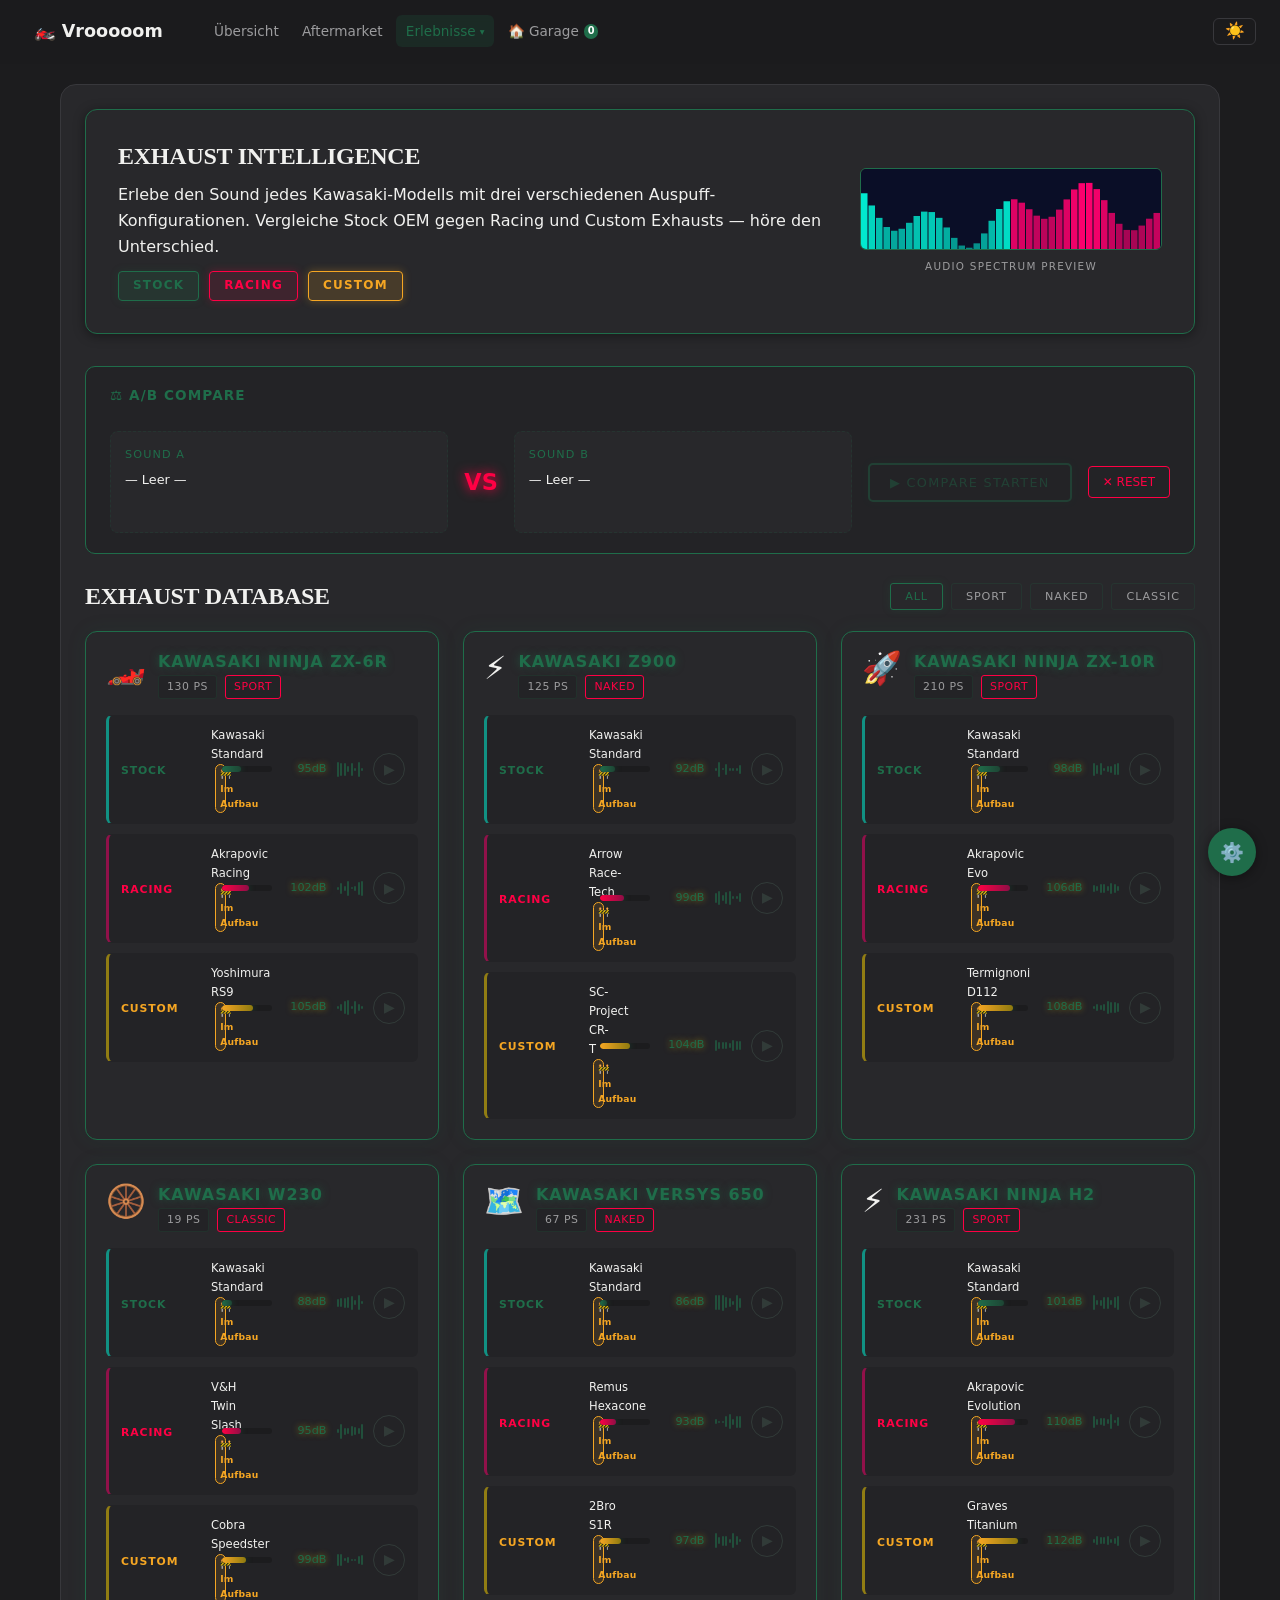
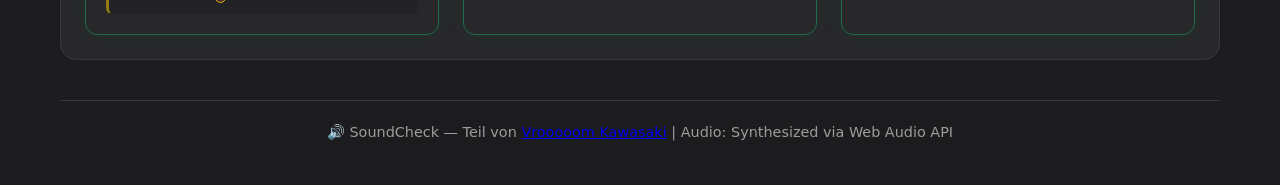
<file: soundcheck.html>
<!DOCTYPE html>
<html lang="de">
<head>
  <meta charset="UTF-8">
  <meta name="viewport" content="width=device-width, initial-scale=1.0">
  <title>🔊 SoundCheck — Kawasaki Auspuff-Sounds | Vrooooom</title>
  <link rel="stylesheet" href="styles.css">
  <link rel="stylesheet" href="soundcheck.css">
  <link rel="stylesheet" href="design.css">
  <script>(function(){var t=localStorage.getItem('theme')||'dark';document.documentElement.setAttribute('data-theme',t);})();</script>
</head>
<body>
  <!-- Scroll Progress Bar (injected by JS) -->

  <nav class="site-nav">
    <a class="brand" href="index.html">🏍️ Vrooooom</a>
    <a href="index.html">Übersicht</a>
    <a href="soundcheck.html" class="active">SoundCheck</a>
    <a href="race.html">Racing Sim</a>
    <a href="shop.html">Aftermarket</a>
    <a href="quiz.html">Quiz</a>
    <a href="wheel.html">Wheel</a>
    <button class="theme-toggle" id="themeToggle" aria-label="Theme">☀️</button>
  </nav>

  <div class="container">

    <main id="soundcheckMain">

      <!-- ===== INTRO SECTION ===== -->
      <section class="sc-intro sr-fade">
        <div class="sc-intro-text">
          <h2>EXHAUST INTELLIGENCE</h2>
          <p>Erlebe den Sound jedes Kawasaki-Modells mit drei verschiedenen Auspuff-Konfigurationen.
             Vergleiche Stock OEM gegen Racing und Custom Exhausts — höre den Unterschied.</p>
          <div class="sc-legend">
            <span class="sc-badge badge-stock">STOCK</span>
            <span class="sc-badge badge-racing">RACING</span>
            <span class="sc-badge badge-custom">CUSTOM</span>
          </div>
        </div>
        <div class="sc-visualizer-demo" aria-hidden="true">
          <canvas id="demoVisualizer" width="300" height="80"></canvas>
          <p class="sc-demo-label">AUDIO SPECTRUM PREVIEW</p>
        </div>
      </section>

      <!-- ===== COMPARE A/B PANEL ===== -->
      <section class="sc-compare-panel sr-up" id="comparePanel" aria-label="A/B Compare">
        <h3>⚖️ A/B COMPARE</h3>
        <div class="sc-compare-slots">
          <div class="sc-compare-slot" id="slotA">
            <span class="slot-label">SOUND A</span>
            <span class="slot-info" id="slotAInfo">— Leer —</span>
            <div class="mini-eq" id="slotAEq" aria-hidden="true"></div>
          </div>
          <div class="sc-vs">VS</div>
          <div class="sc-compare-slot" id="slotB">
            <span class="slot-label">SOUND B</span>
            <span class="slot-info" id="slotBInfo">— Leer —</span>
            <div class="mini-eq" id="slotBEq" aria-hidden="true"></div>
          </div>
        </div>
        <button class="btn-ab-play" id="btnABPlay" disabled aria-label="A/B Compare abspielen">▶ COMPARE STARTEN</button>
        <button class="btn-ab-clear" id="btnABClear" aria-label="A/B Compare zurücksetzen">✕ RESET</button>
      </section>

      <!-- ===== MOTORCYCLE SOUND CARDS ===== -->
      <section class="sc-bikes-section" aria-label="Motorrad Sound-Liste">
        <div class="sc-section-header sr-up">
          <h2>EXHAUST DATABASE</h2>
          <div class="sc-filter-row">
            <button class="sc-filter-btn active" data-filter="all">ALL</button>
            <button class="sc-filter-btn" data-filter="sport">SPORT</button>
            <button class="sc-filter-btn" data-filter="naked">NAKED</button>
            <button class="sc-filter-btn" data-filter="classic">CLASSIC</button>
          </div>
        </div>

        <div class="sc-bikes-grid" id="scBikesGrid">
          <!-- Cards injected by JS -->
        </div>
      </section>

      <!-- ===== FAVORITES SECTION ===== -->
      <section class="sc-favorites-section sr-fade" id="scFavoritesSection" hidden>
        <h2>❤️ FAVORITE SOUNDS</h2>
        <div class="sc-favorites-grid" id="scFavoritesGrid"></div>
        <button class="btn-clear-favorites" id="btnClearFavorites">🗑 ALLE LÖSCHEN</button>
      </section>

    </main>

    <footer>
      <p>🔊 SoundCheck — Teil von <a href="index.html">Vrooooom Kawasaki</a> | Audio: Synthesized via Web Audio API</p>
    </footer>
  </div>

  <!-- ===== AUDIO PLAYER MODAL ===== -->
  <div class="sc-player-modal" id="scPlayerModal" role="dialog" aria-modal="true" aria-labelledby="playerModalTitle" hidden>
    <div class="sc-player-modal-content">
      <div class="sc-player-header">
        <div>
          <h3 id="playerModalTitle">—</h3>
          <p id="playerModalSubtitle" class="sc-player-subtitle">—</p>
        </div>
        <button class="sc-player-close" id="scPlayerClose" aria-label="Player schließen">✕</button>
      </div>

      <!-- Spectrum Analyzer Canvas -->
      <canvas id="spectrumCanvas" class="sc-spectrum" width="600" height="120" aria-label="Frequenz-Spektrum"></canvas>

      <!-- Waveform Canvas -->
      <canvas id="waveformCanvas" class="sc-waveform" width="600" height="60" aria-label="Audio-Wellenform"></canvas>

      <!-- Timeline -->
      <div class="sc-timeline-wrap">
        <span class="sc-time" id="playerCurrentTime">0:00</span>
        <input type="range" class="sc-timeline" id="playerTimeline" min="0" max="100" value="0" step="0.1" aria-label="Playback Position">
        <span class="sc-time" id="playerDuration">0:00</span>
      </div>

      <!-- Controls -->
      <div class="sc-controls">
        <button class="sc-ctrl-btn" id="btnRewind" aria-label="5 Sekunden zurück">⏮ 5s</button>
        <button class="sc-ctrl-btn sc-ctrl-play" id="btnPlayPause" aria-label="Play/Pause">▶</button>
        <button class="sc-ctrl-btn" id="btnForward" aria-label="5 Sekunden vor">5s ⏭</button>
        <div class="sc-volume-wrap">
          <span class="sc-volume-icon" aria-hidden="true">🔊</span>
          <input type="range" class="sc-volume" id="playerVolume" min="0" max="1" step="0.01" value="0.8" aria-label="Lautstärke">
        </div>
      </div>

      <!-- Master volume (persisted in localStorage) -->
      <div class="sc-master-volume" style="display:flex;align-items:center;gap:0.6rem;justify-content:center;margin-top:0.35rem;font-size:0.82rem;color:var(--text-muted);">
        <label for="volumeSlider" class="sc-master-volume-label">🔊 Lautstärke</label>
        <input type="range" class="sc-volume" id="volumeSlider" min="0" max="100" value="80" aria-label="Lautstärke einstellen" style="flex:1;max-width:220px;">
      </div>

      <!-- Audio Status -->
      <div id="scPlayerStatus" style="font-size:0.78rem;color:var(--text-muted);text-align:center;min-height:1.2em;margin-top:0.25rem;transition:opacity 0.3s;"></div>

      <!-- Metadata row -->
      <div class="sc-metadata-row" id="playerMetadata">
        <div class="sc-meta-item">
          <span class="sc-meta-label">EXHAUST</span>
          <span class="sc-meta-value" id="metaExhaust">—</span>
        </div>
        <div class="sc-meta-item">
          <span class="sc-meta-label">LAUTSTÄRKE</span>
          <span class="sc-meta-value" id="metaDb">—</span>
        </div>
        <div class="sc-meta-item">
          <span class="sc-meta-label">PS</span>
          <span class="sc-meta-value" id="metaPs">—</span>
        </div>
        <div class="sc-meta-item">
          <span class="sc-meta-label">CHARAKTER</span>
          <span class="sc-meta-value" id="metaChar">—</span>
        </div>
      </div>

      <!-- Exhaust variant tabs -->
      <div class="sc-exhaust-tabs" id="exhaustTabs" aria-label="Auspuff auswählen">
        <!-- Injected by JS -->
      </div>

      <!-- Equalizer bars -->
      <div class="sc-equalizer" id="playerEqualizer" aria-label="Equalizer" aria-hidden="true">
        <div class="eq-label">EQUALIZER</div>
        <div class="eq-bars" id="eqBars">
          <!-- 20 bars injected by JS -->
        </div>
      </div>

      <!-- Favorite + Compare buttons -->
      <div class="sc-player-actions">
        <button class="sc-btn-favorite" id="btnFavorite" aria-label="Als Favorit speichern">♡ FAVORITE</button>
        <button class="sc-btn-compare-a" id="btnSetA" aria-label="Als Sound A setzen">A SETZEN</button>
        <button class="sc-btn-compare-b" id="btnSetB" aria-label="Als Sound B setzen">B SETZEN</button>
      </div>
    </div>
  </div>
  <div class="sc-modal-overlay" id="scModalOverlay" hidden></div>

  <script src="soundcheck.js"></script>
  <script>
  (function() {
    var btn = document.getElementById('themeToggle');
    if (!btn) return;
    var t = localStorage.getItem('theme') || 'dark';
    btn.textContent = t === 'dark' ? '\u2600\ufe0f' : '\ud83c\udf19';
    btn.addEventListener('click', function() {
      var current = document.documentElement.getAttribute('data-theme');
      var next = current === 'dark' ? 'light' : 'dark';
      document.documentElement.setAttribute('data-theme', next);
      localStorage.setItem('theme', next);
      btn.textContent = next === 'dark' ? '\u2600\ufe0f' : '\ud83c\udf19';
    });
  })();
  </script>
  <script src="settings.js"></script>
</body>
</html>
</file>
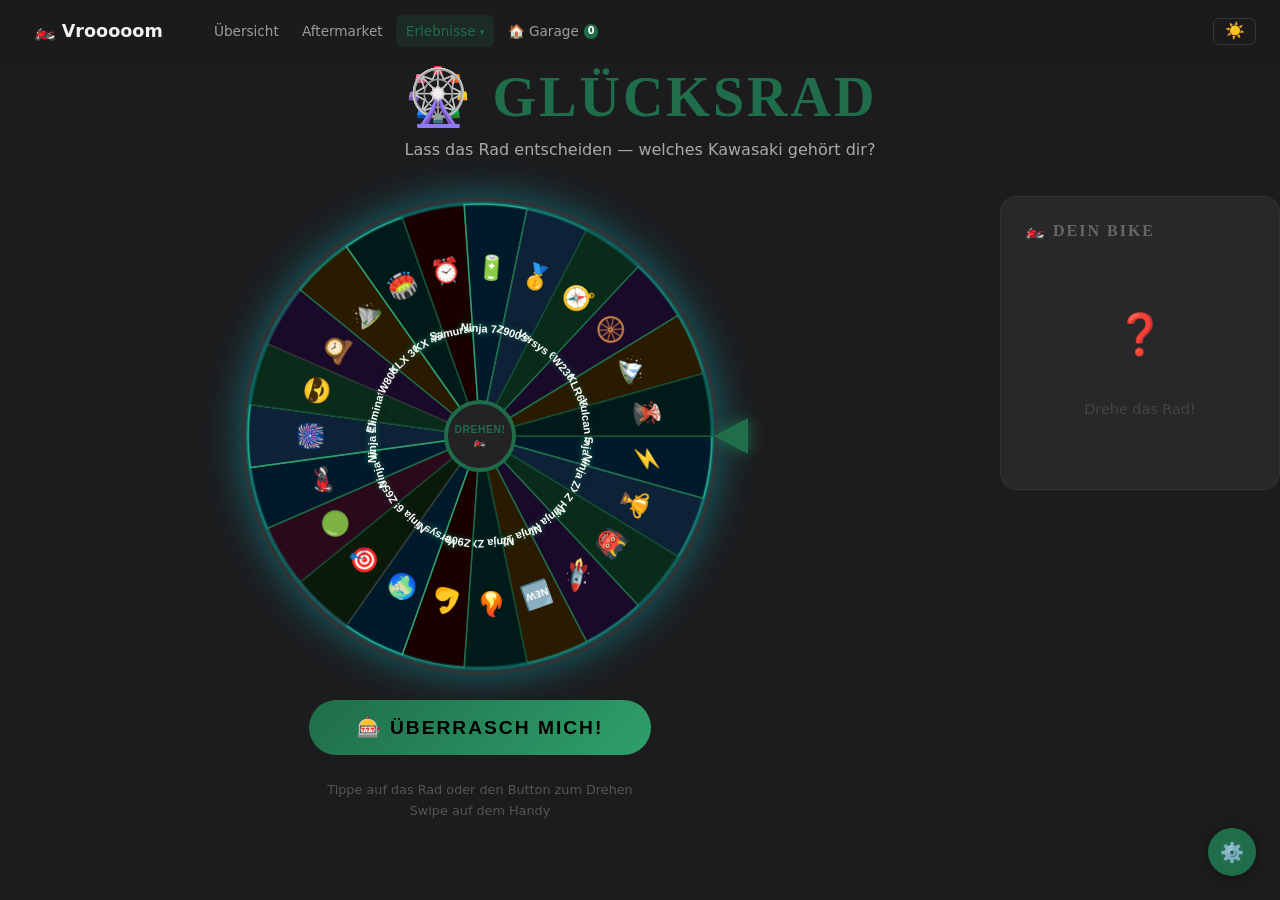
<file: wheel.html>
<!DOCTYPE html>
<html lang="de">
<head>
    <meta charset="UTF-8">
    <meta name="viewport" content="width=device-width, initial-scale=1.0">
    <title>Glücksrad — Zufälliges Kawasaki-Modell | Vrooooom</title>
    <link rel="icon" href="data:image/svg+xml,%3Csvg xmlns='http://www.w3.org/2000/svg' viewBox='0 0 100 100'%3E%3Crect width='100' height='100' rx='20' fill='%23080808'/%3E%3Ctext x='50' y='68' font-size='58' font-family='sans-serif' font-weight='800' text-anchor='middle' fill='%23ff6600'%3EK%3C/text%3E%3C/svg%3E">
    <link rel="stylesheet" href="styles.css">
    <link rel="stylesheet" href="design.css">
    <script>(function(){var t=localStorage.getItem('theme')||'dark';document.documentElement.setAttribute('data-theme',t);})();</script>
    <script src="bikes-data.js"></script>
    <script src="bike-image.js"></script>
    <style>
            color: var(--accent);
            background: var(--accent-dim);
        }

        /* PAGE */
        .wheel-page {
            max-width: 1100px;
            margin: 0 auto;
            padding: 2rem 1rem 4rem;
        }
        .wheel-header {
            text-align: center;
            margin-bottom: 2rem;
        }
        .wheel-header h1 {
            font-size: clamp(2rem, 6vw, 3.5rem);
            color: var(--accent);
            
            letter-spacing: 3px;
            margin-bottom: 0.4rem;
        }
        .wheel-header p { color: #aaa; font-size: 1rem; }

        /* LAYOUT */
        .wheel-layout {
            display: grid;
            grid-template-columns: 1fr auto;
            gap: 2.5rem;
            align-items: start;
        }
        @media (max-width: 750px) {
            .wheel-layout { grid-template-columns: 1fr; }
        }

        /* WHEEL SECTION */
        .wheel-section {
            display: flex;
            flex-direction: column;
            align-items: center;
            gap: 1.5rem;
        }

        /* CANVAS */
        .wheel-canvas-wrap {
            position: relative;
            display: inline-block;
        }
        #wheelCanvas {
            border-radius: 50%;
            display: block;
            filter: drop-shadow(0 0 20px rgba(0,234,255,0.4));
            touch-action: none;
            max-width: 100%;
        }
        /* Pointer / arrow */
        .wheel-pointer {
            position: absolute;
            top: 50%;
            right: -28px;
            transform: translateY(-50%);
            width: 0;
            height: 0;
            border-top: 18px solid transparent;
            border-bottom: 18px solid transparent;
            border-right: 34px solid var(--accent);
            filter: drop-shadow(0 0 8px var(--accent));
            z-index: 10;
        }
        /* Center button */
        .wheel-center-btn {
            position: absolute;
            top: 50%;
            left: 50%;
            transform: translate(-50%, -50%);
            width: 70px;
            height: 70px;
            border-radius: 50%;
            background: var(--bg-secondary);
            border: 3px solid var(--accent);
            color: var(--accent);
            font-size: 0.65rem;
            font-weight: 700;
            text-transform: uppercase;
            letter-spacing: 0.5px;
            cursor: pointer;
            display: flex;
            align-items: center;
            justify-content: center;
            text-align: center;
            transition: all 0.2s;
            
            line-height: 1.2;
            z-index: 20;
        }
        .wheel-center-btn:hover:not(:disabled) {
            
            color: var(--text);
            border-color: var(--border);
        }
        .wheel-center-btn:disabled {
            opacity: 0.5;
            cursor: not-allowed;
        }

        /* SPIN BUTTON */
        .spin-btn {
            padding: 1rem 3rem;
            font-size: 1.2rem;
            font-weight: 800;
            background: linear-gradient(135deg, var(--accent), var(--accent-hover));
            color: #000;
            border: none;
            border-radius: 50px;
            cursor: pointer;
            text-transform: uppercase;
            letter-spacing: 2px;
            
            transition: all 0.3s;
            position: relative;
            overflow: hidden;
        }
        .spin-btn::after {
            content: '';
            position: absolute;
            top: -50%; left: -50%;
            width: 200%; height: 200%;
            background: radial-gradient(circle, rgba(255,255,255,0.2) 0%, transparent 60%);
            opacity: 0;
            transition: opacity 0.3s;
        }
        .spin-btn:hover:not(:disabled)::after { opacity: 1; }
        .spin-btn:hover:not(:disabled) {
            transform: translateY(-3px);
            
        }
        .spin-btn:disabled {
            opacity: 0.5;
            cursor: not-allowed;
            transform: none;
        }
        .spin-hint {
            font-size: 0.8rem;
            color: #555;
            text-align: center;
        }

        /* RESULT PANEL */
        .result-panel {
            background: var(--card-bg);
            border: 1px solid #333;
            border-radius: 16px;
            padding: 1.5rem;
            min-width: 280px;
            max-width: 340px;
        }
        @media (max-width: 750px) { .result-panel { max-width: 100%; } }

        /* Zeiger auf kleinen Viewports enger positionieren, damit er nicht
           über den rechten Rand hinausragt (8px Mobile-Overflow, siehe
           Mängelliste 8.). Desktop-Darstellung bleibt unverändert. */
        @media (max-width: 480px) {
            .wheel-pointer { right: -16px; }
        }

        .result-panel h2 {
            font-size: 1rem;
            color: #666;
            text-transform: uppercase;
            letter-spacing: 2px;
            margin-bottom: 1rem;
            border-bottom: 1px solid #222;
            padding-bottom: 0.75rem;
        }
        .result-empty {
            text-align: center;
            padding: 2rem 0;
            color: #444;
            font-size: 2.5rem;
        }
        .result-bike-display { display: none; }
        .result-bike-display.active { display: block; }

        .result-icon-big {
            font-size: 4rem;
            display: block;
            text-align: center;
            margin-bottom: 0.5rem;
            filter: drop-shadow(0 0 10px var(--accent));
            animation: pop-in 0.4s cubic-bezier(0.175, 0.885, 0.32, 1.275);
        }
        .result-icon-big .bike-photo-wrap { max-width: 220px; margin: 0 auto; }
        @keyframes pop-in {
            from { transform: scale(0.3); opacity: 0; }
            to { transform: scale(1); opacity: 1; }
        }
        .result-bike-name-big {
            font-size: 1.3rem;
            font-weight: 800;
            color: var(--accent);
            
            text-align: center;
            margin-bottom: 0.25rem;
        }
        .result-bike-sub-big {
            font-size: 0.82rem;
            color: #888;
            text-align: center;
            margin-bottom: 1.25rem;
        }
        .result-spec-grid {
            display: grid;
            grid-template-columns: 1fr 1fr;
            gap: 0.5rem;
            margin-bottom: 1.25rem;
        }
        .result-spec-item {
            background: var(--bg-secondary);
            border: 1px solid #222;
            border-radius: 8px;
            padding: 0.5rem;
            text-align: center;
        }
        .result-spec-val { font-size: 1rem; font-weight: 700; color: var(--accent); }
        .result-spec-lbl { font-size: 0.68rem; color: #555; }

        .result-btns {
            display: flex;
            flex-direction: column;
            gap: 0.6rem;
        }
        .result-btns a, .result-btns button {
            padding: 0.7rem 1rem;
            border-radius: 8px;
            font-size: 0.88rem;
            font-weight: 600;
            text-align: center;
            cursor: pointer;
            text-decoration: none;
            transition: all 0.2s;
            display: block;
        }
        .btn-primary-sm {
            background: var(--accent);
            color: #000;
            border: none;

        }
        .btn-primary-sm:hover { background: var(--accent-hover); transform: translateY(-2px) scale(1.02); }
        .btn-outline-sm {
            background: transparent;
            border: 1px solid var(--accent);
            color: var(--accent);
        }
        .btn-outline-sm:hover { background: var(--accent-dim); transform: translateY(-2px); }
        .btn-ghost-sm {
            background: transparent;
            border: 1px solid #333;
            color: #666;
        }
        .btn-ghost-sm:hover { border-color: var(--accent); color: var(--accent); }

        /* HISTORY */
        .spin-history {
            margin-top: 2rem;
        }
        .spin-history h3 {
            font-size: 0.8rem;
            color: #555;
            text-transform: uppercase;
            letter-spacing: 2px;
            margin-bottom: 0.75rem;
        }
        .history-list {
            display: flex;
            flex-wrap: wrap;
            gap: 0.4rem;
        }
        .history-chip {
            background: var(--bg-secondary);
            border: 1px solid #222;
            border-radius: 20px;
            padding: 0.3rem 0.7rem;
            font-size: 0.78rem;
            color: #777;
        }

        /* CONFETTI */
        @keyframes confetti-fall {
            0% { transform: translateY(-100vh) rotate(0deg); opacity: 1; }
            100% { transform: translateY(110vh) rotate(720deg); opacity: 0; }
        }
        .confetti-piece {
            position: fixed;
            width: 8px;
            height: 8px;
            pointer-events: none;
            z-index: 9999;
            animation: confetti-fall linear forwards;
        }
    </style>
</head>
<body>

<!-- NAV — gemeinsame Navbar (Single Source of Truth), siehe navbar.js.
     data-theme-toggle="external": theme-toggle.js verdrahtet den Button
     weiter unten, navbar.js darf hier NICHT selbst verdrahten. -->
<nav id="siteNavRoot" class="site-nav" data-theme-toggle="external"></nav>
<script src="navbar.js"></script>

<div class="wheel-page">
    <div class="wheel-header">
        <h1>🎡 GLÜCKSRAD</h1>
        <p>Lass das Rad entscheiden — welches Kawasaki gehört dir?</p>
    </div>

    <div class="wheel-layout">
        <!-- WHEEL -->
        <div class="wheel-section js-reveal">
            <div class="wheel-canvas-wrap">
                <canvas id="wheelCanvas" width="480" height="480"></canvas>
                <div class="wheel-pointer"></div>
                <button class="wheel-center-btn" id="centerSpinBtn" onclick="spinWheel()">
                    DREHEN!<br>🏍️
                </button>
            </div>

            <button class="spin-btn" id="spinBtn" onclick="spinWheel()">
                🎰 ÜBERRASCH MICH!
            </button>
            <div class="spin-hint">Tippe auf das Rad oder den Button zum Drehen<br>Swipe auf dem Handy</div>
        </div>

        <!-- RESULT PANEL -->
        <div class="result-panel js-reveal">
            <h2>🏍️ Dein Bike</h2>
            <div class="result-empty" id="resultEmpty">❓<br><small style="font-size:0.9rem;color:#444">Drehe das Rad!</small></div>
            <div class="result-bike-display" id="resultBike">
                <div class="result-icon-big" id="resIcon">🏍️</div>
                <div class="result-bike-name-big" id="resBikeName">—</div>
                <div class="result-bike-sub-big" id="resBikeSub">—</div>
                <div class="result-spec-grid" id="resSpecs"></div>
                <div class="result-btns">
                    <a href="index.html" class="btn-primary-sm" id="resBikeLink">🏍️ Zum Bike</a>
                    <button class="btn-outline-sm" onclick="shareResult()">📤 Teilen</button>
                    <button class="btn-ghost-sm" onclick="spinWheel()">🔄 Nochmal drehen</button>
                </div>
                <p class="garage-hint" style="margin-top:0.65rem;"><a href="garage.html" class="btn btn-outline" style="font-size:0.82rem;">🏠 In deiner Garage ansehen</a></p>
            </div>

            <div class="spin-history" id="spinHistory" style="display:none;">
                <h3>Spin-Verlauf</h3>
                <div class="history-list" id="historyList"></div>
            </div>
        </div>
    </div>
</div>

<script>
// ==========================================
// ACCENT COLORS (aus design.css gelesen, nicht hartkodiert — siehe
// Redesign: ein Farbwechsel im Design-System wirkt sich so automatisch
// auf die Canvas-Zeichnungen aus)
// ==========================================
/**
 * Liest eine CSS-Custom-Property vom :root-Element aus, mit Fallback
 * für den Fall, dass design.css (noch) nicht geladen ist.
 * @param {string} name - Name der CSS-Variable (inkl. "--").
 * @param {string} fallback - Rückgabewert, falls die Variable leer ist.
 * @returns {string} Getrimmter Farbwert.
 */
function readAccentVar(name, fallback) {
    try {
        var v = getComputedStyle(document.documentElement).getPropertyValue(name);
        return (v && v.trim()) || fallback;
    } catch (e) {
        return fallback;
    }
}
const WHEEL_ACCENT = readAccentVar('--accent', '#1f6d4a');
const WHEEL_ACCENT_2 = readAccentVar('--accent-hover', '#2fa06b');
const WHEEL_ACCENT_DEEP = '#134a32';

// ==========================================
// BIKE DATA — aus der geteilten Quelle bikes-data.js abgeleitet
// ==========================================
// Reihenfolge/Auswahl entspricht dem bisherigen Glücksrad-Sortiment.
const WHEEL_BIKE_KEYS = [
    'h2', 'zx10r', 'zh2', 'h2sx', 'hybrid1200', 'zx6r', 'z900', 'versys1000',
    'ninja650', 'z650', 'ninja400', 'zx25r', 'eliminator400', 'w800',
    'klx300', 'kx450', 'samurai',
    'ninja7hybrid', 'z900se', 'versys650', 'w230', 'klr650', 'vulcans'
];

/**
 * Baut die Glücksrad-Segmente aus SHARED_BIKES (bikes-data.js) — keine
 * eigene, doppelte Bike-Liste mehr im Wheel-Code. Enthält alle für die
 * Ergebnis-Karte benötigten Felder (PS, Preis, Kategorie).
 * @param {string[]} keys - Bike-IDs, die im Glücksrad vertreten sind.
 * @returns {Array<Object>} Liste von Segment-Objekten für das Glücksrad.
 */
function buildWheelBikes(keys) {
    return keys.map(function(key) {
        const b = SHARED_BIKES[key];
        return {
            key: b.id,
            name: b.name,
            shortName: b.name.replace(/^Kawasaki\s+/, ''),
            icon: b.icon,
            sub: b.sub,
            category: b.category,
            ps: b.ps,
            vmax: b.vmax,
            accel: b.accel,
            weight: b.weight,
            price: b.price
        };
    });
}

const WHEEL_BIKES = buildWheelBikes(WHEEL_BIKE_KEYS);

const NUM_BIKES = WHEEL_BIKES.length;
const SLICE_ANGLE = (2 * Math.PI) / NUM_BIKES;

// Cyberpunk color palette for segments
const SEGMENT_COLORS = [
    '#001a2c', '#0d2137', '#0a2a1a', '#1a0a2a', '#2a1a00',
    '#001a1a', '#1a0000', '#001a2c', '#0a1a0a', '#2a0a1a',
    '#001a2c', '#0d2137', '#0a2a1a', '#1a0a2a', '#2a1a00',
    '#001a1a', '#1a0000'
];
const SEGMENT_BORDERS = [
    WHEEL_ACCENT_2, WHEEL_ACCENT, WHEEL_ACCENT_DEEP, WHEEL_ACCENT, WHEEL_ACCENT,
    WHEEL_ACCENT_DEEP, WHEEL_ACCENT, WHEEL_ACCENT_2, '#333333', WHEEL_ACCENT_DEEP,
    WHEEL_ACCENT, WHEEL_ACCENT_2, WHEEL_ACCENT_DEEP, '#333333', WHEEL_ACCENT,
    WHEEL_ACCENT_2, WHEEL_ACCENT_DEEP
];

// State
let rotation = 0;
let spinning = false;
let spinHistory = [];
let lastResult = null;

// Canvas setup
const canvas = document.getElementById('wheelCanvas');
const ctx = canvas.getContext('2d');
const SIZE = canvas.width;
const cx = SIZE / 2;
const cy = SIZE / 2;
const radius = SIZE / 2 - 8;

// Responsive canvas
function resizeCanvas() {
    const maxW = Math.min(480, window.innerWidth - 40);
    canvas.style.width = maxW + 'px';
    canvas.style.height = maxW + 'px';
}
resizeCanvas();
window.addEventListener('resize', resizeCanvas);

function drawWheel() {
    ctx.clearRect(0, 0, SIZE, SIZE);

    // Outer ring
    ctx.beginPath();
    ctx.arc(cx, cy, radius + 5, 0, Math.PI * 2);
    ctx.strokeStyle = '#333';
    ctx.lineWidth = 3;
    ctx.stroke();

    // Draw segments
    WHEEL_BIKES.forEach((bike, i) => {
        const startAngle = rotation + i * SLICE_ANGLE;
        const endAngle = startAngle + SLICE_ANGLE;
        const midAngle = startAngle + SLICE_ANGLE / 2;

        // Segment fill
        ctx.beginPath();
        ctx.moveTo(cx, cy);
        ctx.arc(cx, cy, radius, startAngle, endAngle);
        ctx.closePath();
        ctx.fillStyle = SEGMENT_COLORS[i % SEGMENT_COLORS.length];
        ctx.fill();

        // Segment border
        ctx.strokeStyle = SEGMENT_BORDERS[i % SEGMENT_BORDERS.length];
        ctx.lineWidth = 1.5;
        ctx.stroke();

        // Neon inner border
        ctx.beginPath();
        ctx.moveTo(cx, cy);
        ctx.arc(cx, cy, radius, startAngle, endAngle);
        ctx.closePath();
        ctx.strokeStyle = SEGMENT_BORDERS[i % SEGMENT_BORDERS.length] + '44';
        ctx.lineWidth = 1;
        ctx.stroke();

        // Icon
        const iconR = radius * 0.72;
        const ix = cx + Math.cos(midAngle) * iconR;
        const iy = cy + Math.sin(midAngle) * iconR;
        ctx.save();
        ctx.translate(ix, iy);
        ctx.rotate(midAngle + Math.PI / 2);
        ctx.font = `${Math.floor(SIZE * 0.05)}px serif`;
        ctx.textAlign = 'center';
        ctx.textBaseline = 'middle';
        ctx.fillText(bike.icon, 0, 0);
        ctx.restore();

        // Name text
        const textR = radius * 0.46;
        const tx = cx + Math.cos(midAngle) * textR;
        const ty = cy + Math.sin(midAngle) * textR;
        ctx.save();
        ctx.translate(tx, ty);
        ctx.rotate(midAngle + Math.PI / 2);
        ctx.font = `bold ${Math.floor(SIZE * 0.024)}px 'Segoe UI', sans-serif`;
        ctx.textAlign = 'center';
        ctx.textBaseline = 'middle';
        ctx.fillStyle = '#fff';
        ctx.shadowColor = SEGMENT_BORDERS[i % SEGMENT_BORDERS.length];
        ctx.shadowBlur = 6;
        // Short name for wheel (ohne "Kawasaki"-Präfix, sonst gekürzt)
        const shortName = bike.shortName.length > 10 ? bike.shortName.slice(0, 10) : bike.shortName;
        ctx.fillText(shortName, 0, 0);
        ctx.restore();
    });

    // Center circle
    const gradient = ctx.createRadialGradient(cx, cy, 0, cx, cy, 35);
    gradient.addColorStop(0, '#1a1a1a');
    gradient.addColorStop(1, '#000');
    ctx.beginPath();
    ctx.arc(cx, cy, 35, 0, Math.PI * 2);
    ctx.fillStyle = gradient;
    ctx.fill();
    ctx.strokeStyle = WHEEL_ACCENT;
    ctx.lineWidth = 2;
    ctx.stroke();

    // Outer glow ring
    ctx.beginPath();
    ctx.arc(cx, cy, radius, 0, Math.PI * 2);
    ctx.strokeStyle = 'rgba(0,234,255,0.15)';
    ctx.lineWidth = 4;
    ctx.stroke();
}

drawWheel();

// ==========================================
// SPIN PHYSICS
// ==========================================
function spinWheel() {
    if (spinning) return;
    spinning = true;
    document.getElementById('spinBtn').disabled = true;
    document.getElementById('centerSpinBtn').disabled = true;

    // Random target: many full rotations + random position
    const fullRotations = (8 + Math.random() * 12) * Math.PI * 2;
    const randomSegment = Math.floor(Math.random() * NUM_BIKES);
    // Aim the pointer (which is at right = 0 radians) at the center of chosen segment
    const targetAngle = -randomSegment * SLICE_ANGLE - SLICE_ANGLE / 2 - Math.random() * SLICE_ANGLE * 0.6 + 0.05;
    const targetRotation = rotation + fullRotations + targetAngle;

    const startTime = performance.now();
    const duration = 4000 + Math.random() * 2000; // 4-6 seconds
    const startRotation = rotation;

    function easeOut(t) {
        // Cubic ease-out with a bit of bounce
        return 1 - Math.pow(1 - t, 3);
    }

    function animate(now) {
        const elapsed = now - startTime;
        const progress = Math.min(elapsed / duration, 1);
        const eased = easeOut(progress);

        rotation = startRotation + (targetRotation - startRotation) * eased;
        drawWheel();

        if (progress < 1) {
            requestAnimationFrame(animate);
        } else {
            spinning = false;
            document.getElementById('spinBtn').disabled = false;
            document.getElementById('centerSpinBtn').disabled = false;
            determineResult();
        }
    }

    requestAnimationFrame(animate);
}

function determineResult() {
    // Pointer at right = 0 degrees. Normalize rotation.
    let normalizedAngle = ((-rotation) % (Math.PI * 2) + Math.PI * 2) % (Math.PI * 2);
    let segmentIndex = Math.floor(normalizedAngle / SLICE_ANGLE) % NUM_BIKES;
    const bike = WHEEL_BIKES[segmentIndex];

    lastResult = bike;
    spinHistory.unshift(bike);
    if (spinHistory.length > 8) spinHistory.pop();

    showResult(bike);
    launchConfetti();
    updateHistory();

    try {
        if (typeof window.VroooomStats !== 'undefined') window.VroooomStats.recordWheelSpin(bike.key);
        if (typeof window.VroooomAchievements !== 'undefined') window.VroooomAchievements.checkNow();
    } catch (e) { /* Gamification-Hook darf den Spin nie blockieren */ }
}

/**
 * Zeigt die Ergebnis-Info-Karte für das gewonnene Motorrad an, inklusive
 * Leistung, Höchstgeschwindigkeit, Beschleunigung, Gewicht, Kategorie und
 * Preis (€, de-DE formatiert).
 * @param {Object} bike - Segment-Objekt aus WHEEL_BIKES.
 * @returns {void}
 */
function showResult(bike) {
    document.getElementById('resultEmpty').style.display = 'none';
    const display = document.getElementById('resultBike');
    display.className = 'result-bike-display active';

    document.getElementById('resIcon').innerHTML = BikeImage.markup(
        { id: bike.key, name: bike.name, category: bike.category },
        { eager: true }
    );
    document.getElementById('resBikeName').textContent = bike.name;
    document.getElementById('resBikeSub').textContent = bike.sub;

    const priceFormatted = bike.price.toLocaleString('de-DE') + ' €';
    const specs = document.getElementById('resSpecs');
    specs.innerHTML = [
        { val: bike.ps + ' PS', lbl: 'Leistung' },
        { val: bike.vmax + ' km/h', lbl: 'Vmax' },
        { val: bike.accel > 0 ? bike.accel + 's' : '—', lbl: '0-100 km/h' },
        { val: bike.weight + ' kg', lbl: 'Gewicht' },
        { val: bike.category, lbl: 'Kategorie' },
        { val: priceFormatted, lbl: 'Preis' }
    ].map(s => `<div class="result-spec-item"><div class="result-spec-val">${s.val}</div><div class="result-spec-lbl">${s.lbl}</div></div>`).join('');
}

function updateHistory() {
    const hist = document.getElementById('spinHistory');
    const list = document.getElementById('historyList');
    hist.style.display = 'block';
    list.innerHTML = spinHistory.map(b =>
        `<div class="history-chip">${b.icon} ${b.name}</div>`
    ).join('');
}

// ==========================================
// CONFETTI
// ==========================================
function launchConfetti() {
    const colors = [WHEEL_ACCENT, WHEEL_ACCENT_2, WHEEL_ACCENT_DEEP, '#fff', '#ffcc00'];
    for (let i = 0; i < 50; i++) {
        setTimeout(() => {
            const el = document.createElement('div');
            el.className = 'confetti-piece';
            el.style.cssText = `
                left: ${Math.random() * 100}vw;
                top: -10px;
                background: ${colors[Math.floor(Math.random() * colors.length)]};
                width: ${4 + Math.random() * 8}px;
                height: ${4 + Math.random() * 8}px;
                border-radius: ${Math.random() > 0.5 ? '50%' : '0'};
                animation-duration: ${1.5 + Math.random() * 2}s;
                animation-delay: 0s;
            `;
            document.body.appendChild(el);
            setTimeout(() => el.remove(), 4000);
        }, i * 30);
    }
}

// ==========================================
// SHARE
// ==========================================
function shareResult() {
    if (!lastResult) return;
    const text = `🎡 Kawasaki Wheel-Ergebnis!\nIch habe **${lastResult.icon} Kawasaki ${lastResult.name}** gerollt!\n${lastResult.sub} — ${lastResult.ps} PS\nDrehe auch du: ${window.location.href}`;
    if (navigator.share) {
        navigator.share({ title: 'Kawasaki Wheel', text, url: window.location.href });
    } else if (navigator.clipboard) {
        navigator.clipboard.writeText(text).then(() => {
            const btns = document.querySelectorAll('.btn-outline-sm');
            if (btns[0]) { btns[0].textContent = '✅ Kopiert!'; setTimeout(() => { btns[0].textContent = '📤 Teilen'; }, 2000); }
        });
    } else {
        prompt('Kopiere:', text);
    }
}

// ==========================================
// TOUCH/SWIPE — Mobile-freundlich
// ==========================================
let touchStartX = null, touchStartY = null;
canvas.addEventListener('touchstart', e => {
    touchStartX = e.touches[0].clientX;
    touchStartY = e.touches[0].clientY;
}, { passive: true });
canvas.addEventListener('touchend', e => {
    if (touchStartX === null) return;
    const dx = e.changedTouches[0].clientX - touchStartX;
    const dy = e.changedTouches[0].clientY - touchStartY;
    const dist = Math.sqrt(dx*dx + dy*dy);
    if (dist > 15) spinWheel(); // Swipe erkannt → drehen!
    else if (dist < 10) spinWheel(); // Tap erkannt → auch drehen!
    touchStartX = touchStartY = null;
}, { passive: true });
canvas.addEventListener('click', () => { if (!spinning) spinWheel(); });

// Spin-Button auch via Tastatur
document.addEventListener('keydown', e => {
    if ((e.code === 'Space' || e.code === 'Enter') && !spinning) {
        e.preventDefault();
        spinWheel();
    }
});

</script>
    <script src="stats.js"></script>
    <script src="achievements.js"></script>
    <script src="theme-toggle.js"></script>
    <script src="settings.js"></script>
    <script src="scroll-reveal.js"></script>
</body>
</html>
</file>
<file: styles.css>
/* ============================================================
   styles.css — Vrooooom Component Styles v2
   All colors via design.css CSS variables.
   ============================================================ */

html { scroll-behavior: smooth; }

/* ── Container / Layout ─────────────────────────────────────── */
.container {
  max-width: 1200px;
  margin: 0 auto;
  padding: 20px;
}

main {
  background: var(--card-bg);
  border: 1px solid var(--border);
  padding: 32px;
  border-radius: 16px;
  margin-bottom: 40px;
}

footer {
  text-align: center;
  color: var(--text-muted);
  margin-top: 40px;
  padding: 20px;
  font-size: 0.9em;
  border-top: 1px solid var(--border);
}

/* ── Intro Section ──────────────────────────────────────────── */
.intro {
  background: var(--bg-secondary);
  border-radius: 12px;
  padding: 24px 28px;
  margin-bottom: 32px;
  border-left: 4px solid var(--accent);
}

.intro h2 {
  font-size: 1.7em;
  font-weight: 700;
  color: var(--text);
  margin-bottom: 10px;
}

.intro p {
  font-size: 1em;
  color: var(--text-muted);
  max-width: 700px;
  line-height: 1.7;
}

/* ── Search & Filter ────────────────────────────────────────── */
.search-filter-section {
  background: var(--bg-secondary);
  border: 1px solid var(--border);
  border-radius: 12px;
  padding: 18px 20px;
  margin-bottom: 28px;
  display: flex;
  flex-direction: column;
  gap: 10px;
}

.search-bar-wrap { width: 100%; }

.search-input {
  width: 100%;
  padding: 10px 18px;
  border: 1px solid var(--border);
  border-radius: 8px;
  font-size: 0.95em;
  outline: none;
  background: var(--bg);
  color: var(--text);
  font-family: inherit;
  transition: border-color 0.2s;
}

.search-input:focus { border-color: var(--accent); }
.search-input::placeholder { color: var(--text-subtle); }

.filter-row {
  display: flex;
  flex-wrap: wrap;
  align-items: center;
  gap: 8px;
}

.filter-label {
  font-size: 0.85em;
  color: var(--text-muted);
  font-weight: 600;
}

.filter-select {
  padding: 6px 10px;
  border: 1px solid var(--border);
  border-radius: 6px;
  font-size: 0.85em;
  cursor: pointer;
  background: var(--bg);
  color: var(--text);
  outline: none;
  transition: border-color 0.2s;
}

.filter-select:focus { border-color: var(--accent); }

.btn-clear-filter {
  padding: 6px 14px;
  background: none;
  border: 1px solid #cc4444;
  color: #cc4444;
  border-radius: 6px;
  font-size: 0.85em;
  cursor: pointer;
  margin-left: auto;
  transition: background 0.2s, color 0.2s;
}

.btn-clear-filter:hover { background: #cc4444; color: #fff; }

.no-results {
  text-align: center;
  padding: 30px;
  color: var(--text-muted);
  font-size: 1.05em;
}

/* ── Favorites ──────────────────────────────────────────────── */
.favorites-section { margin-bottom: 28px; }

.favorites-title {
  font-size: 1.4em;
  color: var(--accent);
  margin-bottom: 14px;
  text-align: center;
}

/* ── Compare Bar ────────────────────────────────────────────── */
.compare-bar {
  position: sticky;
  top: 60px;
  z-index: 90;
  background: var(--accent);
  color: #fff;
  padding: 10px 16px;
  border-radius: 8px;
  display: flex;
  align-items: center;
  gap: 10px;
  margin-bottom: 20px;
  box-shadow: var(--shadow);
  flex-wrap: wrap;
}

.compare-bar-info {
  flex: 1;
  font-size: 0.9em;
  font-weight: 600;
}

.btn-compare {
  background: #fff;
  color: var(--accent);
  border: none;
  padding: 6px 14px;
  border-radius: 6px;
  font-weight: 700;
  cursor: pointer;
  font-size: 0.88em;
  transition: opacity 0.2s;
}

.btn-compare:disabled { opacity: 0.5; cursor: not-allowed; }
.btn-compare:not(:disabled):hover { opacity: 0.9; }

.btn-clear-compare {
  background: none;
  border: 1px solid rgba(255,255,255,0.6);
  color: #fff;
  padding: 5px 12px;
  border-radius: 6px;
  font-size: 0.82em;
  cursor: pointer;
  transition: background 0.2s;
}

.btn-clear-compare:hover { background: rgba(255,255,255,0.15); }

/* ── Bike Cards Grid ────────────────────────────────────────── */
.facts {
  display: grid;
  grid-template-columns: repeat(auto-fill, minmax(290px, 1fr));
  gap: 18px;
  margin: 28px 0;
}

.fact-card {
  background: var(--card-bg);
  border: 1px solid var(--border);
  color: var(--text);
  padding: 18px 20px;
  border-radius: var(--radius-lg, 14px);
  transition: border-color var(--dur-base, 0.25s) var(--ease-standard, ease),
              transform var(--dur-base, 0.25s) var(--ease-standard, ease),
              box-shadow var(--dur-base, 0.25s) var(--ease-standard, ease);
  display: flex;
  flex-direction: column;
  gap: 5px;
  position: relative;
  overflow: hidden;
  animation: cardFadeUp 0.35s ease backwards;
}

.fact-card:hover,
.fact-card:focus-within {
  border-color: var(--border-hover);
  transform: translateY(-6px) scale(1.012);
  box-shadow: var(--shadow-lg, var(--shadow));
}

.fact-card:active { transform: translateY(-3px) scale(1.005); }

/* Quickstats + hint reveal a little more elegantly on hover */
.fact-card .card-quickstats,
.fact-card .card-hint {
  transition: opacity var(--dur-base, 0.25s) var(--ease-standard, ease),
              transform var(--dur-base, 0.25s) var(--ease-standard, ease);
}
.fact-card:hover .card-hint {
  transform: translateY(-1px);
}
.fact-card:hover .card-quickstats .qstat {
  transform: translateY(-1px);
}
.qstat { transition: transform var(--dur-fast, 0.15s) var(--ease-standard, ease), border-color var(--dur-fast, 0.15s) var(--ease-standard, ease); }

/* "Customize"-Link innerhalb der Bike-Karte (index.html, dynamisch gerendert) */
.card-action-link {
  transition: filter var(--dur-fast, 0.15s) var(--ease-standard, ease),
              transform var(--dur-fast, 0.15s) var(--ease-standard, ease);
}
.card-action-link:hover {
  filter: brightness(1.12);
  transform: translateY(-1px);
}

.fact-card h3 {
  font-size: 1.15em;
  font-weight: 700;
  margin-bottom: 3px;
  border-bottom: 1px solid var(--border);
  padding-bottom: 8px;
  color: var(--text);
}

.fact-card p { margin: 2px 0; line-height: 1.6; font-size: 0.92em; color: var(--text-muted); }
.fact-card strong { color: var(--text); font-weight: 600; }

/* Bike-Foto/-Illustration (bike-image.js) am oberen Kartenrand — bleedet
   bis zum Kartenrand (kompensiert das Card-Padding via negativem Margin). */
.fact-card-image {
  margin: -18px -20px 10px;
  width: calc(100% + 40px);
  aspect-ratio: 16 / 8;
  border-radius: var(--radius-lg, 14px) var(--radius-lg, 14px) 0 0;
}

/* Card animations stagger */
@keyframes cardFadeUp {
  from { opacity: 0; transform: translateY(16px); }
  to   { opacity: 1; transform: translateY(0); }
}
.fact-card:nth-child(1)  { animation-delay: 0.02s; }
.fact-card:nth-child(2)  { animation-delay: 0.04s; }
.fact-card:nth-child(3)  { animation-delay: 0.06s; }
.fact-card:nth-child(4)  { animation-delay: 0.08s; }
.fact-card:nth-child(5)  { animation-delay: 0.10s; }
.fact-card:nth-child(6)  { animation-delay: 0.12s; }
.fact-card:nth-child(7)  { animation-delay: 0.14s; }
.fact-card:nth-child(8)  { animation-delay: 0.16s; }
.fact-card:nth-child(9)  { animation-delay: 0.18s; }
.fact-card:nth-child(10) { animation-delay: 0.20s; }
.fact-card:nth-child(11) { animation-delay: 0.22s; }
.fact-card:nth-child(12) { animation-delay: 0.24s; }
.fact-card:nth-child(13) { animation-delay: 0.26s; }
.fact-card:nth-child(14) { animation-delay: 0.28s; }
.fact-card:nth-child(15) { animation-delay: 0.30s; }
.fact-card:nth-child(16) { animation-delay: 0.32s; }
.fact-card:nth-child(17) { animation-delay: 0.34s; }
.fact-card:nth-child(18) { animation-delay: 0.36s; }
.fact-card:nth-child(19) { animation-delay: 0.38s; }
.fact-card:nth-child(20) { animation-delay: 0.40s; }
.fact-card:nth-child(21) { animation-delay: 0.42s; }
.fact-card:nth-child(22) { animation-delay: 0.44s; }
.fact-card:nth-child(23) { animation-delay: 0.46s; }
.fact-card:nth-child(24) { animation-delay: 0.48s; }
.fact-card:nth-child(25) { animation-delay: 0.50s; }

/* Card top row (compare + fav) */
.card-top-row {
  display: flex;
  align-items: center;
  justify-content: space-between;
  margin-bottom: 5px;
}

.compare-checkbox-wrap {
  display: flex;
  align-items: center;
  gap: 4px;
  cursor: pointer;
  background: var(--accent-dim);
  border: 1px solid var(--border);
  border-radius: 6px;
  padding: 3px 8px;
  font-size: 0.78em;
  user-select: none;
  transition: border-color 0.2s;
}

.compare-checkbox-wrap:hover { border-color: var(--accent); }
.compare-checkbox { accent-color: var(--accent); width: 13px; height: 13px; cursor: pointer; }
.compare-checkbox-label { color: var(--text-muted); font-size: 0.8em; }

.fav-btn {
  background: none;
  border: none;
  font-size: 1.3em;
  cursor: pointer;
  padding: 2px 5px;
  border-radius: 50%;
  transition: transform 0.18s;
  line-height: 1;
}
.fav-btn:hover { transform: scale(1.25); }

.card-footer-row {
  display: flex;
  align-items: center;
  gap: 6px;
  flex-wrap: wrap;
  margin-top: 4px;
}

.card-rating-badge {
  background: var(--accent-dim);
  border-radius: 12px;
  padding: 2px 8px;
  font-size: 0.78em;
  font-weight: 700;
  color: var(--accent);
}

.card-hint {
  display: inline-block;
  margin-top: 5px;
  font-size: 0.78em;
  background: var(--accent-dim);
  border: 1px solid var(--border);
  border-radius: 6px;
  padding: 3px 10px;
  color: var(--text-muted);
  transition: border-color 0.2s, color 0.2s;
}

.fact-card-clickable { cursor: pointer; }
.fact-card-clickable:hover .card-hint { border-color: var(--accent); color: var(--accent); }
.fact-card-clickable:focus-visible { outline: 2px solid var(--accent); outline-offset: 3px; }

/* Quick stats badges */
.card-quickstats {
  display: flex;
  flex-wrap: wrap;
  gap: 5px;
  margin: 8px 0 2px;
}

.qstat {
  background: var(--accent-dim);
  border: 1px solid var(--border);
  border-radius: 10px;
  padding: 2px 9px;
  font-size: 0.76rem;
  color: var(--text-muted);
  white-space: nowrap;
}

.qstat-license { border-color: var(--accent); color: var(--accent); }

/* ── Modal ──────────────────────────────────────────────────── */
.modal-overlay {
  display: none;
  position: fixed;
  inset: 0;
  background: rgba(0,0,0,0.65);
  z-index: 1000;
  align-items: center;
  justify-content: center;
  padding: 20px;
  backdrop-filter: blur(3px);
  overflow-y: auto;
}

.modal-overlay.modal-visible {
  display: flex;
  animation: overlayFadeIn 0.2s ease;
}

.modal-overlay.modal-closing { animation: overlayFadeOut 0.2s ease forwards; }
.modal-overlay.modal-closing .modal-content { animation: modalSlideOut 0.2s ease forwards; }

@keyframes overlayFadeIn  { from { opacity: 0; } to { opacity: 1; } }
@keyframes overlayFadeOut { from { opacity: 1; } to { opacity: 0; } }
@keyframes modalSlideOut  { from { opacity: 1; transform: translateY(0); } to { opacity: 0; transform: translateY(-16px); } }

.modal-content {
  background: var(--card-bg);
  border: 1px solid var(--border);
  border-radius: 16px;
  max-width: 580px;
  width: 100%;
  box-shadow: var(--shadow);
  position: relative;
  overflow: hidden;
  animation: modalSlideIn 0.28s cubic-bezier(0.34, 1.56, 0.64, 1);
  max-height: 92vh;
  overflow-y: auto;
}

.modal-content-wide { max-width: 860px; }
@keyframes modalSlideIn { from { opacity: 0; transform: translateY(-24px); } to { opacity: 1; transform: translateY(0); } }

.modal-close {
  position: absolute;
  top: 12px;
  right: 14px;
  background: none;
  border: none;
  font-size: 1.6em;
  cursor: pointer;
  color: rgba(255,255,255,0.75);
  line-height: 1;
  transition: color 0.2s, transform 0.2s;
  z-index: 10;
}
.modal-close:hover { color: #fff; transform: scale(1.15); }

.modal-header {
  background: var(--accent);
  color: #fff;
  padding: 28px 28px 20px;
  text-align: center;
  position: sticky;
  top: 0;
  z-index: 5;
}

.modal-icon { font-size: 2.2em; display: block; margin-bottom: 6px; }
.modal-header h2 { font-size: 1.7em; margin-bottom: 3px; }
.modal-subtitle { font-size: 0.95em; opacity: 0.85; }

.modal-body { padding: 22px 26px 26px; }

/* Modal action buttons */
.modal-actions {
  display: flex;
  gap: 10px;
  margin-bottom: 16px;
  flex-wrap: wrap;
}

.btn-youtube {
  flex: 1;
  padding: 9px 14px;
  background: #ff0000;
  color: #fff;
  border: none;
  border-radius: 8px;
  font-size: 0.9em;
  font-weight: 700;
  cursor: pointer;
  transition: background 0.2s;
  display: flex;
  align-items: center;
  justify-content: center;
  gap: 5px;
  min-width: 120px;
}
.btn-youtube:hover { background: #cc0000; }

.btn-modal-fav {
  flex: 1;
  padding: 9px 14px;
  background: var(--accent-dim);
  color: var(--accent);
  border: 1px solid var(--accent);
  border-radius: 8px;
  font-size: 0.9em;
  font-weight: 700;
  cursor: pointer;
  transition: background 0.2s, color 0.2s;
  min-width: 100px;
}
.btn-modal-fav:hover, .btn-modal-fav.fav-active { background: var(--accent); color: #fff; }

/* ── Gallery ────────────────────────────────────────────────── */
.gallery { position: relative; margin-bottom: 20px; border-radius: 10px; overflow: hidden; }

.gallery-viewport { position: relative; height: 190px; border-radius: 10px; overflow: hidden; }

.gallery-slide {
  position: absolute;
  inset: 0;
  display: flex;
  flex-direction: column;
  align-items: center;
  justify-content: center;
  gap: 8px;
  color: #fff;
  opacity: 0;
  visibility: hidden;
  transition: opacity 0.35s, visibility 0.35s;
}

.gallery-slide-active { opacity: 1; visibility: visible; animation: slideFadeIn 0.35s ease; }
@keyframes slideFadeIn { from { opacity: 0; transform: scale(1.03); } to { opacity: 1; transform: scale(1); } }

/* Consistent aspect ratio, rounded corners, gentle fade-in on load and a
   subtle zoom on hover for every gallery image (self-authored SVG or
   local asset — no external image requests). The hover-zoom itself uses
   --dur-base (a calm ~250ms, matching every other hover micro-interaction
   in the design system) — only the one-time entrance fade keeps
   --dur-slow. */
.gallery-img {
  width: 100%;
  height: 100%;
  object-fit: cover;
  border-radius: var(--radius-md, 10px);
  opacity: 0;
  animation: imgFadeIn var(--dur-slow, 0.4s) var(--ease-out, ease) forwards;
  transition: transform var(--dur-base, 0.25s) var(--ease-standard, ease);
}
.gallery:hover .gallery-img { transform: scale(1.05); }
@keyframes imgFadeIn { from { opacity: 0; } to { opacity: 1; } }

.gallery-emoji { font-size: 3.5em; }
.gallery-caption { font-size: 0.9em; background: rgba(0,0,0,0.4); padding: 3px 12px; border-radius: 20px; }

.gallery-btn {
  position: absolute;
  top: 50%;
  transform: translateY(-50%);
  background: rgba(0,0,0,0.45);
  color: #fff;
  border: none;
  width: 36px;
  height: 36px;
  border-radius: 50%;
  font-size: 1em;
  cursor: pointer;
  transition: background 0.2s;
  z-index: 5;
}
.gallery-btn:hover { background: rgba(0,0,0,0.75); }
.gallery-prev { left: 8px; }
.gallery-next { right: 8px; }

.gallery-footer {
  position: absolute;
  bottom: 8px;
  left: 0; right: 0;
  display: flex;
  align-items: center;
  justify-content: center;
  gap: 10px;
  z-index: 5;
}

.gallery-counter {
  background: rgba(0,0,0,0.5);
  color: #fff;
  font-size: 0.78em;
  padding: 2px 10px;
  border-radius: 20px;
  font-weight: 600;
}

.gallery-autoplay {
  background: rgba(0,0,0,0.5);
  color: #fff;
  border: none;
  font-size: 0.78em;
  padding: 3px 10px;
  border-radius: 20px;
  cursor: pointer;
  transition: background 0.2s;
}
.gallery-autoplay:hover { background: rgba(0,0,0,0.8); }
.gallery-autoplay[aria-pressed="true"] { background: var(--accent); }

/* ── Specs Grid ─────────────────────────────────────────────── */
.specs-grid {
  display: grid;
  grid-template-columns: 1fr 1fr;
  gap: 12px;
  margin-bottom: 14px;
}

.spec-item {
  background: var(--bg-secondary);
  border: 1px solid var(--border);
  border-radius: 8px;
  padding: 10px 12px;
  display: flex;
  flex-direction: column;
  gap: 3px;
  transition: border-color 0.2s;
}
.spec-item:hover { border-color: var(--border-hover); }
.spec-label { font-size: 0.74em; color: var(--text-muted); text-transform: uppercase; letter-spacing: 0.05em; }
.spec-value { font-size: 0.95em; font-weight: 700; color: var(--text); }

/* Extended specs */
.extended-specs {
  margin-bottom: 14px;
  border: 1px solid var(--border);
  border-radius: 8px;
  overflow: hidden;
}

.extended-specs-toggle {
  padding: 10px 14px;
  cursor: pointer;
  font-weight: 600;
  font-size: 0.9em;
  color: var(--accent);
  background: var(--bg-secondary);
  list-style: none;
  display: flex;
  align-items: center;
  gap: 5px;
  user-select: none;
  transition: background 0.2s;
}
.extended-specs-toggle:hover { background: var(--bg); }
.extended-specs-toggle::-webkit-details-marker { display: none; }
.extended-specs[open] .extended-specs-toggle::before { content: '▼ '; }
.extended-specs:not([open]) .extended-specs-toggle::before { content: '▶ '; }

.extended-specs-grid {
  padding: 12px;
  background: var(--card-bg);
  border-top: 1px solid var(--border);
}

/* ── Review Section ─────────────────────────────────────────── */
.review-section {
  border-top: 1px solid var(--border);
  padding-top: 16px;
  margin-top: 14px;
}

.review-title { font-size: 1em; color: var(--accent); margin-bottom: 8px; }

.avg-rating-display {
  background: var(--accent-dim);
  border-radius: 8px;
  padding: 7px 12px;
  font-size: 0.88em;
  margin-bottom: 10px;
  display: flex;
  align-items: center;
  gap: 7px;
  flex-wrap: wrap;
}
.avg-stars { color: #f5a623; }
.avg-num { font-weight: 700; color: var(--text); }
.avg-count { color: var(--text-muted); font-size: 0.88em; }

.star-input { display: flex; align-items: center; gap: 3px; margin-bottom: 8px; }
.star-btn {
  background: none;
  border: none;
  font-size: 1.6em;
  color: var(--text-subtle);
  cursor: pointer;
  transition: color 0.15s, transform 0.15s;
  padding: 0 2px;
  line-height: 1;
}
.star-btn:hover, .star-btn.star-active { color: #f5a623; }
.star-hint { font-size: 0.8em; color: var(--text-muted); margin-left: 5px; }

.review-textarea {
  width: 100%;
  padding: 9px 12px;
  border: 1px solid var(--border);
  border-radius: 8px;
  font-size: 0.88em;
  resize: vertical;
  font-family: inherit;
  outline: none;
  background: var(--bg);
  color: var(--text);
  transition: border-color 0.2s;
}
.review-textarea:focus { border-color: var(--accent); }

.btn-save-review {
  margin-top: 7px;
  padding: 7px 18px;
  background: var(--accent);
  color: #fff;
  border: none;
  border-radius: 7px;
  font-size: 0.88em;
  font-weight: 600;
  cursor: pointer;
  transition: background 0.2s;
}
.btn-save-review:hover { background: var(--accent-hover); }

.reviews-list {
  margin-top: 10px;
  display: flex;
  flex-direction: column;
  gap: 7px;
  max-height: 160px;
  overflow-y: auto;
}

.review-item {
  background: var(--bg-secondary);
  border: 1px solid var(--border);
  border-radius: 7px;
  padding: 9px 12px;
  font-size: 0.87em;
}
.review-stars { color: #f5a623; display: block; margin-bottom: 2px; }
.review-text { color: var(--text-muted); margin: 2px 0; font-style: italic; }
.review-date { color: var(--text-subtle); font-size: 0.78em; }

/* ── Compare Modal ──────────────────────────────────────────── */
.compare-table-wrap { overflow-x: auto; -webkit-overflow-scrolling: touch; }

.compare-table { width: 100%; border-collapse: collapse; font-size: 0.88em; }
.compare-table th {
  background: var(--accent);
  color: #fff;
  padding: 9px 12px;
  text-align: left;
  font-size: 0.9em;
}
.compare-table td { padding: 7px 12px; border-bottom: 1px solid var(--border); color: var(--text); }
.compare-row-label { font-weight: 700; color: var(--accent) !important; background: var(--bg-secondary); white-space: nowrap; }
.compare-table tr:nth-child(even) td:not(.compare-row-label) { background: var(--bg-secondary); }
.compare-best { background: rgba(0,200,80,0.12) !important; color: #00c850 !important; font-weight: 700; }
.compare-worst { background: rgba(255,50,50,0.1) !important; color: #ff4444 !important; }

.compare-legend {
  margin-top: 12px;
  font-size: 0.82em;
  display: flex;
  gap: 16px;
  justify-content: center;
  color: var(--text-muted);
  flex-wrap: wrap;
}
.compare-legend-best { color: #00c850; font-weight: 600; }
.compare-legend-worst { color: #ff4444; font-weight: 600; }
.compare-legend-pct { font-size: 0.8em; color: var(--text-muted); margin-left: 10px; }

.best-value-banner {
  background: var(--accent-dim);
  border: 1px solid var(--accent);
  border-radius: 8px;
  padding: 10px 14px;
  margin-bottom: 12px;
  font-size: 0.9em;
  color: var(--text);
}
.cmp-pct { font-size: 0.76rem; opacity: 0.8; }

.compare-advice { margin-top: 14px; }
.compare-advice-title { font-size: 0.95rem; margin-bottom: 7px; color: var(--text); }
.compare-advice-item { font-size: 0.88rem; margin-bottom: 4px; color: var(--text-muted); }

/* ── Advice / Kaufberatung ──────────────────────────────────── */
.advice-section { margin: 28px 0; }
.advice-title { font-size: 1.4em; color: var(--text); margin-bottom: 14px; }

.advice-grid {
  display: grid;
  grid-template-columns: repeat(auto-fill, minmax(220px, 1fr));
  gap: 14px;
}

.advice-card {
  background: var(--card-bg);
  border: 1px solid var(--border);
  border-radius: var(--radius-md, 12px);
  padding: 16px;
  cursor: pointer;
  transition: border-color var(--dur-base, 0.25s) var(--ease-standard, ease),
              transform var(--dur-base, 0.25s) var(--ease-standard, ease),
              box-shadow var(--dur-base, 0.25s) var(--ease-standard, ease);
}
.advice-card:hover, .advice-card:focus-visible {
  border-color: var(--border-hover);
  transform: translateY(-4px) scale(1.01);
  box-shadow: var(--shadow-lg, var(--shadow));
  outline: none;
}
.advice-card:active { transform: translateY(-1px) scale(1.0); }
.advice-card .advice-emoji {
  transition: transform var(--dur-base, 0.25s) var(--ease-spring, ease);
}
.advice-card:hover .advice-emoji { transform: scale(1.15) rotate(-4deg); }
.advice-emoji { font-size: 2em; margin-bottom: 5px; display: block; }
.advice-card-title { font-size: 1em; margin-bottom: 3px; color: var(--text); font-weight: 700; }
.advice-bike-name { font-size: 0.9em; color: var(--text-muted); margin-bottom: 5px; }
.advice-reason { font-size: 0.84em; color: var(--text-muted); margin-bottom: 7px; }
.advice-price { font-size: 0.82em; color: var(--accent); font-weight: 700; }

.modal-advice-banner {
  background: var(--accent-dim);
  border: 1px solid var(--accent);
  border-radius: 8px;
  padding: 9px 13px;
  margin: 12px 0 3px;
  font-size: 0.88rem;
  color: var(--text);
}

/* ── Closing Section ────────────────────────────────────────── */
.closing {
  background: var(--bg-secondary);
  border: 1px solid var(--border);
  padding: 28px;
  border-radius: 12px;
  text-align: center;
  margin-top: 32px;
}
.closing h2 { color: var(--accent); margin-bottom: 10px; font-size: 1.6em; }
.closing p { color: var(--text-muted); font-size: 1em; line-height: 1.7; }

/* ── Settings Panel (injected by settings.js) ────────────────── */
.settings-trigger {
  position: fixed;
  bottom: 1.5rem;
  right: 1.5rem;
  width: 48px;
  height: 48px;
  border-radius: 50%;
  background: var(--accent);
  color: #fff;
  border: none;
  font-size: 1.2rem;
  cursor: pointer;
  z-index: 500;
  box-shadow: var(--shadow);
  transition: background 0.2s, transform 0.2s;
}
.settings-trigger:hover { background: var(--accent-hover); transform: scale(1.08); }

.settings-overlay {
  display: none;
  position: fixed;
  inset: 0;
  background: rgba(0,0,0,0.4);
  z-index: 600;
}
.settings-overlay.open { display: block; }

.settings-panel {
  position: fixed;
  top: 0;
  right: -360px;
  width: 340px;
  max-width: 95vw;
  height: 100%;
  background: var(--card-bg);
  border-left: 1px solid var(--border);
  z-index: 700;
  display: flex;
  flex-direction: column;
  transition: right 0.28s cubic-bezier(0.4,0,0.2,1);
  overflow-y: auto;
}
.settings-panel.open { right: 0; }

.settings-panel-header {
  display: flex;
  align-items: center;
  justify-content: space-between;
  padding: 1rem 1.25rem;
  border-bottom: 1px solid var(--border);
  background: var(--bg-secondary);
}

/* Glassmorphism accent (sparingly used, see design.css .site-nav for the
   other occurrence): solid --bg-secondary above is the fallback for
   browsers without backdrop-filter support; where supported, a
   translucent glass panel replaces it. */
@supports (backdrop-filter: blur(1px)) or (-webkit-backdrop-filter: blur(1px)) {
  .settings-panel-header {
    background: var(--glass-bg, var(--bg-secondary));
    border-bottom: 1px solid var(--glass-border, var(--border));
    -webkit-backdrop-filter: blur(12px) saturate(150%);
    backdrop-filter: blur(12px) saturate(150%);
  }
}
.settings-panel-title { font-weight: 700; font-size: 1rem; color: var(--text); }
.settings-close {
  background: none;
  border: none;
  font-size: 1.3rem;
  cursor: pointer;
  color: var(--text-muted);
  transition: color 0.2s;
}
.settings-close:hover { color: var(--text); }

.settings-panel-body { flex: 1; padding: 1rem 1.25rem; display: flex; flex-direction: column; gap: 1rem; }
.settings-panel-footer { padding: 1rem 1.25rem; border-top: 1px solid var(--border); }

.settings-section { border: 1px solid var(--border); border-radius: 8px; padding: 0.9rem; }
.settings-section-title { font-size: 0.78rem; text-transform: uppercase; letter-spacing: 1.5px; color: var(--text-muted); margin-bottom: 0.75rem; font-weight: 700; }

.theme-options { display: flex; flex-direction: column; gap: 0.5rem; }
.theme-option {
  display: flex;
  align-items: center;
  gap: 0.75rem;
  padding: 0.65rem 0.85rem;
  border: 1px solid var(--border);
  border-radius: 8px;
  background: transparent;
  cursor: pointer;
  transition: border-color 0.2s, background 0.2s;
  text-align: left;
  width: 100%;
}
.theme-option:hover { border-color: var(--accent); background: var(--accent-dim); }
.theme-option.active { border-color: var(--accent); background: var(--accent-dim); }
.theme-option-radio {
  width: 14px; height: 14px;
  border: 2px solid var(--border);
  border-radius: 50%;
  flex-shrink: 0;
  transition: border-color 0.2s;
}
.theme-option.active .theme-option-radio { border-color: var(--accent); background: var(--accent); }
.theme-option-preview {
  width: 32px; height: 22px;
  border-radius: 4px;
  flex-shrink: 0;
  border: 1px solid var(--border);
}
.theme-preview-neon     { background: linear-gradient(135deg, #1c1c1e, var(--accent)); }
.theme-preview-light    { background: linear-gradient(135deg, #fafafa, var(--accent)); }
.theme-preview-dark-pro { background: linear-gradient(135deg, #111, #444); }

.theme-option-info { display: flex; flex-direction: column; gap: 1px; }
.theme-option-name { font-size: 0.88rem; font-weight: 600; color: var(--text); }
.theme-option-desc { font-size: 0.74rem; color: var(--text-muted); }

.settings-slider-row { display: flex; flex-direction: column; gap: 0.4rem; }
.settings-slider-label { display: flex; justify-content: space-between; font-size: 0.84rem; color: var(--text-muted); }
.settings-slider-val { font-weight: 700; color: var(--accent); }

.vc-range {
  -webkit-appearance: none;
  width: 100%;
  height: 6px;
  background: var(--border);
  border-radius: 3px;
  outline: none;
  cursor: pointer;
}
.vc-range::-webkit-slider-thumb {
  -webkit-appearance: none;
  width: 18px; height: 18px;
  background: var(--accent);
  border-radius: 50%;
  cursor: pointer;
}
.vc-range::-moz-range-thumb {
  width: 18px; height: 18px;
  background: var(--accent);
  border-radius: 50%;
  cursor: pointer;
  border: none;
}

.settings-check-row {
  display: flex;
  align-items: flex-start;
  gap: 0.6rem;
  padding: 0.5rem 0;
  cursor: pointer;
  border-bottom: 1px solid var(--border);
}
.settings-check-row:last-child { border-bottom: none; }
.settings-check-row input[type="checkbox"] { accent-color: var(--accent); margin-top: 2px; }
.settings-check-label { display: flex; flex-direction: column; gap: 2px; font-size: 0.88rem; color: var(--text); }
.settings-check-label small { font-size: 0.74rem; color: var(--text-muted); }

.settings-reset-btn {
  width: 100%;
  padding: 0.65rem;
  background: var(--accent);
  color: #fff;
  border: none;
  border-radius: 7px;
  font-size: 0.88rem;
  font-weight: 600;
  cursor: pointer;
  transition: background 0.2s;
}
.settings-reset-btn:hover { background: var(--accent-hover); }
.settings-reset-btn:active { transform: scale(0.97); }

/* ── Button micro-interactions (hover + active + focus-visible) ──────
   Zentrale Regel für alle bestehenden Klick-Buttons: dezentes Scale-down
   beim Klicken sowie ein sichtbarer Fokusring für Tastaturnutzung, ohne
   die individuellen Hover-Farben/-Effekte jeder Komponente zu verändern. */
.btn-clear-filter,
.btn-compare:not(:disabled),
.btn-clear-compare,
.fav-btn,
.modal-close,
.btn-youtube,
.btn-modal-fav,
.gallery-btn,
.gallery-autoplay,
.star-btn,
.btn-save-review,
.settings-reset-btn,
.extended-specs-toggle,
.theme-option {
  transition-property: background, color, border-color, transform, box-shadow, opacity;
  transition-duration: var(--dur-fast, 0.18s);
  transition-timing-function: var(--ease-standard, ease);
}

.btn-clear-filter:active,
.btn-compare:not(:disabled):active,
.btn-clear-compare:active,
.modal-close:active,
.btn-youtube:active,
.btn-modal-fav:active,
.gallery-btn:active,
.gallery-autoplay:active,
.star-btn:active,
.btn-save-review:active {
  transform: scale(0.94);
}

.btn-clear-filter:focus-visible,
.btn-compare:focus-visible,
.btn-clear-compare:focus-visible,
.fav-btn:focus-visible,
.modal-close:focus-visible,
.btn-youtube:focus-visible,
.btn-modal-fav:focus-visible,
.gallery-btn:focus-visible,
.gallery-autoplay:focus-visible,
.star-btn:focus-visible,
.btn-save-review:focus-visible,
.settings-reset-btn:focus-visible,
.filter-select:focus-visible,
.search-input:focus-visible {
  outline: 2px solid var(--accent);
  outline-offset: 2px;
}

/* ── Accessibility helpers ──────────────────────────────────── */
.a11y-large-text { font-size: 1.18em !important; }
.a11y-high-contrast { filter: contrast(1.25); }
.a11y-reduce-motion * { animation-duration: 0s !important; transition-duration: 0s !important; }
.brightness-adjusted { filter: brightness(var(--brightness-value, 1)); }

/* ── Reduced Motion ─────────────────────────────────────────── */
@media (prefers-reduced-motion: reduce) {
  .modal-overlay.modal-visible,
  .modal-content,
  .gallery-slide-active,
  .modal-overlay.modal-closing,
  .modal-overlay.modal-closing .modal-content,
  .fact-card { animation: none !important; }
}

/* ── Responsive ─────────────────────────────────────────────── */
@media (max-width: 768px) {
  main { padding: 18px; border-radius: 12px; }
  .facts { grid-template-columns: 1fr; gap: 14px; }
  .filter-row { flex-direction: column; align-items: flex-start; }
  .btn-clear-filter { margin-left: 0; }
  .compare-bar { flex-wrap: wrap; top: 56px; }
  .modal-actions { flex-direction: column; }
  .specs-grid { grid-template-columns: 1fr; }
  .modal-header h2 { font-size: 1.4em; }
  .modal-body { padding: 18px; }
  .gallery-viewport { height: 155px; }
  .advice-grid { grid-template-columns: 1fr; }
  .compare-table { font-size: 0.8em; }
  .compare-table th, .compare-table td { padding: 6px 8px; }
}

@media (max-width: 400px) {
  .modal-header h2 { font-size: 1.2em; }
  .gallery-viewport { height: 135px; }
}

/* ==========================================================================
   Dark mode (legacy body.dark-mode class)
   Driven by the theme toggle in index.html. These rules mirror the
   data-theme="dark" palette so the toggle works via the classic
   body.dark-mode approach as well as the data-theme attribute.
   ========================================================================== */

/* Header bar layout holding the nav links and the theme toggle */
.header-top {
  display: flex;
  align-items: center;
  justify-content: space-between;
  gap: 1rem;
  flex-wrap: wrap;
}

/* Theme toggle button */
.theme-toggle {
  cursor: pointer;
  border: none;
  background: transparent;
  font-size: 1.25rem;
  line-height: 1;
  padding: 0.35rem 0.6rem;
  border-radius: 8px;
  transition: background 0.2s, transform 0.2s;
}
.theme-toggle:hover { transform: scale(1.12); }
.theme-toggle:focus-visible { outline: 2px solid var(--accent); outline-offset: 2px; }

/* Page background + base text in dark mode */
body.dark-mode {
  background: #1a1a2e;
  color: #e8e8f0;
  transition: background 0.3s ease, color 0.3s ease;
}

/* Header/nav in dark mode */
body.dark-mode header,
body.dark-mode nav {
  background: #16213e;
  color: #e8e8f0;
  transition: background 0.3s ease, color 0.3s ease;
}

/* Main content area in dark mode */
body.dark-mode main {
  background: #1a1a2e;
  color: #e8e8f0;
}

/* Cards in dark mode */
body.dark-mode .fact-card {
  background: #16213e;
  border-color: #0f3460;
  color: #e8e8f0;
  transition: background 0.3s ease, border-color 0.3s ease, color 0.3s ease;
}
body.dark-mode .fact-card h3 { color: #ffffff; }
body.dark-mode .fact-card strong { color: #ffffff; }
</file>
<file: design.css>
/* ============================================================
   design.css — Vrooooom Unified Design System v2
   Dark/Light Mode via CSS Custom Properties
   ============================================================ */

/* === DESIGN TOKENS (theme-unabhängig) ===
   Abstände, Radien, Timing/Easing — Grundlage für konsistente
   Hover-Effekte, Micro-Interactions und Eintritts-Animationen. */
:root {
  /* Spacing scale */
  --space-1: 4px;
  --space-2: 8px;
  --space-3: 12px;
  --space-4: 16px;
  --space-5: 24px;
  --space-6: 32px;
  --space-7: 48px;

  /* Radius scale */
  --radius-sm: 6px;
  --radius-md: 10px;
  --radius-lg: 16px;
  --radius-xl: 24px;
  --radius-full: 999px;

  /* Motion: durations + easing curves (nur transform/opacity animiert) */
  --dur-fast: 150ms;
  --dur-base: 250ms;
  --dur-slow: 400ms;
  --ease-standard: cubic-bezier(0.4, 0, 0.2, 1);
  --ease-out: cubic-bezier(0.16, 1, 0.3, 1);
  --ease-spring: cubic-bezier(0.34, 1.56, 0.64, 1);

  /* Typography scale — readable sans stack for body copy, editorial serif
     stack for display headlines (hero/section titles). Both are
     system-font-only (no external/Google Fonts, per no-external-resources
     policy). */
  --font-sans: 'Segoe UI', system-ui, -apple-system, 'Helvetica Neue', Arial, sans-serif;
  --font-display: Georgia, 'Iowan Old Style', 'Palatino Linotype', 'Times New Roman', ui-serif, serif;
  --font-hero: clamp(2.1rem, 5vw, 3.4rem);
  --font-h1: clamp(1.6rem, 4vw, 2.5rem);
  --font-h2: clamp(1.25rem, 2.6vw, 1.75rem);
  --line-height-body: 1.65;
  --line-height-tight: 1.2;

  /* Weight + letter-spacing scale (used together with --font-display for
     a clear hierarchy: hero > section title > card title > body > caption) */
  --fw-regular: 400;
  --fw-medium: 500;
  --fw-semibold: 600;
  --fw-bold: 700;
  --fw-black: 800;
  --ls-tight: -0.01em;
  --ls-normal: 0em;
  --ls-wide: 0.03em;
}

/* === DARK MODE (default) ===
   Elegant dark grey (not black) with a single deep racing-green accent. */
:root {
  --bg: #1c1c1e;
  --bg-secondary: #232326;
  --card-bg: #28282b;
  --border: #38383c;
  --border-hover: #1f6d4a;
  --text: #f1f1ef;
  --text-muted: #9c9c9e;
  --text-subtle: #6e6e70;
  --accent: #1f6d4a;
  --accent-hover: #2fa06b;
  --accent-dim: rgba(31, 109, 74, 0.18);
  --nav-bg: rgba(28,28,30,0.88);
  --shadow: 0 2px 12px rgba(0,0,0,0.4);

  /* Elevation + glow tokens (dark) */
  --shadow-sm: 0 1px 4px rgba(0,0,0,0.3);
  --shadow-md: 0 8px 24px rgba(0,0,0,0.4);
  --shadow-lg: 0 20px 44px rgba(0,0,0,0.5);
  --shadow-glow: 0 0 0 1px rgba(31,109,74,0.4), 0 8px 28px rgba(31,109,74,0.22);
  --glass-bg: rgba(36,36,39,0.55);
  --glass-border: rgba(255,255,255,0.08);
}

/* === LIGHT MODE ===
   Near-white background, anthracite text (not pure black), same restrained
   green accent as dark mode. */
[data-theme="light"] {
  --bg: #fafafa;
  --bg-secondary: #ffffff;
  --card-bg: #ffffff;
  --border: #e4e4e1;
  --border-hover: #1f6d4a;
  --text: #232320;
  --text-muted: #63635e;
  --text-subtle: #9a9a93;
  --accent: #1f6d4a;
  --accent-hover: #154a32;
  --accent-dim: rgba(31, 109, 74, 0.08);
  --nav-bg: rgba(250,250,250,0.88);
  --shadow: 0 2px 12px rgba(20,20,20,0.08);

  /* Elevation + glow tokens (light) */
  --shadow-sm: 0 1px 4px rgba(20,20,20,0.05);
  --shadow-md: 0 8px 24px rgba(20,20,20,0.08);
  --shadow-lg: 0 20px 44px rgba(20,20,20,0.12);
  --shadow-glow: 0 0 0 1px rgba(31,109,74,0.22), 0 8px 24px rgba(31,109,74,0.12);
  --glass-bg: rgba(255,255,255,0.6);
  --glass-border: rgba(20,20,20,0.08);
}

* { box-sizing: border-box; margin: 0; padding: 0; }

html { -webkit-text-size-adjust: 100%; }

body {
  background: var(--bg);
  color: var(--text);
  font-family: var(--font-sans);
  line-height: var(--line-height-body);
  min-height: 100vh;
  transition: background var(--dur-base) var(--ease-standard), color var(--dur-base) var(--ease-standard);
}

/* Display typography hierarchy: serif display stack, tight tracking, bold
   weight for headlines (hero/section/card titles); body copy keeps the
   readable sans stack set on <body> above. */
h1, h2, h3, h4 {
  font-family: var(--font-display);
  font-weight: var(--fw-bold);
  letter-spacing: var(--ls-tight);
  line-height: var(--line-height-tight);
}

/* Visible keyboard focus for every interactive element (touch users are
   unaffected — :focus-visible only engages for keyboard/programmatic focus). */
a:focus-visible,
button:focus-visible,
input:focus-visible,
select:focus-visible,
textarea:focus-visible,
summary:focus-visible,
[tabindex]:focus-visible {
  outline: 2px solid var(--accent);
  outline-offset: 2px;
  border-radius: var(--radius-sm);
}

/* Respect OS-level "reduce motion" — only transform/opacity are animated
   anywhere in this design system, so shrinking durations to ~0 removes all
   motion without ever hiding content permanently. */
@media (prefers-reduced-motion: reduce) {
  *, *::before, *::after {
    animation-duration: 0.01ms !important;
    animation-iteration-count: 1 !important;
    transition-duration: 0.01ms !important;
    scroll-behavior: auto !important;
  }
}

/* ── Scroll-Reveal (Eintritts-Animationen, siehe scroll-reveal.js) ───
   Ohne die Klasse "reveal-ready" auf <html> (nur von scroll-reveal.js
   gesetzt, sofern IntersectionObserver verfügbar ist und keine
   reduzierte Bewegung gewünscht wird) bleiben ".js-reveal"-Elemente
   normal sichtbar — kein JS/kein Observer bedeutet daher nie
   dauerhaft verstecktes Inhalt. */
.reveal-ready .js-reveal {
  opacity: 0;
  transform: translateY(28px);
  transition: opacity var(--dur-slow, 0.4s) var(--ease-out, ease),
              transform var(--dur-slow, 0.4s) var(--ease-out, ease);
  will-change: opacity, transform;
}

.reveal-ready .js-reveal.is-visible {
  opacity: 1;
  transform: translateY(0);
}

/* ── Navigation ─────────────────────────────────────────────── */
/* Glassmorphism accent: --nav-bg is already a near-solid rgba value, so
   browsers without backdrop-filter support render a perfectly readable
   solid bar (progressive enhancement, no separate fallback rule needed). */
.site-nav {
  background: var(--nav-bg);
  border-bottom: 1px solid transparent;
  padding: 0.75rem 1.5rem;
  display: flex;
  align-items: center;
  gap: 1rem;
  flex-wrap: wrap;
  position: sticky;
  top: 0;
  z-index: 100;
  transition: border-color var(--dur-base, 0.25s) var(--ease-standard, ease),
              box-shadow var(--dur-base, 0.25s) var(--ease-standard, ease);
}

/* On scroll (see navbar.js): a subtle hairline divider appears — the bar
   stays visually "quiet" at the very top of the page. */
.site-nav.is-scrolled {
  border-bottom-color: var(--border);
  box-shadow: var(--shadow-sm);
}

@supports (backdrop-filter: blur(1px)) or (-webkit-backdrop-filter: blur(1px)) {
  .site-nav {
    -webkit-backdrop-filter: blur(14px) saturate(140%);
    backdrop-filter: blur(14px) saturate(140%);
  }
}

/* Links wrapper — a single flex row on desktop, a collapsible off-canvas
   sheet on mobile (see burger rules below). */
.site-nav-links {
  display: flex;
  align-items: center;
  gap: 0.25rem;
  flex-wrap: wrap;
}

/* Garage/favorites widget (shared across every page, see navbar.js) */
.garage-nav-link {
  display: inline-flex;
  align-items: center;
  gap: 0.35rem;
}
.garage-nav-badge {
  display: inline-flex;
  align-items: center;
  justify-content: center;
  min-width: 1.15em;
  padding: 0 0.35em;
  background: var(--accent);
  color: #fff;
  border-radius: var(--radius-full, 999px);
  font-size: 0.72em;
  font-weight: 700;
  line-height: 1.5;
}

/* Burger button (mobile only, see media query below) */
.nav-burger {
  display: none;
  flex-direction: column;
  justify-content: center;
  gap: 4px;
  width: 34px;
  height: 34px;
  padding: 0;
  margin-left: auto;
  background: transparent;
  border: 1px solid var(--border);
  border-radius: var(--radius-sm);
  cursor: pointer;
  order: 3;
}
.nav-burger span {
  display: block;
  width: 16px;
  height: 2px;
  margin: 0 auto;
  background: var(--text);
  border-radius: var(--radius-full, 999px);
  transition: transform var(--dur-base, 0.25s) var(--ease-standard, ease),
              opacity var(--dur-fast, 0.15s) var(--ease-standard, ease);
}
.nav-burger[aria-expanded="true"] span:nth-child(1) { transform: translateY(6px) rotate(45deg); }
.nav-burger[aria-expanded="true"] span:nth-child(2) { opacity: 0; }
.nav-burger[aria-expanded="true"] span:nth-child(3) { transform: translateY(-6px) rotate(-45deg); }

@media (max-width: 768px) {
  .nav-burger { display: flex; }
  .site-nav .brand { order: 1; }
  .theme-toggle { order: 2; margin-left: 0.5rem; }
  .site-nav-links {
    order: 4;
    flex-basis: 100%;
    flex-direction: column;
    align-items: stretch;
    gap: 0;
    max-height: 0;
    overflow: hidden;
    opacity: 0;
    transition: max-height var(--dur-base, 0.25s) var(--ease-standard, ease),
                opacity var(--dur-fast, 0.15s) var(--ease-standard, ease);
  }
  .site-nav-links.is-open {
    max-height: 70vh;
    opacity: 1;
    margin-top: 0.5rem;
  }
  .site-nav-links a { padding: 0.65rem 0.6rem; }
}

.site-nav .brand {
  font-size: 1.1rem;
  font-weight: 700;
  color: var(--text);
  text-decoration: none;
  margin-right: 1rem;
  transition: transform var(--dur-fast, 0.15s) var(--ease-standard, ease);
  display: inline-block;
}
.site-nav .brand:hover { transform: translateY(-1px) scale(1.03); }

.site-nav a {
  position: relative;
  color: var(--text-muted);
  text-decoration: none;
  padding: 0.3rem 0.6rem;
  border-radius: var(--radius-sm, 4px);
  font-size: 0.85rem;
  transition: color var(--dur-fast, 0.2s) var(--ease-standard, ease),
              background var(--dur-fast, 0.2s) var(--ease-standard, ease);
}

/* Animated underline/pill: a scaled pseudo-element grows in from the
   center on hover/focus and stays fully grown for the active page. */
.site-nav a::after {
  content: '';
  position: absolute;
  left: 0.5rem;
  right: 0.5rem;
  bottom: 0.05rem;
  height: 2px;
  border-radius: var(--radius-full, 999px);
  background: var(--accent);
  transform: scaleX(0);
  transition: transform var(--dur-base, 0.25s) var(--ease-standard, ease);
}

.site-nav a:hover,
.site-nav a:focus-visible,
.site-nav a.active {
  color: var(--accent);
  background: var(--accent-dim);
}

.site-nav a:hover::after,
.site-nav a:focus-visible::after,
.site-nav a.active::after {
  transform: scaleX(1);
}

/* ── "Erlebnisse"-Dropdown (Quiz/Glücksrad/Racing Sim/SoundCheck/Idle
   Racer) — siehe navbar.js buildMarkup()/wireDropdown(). Desktop: ein
   Popover, das sanft einblendet (Fade + leichtes Herunterschieben aus dem
   Trigger); dieselbe .is-open-Klasse wird unten (@media max-width:768px)
   zu einer aufklappbaren Inline-Sektion umdefiniert — kein separater
   JS-Pfad für Mobile nötig. */
.nav-dropdown {
  position: relative;
}

.nav-dropdown-trigger {
  position: relative;
  display: inline-flex;
  align-items: center;
  gap: 0.25rem;
  background: transparent;
  border: none;
  color: var(--text-muted);
  font: inherit;
  font-size: 0.85rem;
  padding: 0.3rem 0.6rem;
  border-radius: var(--radius-sm, 4px);
  cursor: pointer;
  transition: color var(--dur-fast, 0.15s) var(--ease-standard, ease),
              background var(--dur-fast, 0.15s) var(--ease-standard, ease);
}

.nav-dropdown-trigger:hover,
.nav-dropdown-trigger:focus-visible,
.nav-dropdown-trigger.active,
.nav-dropdown.is-open .nav-dropdown-trigger {
  color: var(--accent);
  background: var(--accent-dim);
}

.nav-dropdown-caret {
  display: inline-block;
  font-size: 0.7em;
  line-height: 1;
  transition: transform var(--dur-fast, 0.15s) var(--ease-standard, ease);
}

.nav-dropdown.is-open .nav-dropdown-caret {
  transform: rotate(180deg);
}

.nav-dropdown-menu {
  position: absolute;
  top: calc(100% + 0.4rem);
  left: 0;
  min-width: 190px;
  display: flex;
  flex-direction: column;
  gap: 0.1rem;
  background: var(--card-bg);
  border: 1px solid var(--border);
  border-radius: var(--radius-md, 10px);
  box-shadow: var(--shadow-lg);
  padding: 0.4rem;
  z-index: 110;
  opacity: 0;
  visibility: hidden;
  transform: translateY(-6px) scale(0.98);
  transition: opacity var(--dur-base, 0.25s) var(--ease-standard, ease),
              transform var(--dur-base, 0.25s) var(--ease-standard, ease),
              visibility 0s linear var(--dur-base, 0.25s);
}

.nav-dropdown-menu a {
  display: block;
  white-space: nowrap;
}

.nav-dropdown.is-open .nav-dropdown-menu {
  opacity: 1;
  visibility: visible;
  transform: translateY(0) scale(1);
  transition: opacity var(--dur-base, 0.25s) var(--ease-standard, ease),
              transform var(--dur-base, 0.25s) var(--ease-standard, ease),
              visibility 0s linear 0s;
}

@media (prefers-reduced-motion: reduce) {
  .nav-dropdown-menu { transform: none; }
}

/* Mobile: das Popover wird zur aufklappbaren Inline-Sektion innerhalb des
   Burger-Menüs (kein Hover/Overlay auf Touch-Geräten). Dieselbe
   is-open-Klasse steuert jetzt max-height statt Fade/Transform. */
@media (max-width: 768px) {
  .nav-dropdown-menu {
    position: static;
    margin-top: 0.15rem;
    padding: 0 0 0 0.75rem;
    background: transparent;
    border: none;
    box-shadow: none;
    opacity: 1;
    transform: none;
    max-height: 0;
    overflow: hidden;
    transition: max-height var(--dur-base, 0.25s) var(--ease-standard, ease),
                visibility 0s linear var(--dur-base, 0.25s);
  }
  .nav-dropdown.is-open .nav-dropdown-menu {
    max-height: 60vh;
    transition: max-height var(--dur-base, 0.25s) var(--ease-standard, ease),
                visibility 0s linear 0s;
  }
  .nav-dropdown-menu a { padding: 0.55rem 0.6rem; }
  .nav-dropdown-trigger { width: 100%; padding: 0.65rem 0.6rem; }
}

/* Theme toggle button in nav */
.theme-toggle {
  margin-left: auto;
  background: transparent;
  border: 1px solid var(--border);
  border-radius: 6px;
  padding: 0.3rem 0.65rem;
  font-size: 1rem;
  cursor: pointer;
  color: var(--text-muted);
  transition: border-color var(--dur-fast, 0.2s) var(--ease-standard, ease),
              color var(--dur-fast, 0.2s) var(--ease-standard, ease),
              transform var(--dur-fast, 0.2s) var(--ease-spring, ease);
}

.theme-toggle:hover {
  border-color: var(--accent);
  color: var(--accent);
  transform: scale(1.1) rotate(8deg);
}
.theme-toggle:active { transform: scale(0.95); }

/* ── Layout Wrappers ─────────────────────────────────────────── */
.page-wrap {
  max-width: 1200px;
  margin: 0 auto;
  padding: 1.5rem 1rem 4rem;
}

/* ── Page Header ─────────────────────────────────────────────── */
.page-header {
  margin-bottom: 2rem;
}

.page-header h1 {
  font-size: clamp(1.6rem, 4vw, 2.5rem);
  color: var(--text);
  font-weight: 800;
  margin-bottom: 0.3rem;
}

.page-header p {
  color: var(--text-muted);
  font-size: 0.9rem;
}

/* ── Card ────────────────────────────────────────────────────── */
.card {
  background: var(--card-bg);
  border: 1px solid var(--border);
  border-radius: 12px;
  padding: 1.25rem;
}

/* ── Buttons ─────────────────────────────────────────────────── */
.btn {
  display: inline-flex;
  align-items: center;
  gap: 0.4rem;
  padding: 0.5rem 1rem;
  background: linear-gradient(135deg, var(--accent), var(--accent-hover));
  color: #fff;
  border: none;
  border-radius: 6px;
  font-size: 0.875rem;
  font-weight: 600;
  cursor: pointer;
  text-decoration: none;
  transition: background var(--dur-base, 0.25s) var(--ease-standard, ease),
              transform var(--dur-fast, 0.15s) var(--ease-standard, ease),
              box-shadow var(--dur-base, 0.25s) var(--ease-standard, ease);
}

.btn:hover {
  background: linear-gradient(135deg, var(--accent-hover), var(--accent));
  box-shadow: var(--shadow-glow, none);
  transform: translateY(-2px);
}

.btn:active {
  transform: translateY(0) scale(0.97);
}

.btn-outline {
  background: transparent;
  border: 1px solid var(--border);
  color: var(--text-muted);
}

.btn-outline:hover {
  border-color: var(--accent);
  color: var(--accent);
  background: var(--accent-dim);
  box-shadow: none;
  transform: translateY(-2px);
}

.btn-outline:active { transform: translateY(0) scale(0.97); }

/* ── Bike Image (bike-image.js) ─────────────────────────────────
   Echtes Foto (images/bikes/<id>.jpg) bevorzugt, sonst eine
   kategorie-spezifische SVG-Illustration (Sport, Naked, Touring/Adventure,
   Retro, Offroad, Cruiser) — nie ein externer Bild-Request. Einheitliches
   Seitenverhältnis, abgerundete Ecken und sanftes Fade-in überall dort, wo
   eine Motorrad-Visualisierung erscheint (Grid/Modal, Shop-Hero,
   Glücksrad-Ergebnis, Garage-Traum-Bike). */
.bike-photo-wrap {
  position: relative;
  width: 100%;
  aspect-ratio: 16 / 9;
  border-radius: var(--radius-md);
  overflow: hidden;
  background: var(--bg-secondary);
}
.bike-photo {
  display: block;
  width: 100%;
  height: 100%;
  object-fit: cover;
  opacity: 0;
  transition: opacity var(--dur-slow) var(--ease-out);
}
.bike-photo.is-loaded { opacity: 1; }
</file>
<file: idle.css>
/* ============================================================
   idle.css — Kawasaki Idle Racer (idle.html)
   Nutzt ausschliesslich Design-Tokens aus design.css (--bg, --text,
   --accent, Spacing-/Radius-/Motion-Skalen) — kein eigenes Farbsystem.
   Layout-Shell für Phase A: Platzhalter für Strecke/Tacho (Phase B
   füllt sie), km-Anzeige, "Gas geben"-Button, Bike-Shop-Liste und eine
   Bike-Detailkarte mit gefüllten Statistik-Balken.
   ============================================================ */

.idle-hero {
  text-align: center;
  padding: 2.5rem 1rem 1.5rem;
}
.idle-hero h1 {
  font-size: var(--font-h1);
  margin-bottom: 0.5rem;
}
.idle-hero p {
  color: var(--text-muted);
  max-width: 640px;
  margin: 0 auto;
}

/* ── Offline-Willkommens-Banner — feat(idle-offline) ────────────── */
.idle-offline-banner {
  display: flex;
  align-items: center;
  justify-content: center;
  gap: 0.85rem;
  max-width: 720px;
  margin: 0 auto 1.25rem;
  padding: 0.75rem 1.1rem;
  background: linear-gradient(135deg, var(--accent-dim), transparent);
  border: 1px solid var(--accent);
  border-radius: var(--radius-md, 10px);
  font-size: 0.92em;
  text-align: center;
}
/* Author `display:flex` above would otherwise always beat the browser's
   UA `[hidden]{display:none}` rule (author origin outranks UA origin
   regardless of selector specificity) — restore the hidden-attribute
   behaviour explicitly (same fix as .idle-combo-badge[hidden] in Phase B). */
.idle-offline-banner[hidden] {
  display: none;
}
.idle-offline-banner-close {
  background: none;
  border: none;
  color: var(--text-muted);
  cursor: pointer;
  font-size: 1em;
  line-height: 1;
  padding: 0.1rem 0.3rem;
}
.idle-offline-banner-close:hover { color: var(--text); }

/* ── Zwei-Spalten-Layout: Fahr-Bereich links, Bike-Detailkarte rechts ── */
.idle-layout {
  display: grid;
  grid-template-columns: 1.3fr 1fr;
  gap: 1.5rem;
  align-items: start;
  margin-bottom: 1.75rem;
}
@media (max-width: 900px) {
  .idle-layout { grid-template-columns: 1fr; }
}

.idle-drive,
.idle-bike-card,
.idle-shop {
  background: var(--card-bg);
  border: 1px solid var(--border);
  border-radius: var(--radius-lg, 16px);
  padding: 1.5rem;
}

/* ── Renn-Strecke (Canvas) ──────────────────────────────────────── */
.idle-track-wrap {
  position: relative;
  aspect-ratio: 16 / 6;
  margin-bottom: 1rem;
  background: linear-gradient(135deg, var(--accent-dim), transparent);
  border: 1px solid var(--border);
  border-radius: var(--radius-md, 10px);
  overflow: hidden;
  transition: transform var(--dur-base, 0.25s) var(--ease-spring, ease);
}
.idle-track-wrap.is-pulsing {
  animation: idle-track-zoom-pulse 0.6s var(--ease-spring, ease);
}
@keyframes idle-track-zoom-pulse {
  0% { transform: scale(1); }
  40% { transform: scale(1.035); }
  100% { transform: scale(1); }
}
.idle-track-canvas {
  display: block;
  width: 100%;
  height: 100%;
}

/* "Neues Bike in der Garage"-Übergabe-Banner, überlagert die Strecke kurz. */
.idle-handover {
  position: absolute;
  inset: 0;
  display: flex;
  align-items: center;
  justify-content: center;
  text-align: center;
  padding: 0.5rem 1rem;
  font-weight: var(--fw-bold);
  font-size: 1.05em;
  color: #fff;
  background: rgba(0, 0, 0, 0.55);
  opacity: 0;
  pointer-events: none;
  transition: opacity var(--dur-base, 0.25s) var(--ease-standard, ease);
}
.idle-handover.is-visible {
  opacity: 1;
}

/* ── Tacho (Canvas) ──────────────────────────────────────────────── */
.idle-tacho-wrap {
  aspect-ratio: 16 / 5;
  margin-bottom: 1.25rem;
  background: linear-gradient(135deg, var(--accent-dim), transparent);
  border: 1px solid var(--border);
  border-radius: var(--radius-md, 10px);
  overflow: hidden;
}
.idle-tacho-canvas {
  display: block;
  width: 100%;
  height: 100%;
}

/* ── km/Währungs-Anzeige ────────────────────────────────────────── */
.idle-km-display {
  display: flex;
  align-items: baseline;
  justify-content: center;
  gap: 0.4rem;
  margin-bottom: 1.25rem;
  flex-wrap: wrap;
}
.idle-km-label {
  color: var(--text-muted);
  font-size: 0.9em;
  width: 100%;
  text-align: center;
}
.idle-km-value {
  font-family: var(--font-display);
  font-weight: var(--fw-black);
  font-size: clamp(2rem, 6vw, 2.8rem);
  color: var(--accent);
  letter-spacing: var(--ls-tight);
}
.idle-km-unit {
  color: var(--text-muted);
  font-size: 1.1em;
}

/* ── "Gas geben"-Pill-Button — gross, thumb-friendly ────────────── */
.idle-gas-btn {
  display: block;
  width: 100%;
  padding: 1.1rem 1.5rem;
  font-size: 1.15rem;
  font-weight: var(--fw-bold);
  color: #fff;
  background: linear-gradient(135deg, var(--accent), var(--accent-hover));
  border: none;
  border-radius: var(--radius-full, 999px);
  cursor: pointer;
  box-shadow: var(--shadow-md);
  transition: transform var(--dur-fast, 0.15s) var(--ease-spring, ease),
              box-shadow var(--dur-base, 0.25s) var(--ease-standard, ease);
}
.idle-gas-btn:hover {
  box-shadow: var(--shadow-glow, var(--shadow-md));
  transform: translateY(-2px);
}
.idle-gas-btn:active {
  transform: translateY(0) scale(0.97);
}
.idle-gas-btn.is-pulsing {
  animation: idle-gas-pulse var(--dur-fast, 0.15s) var(--ease-spring, ease);
}
@keyframes idle-gas-pulse {
  0% { transform: scale(1); }
  50% { transform: scale(1.04); }
  100% { transform: scale(1); }
}

/* ── Bike-Detailkarte (aktuelles Bike + Statistik-Balken) ──────── */
.idle-bike-card-header h2 {
  font-size: 1.3em;
  margin-bottom: 0.15rem;
}
.idle-bike-card-header p {
  color: var(--text-muted);
  font-size: 0.88em;
  margin-bottom: 1.1rem;
}

.idle-stat-row { margin-bottom: 0.9rem; }
.idle-stat-row:last-of-type { margin-bottom: 1.1rem; }
.idle-stat-label {
  display: flex;
  justify-content: space-between;
  font-size: 0.86em;
  color: var(--text-muted);
  margin-bottom: 0.3rem;
}
.idle-stat-track {
  height: 10px;
  background: var(--bg-secondary);
  border: 1px solid var(--border);
  border-radius: var(--radius-full, 999px);
  overflow: hidden;
}
.idle-stat-fill {
  height: 100%;
  width: 0%;
  background: linear-gradient(90deg, var(--accent), var(--accent-hover));
  transition: width var(--dur-base, 0.25s) var(--ease-out, ease);
}

.idle-bike-level {
  display: flex;
  justify-content: space-between;
  align-items: center;
  gap: 0.75rem;
  font-size: 0.92em;
  color: var(--text-muted);
  margin-bottom: 0.75rem;
}
.idle-bike-level strong { color: var(--text); }

.idle-upgrade-btn {
  width: 100%;
  justify-content: center;
}
.idle-upgrade-btn:disabled,
.idle-buy-btn:disabled {
  opacity: 0.45;
  cursor: not-allowed;
  transform: none !important;
  box-shadow: none !important;
}

/* ── Bike-Shop-Liste (nächste Bikes kaufen) ─────────────────────── */
.idle-shop h2 {
  font-size: 1.15em;
  margin-bottom: 1rem;
}
.idle-shop-list {
  display: flex;
  flex-direction: column;
  gap: 0.75rem;
}
.idle-shop-item {
  display: flex;
  align-items: center;
  gap: 0.9rem;
  flex-wrap: wrap;
  background: var(--bg-secondary);
  border: 1px solid var(--border);
  border-radius: var(--radius-md, 10px);
  padding: 0.85rem 1rem;
  transition: border-color var(--dur-fast, 0.15s) var(--ease-standard, ease);
}
.idle-shop-item.is-current { border-color: var(--accent); }
.idle-shop-item.is-locked { opacity: 0.55; }
.idle-shop-item-icon { font-size: 1.6em; flex-shrink: 0; }
.idle-shop-item-info { flex: 1; min-width: 160px; }
.idle-shop-item-info h4 { font-size: 0.98em; margin-bottom: 0.15rem; }
.idle-shop-item-info p { color: var(--text-muted); font-size: 0.8em; margin: 0; }
.idle-shop-item-action {
  display: flex;
  align-items: center;
  gap: 0.5rem;
  flex-shrink: 0;
}
.idle-shop-item-badge {
  font-size: 0.78em;
  color: var(--text-subtle);
  white-space: nowrap;
}

@media (max-width: 600px) {
  .idle-shop-item { flex-direction: column; align-items: stretch; text-align: center; }
  .idle-shop-item-action { justify-content: center; }
}

/* ── Schaltpunkt-Combo (MECHANIK A) ─────────────────────────────── */
.idle-shift {
  margin-bottom: 0.9rem;
  opacity: 0;
  max-height: 0;
  overflow: hidden;
  transition: opacity var(--dur-base, 0.25s) var(--ease-standard, ease),
              max-height var(--dur-base, 0.25s) var(--ease-standard, ease);
}
.idle-shift.is-active {
  opacity: 1;
  max-height: 7.2rem;
  margin-bottom: 1.1rem;
}
.idle-shift-hint {
  display: block;
  text-align: center;
  font-size: 0.82em;
  color: var(--text-muted);
  margin-top: 0.35rem;
}
.idle-shift-result {
  display: block;
  text-align: center;
  font-size: 0.82em;
  font-weight: 600;
  min-height: 1.1em;
  margin-top: 0.15rem;
  opacity: 0;
  transform: translateY(-2px);
  transition: opacity var(--dur-base, 0.25s) var(--ease-standard, ease),
              transform var(--dur-base, 0.25s) var(--ease-standard, ease);
}
.idle-shift-result.is-visible {
  opacity: 1;
  transform: translateY(0);
}
.idle-shift-result.is-hit { color: var(--accent); }
.idle-shift-result.is-miss { color: #c83c3c; }
.idle-shift-track {
  position: relative;
  height: 30px;
  background: var(--bg-secondary);
  border: 1px solid var(--border);
  border-radius: var(--radius-full, 999px);
  overflow: hidden;
  cursor: pointer;
}
.idle-shift-zone {
  position: absolute;
  top: 0;
  bottom: 0;
  left: 33%;
  width: 34%;
  background: rgba(47, 160, 107, 0.35);
  border-left: 2px solid var(--accent-hover);
  border-right: 2px solid var(--accent-hover);
}
.idle-shift-marker {
  position: absolute;
  top: 2px;
  bottom: 2px;
  left: 0%;
  width: 4px;
  border-radius: var(--radius-full, 999px);
  background: var(--text);
  box-shadow: 0 0 8px var(--text);
}
.idle-shift-track.is-hit .idle-shift-zone { background: rgba(47, 160, 107, 0.75); }
.idle-shift-track.is-miss .idle-shift-zone { background: rgba(200, 60, 60, 0.55); border-color: rgba(200, 60, 60, 0.8); }

.idle-combo-badge {
  display: flex;
  align-items: center;
  justify-content: center;
  gap: 0.6rem;
  font-size: 0.9em;
  font-weight: var(--fw-semibold);
  color: var(--text);
  margin-bottom: 0.9rem;
}
/* Author `display:flex` above would otherwise always beat the browser's
   UA `[hidden]{display:none}` rule (author origin outranks UA origin
   regardless of selector specificity) — restore the hidden-attribute
   behaviour explicitly. */
.idle-combo-badge[hidden] {
  display: none;
}
.idle-combo-badge #idleComboMultiplier {
  color: var(--accent);
  font-weight: var(--fw-bold);
}

/* ── Motorsound-Steuerung (Web Audio, synthetisiert, standardmässig AUS) ── */
.idle-sound-controls {
  display: flex;
  align-items: center;
  justify-content: center;
  gap: 0.9rem;
  flex-wrap: wrap;
  margin-top: 1rem;
}
.idle-sound-toggle {
  padding: 0.5rem 1rem;
  font-size: 0.85em;
  font-weight: var(--fw-semibold);
  color: var(--text);
  background: var(--bg-secondary);
  border: 1px solid var(--border);
  border-radius: var(--radius-full, 999px);
  cursor: pointer;
  transition: border-color var(--dur-fast, 0.15s) var(--ease-standard, ease);
}
.idle-sound-toggle[aria-pressed="true"] {
  color: #fff;
  background: linear-gradient(135deg, var(--accent), var(--accent-hover));
  border-color: transparent;
}
.idle-sound-volume-label {
  display: flex;
  align-items: center;
  gap: 0.4rem;
  font-size: 0.85em;
  color: var(--text-muted);
}
.idle-sound-volume {
  width: 120px;
}

/* ── Saison & Werksverträge (MECHANIK B) — feat(idle-prestige) ─── */
.idle-season h2 { font-size: 1.15em; margin-bottom: 0.5rem; }
.idle-season-intro {
  color: var(--text-muted);
  font-size: 0.88em;
  margin-bottom: 1.1rem;
  max-width: 720px;
}
.idle-season-summary {
  display: flex;
  gap: 1rem;
  flex-wrap: wrap;
  margin-bottom: 1.1rem;
}
.idle-season-stat {
  flex: 1;
  min-width: 120px;
  background: var(--bg-secondary);
  border: 1px solid var(--border);
  border-radius: var(--radius-md, 10px);
  padding: 0.75rem 1rem;
  text-align: center;
}
.idle-season-stat-label {
  display: block;
  color: var(--text-muted);
  font-size: 0.78em;
  margin-bottom: 0.2rem;
}
.idle-season-stat-value {
  display: block;
  font-family: var(--font-display);
  font-weight: var(--fw-black);
  font-size: 1.3em;
  color: var(--accent);
}
.idle-season-finish-btn {
  width: 100%;
  justify-content: center;
  margin-bottom: 0.4rem;
}
.idle-season-hint {
  color: var(--text-muted);
  font-size: 0.82em;
  text-align: center;
  margin-bottom: 1.25rem;
  min-height: 1.1em;
}
.idle-contracts-heading {
  font-size: 1em;
  margin-bottom: 0.75rem;
}
.idle-contracts-list {
  display: flex;
  flex-direction: column;
  gap: 0.75rem;
}
.idle-contract-item {
  display: flex;
  align-items: center;
  gap: 0.9rem;
  flex-wrap: wrap;
  background: var(--bg-secondary);
  border: 1px solid var(--border);
  border-radius: var(--radius-md, 10px);
  padding: 0.85rem 1rem;
}
.idle-contract-item.is-owned { border-color: var(--accent); }
.idle-contract-item-info { flex: 1; min-width: 200px; }
.idle-contract-item-info h4 { font-size: 0.98em; margin-bottom: 0.15rem; }
.idle-contract-item-info p { color: var(--text-muted); font-size: 0.8em; margin: 0; }
.idle-contract-item-action { flex-shrink: 0; }
.idle-contract-badge {
  font-size: 0.78em;
  color: var(--text-subtle);
  white-space: nowrap;
}

@media (max-width: 600px) {
  .idle-contract-item { flex-direction: column; align-items: stretch; text-align: center; }
}

/* ── Teile-Sammlung — feat(idle-parts) ──────────────────────────── */
.idle-parts-section h2 { font-size: 1.15em; margin-bottom: 0.5rem; }
.idle-parts-intro {
  color: var(--text-muted);
  font-size: 0.88em;
  margin-bottom: 1.1rem;
  max-width: 720px;
}
.idle-parts-sets {
  display: grid;
  grid-template-columns: repeat(auto-fill, minmax(220px, 1fr));
  gap: 1rem;
}
.idle-part-set {
  background: var(--bg-secondary);
  border: 1px solid var(--border);
  border-radius: var(--radius-md, 10px);
  padding: 0.9rem 1rem;
  transition: border-color var(--dur-fast, 0.15s) var(--ease-standard, ease);
}
.idle-part-set.is-complete { border-color: var(--accent); }
.idle-part-set-header {
  display: flex;
  justify-content: space-between;
  align-items: baseline;
  margin-bottom: 0.6rem;
}
.idle-part-set-header h4 { font-size: 0.95em; margin: 0; }
.idle-part-set-bonus {
  font-size: 0.78em;
  color: var(--text-subtle);
}
.idle-part-set.is-complete .idle-part-set-bonus { color: var(--accent); font-weight: var(--fw-semibold); }
.idle-part-set-items {
  display: flex;
  gap: 0.5rem;
}
.idle-part-chip {
  flex: 1;
  text-align: center;
  padding: 0.5rem 0.3rem;
  border-radius: var(--radius-sm, 6px);
  font-size: 1.3em;
  background: var(--bg);
  border: 1px solid var(--border);
}
.idle-part-chip.is-owned {
  background: linear-gradient(135deg, var(--accent-dim), transparent);
  border-color: var(--accent);
}
.idle-part-chip.is-missing {
  filter: grayscale(1);
  opacity: 0.35;
}
.idle-part-chip-label {
  display: block;
  font-size: 0.6em;
  color: var(--text-muted);
  margin-top: 0.2rem;
  white-space: nowrap;
  overflow: hidden;
  text-overflow: ellipsis;
}

/* Teile-Drop-Toast */
.idle-toast-container {
  position: fixed;
  bottom: 1.25rem;
  right: 1.25rem;
  display: flex;
  flex-direction: column;
  gap: 0.5rem;
  z-index: 500;
  pointer-events: none;
}
.idle-toast {
  background: var(--card-bg);
  border: 1px solid var(--accent);
  border-radius: var(--radius-md, 10px);
  padding: 0.75rem 1.1rem;
  box-shadow: var(--shadow-md);
  font-size: 0.88em;
  color: var(--text);
  opacity: 0;
  transform: translateY(8px);
  transition: opacity var(--dur-base, 0.25s) var(--ease-standard, ease),
              transform var(--dur-base, 0.25s) var(--ease-standard, ease);
}
.idle-toast.is-visible {
  opacity: 1;
  transform: translateY(0);
}

@media (max-width: 600px) {
  .idle-toast-container { left: 1rem; right: 1rem; }
}

/* ── Statistiken — feat(idle-stats) ─────────────────────────────── */
.idle-stats-section h2 { font-size: 1.15em; margin-bottom: 1rem; }
.idle-stats-grid {
  display: grid;
  grid-template-columns: repeat(auto-fill, minmax(150px, 1fr));
  gap: 1rem;
  margin-bottom: 1.5rem;
}
.idle-stat-tile {
  background: var(--bg-secondary);
  border: 1px solid var(--border);
  border-radius: var(--radius-md, 10px);
  padding: 0.85rem 1rem;
  text-align: center;
}
.idle-stat-tile-label {
  display: block;
  color: var(--text-muted);
  font-size: 0.78em;
  margin-bottom: 0.25rem;
}
.idle-stat-tile-value {
  display: block;
  font-family: var(--font-display);
  font-weight: var(--fw-black);
  font-size: 1.25em;
  color: var(--accent);
}
.idle-season-history-heading {
  font-size: 1em;
  margin-bottom: 0.6rem;
}
.idle-season-history {
  list-style: none;
  display: flex;
  flex-direction: column;
  gap: 0.5rem;
  padding: 0;
  margin: 0;
}
.idle-season-history li {
  background: var(--bg-secondary);
  border: 1px solid var(--border);
  border-radius: var(--radius-sm, 6px);
  padding: 0.6rem 0.9rem;
  font-size: 0.85em;
  color: var(--text-muted);
  display: flex;
  justify-content: space-between;
  gap: 0.75rem;
  flex-wrap: wrap;
}
.idle-season-history li strong { color: var(--text); }
.idle-season-history-empty {
  color: var(--text-subtle);
  font-size: 0.85em;
}

/* ── prefers-reduced-motion: Zusatzbewegung reduzieren, Spiel bleibt nutzbar ── */
@media (prefers-reduced-motion: reduce) {
  .idle-track-wrap.is-pulsing { animation: none; }
  .idle-gas-btn.is-pulsing { animation: none; }
  .idle-handover { transition: none; }
  .idle-shift { transition: none; }
  .idle-toast { transition: none; }
}
</file>
<file: soundcheck.css>
/* ============================================================
   soundcheck.css — SoundCheck Audio Player Styles
   Adapted to design.css variables (Orange/Black scheme)
   ============================================================ */

/* ============================================================
   1. PAGE LAYOUT
   ============================================================ */
main#soundcheckMain {
  padding: 24px;
}

/* ============================================================
   2. INTRO SECTION
   ============================================================ */
.sc-intro {
  display: flex;
  align-items: center;
  gap: 32px;
  background: var(--card-bg);
  border: 1px solid var(--border-hover);
  border-radius: 12px;
  padding: 32px;
  margin-bottom: 32px;
  box-shadow: var(--shadow);
  flex-wrap: wrap;
}

.sc-intro-text {
  flex: 1;
  min-width: 240px;
}

.sc-intro-text p {
  color: var(--text);
  font-family: inherit;
  line-height: 1.6;
  margin: 12px 0;
}

.sc-legend {
  display: flex;
  gap: 10px;
  flex-wrap: wrap;
  margin-top: 12px;
}

.sc-badge {
  display: inline-block;
  padding: 4px 14px;
  border-radius: 4px;
  font-family: inherit;
  font-size: 0.75em;
  font-weight: 700;
  letter-spacing: 0.1em;
  text-transform: uppercase;
}

.badge-stock {
  background: var(--accent-dim);
  border: 1px solid var(--accent);
  color: var(--accent);
  box-shadow: 0 0 8px var(--accent-dim);
}

.badge-racing {
  background: rgba(255,0,68,0.1);
  border: 1px solid #ff0044;
  color: #ff0044;
  box-shadow: 0 0 8px rgba(255,0,68,0.25);
}

.badge-custom {
  background: rgba(245,166,35,0.15);
  border: 1px solid #f5a623;
  color: #f5a623;
  box-shadow: 0 0 8px rgba(245,166,35,0.3);
}

/* Demo visualizer */
.sc-visualizer-demo {
  text-align: center;
}

.sc-visualizer-demo canvas {
  border: 1px solid var(--accent);
  border-radius: 6px;
  display: block;
  margin: 0 auto;
}

.sc-demo-label {
  font-family: inherit;
  font-size: 0.65em;
  color: var(--text-muted);
  text-transform: uppercase;
  letter-spacing: 0.12em;
  margin-top: 8px;
}

/* ============================================================
   3. A/B COMPARE PANEL
   ============================================================ */
.sc-compare-panel {
  background: var(--bg-secondary);
  border: 1px solid var(--accent);
  border-radius: 10px;
  padding: 20px 24px;
  margin-bottom: 28px;
  display: flex;
  align-items: center;
  gap: 16px;
  flex-wrap: wrap;
}

.sc-compare-panel h3 {
  font-family: inherit;
  text-transform: uppercase;
  letter-spacing: 0.08em;
  color: var(--accent);
  font-size: 0.85em;
  margin-bottom: 12px;
  width: 100%;
}

.sc-compare-slots {
  display: flex;
  align-items: center;
  gap: 16px;
  flex: 1;
  flex-wrap: wrap;
}

.sc-compare-slot {
  flex: 1;
  min-width: 140px;
  background: var(--card-bg);
  border: 1px dashed var(--accent-dim);
  border-radius: 8px;
  padding: 14px;
  display: flex;
  flex-direction: column;
  gap: 4px;
}

.slot-label {
  font-family: inherit;
  font-size: 0.7em;
  text-transform: uppercase;
  letter-spacing: 0.1em;
  color: var(--accent);
}

.slot-info {
  font-family: inherit;
  font-size: 0.8em;
  color: var(--text);
}

.sc-vs {
  font-family: inherit;
  font-size: 1.4em;
  font-weight: 900;
  color: #ff0044;
  text-shadow: 0 0 12px #ff0044;
}

.mini-eq {
  display: flex;
  gap: 2px;
  align-items: flex-end;
  height: 20px;
  margin-top: 4px;
}

.mini-eq .meq-bar {
  width: 3px;
  background: var(--accent);
  border-radius: 1px;
  animation: eqPulse 0.3s ease-in-out infinite alternate;
}

@keyframes eqPulse {
  from { transform: scaleY(0.2); }
  to   { transform: scaleY(1); }
}

.btn-ab-play {
  background: transparent;
  border: 2px solid var(--accent);
  color: var(--accent);
  font-family: inherit;
  text-transform: uppercase;
  letter-spacing: 0.1em;
  padding: 10px 20px;
  border-radius: 5px;
  cursor: pointer;
  font-size: 0.8em;
  box-shadow: 0 0 10px var(--accent-dim);
  transition: all 0.3s ease;
}

.btn-ab-play:hover:not(:disabled),
.btn-ab-play.playing {
  background: var(--accent);
  color: #0A0E27;
  box-shadow: var(--shadow);
}

.btn-ab-play:disabled {
  opacity: 0.4;
  cursor: not-allowed;
}

.btn-ab-clear {
  background: transparent;
  border: 1px solid #ff0044;
  color: #ff0044;
  font-family: inherit;
  font-size: 0.75em;
  padding: 8px 14px;
  border-radius: 4px;
  cursor: pointer;
  transition: all 0.3s ease;
}

.btn-ab-clear:hover {
  background: #ff0044;
  color: white;
}

/* ============================================================
   4. BIKES SECTION + GRID
   ============================================================ */
.sc-section-header {
  display: flex;
  align-items: center;
  justify-content: space-between;
  flex-wrap: wrap;
  gap: 12px;
  margin-bottom: 20px;
}

.sc-filter-row {
  display: flex;
  gap: 8px;
  flex-wrap: wrap;
}

.sc-filter-btn {
  background: transparent;
  border: 1px solid var(--accent-dim);
  color: var(--text-muted);
  font-family: inherit;
  font-size: 0.7em;
  letter-spacing: 0.08em;
  padding: 6px 14px;
  border-radius: 3px;
  cursor: pointer;
  transition: all 0.2s ease;
  text-transform: uppercase;
}

.sc-filter-btn.active,
.sc-filter-btn:hover {
  border-color: var(--accent);
  color: var(--accent);
  box-shadow: 0 0 8px var(--accent-dim);
}

.sc-bikes-grid {
  display: grid;
  grid-template-columns: repeat(auto-fill, minmax(320px, 1fr));
  gap: 24px;
}

/* ============================================================
   5. BIKE SOUND CARD
   ============================================================ */
.sc-bike-card {
  background: var(--card-bg);
  border: 1px solid var(--accent);
  border-radius: 12px;
  padding: 20px;
  box-shadow: 0 0 20px rgba(31,109,74,0.1);
  backdrop-filter: blur(10px);
  transition: all 0.3s cubic-bezier(0.23, 1, 0.32, 1);
  display: flex;
  flex-direction: column;
  gap: 16px;
  /* Grid items default to min-width:auto (= min-content of all descendants),
     which lets a card's exhaust rows force it wider than its assigned
     1-column grid track on narrow viewports (horizontal page overflow at
     e.g. 375px). min-width:0 allows the card to actually shrink to the
     track width; .sc-exhaust-name below gets the matching flex min-width:0
     so its text can wrap/truncate instead of forcing extra width. */
  min-width: 0;
}

.sc-bike-card:hover {
  border-color: #ff0044;
  box-shadow: 0 0 30px rgba(255,0,110,0.3), 0 16px 40px rgba(0,0,0,0.4);
  transform: translateY(-4px);
}

.sc-bike-card-header {
  display: flex;
  align-items: flex-start;
  gap: 12px;
}

.sc-bike-icon {
  font-size: 2em;
  line-height: 1;
}

.sc-bike-info {
  flex: 1;
}

.sc-bike-name {
  font-family: inherit;
  font-size: 1em;
  font-weight: 700;
  text-transform: uppercase;
  letter-spacing: 0.06em;
  color: var(--accent);
  text-shadow: 0 0 8px rgba(31,109,74,0.6);
  margin: 0 0 4px;
}

.sc-bike-meta {
  display: flex;
  gap: 8px;
  flex-wrap: wrap;
}

.sc-chip {
  display: inline-block;
  background: var(--bg-secondary);
  border: 1px solid var(--accent-dim);
  color: var(--text-muted);
  font-family: inherit;
  font-size: 0.68em;
  padding: 2px 8px;
  border-radius: 3px;
  text-transform: uppercase;
  letter-spacing: 0.05em;
}

.sc-chip.chip-category {
  border-color: #ff0044;
  color: #ff0044;
}

/* Favorite indicator on card */
.sc-bike-fav-indicator {
  color: #ff0044;
  font-size: 1.1em;
  cursor: pointer;
  background: none;
  border: none;
  padding: 2px;
}

/* ============================================================
   6. EXHAUST SOUND ROWS
   ============================================================ */
.sc-exhaust-list {
  display: flex;
  flex-direction: column;
  gap: 10px;
}

.sc-exhaust-row {
  display: flex;
  align-items: center;
  gap: 10px;
  padding: 10px 12px;
  background: var(--bg-secondary);
  border: 1px solid transparent;
  border-radius: 6px;
  transition: all 0.2s ease;
  cursor: pointer;
}

.sc-exhaust-row:hover,
.sc-exhaust-row.active {
  border-color: var(--accent);
  box-shadow: 0 0 10px var(--accent-dim);
}

.sc-exhaust-row.playing {
  border-color: #ff0044;
  box-shadow: 0 0 12px rgba(255,0,110,0.3);
  animation: borderPulse 1.5s ease-in-out infinite;
}

.sc-exhaust-type {
  min-width: 80px;
}

.sc-exhaust-label {
  font-family: inherit;
  font-size: 0.68em;
  text-transform: uppercase;
  letter-spacing: 0.08em;
  font-weight: 600;
}

.label-stock  { color: var(--accent); }
.label-racing { color: #ff0044; }
.label-custom { color: #f5a623; }

.sc-exhaust-name {
  font-family: inherit;
  font-size: 0.72em;
  color: var(--text);
  flex: 1;
  min-width: 0;
}

/* "Sound folgt" — Kennzeichnung für Bike/Exhaust-Kombinationen ohne echte
   Original-Aufnahme (soundcheck.js hasRealAudio()). Wird stattdessen live
   per Web Audio synthetisiert, statt einen falsch zugeordneten Sound
   abzuspielen (siehe AUDIO_FILES-Kommentar in soundcheck.js). */
.sc-badge-synth {
  display: inline-block;
  margin-left: 0.4em;
  padding: 0.08em 0.5em;
  font-size: 0.8em;
  font-weight: 600;
  letter-spacing: 0.02em;
  color: var(--text-muted);
  background: var(--accent-dim);
  border: 1px solid var(--border);
  border-radius: var(--radius-full, 999px);
  vertical-align: middle;
  max-width: 100%;
}

@media (max-width: 480px) {
  .sc-badge-synth {
    display: block;
    margin: 0.2em 0 0;
    width: fit-content;
  }
}

/* TEIL 2 — Sound-Wiedergabe global deaktiviert (soundcheck.js,
   SOUND_PLAYBACK_ENABLED=false). "🚧 Im Aufbau"-Badge, analog zu
   .sc-badge-synth gestaltet, aber optisch als klarer "kommt bald"-Hinweis
   (Warnfarbe) statt als reine Info-Kennzeichnung. */
.sc-badge-wip {
  display: inline-block;
  margin-left: 0.4em;
  padding: 0.08em 0.5em;
  font-size: 0.8em;
  font-weight: 600;
  letter-spacing: 0.02em;
  color: #f5a623;
  background: rgba(245,166,35,0.12);
  border: 1px solid #f5a623;
  border-radius: var(--radius-full, 999px);
  vertical-align: middle;
  max-width: 100%;
}

@media (max-width: 480px) {
  .sc-badge-wip {
    display: block;
    margin: 0.2em 0 0;
    width: fit-content;
  }
}

/* Play-Buttons (Karten, Favoriten, Player-Modal) im "Im Aufbau"-Zustand:
   sichtbar greyed-out, bleiben aber klickbar (siehe soundcheck.js
   showComingSoonNotice()), damit ein Klick die Hinweismeldung zeigt. */
.sc-play-btn-disabled {
  opacity: 0.4;
  filter: grayscale(70%);
  cursor: not-allowed;
}

.sc-play-btn-disabled:hover {
  background: transparent;
  color: var(--accent);
  box-shadow: none;
}

/* Kurzlebiger Hinweis-Toast, wenn auf einen deaktivierten Play-Button
   geklickt wird ("Dieser Sound wird gerade überarbeitet."). */
.sc-toast {
  position: fixed;
  left: 50%;
  bottom: 24px;
  transform: translate(-50%, 12px);
  background: var(--card-bg, #16181f);
  color: var(--text, #fff);
  border: 1px solid var(--accent);
  border-radius: var(--radius-md, 10px);
  padding: 0.7em 1.1em;
  font-size: 0.85em;
  box-shadow: 0 4px 18px rgba(0,0,0,0.35);
  opacity: 0;
  pointer-events: none;
  transition: opacity 0.25s ease, transform 0.25s ease;
  z-index: 9999;
  max-width: calc(100vw - 32px);
  text-align: center;
}

.sc-toast-visible {
  opacity: 1;
  transform: translate(-50%, 0);
}

.sc-exhaust-db {
  font-family: inherit;
  font-size: 0.7em;
  color: var(--accent);
  text-shadow: 0 0 6px rgba(255,215,0,0.5);
  min-width: 45px;
  text-align: right;
}

/* DB bar visualization */
.sc-db-bar {
  width: 50px;
  height: 6px;
  background: var(--bg);
  border-radius: 3px;
  overflow: hidden;
}

.sc-db-bar-fill {
  height: 100%;
  border-radius: 3px;
  background: linear-gradient(90deg, var(--accent), #ff0044);
  box-shadow: 0 0 6px rgba(31,109,74,0.5);
  transition: width 0.4s ease;
}

/* Play button */
.sc-play-btn {
  width: 32px;
  height: 32px;
  border-radius: 50%;
  background: transparent;
  border: 1.5px solid var(--accent);
  color: var(--accent);
  font-size: 0.85em;
  cursor: pointer;
  display: flex;
  align-items: center;
  justify-content: center;
  transition: all 0.2s ease;
  flex-shrink: 0;
  line-height: 1;
}

.sc-play-btn:hover {
  background: var(--accent);
  color: #0A0E27;
  box-shadow: 0 0 12px rgba(31,109,74,0.6);
}

.sc-play-btn.playing {
  background: #ff0044;
  border-color: #ff0044;
  color: white;
  box-shadow: 0 0 12px rgba(255,0,110,0.6);
  animation: neonFlicker 2s infinite;
}

/* Mini waveform inside card row */
.sc-mini-wave {
  display: flex;
  align-items: center;
  gap: 1.5px;
  height: 20px;
}

.sc-mini-wave-bar {
  width: 2px;
  background: var(--accent);
  border-radius: 1px;
  opacity: 0.6;
}

/* ============================================================
   7. FAVORITES SECTION
   ============================================================ */
.sc-favorites-section {
  margin-top: 32px;
  padding-top: 24px;
  border-top: 1px solid var(--accent-dim);
}

.sc-favorites-section h2 {
  margin-bottom: 16px;
}

.sc-favorites-grid {
  display: grid;
  grid-template-columns: repeat(auto-fill, minmax(250px, 1fr));
  gap: 16px;
  margin-bottom: 16px;
}

.sc-fav-item {
  background: var(--bg-secondary);
  border: 1px solid #ff0044;
  border-radius: 8px;
  padding: 14px;
  display: flex;
  align-items: center;
  gap: 12px;
  cursor: pointer;
  transition: all 0.2s ease;
}

.sc-fav-item:hover {
  box-shadow: 0 0 15px rgba(255,0,68,0.25);
  transform: translateY(-2px);
}

.sc-fav-play {
  width: 36px;
  height: 36px;
  border-radius: 50%;
  background: #ff0044;
  border: none;
  color: white;
  font-size: 1em;
  cursor: pointer;
  display: flex;
  align-items: center;
  justify-content: center;
  flex-shrink: 0;
  box-shadow: 0 0 10px rgba(255,0,110,0.5);
}

.sc-fav-info {
  flex: 1;
  overflow: hidden;
}

.sc-fav-bike {
  font-family: inherit;
  font-size: 0.75em;
  color: var(--accent);
  text-transform: uppercase;
  white-space: nowrap;
  overflow: hidden;
  text-overflow: ellipsis;
}

.sc-fav-type {
  font-size: 0.68em;
  color: var(--text-muted);
  font-family: inherit;
}

.sc-fav-remove {
  background: none;
  border: none;
  color: #ff0044;
  cursor: pointer;
  font-size: 1em;
  padding: 2px;
}

.btn-clear-favorites {
  background: transparent;
  border: 1px solid #ff0044;
  color: #ff0044;
  font-family: inherit;
  font-size: 0.75em;
  text-transform: uppercase;
  letter-spacing: 0.08em;
  padding: 8px 18px;
  border-radius: 4px;
  cursor: pointer;
  transition: all 0.2s ease;
}

.btn-clear-favorites:hover {
  background: #ff0044;
  color: white;
}

/* ============================================================
   8. AUDIO PLAYER MODAL
   ============================================================ */
.sc-modal-overlay {
  position: fixed;
  inset: 0;
  background: rgba(0, 0, 0, 0.85);
  z-index: 1000;
  backdrop-filter: blur(6px);
}

.sc-player-modal {
  position: fixed;
  top: 50%;
  left: 50%;
  transform: translate(-50%, -50%);
  width: 90%;
  max-width: 680px;
  max-height: 90vh;
  overflow-y: auto;
  z-index: 1001;
  background: var(--card-bg);
  border: 2px solid var(--accent);
  border-radius: 14px;
  box-shadow:
    0 0 40px rgba(0, 255, 224, 0.4),
    0 0 80px rgba(0, 255, 224, 0.15),
    0 40px 80px rgba(0, 0, 0, 0.8);
  animation: modalEnter 0.35s cubic-bezier(0.23, 1, 0.32, 1);
}

@keyframes modalEnter {
  from { transform: translate(-50%, -50%) scale(0.88); opacity: 0; }
  to   { transform: translate(-50%, -50%) scale(1);    opacity: 1; }
}

.sc-player-modal-content {
  padding: 24px;
}

.sc-player-header {
  display: flex;
  align-items: flex-start;
  justify-content: space-between;
  margin-bottom: 16px;
}

.sc-player-subtitle {
  font-family: inherit;
  font-size: 0.8em;
  color: #ff0044;
  text-shadow: 0 0 8px rgba(255,0,110,0.6);
  margin: 4px 0 0;
  text-transform: uppercase;
  letter-spacing: 0.08em;
}

.sc-player-close {
  background: none;
  border: 1px solid #ff0044;
  color: #ff0044;
  width: 36px;
  height: 36px;
  border-radius: 50%;
  cursor: pointer;
  font-size: 1em;
  transition: all 0.2s ease;
  flex-shrink: 0;
  display: flex;
  align-items: center;
  justify-content: center;
}

.sc-player-close:hover {
  background: #ff0044;
  color: white;
  box-shadow: 0 0 14px rgba(255,0,110,0.6);
}

/* ============================================================
   9. SPECTRUM ANALYZER
   ============================================================ */
.sc-spectrum {
  width: 100%;
  height: 120px;
  border: 1px solid var(--accent-dim);
  border-radius: 8px;
  background: var(--bg);
  display: block;
  margin-bottom: 8px;
}

/* ============================================================
   10. WAVEFORM
   ============================================================ */
.sc-waveform {
  width: 100%;
  height: 60px;
  border: 1px solid rgba(255, 0, 110, 0.2);
  border-radius: 6px;
  background: var(--bg);
  display: block;
  margin-bottom: 12px;
}

/* ============================================================
   11. TIMELINE + CONTROLS
   ============================================================ */
.sc-timeline-wrap {
  display: flex;
  align-items: center;
  gap: 10px;
  margin-bottom: 16px;
}

.sc-time {
  font-family: inherit;
  font-size: 0.75em;
  color: var(--accent);
  min-width: 35px;
  text-align: center;
}

.sc-timeline {
  flex: 1;
  height: 4px;
  -webkit-appearance: none;
  appearance: none;
  background: linear-gradient(90deg, var(--accent) var(--timeline-fill, 0%), var(--accent-dim) var(--timeline-fill, 0%));
  border-radius: 2px;
  cursor: pointer;
  outline: none;
}

.sc-timeline::-webkit-slider-thumb {
  -webkit-appearance: none;
  width: 14px;
  height: 14px;
  border-radius: 50%;
  background: var(--accent);
  box-shadow: 0 0 8px rgba(31,109,74,0.8);
  cursor: pointer;
}

.sc-controls {
  display: flex;
  align-items: center;
  gap: 12px;
  justify-content: center;
  margin-bottom: 16px;
  flex-wrap: wrap;
}

.sc-ctrl-btn {
  background: transparent;
  border: 1px solid var(--accent);
  color: var(--accent);
  font-family: inherit;
  font-size: 0.72em;
  text-transform: uppercase;
  letter-spacing: 0.06em;
  padding: 8px 16px;
  border-radius: 4px;
  cursor: pointer;
  transition: all 0.2s ease;
}

.sc-ctrl-btn:hover {
  background: var(--accent);
  color: #0A0E27;
  box-shadow: 0 0 12px rgba(31,109,74,0.5);
}

.sc-ctrl-play {
  width: 52px;
  height: 52px;
  border-radius: 50%;
  border-width: 2px;
  font-size: 1.2em;
  padding: 0;
  display: flex;
  align-items: center;
  justify-content: center;
}

.sc-ctrl-play.playing {
  background: #ff0044;
  border-color: #ff0044;
  color: white;
  box-shadow: 0 0 20px rgba(255,0,110,0.6);
}

.sc-volume-wrap {
  display: flex;
  align-items: center;
  gap: 8px;
}

.sc-volume-icon {
  font-size: 0.9em;
}

.sc-volume {
  width: 80px;
  height: 4px;
  -webkit-appearance: none;
  appearance: none;
  background: var(--accent-dim);
  border-radius: 2px;
  cursor: pointer;
  outline: none;
}

.sc-volume::-webkit-slider-thumb {
  -webkit-appearance: none;
  width: 12px;
  height: 12px;
  border-radius: 50%;
  background: var(--accent);
  cursor: pointer;
  box-shadow: 0 0 6px rgba(31,109,74,0.7);
}

/* ============================================================
   12. METADATA
   ============================================================ */
.sc-metadata-row {
  display: flex;
  gap: 16px;
  flex-wrap: wrap;
  margin-bottom: 16px;
  padding: 12px 16px;
  background: var(--bg-secondary);
  border-radius: 6px;
  border: 1px solid var(--accent-dim);
}

.sc-meta-item {
  display: flex;
  flex-direction: column;
  gap: 2px;
  flex: 1;
  min-width: 80px;
}

.sc-meta-label {
  font-family: inherit;
  font-size: 0.62em;
  text-transform: uppercase;
  letter-spacing: 0.1em;
  color: var(--text-muted);
}

.sc-meta-value {
  font-family: inherit;
  font-size: 0.82em;
  color: var(--accent);
  text-shadow: 0 0 6px rgba(255,215,0,0.5);
  font-weight: 600;
}

/* ============================================================
   13. EXHAUST TABS
   ============================================================ */
.sc-exhaust-tabs {
  display: flex;
  gap: 8px;
  flex-wrap: wrap;
  margin-bottom: 16px;
}

.sc-exhaust-tab {
  flex: 1;
  min-width: 100px;
  padding: 10px 14px;
  background: var(--bg-secondary);
  border: 1px solid var(--border);
  border-radius: 6px;
  cursor: pointer;
  text-align: center;
  transition: all 0.25s ease;
  display: flex;
  flex-direction: column;
  gap: 4px;
  align-items: center;
}

.sc-exhaust-tab:hover {
  border-color: var(--accent);
  box-shadow: 0 0 10px rgba(31,109,74,0.25);
}

.sc-exhaust-tab.active.tab-stock {
  border-color: var(--accent);
  box-shadow: 0 0 15px var(--accent-dim);
}

.sc-exhaust-tab.active.tab-racing {
  border-color: #ff0044;
  box-shadow: 0 0 15px rgba(255,0,68,0.25);
}

.sc-exhaust-tab.active.tab-custom {
  border-color: #f5a623;
  box-shadow: 0 0 15px rgba(245,166,35,0.3);
}

.tab-type-label {
  font-family: inherit;
  font-size: 0.72em;
  text-transform: uppercase;
  letter-spacing: 0.08em;
  font-weight: 700;
}

.tab-stock  .tab-type-label  { color: var(--accent); }
.tab-racing .tab-type-label { color: #ff0044; }
.tab-custom .tab-type-label { color: #f5a623; }

.tab-brand {
  font-family: inherit;
  font-size: 0.68em;
  color: var(--text-muted);
}

.tab-db {
  font-family: inherit;
  font-size: 0.75em;
  color: var(--accent);
}

/* ============================================================
   14. EQUALIZER
   ============================================================ */
.sc-equalizer {
  margin-bottom: 16px;
}

.eq-label {
  font-family: inherit;
  font-size: 0.65em;
  text-transform: uppercase;
  letter-spacing: 0.12em;
  color: var(--text-muted);
  margin-bottom: 6px;
}

.eq-bars {
  display: flex;
  gap: 3px;
  align-items: flex-end;
  height: 48px;
  padding: 0 4px;
}

.eq-bar {
  flex: 1;
  background: linear-gradient(180deg, #ff0044 0%, var(--accent) 100%);
  border-radius: 2px 2px 0 0;
  transform-origin: bottom;
  transition: height 0.08s ease;
  will-change: height;
  min-height: 2px;
}

/* ============================================================
   15. PLAYER ACTIONS
   ============================================================ */
.sc-player-actions {
  display: flex;
  gap: 10px;
  flex-wrap: wrap;
}

.sc-btn-favorite,
.sc-btn-compare-a,
.sc-btn-compare-b {
  flex: 1;
  min-width: 100px;
  padding: 10px 14px;
  border-radius: 5px;
  font-family: inherit;
  font-size: 0.72em;
  text-transform: uppercase;
  letter-spacing: 0.08em;
  cursor: pointer;
  transition: all 0.2s ease;
  text-align: center;
}

.sc-btn-favorite {
  background: transparent;
  border: 1px solid #ff0044;
  color: #ff0044;
}

.sc-btn-favorite:hover,
.sc-btn-favorite.active {
  background: #ff0044;
  color: white;
  box-shadow: 0 0 14px rgba(255,0,110,0.5);
}

.sc-btn-favorite.active {
  content: '♥ SAVED';
}

.sc-btn-compare-a {
  background: transparent;
  border: 1px solid var(--accent);
  color: var(--accent);
}

.sc-btn-compare-a:hover {
  background: var(--accent);
  color: #0A0E27;
  box-shadow: 0 0 12px rgba(31,109,74,0.5);
}

.sc-btn-compare-b {
  background: transparent;
  border: 1px solid var(--accent);
  color: var(--accent);
}

.sc-btn-compare-b:hover {
  background: var(--accent);
  color: #0A0E27;
  box-shadow: 0 0 12px rgba(255,215,0,0.5);
}

/* ============================================================
   16. DARK MODE COMPATIBILITY
   ============================================================ */
body.dark-mode .sc-bike-card {
  background: rgba(13, 18, 51, 0.9);
}

body.dark-mode .sc-compare-panel {
  background: rgba(13, 18, 51, 0.8);
}

body.dark-mode .sc-intro {
  background: rgba(13, 18, 51, 0.9);
}

/* ============================================================
   17. MOBILE RESPONSIVE
   ============================================================ */
@media (max-width: 768px) {
  .sc-intro {
    flex-direction: column;
    padding: 20px;
    gap: 20px;
  }

  .sc-bikes-grid {
    grid-template-columns: 1fr;
  }

  .sc-compare-slots {
    flex-direction: column;
  }

  .sc-player-modal {
    width: 96%;
    top: 2%;
    left: 2%;
    transform: none;
    max-height: 95vh;
  }

  @keyframes modalEnter {
    from { transform: none; opacity: 0; }
    to   { transform: none; opacity: 1; }
  }

  .sc-spectrum {
    height: 80px;
  }

  .sc-controls {
    gap: 8px;
  }

  .sc-ctrl-btn:not(.sc-ctrl-play) {
    padding: 6px 10px;
    font-size: 0.65em;
  }

  .sc-section-header {
    flex-direction: column;
    align-items: flex-start;
  }

  .sc-exhaust-tabs {
    flex-direction: column;
  }
}

@media (max-width: 480px) {
  .sc-player-modal-content {
    padding: 16px;
  }

  .sc-metadata-row {
    gap: 8px;
  }

  .sc-player-actions {
    flex-direction: column;
  }
}

/* ============================================================
   18. WAVEFORM VISUALIZER — Enhanced Neon Glow
   ============================================================ */

/* Animated scan line on waveform canvas */
.sc-waveform {
  position: relative;
}

/* Gradient border shimmer for spectrum */
@keyframes specBorderPulse {
  0%, 100% { border-color: var(--accent-dim); }
  50%       { border-color: rgba(255,0,68,0.25); }
}

.sc-spectrum {
  animation: specBorderPulse 3s ease-in-out infinite;
}

/* Waveform label */
.sc-wave-label,
.sc-spec-label {
  font-family: inherit;
  font-size: 0.6em;
  text-transform: uppercase;
  letter-spacing: 0.12em;
  color: var(--text-muted);
  text-align: right;
  margin-bottom: 2px;
}

/* Playing pulse on the card row */
@keyframes rowPlayingPulse {
  0%, 100% { background: rgba(255,0,110,0.05); }
  50%       { background: rgba(255,0,68,0.1); }
}

.sc-exhaust-row.playing {
  animation: borderPulse 1.5s ease-in-out infinite, rowPlayingPulse 1s ease-in-out infinite;
}

/* ============================================================
   19. DREI AUSPUFF-VARIANTEN — Stock / Racing / Custom Styles
   ============================================================ */

/* Row highlighting per exhaust type */
.sc-exhaust-row[data-ex-idx="0"] {
  border-left: 3px solid rgba(0, 255, 224, 0.5);
}

.sc-exhaust-row[data-ex-idx="1"] {
  border-left: 3px solid rgba(255, 0, 110, 0.5);
}

.sc-exhaust-row[data-ex-idx="2"] {
  border-left: 3px solid rgba(255, 215, 0, 0.5);
}

.sc-exhaust-row[data-ex-idx="0"]:hover,
.sc-exhaust-row[data-ex-idx="0"].active {
  border-left-color: var(--accent);
}

.sc-exhaust-row[data-ex-idx="1"]:hover,
.sc-exhaust-row[data-ex-idx="1"].active {
  border-left-color: #ff0044;
}

.sc-exhaust-row[data-ex-idx="2"]:hover,
.sc-exhaust-row[data-ex-idx="2"].active {
  border-left-color: var(--accent);
}

/* DB bar gradient per type */
.sc-exhaust-row[data-ex-idx="0"] .sc-db-bar-fill {
  background: linear-gradient(90deg, var(--accent), rgba(31,109,74,0.5));
}

.sc-exhaust-row[data-ex-idx="1"] .sc-db-bar-fill {
  background: linear-gradient(90deg, #ff0044, rgba(255,0,110,0.5));
}

.sc-exhaust-row[data-ex-idx="2"] .sc-db-bar-fill {
  background: linear-gradient(90deg, #f5a623, rgba(255,215,0,0.5));
}

/* ============================================================
   20. SPECTRUM-ANALYZER + EQUALIZER ANIMATION — Enhanced
   ============================================================ */

/* EQ bar gradient animation */
@keyframes eqBarColor {
  0%   { background: linear-gradient(180deg, #ff0044 0%, var(--accent) 100%); }
  50%  { background: linear-gradient(180deg, #f5a623 0%, #ff0044 100%); }
  100% { background: linear-gradient(180deg, #ff0044 0%, var(--accent) 100%); }
}

body.cyberpunk-mode .eq-bar {
  animation: eqBarColor 3s ease-in-out infinite;
}

/* Glow on eq bars when high amplitude */
.eq-bar:nth-child(odd) {
  animation-delay: 0.2s;
}

.eq-bar:nth-child(3n) {
  animation-delay: 0.4s;
}

/* Spectrum analyzer grid overlay */
.sc-spectrum-wrap {
  position: relative;
}

/* Equalizer container glow */
.sc-equalizer {
  border: 1px solid var(--accent-dim);
  border-radius: 6px;
  padding: 10px 12px 8px;
  background: var(--bg);
}

/* Peak markers on eq bars */
.eq-bar::after {
  content: '';
  display: block;
  position: absolute;
  top: -3px;
  left: 0;
  width: 100%;
  height: 2px;
  background: white;
  opacity: 0.5;
  border-radius: 1px;
}

.eq-bar {
  position: relative;
}

/* ============================================================
   21. MOBILE-RESPONSIVE SOUNDCHECK — Final Touch
   ============================================================ */

/* Extra small screens (480px and below). War vorher max-width:360px — auf
   480px erweitert, damit auch verbreitete 375px-Viewports (z. B. iPhone
   SE/8) die gestapelte Exhaust-Zeilen-Ansicht bekommen; ohne das erzwang
   der (nicht umbrechbare) Zeileninhalt eine horizontale
   Seiten-Überlaufbreite von ~462px bei 375px Viewportbreite. */
@media (max-width: 480px) {
  .sc-intro {
    padding: 14px;
  }

  .sc-bike-card {
    padding: 14px;
  }

  .sc-controls {
    justify-content: space-around;
  }

  .sc-exhaust-row {
    flex-wrap: wrap;
    padding: 8px;
  }

  .sc-exhaust-name {
    flex: none;
    width: 100%;
    order: 1;
  }

  .sc-db-bar {
    order: 2;
  }

  .sc-exhaust-db {
    order: 3;
  }

  .sc-mini-wave {
    display: none; /* Hidden on very small screens */
  }

  .sc-play-btn {
    order: 4;
  }
}

/* Tablet landscape (769–1024px) */
@media (min-width: 769px) and (max-width: 1024px) {
  .sc-bikes-grid {
    grid-template-columns: repeat(2, 1fr);
  }

  .sc-player-modal {
    max-width: 580px;
  }
}

/* Touch device optimizations */
@media (hover: none) and (pointer: coarse) {
  .sc-play-btn {
    width: 44px;
    height: 44px;
    font-size: 1em;
  }

  .sc-ctrl-btn {
    padding: 12px 20px;
    font-size: 0.8em;
    min-height: 44px;
  }

  .sc-ctrl-play {
    width: 60px;
    height: 60px;
    font-size: 1.4em;
  }

  .sc-exhaust-tab {
    padding: 14px 16px;
    min-height: 64px;
  }

  .sc-filter-btn {
    padding: 10px 18px;
    font-size: 0.75em;
    min-height: 40px;
  }

  .btn-ab-play,
  .btn-ab-clear {
    padding: 14px 20px;
    font-size: 0.85em;
  }

  .sc-btn-favorite,
  .sc-btn-compare-a,
  .sc-btn-compare-b {
    padding: 14px;
    min-height: 48px;
  }
}
</file>
